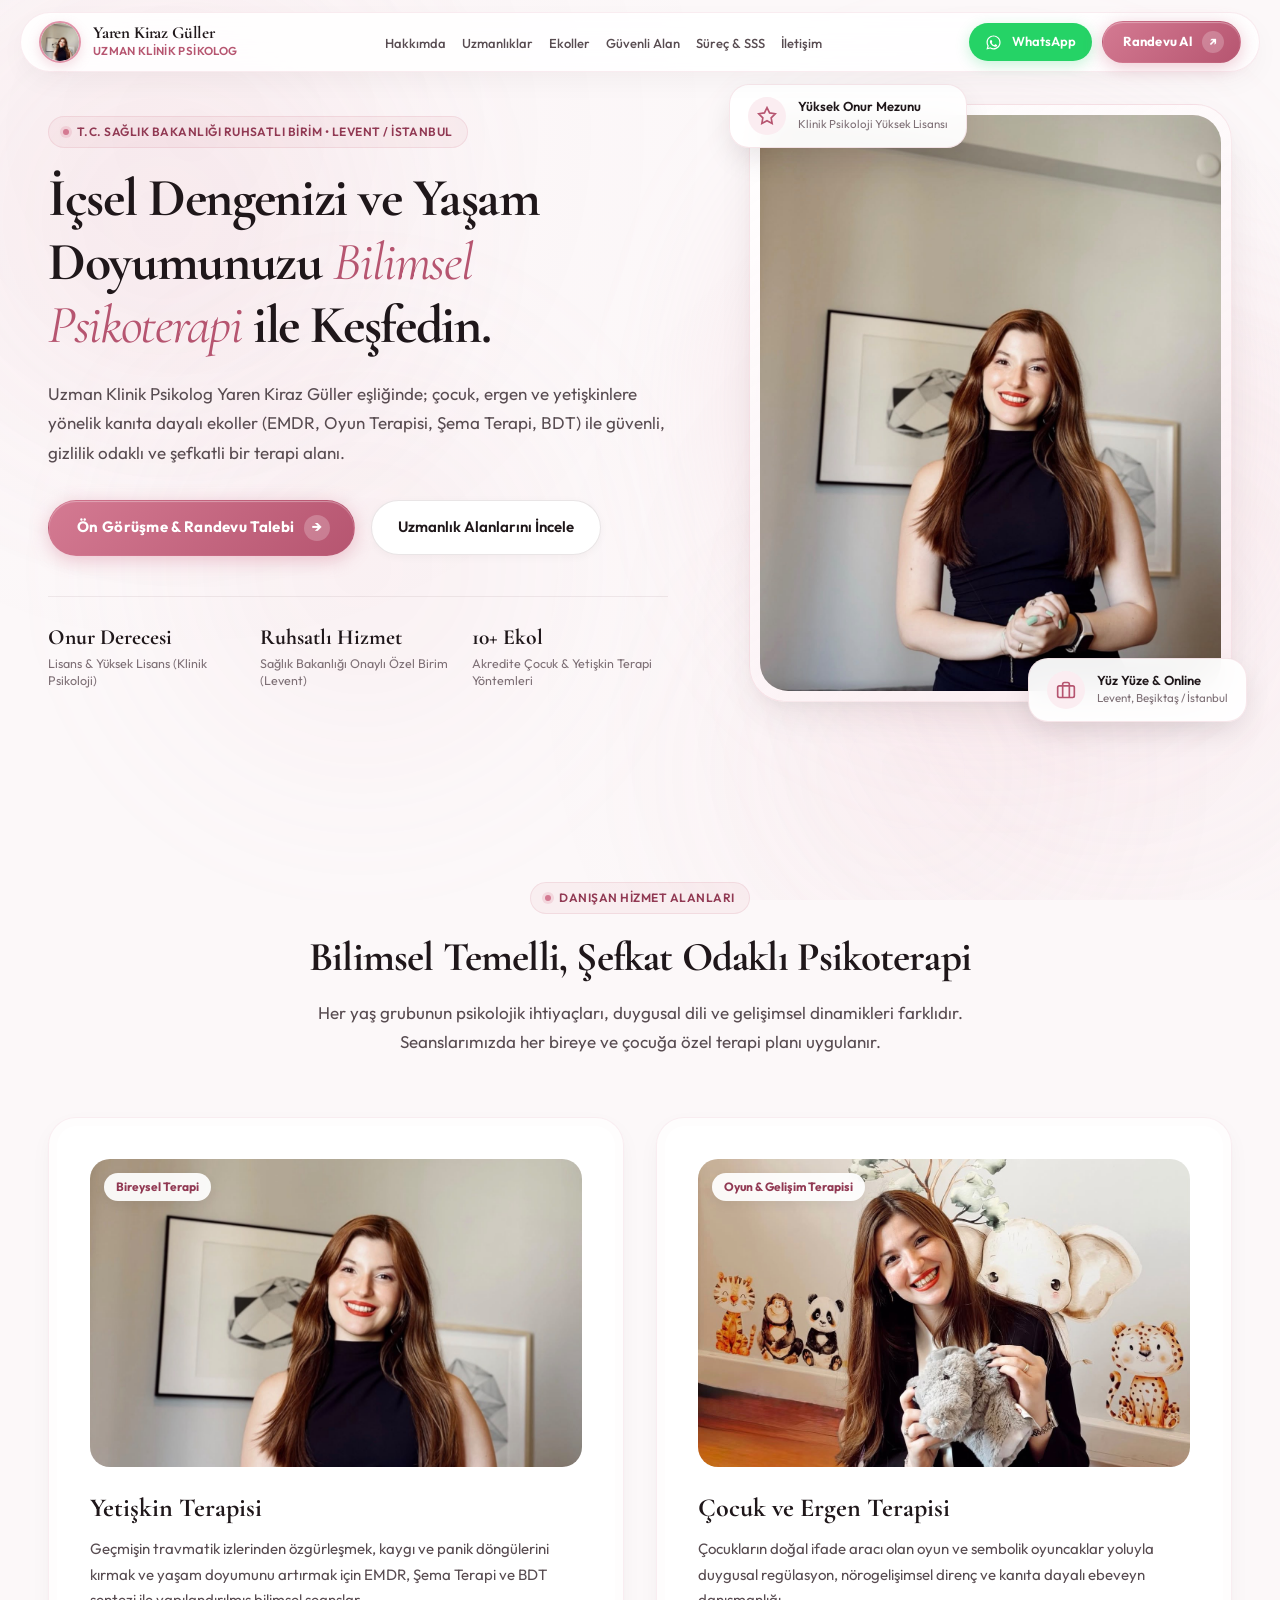
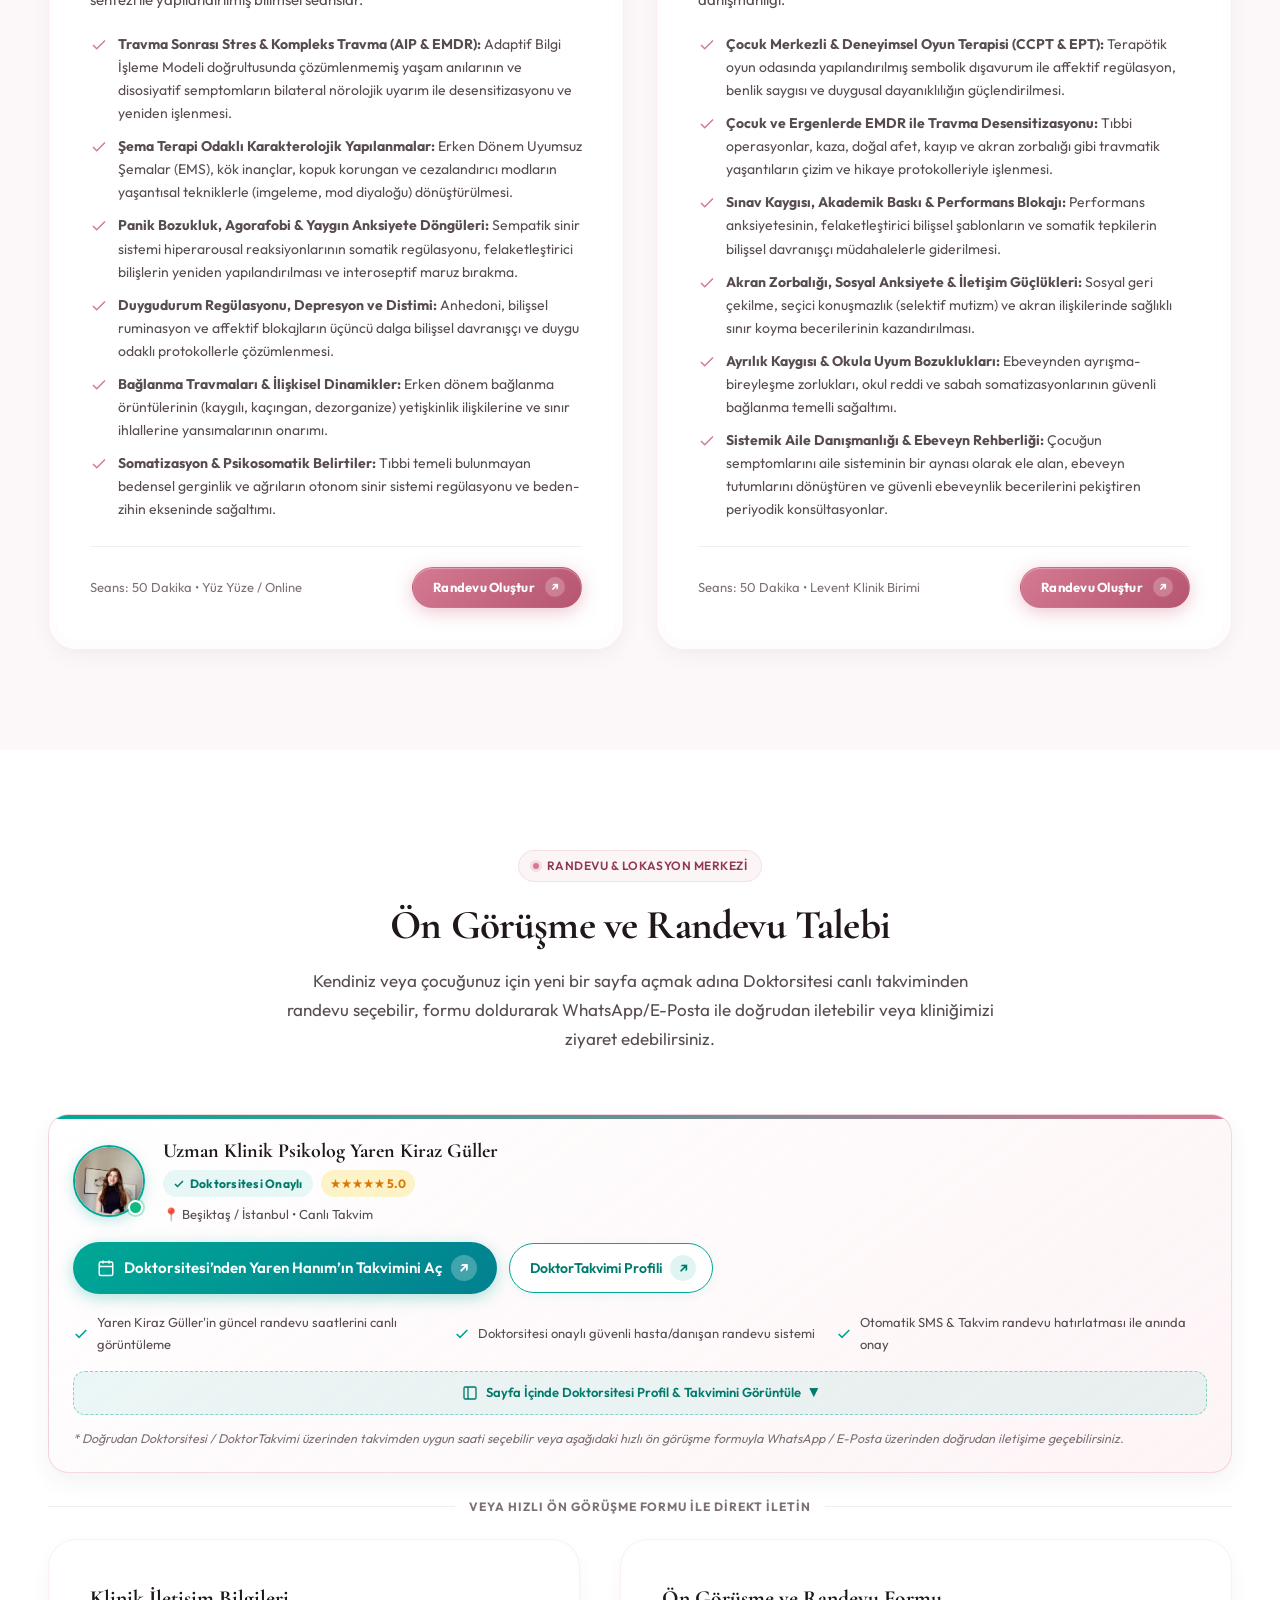
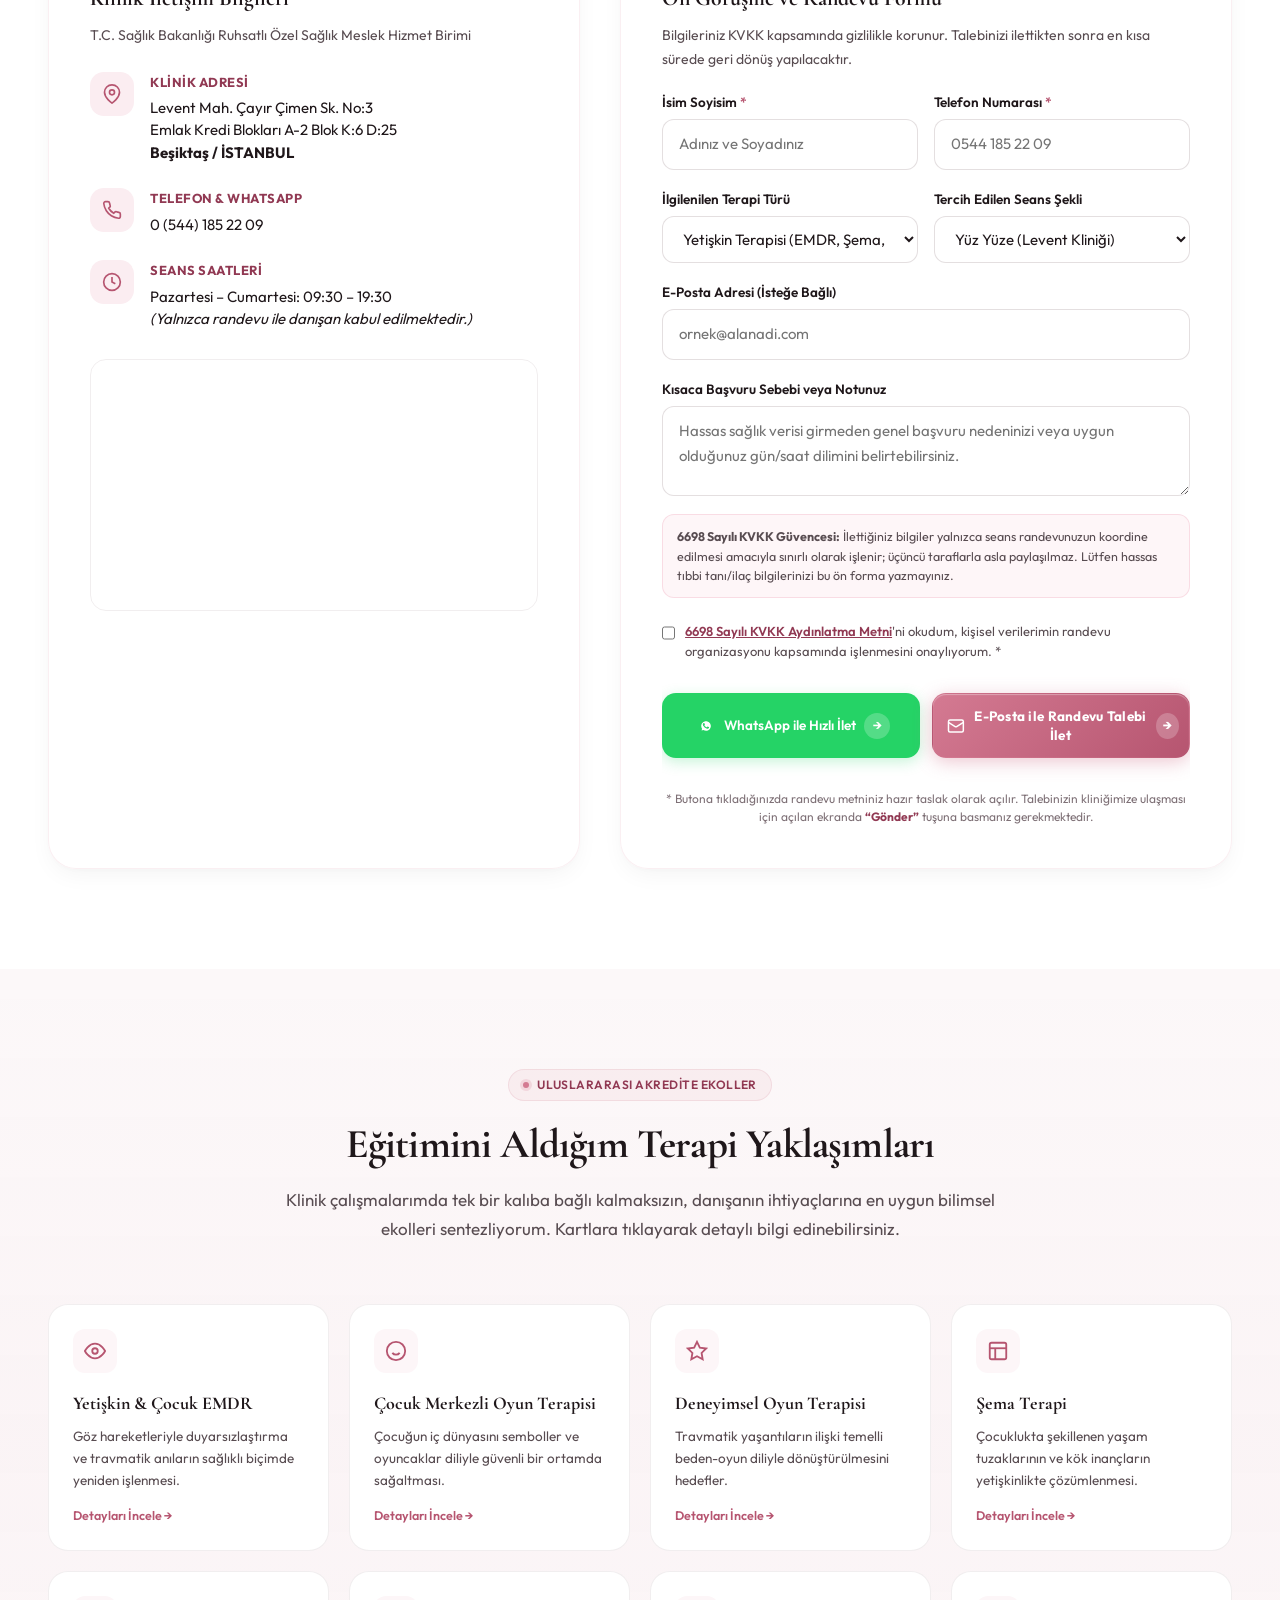
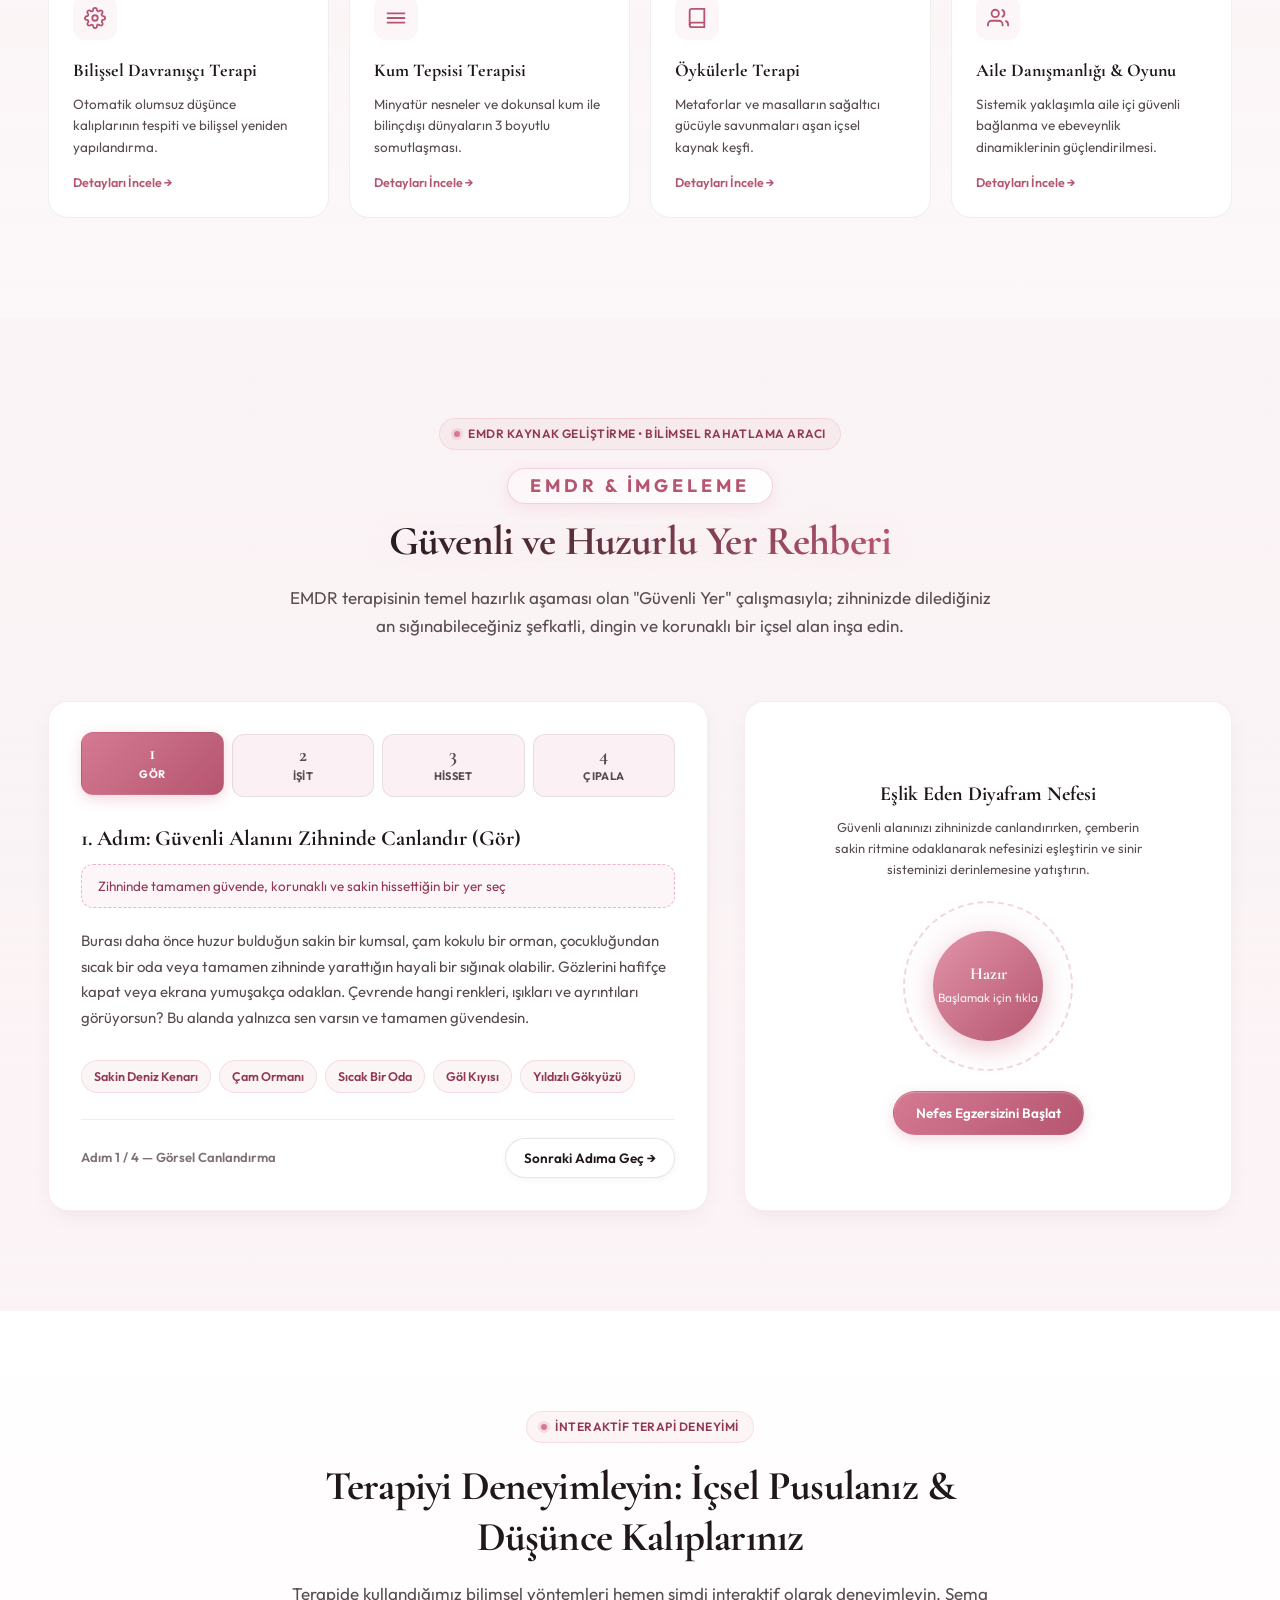
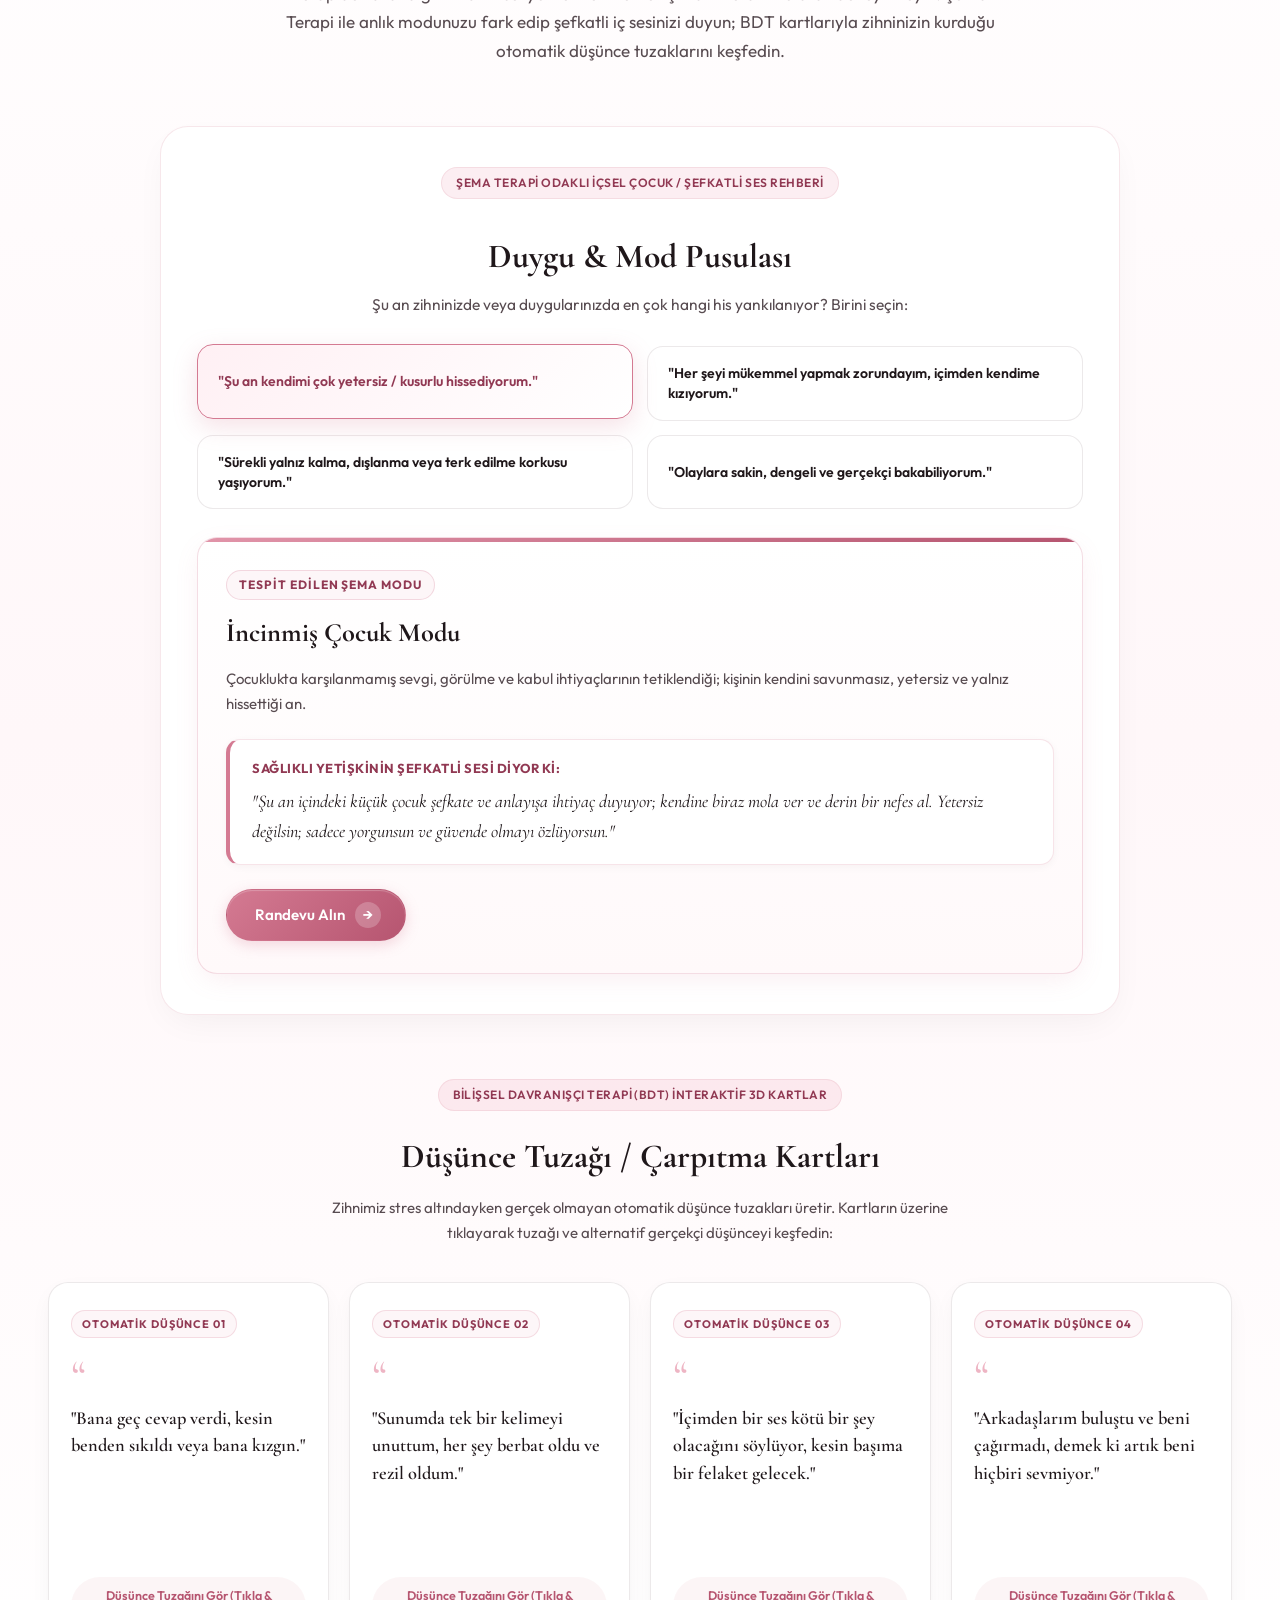
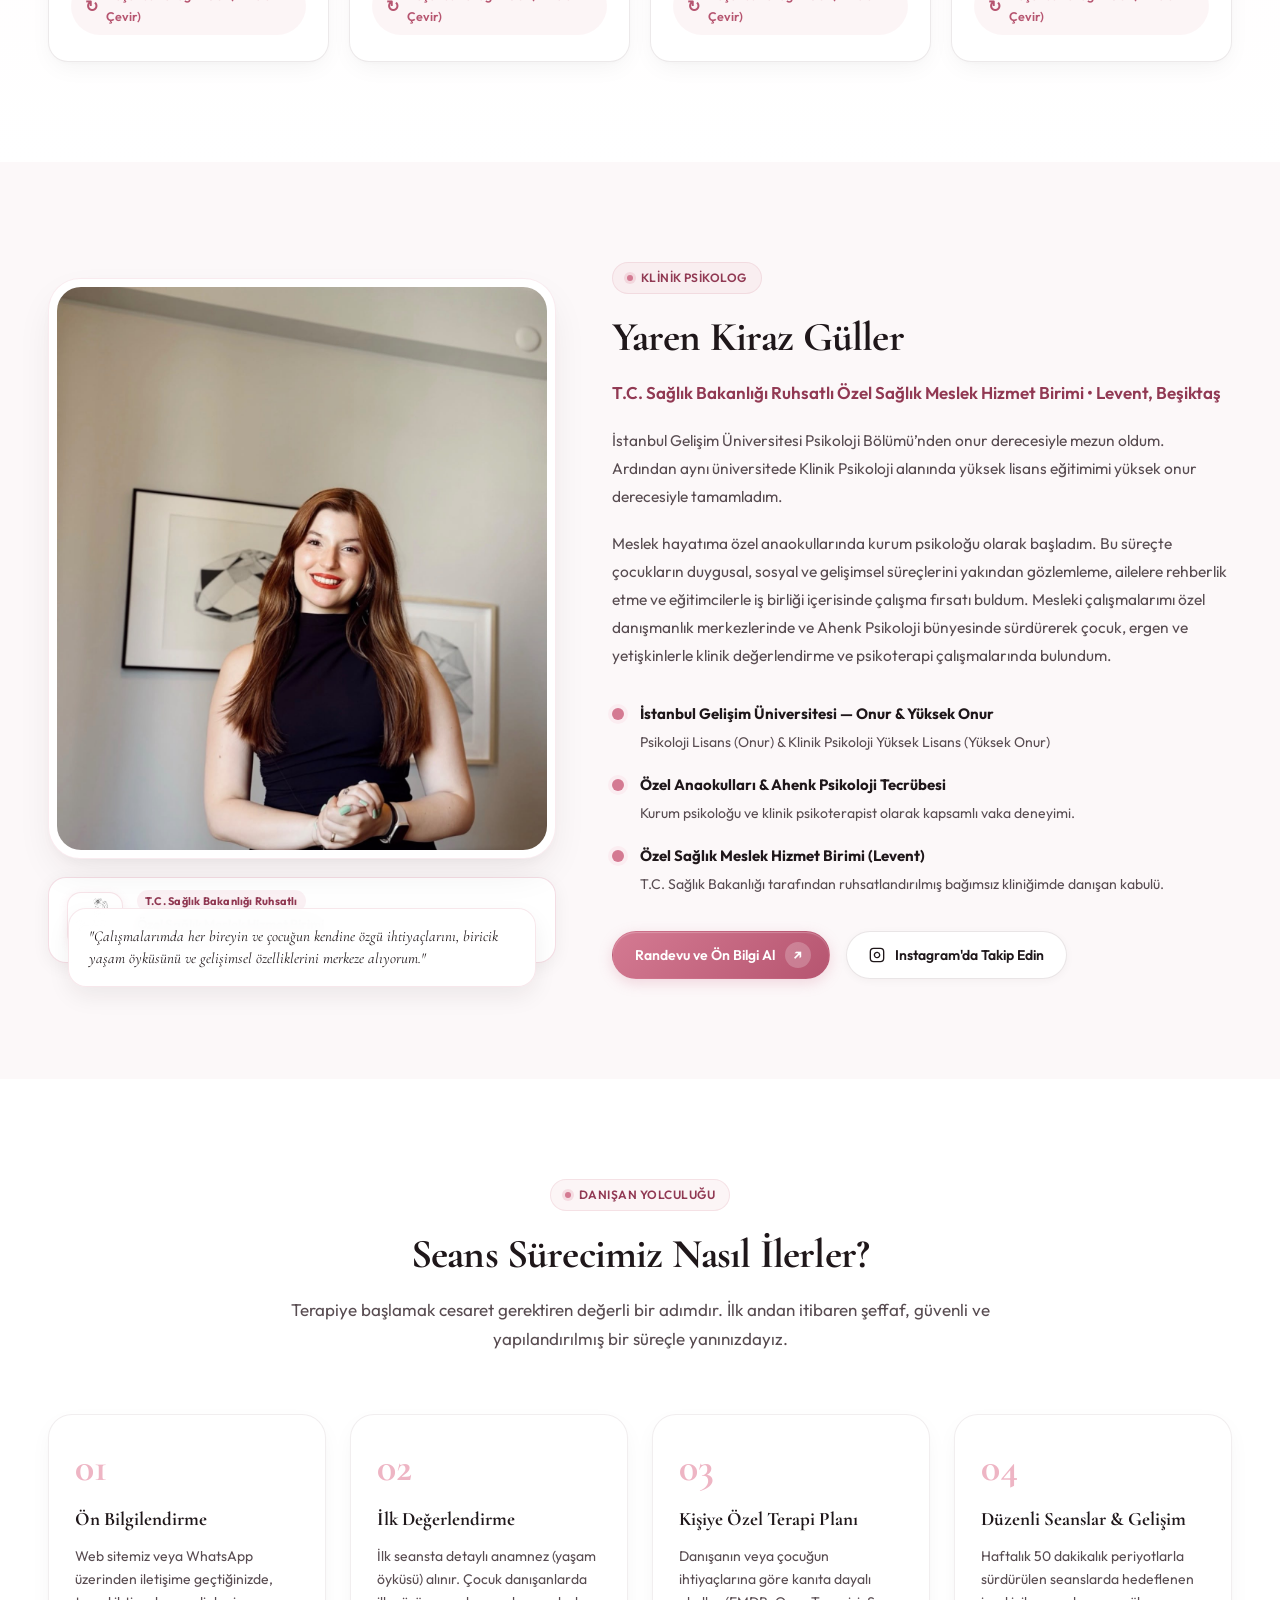
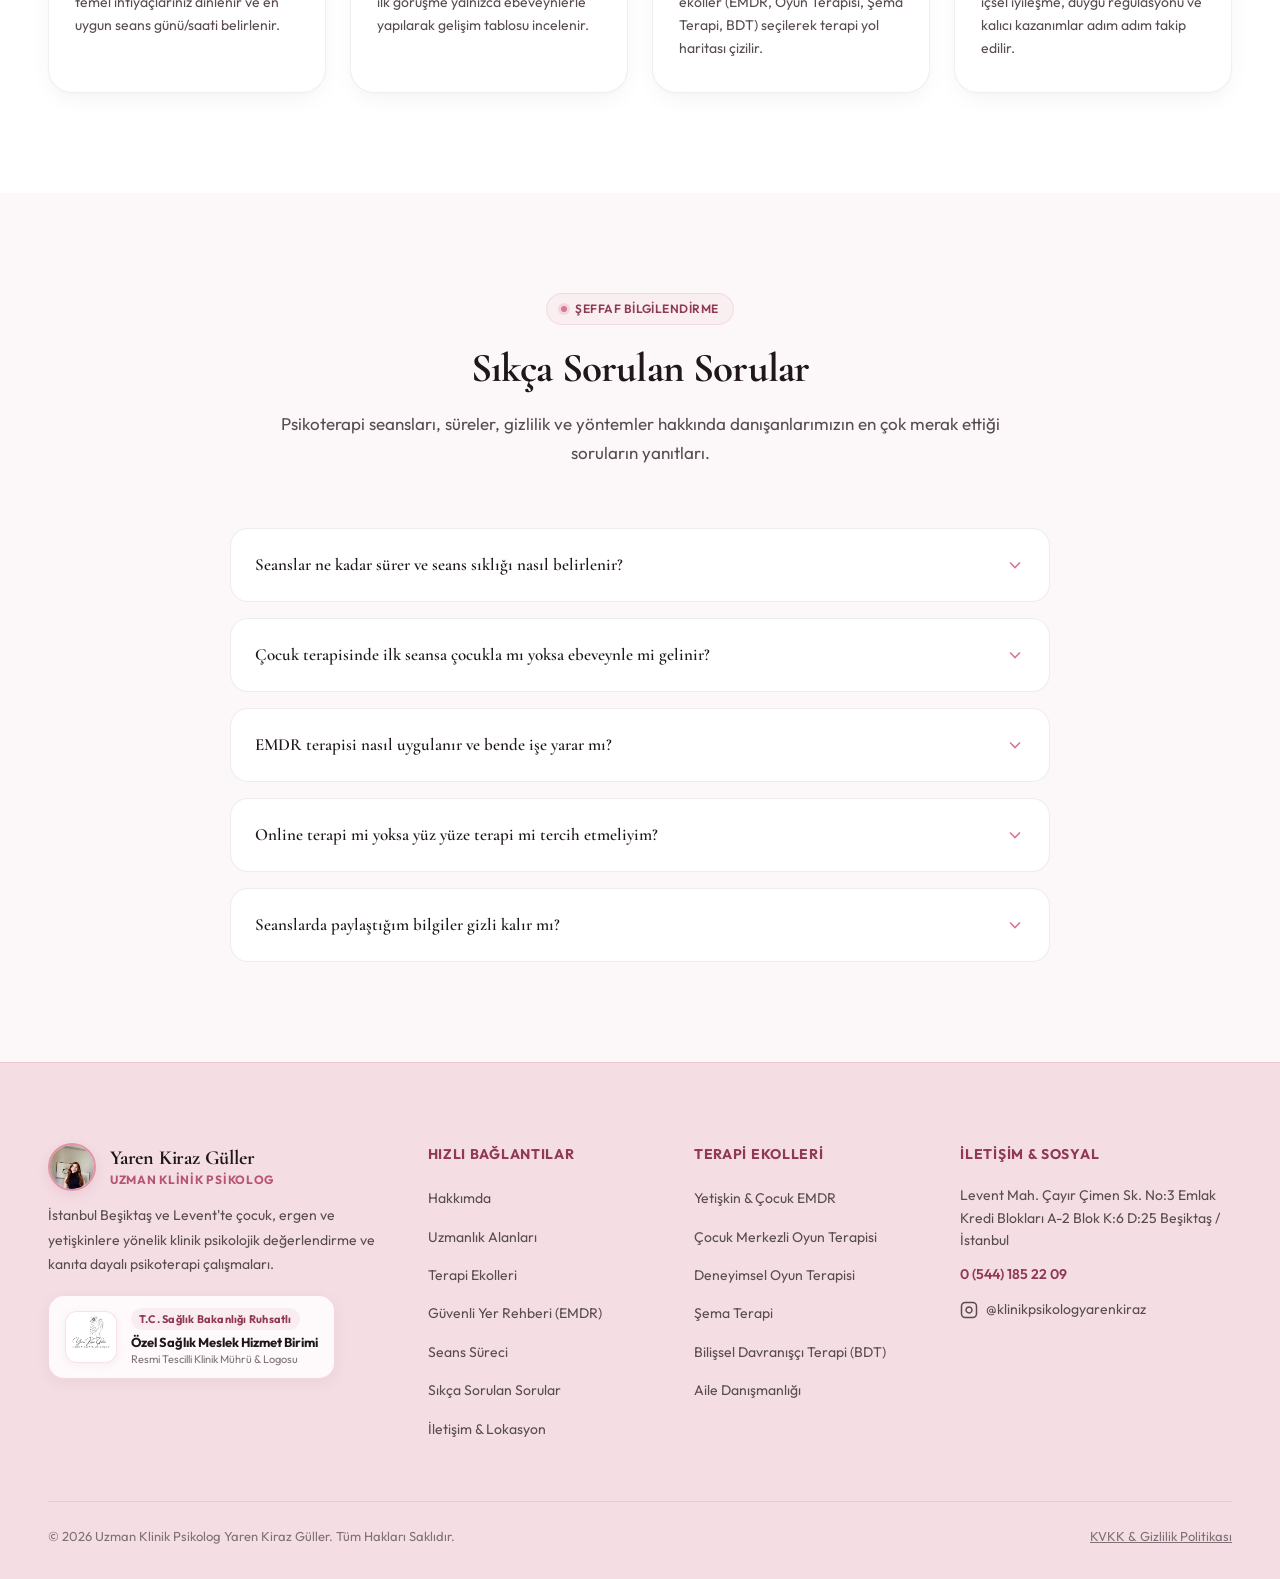
<file: index.html>
<!DOCTYPE html>
<html lang="tr">
<head>
  <meta charset="UTF-8">
  <meta name="viewport" content="width=device-width, initial-scale=1.0">
  
  <title>Klinik Psikolog Yaren Kiraz Güller | Levent Beşiktaş Çocuk, Ergen ve Yetişkin Terapisi</title>
  <meta name="description" content="İstanbul Levent'te T.C. Sağlık Bakanlığı ruhsatlı biriminde Klinik Psikolog Yaren Kiraz Güller ile Çocuk, Ergen ve Yetişkin Terapisi, EMDR ve Oyun Terapisi seansları.">
  <meta name="keywords" content="Klinik Psikolog Yaren Kiraz Güller, Levent psikolog, Beşiktaş psikolog, çocuk terapisi istanbul, oyun terapisi levent, EMDR terapisi istanbul, yetişkin terapisi levent">
  <meta name="author" content="Klinik Psikolog Yaren Kiraz Güller">
  <link rel="canonical" href="https://www.yarenkiraz.com/">

  <!-- Open Graph / Sosyal Medya -->
  <meta property="og:type" content="website">
  <meta property="og:url" content="https://www.yarenkiraz.com/">
  <meta property="og:title" content="Klinik Psikolog Yaren Kiraz Güller | Levent Beşiktaş Psikoterapi">
  <meta property="og:description" content="İstanbul Levent'te ruhsatlı sağlık meslek biriminde çocuk, ergen ve yetişkinlere yönelik kanıta dayalı klinik psikolojik değerlendirme ve psikoterapi.">
  <meta property="og:image" content="assets/images/yaren-kiraz-portrait.jpg">
  <meta property="og:locale" content="tr_TR">

  <!-- Twitter Meta -->
  <meta name="twitter:card" content="summary_large_image">
  <meta name="twitter:title" content="Klinik Psikolog Yaren Kiraz Güller">
  <meta name="twitter:description" content="İstanbul Levent'te çocuk, ergen ve yetişkinlere yönelik kanıta dayalı klinik psikolojik değerlendirme ve psikoterapi.">
  <meta name="twitter:image" content="assets/images/yaren-kiraz-portrait.jpg">

  <!-- Favicon & Manifest -->
  <link rel="icon" type="image/svg+xml" href="data:image/svg+xml,<svg xmlns='http://www.w3.org/2000/svg' viewBox='0 0 100 100'><circle cx='50' cy='50' r='48' fill='%23E05A7E'/><text x='50' y='64' font-size='44' font-family='serif' font-weight='bold' text-anchor='middle' fill='white'>YK</text></svg>">
  <link rel="manifest" href="manifest.json">
  <meta name="theme-color" content="#FCF8F9">

  <!-- Google Fonts Preconnect & Lüks Editoryal Tipografi -->
  <link rel="preconnect" href="https://fonts.googleapis.com">
  <link rel="preconnect" href="https://fonts.gstatic.com" crossorigin>
  <link href="https://fonts.googleapis.com/css2?family=Cormorant+Garamond:ital,wght@0,400;0,500;0,600;0,700;1,400;1,600&family=Outfit:wght@300;400;500;600;700&family=Plus+Jakarta+Sans:ital,wght@0,300;0,400;0,500;0,600;0,700;1,400&display=swap" rel="stylesheet">


  <!-- Google Search Console & Analytics Altyapısı (Gerçek ID eklendiğinde devreye girer) -->
  <meta name="google-site-verification" content="GOOGLE_SEARCH_CONSOLE_DOGRULAMA_KODU">
  <!-- 
  <script async src="https://www.googletagmanager.com/gtag/js?id=G-XXXXXXXXXX"></script>
  <script>
    window.dataLayer = window.dataLayer || [];
    function gtag(){dataLayer.push(arguments);}
    gtag('js', new Date());
    gtag('config', 'G-XXXXXXXXXX');
  </script>
  -->


  <!-- CSS Bağlantısı -->
  <link rel="stylesheet" href="assets/css/styles.css">

  <!-- Yapılandırılmış Veri: LocalBusiness & MedicalBusiness (JSON-LD) -->
  <script type="application/ld+json">
  {
    "@context": "https://schema.org",
    "@type": ["MedicalBusiness", "LocalBusiness"],
    "name": "Klinik Psikolog Yaren Kiraz Güller",
    "image": "https://www.yarenkiraz.com/assets/images/yaren-kiraz-portrait.jpg",
    "telephone": "+905441852209",
    "email": "info@yarenkiraz.com",
    "url": "https://www.yarenkiraz.com/",
    "address": {
      "@type": "PostalAddress",
      "streetAddress": "Levent Mah. Çayır Çimen Sk. No:3 Emlak Kredi Blokları A-2 Blok K:6 D:25",
      "addressLocality": "Beşiktaş",
      "addressRegion": "İstanbul",
      "postalCode": "34330",
      "addressCountry": "TR"
    },
    "geo": {
      "@type": "GeoCoordinates",
      "latitude": "41.0772",
      "longitude": "29.0145"
    },
    "openingHoursSpecification": [
      {
        "@type": "OpeningHoursSpecification",
        "dayOfWeek": ["Monday", "Tuesday", "Wednesday", "Thursday", "Friday", "Saturday"],
        "opens": "09:30",
        "closes": "19:30"
      }
    ],
    "sameAs": [
      "https://www.instagram.com/klinikpsikologyarenkiraz/"
    ],
    "medicalSpecialty": [
      "https://schema.org/Psychiatric",
      "Psychology",
      "ChildAndAdolescentTherapy",
      "AdultPsychotherapy"
    ],
    "priceRange": "$$"
  }
  </script>

  <!-- SSS Yapılandırılmış Verisi (FAQ Schema) -->
  <script type="application/ld+json">
  {
    "@context": "https://schema.org",
    "@type": "FAQPage",
    "mainEntity": [
      {
        "@type": "Question",
        "name": "Seanslar ne kadar sürer ve seans sıklığı nasıl belirlenir?",
        "acceptedAnswer": {
          "@type": "Answer",
          "text": "Bireysel yetişkin seansları ve çocuk oyun terapisi seansları standart olarak 50 dakika sürmektedir. Seans sıklığı, ilk değerlendirme görüşmesinde danışanın veya çocuğun ihtiyaçlarına göre haftada 1 seans olarak planlanır; ilerleyen süreçte terapist ve danışan ortak kararıyla seyreltilebilir."
        }
      },
      {
        "@type": "Question",
        "name": "Çocuk ve ergen terapisinde ebeveyn katılımı nasıl gerçekleşir?",
        "acceptedAnswer": {
          "@type": "Answer",
          "text": "Çocuk terapisinde ilk görüşme yalnızca ebeveynlerle gerçekleştirilir. Bu seansta çocuğun gelişim öyküsü, aile dinamikleri ve başvuru sebebi detaylıca alınır. Takip eden süreçte çocukla bireysel oyun terapisi yürütülürken, belirli aralıklarla (örneğin 4-5 seansta bir) ebeveyn danışmanlığı seansları yapılır."
        }
      },
      {
        "@type": "Question",
        "name": "EMDR Terapisi nedir ve kaç seansta sonuç verir?",
        "acceptedAnswer": {
          "@type": "Answer",
          "text": "EMDR, geçmişte yaşanmış ve zihinde kilitlenmiş travmatik veya zorlayıcı anıların çift yönlü uyarım (göz hareketleri, ses vb.) yoluyla yeniden işlenmesini sağlayan bilimsel bir yöntemdir. Seans sayısı travmanın derinliğine, tekil veya karmaşık oluşuna ve danışanın içsel kaynaklarına göre kişiden kişiye farklılık gösterir."
        }
      },
      {
        "@type": "Question",
        "name": "Terapi seanslarında gizlilik nasıl korunur?",
        "acceptedAnswer": {
          "@type": "Answer",
          "text": "Seans odasında konuşulan tüm bilgiler, Türk Psikologlar Derneği Etik Yönetmeliği ve KVKK hükümleri çerçevesinde kesin bir gizlilikle korunur. Danışanın açık yazılı onayı olmaksızın hiçbir üçüncü kişi veya kurumla bilgi paylaşılmaz (yalnızca danışanın veya bir başkasının hayati tehlikesi gibi yasal zorunluluk halleri istisnadır)."
        }
      }
    ]
  }
  </script>
</head>
<body>

  <!-- ===============================================================
       LÜKS SPLASH SCREEN (Karşılama Ekranı)
       =============================================================== -->
  <div id="splash-screen" class="splash-screen-overlay" data-speed="main" aria-hidden="true">
    <div class="splash-content">
      <div class="splash-avatar-glow"></div>
      <div class="splash-avatar-ring">
        <img src="assets/images/yaren-kiraz-portrait.jpg" alt="Uzman Klinik Psikolog Yaren Kiraz Güller" class="splash-avatar-img">
      </div>
      <div class="splash-eyebrow">T.C. Sağlık Bakanlığı Ruhsatlı Özel Sağlık Birimi</div>
      <h2 class="splash-title">Uzman Klinik Psikolog Yaren Kiraz Güller</h2>
      <p class="splash-quote">"İçsel dengenizi ve şefkatli bir terapi alanını keşfedin."</p>
      <div class="splash-loader-bar">
        <div class="splash-loader-progress"></div>
      </div>
    </div>
  </div>

  <!-- DİNAMİK YAŞAYAN ARKA PLAN AURALARI (Ambient Fluid Orbs) -->
  <div class="ambient-orbs-container" aria-hidden="true">
    <div class="ambient-orb orb-1"></div>
    <div class="ambient-orb orb-2"></div>
    <div class="ambient-orb orb-3"></div>
    <div class="ambient-orb orb-4"></div>
  </div>

  <!-- SCROLL PROGRESS BAR -->
  <div id="scroll-progress-bar" aria-hidden="true"></div>

  <!-- FLOATING ISLAND HEADER -->
  <header class="site-header">
    <nav class="nav-island" aria-label="Ana Gezinti">
      <div class="brand-wrapper">
        <a href="#ana-sayfa" class="brand-link" title="Uzman Klinik Psikolog Yaren Kiraz Güller">
          <img src="assets/images/yaren-kiraz-portrait.jpg" alt="Uzman Klinik Psikolog Yaren Kiraz Güller" class="brand-avatar-img">
          <div class="brand-text">
            <span class="brand-name">Yaren Kiraz Güller</span>
            <span class="brand-title">Uzman Klinik Psikolog</span>
          </div>
        </a>
      </div>

      <ul class="nav-links">
        <li><a href="hakkimda.html" class="nav-link">Hakkımda</a></li>
        <li><a href="uzmanliklar.html" class="nav-link">Uzmanlıklar</a></li>
        <li><a href="ekoller.html" class="nav-link">Ekoller</a></li>
        <li><a href="guvenli-alan.html" class="nav-link">Güvenli Alan</a></li>
        <li><a href="surec.html" class="nav-link">Süreç &amp; SSS</a></li>
        <li><a href="iletisim.html" class="nav-link">İletişim</a></li>
      </ul>

      <div class="nav-actions">
        <a href="https://wa.me/905441852209?text=Merhaba%20Uzman%20Klinik%20Psikolog%20Yaren%20Kiraz%20G%C3%BCller%2C%20seans%20bilgisi%20ve%20randevu%20hakk%C4%B1nda%20g%C3%B6r%C3%BC%C5%9Fmek%20istiyorum." 
           target="_blank" 
           rel="noopener noreferrer" 
           class="btn btn-whatsapp" 
           style="padding: 8px 16px; font-size: 0.8125rem;">
          <svg width="17" height="17" viewBox="0 0 24 24" fill="currentColor" aria-hidden="true">
            <path d="M12.04 2c-5.46 0-9.91 4.45-9.91 9.91 0 1.75.46 3.45 1.32 4.95L2.05 22l5.25-1.38c1.45.79 3.08 1.21 4.74 1.21 5.46 0 9.91-4.45 9.91-9.91 0-2.65-1.03-5.14-2.9-7.01A9.816 9.816 0 0 0 12.04 2zm.01 1.67c4.55 0 8.24 3.7 8.24 8.24 0 2.2-.86 4.28-2.42 5.83a8.19 8.19 0 0 1-5.82 2.42c-1.46 0-2.88-.39-4.14-1.12l-.3-.18-3.12.82.83-3.04-.19-.31a8.212 8.212 0 0 1-1.25-4.42c0-4.54 3.7-8.24 8.25-8.24zm4.52 11.66c-.25-.12-1.47-.72-1.7-.81-.23-.08-.4-.12-.57.12-.17.25-.66.81-.81.98-.15.17-.3.19-.55.07-.25-.12-1.05-.39-2-1.23-.74-.66-1.24-1.47-1.39-1.72-.15-.25-.02-.38.11-.5.11-.11.25-.29.37-.43.12-.15.17-.25.25-.42.08-.17.04-.32-.02-.44-.06-.12-.57-1.37-.78-1.88-.2-.49-.41-.43-.57-.44h-.48c-.17 0-.44.06-.67.31-.23.25-.88.86-.88 2.1 0 1.24.9 2.44 1.03 2.61.12.17 1.78 2.71 4.31 3.8.6.26 1.07.41 1.44.53.61.19 1.16.17 1.6.1.49-.07 1.47-.6 1.68-1.18.21-.58.21-1.07.15-1.18-.06-.11-.23-.18-.48-.3z"/>
          </svg>
          <span>WhatsApp</span>
        </a>

        <a href="#iletisim" class="btn btn-primary btn-randevu-highlight" style="padding: 9px 20px; font-size: 0.8125rem;">
          <span>Randevu Al</span>
          <span class="btn-nested-icon" aria-hidden="true" style="width: 22px; height: 22px; font-size: 0.75rem;">↗</span>
        </a>

        <button class="mobile-menu-toggle" aria-label="Menüyü Aç/Kapat" aria-expanded="false">
          <span class="hamburger-line"></span>
          <span class="hamburger-line"></span>
          <span class="hamburger-line"></span>
        </button>
      </div>
    </nav>
  </header>

  <!-- Mobil Drawer Menü & Karartma Örtüsü -->
  <div class="mobile-drawer-overlay" aria-hidden="true"></div>
  <aside class="mobile-drawer" role="dialog" aria-modal="true" aria-label="Mobil Gezinti Menüsü">
    <div class="mobile-drawer-header">
      <div class="mobile-drawer-brand">
        <img src="assets/images/yaren-kiraz-portrait.jpg" alt="Uzman Klinik Psikolog Yaren Kiraz Güller" class="mobile-drawer-avatar">
        <div class="mobile-drawer-brand-text">
          <span class="mobile-drawer-name">Yaren Kiraz Güller</span>
          <span class="mobile-drawer-badge">Uzman Klinik Psikolog</span>
        </div>
      </div>
      <button class="mobile-drawer-close" aria-label="Menüyü Kapat">
        <svg width="18" height="18" viewBox="0 0 24 24" fill="none" stroke="currentColor" stroke-width="2.2" stroke-linecap="round" stroke-linejoin="round">
          <line x1="18" y1="6" x2="6" y2="18"></line>
          <line x1="6" y1="6" x2="18" y2="18"></line>
        </svg>
      </button>
    </div>

    <div class="mobile-drawer-body">
      <nav class="mobile-nav" aria-label="Mobil Menü Linkleri">
        <ul class="mobile-drawer-links">
          <li>
            <a href="index.html" class="mobile-drawer-link active">
              <span class="mobile-link-inner">
                <span class="mobile-link-num">01</span>
                <span class="mobile-link-text">Ana Sayfa</span>
              </span>
              <span class="mobile-link-arrow">→</span>
            </a>
          </li>
          <li>
            <a href="hakkimda.html" class="mobile-drawer-link">
              <span class="mobile-link-inner">
                <span class="mobile-link-num">02</span>
                <span class="mobile-link-text">Hakkımda</span>
              </span>
              <span class="mobile-link-arrow">→</span>
            </a>
          </li>
          <li>
            <a href="uzmanliklar.html" class="mobile-drawer-link">
              <span class="mobile-link-inner">
                <span class="mobile-link-num">03</span>
                <span class="mobile-link-text">Uzmanlık Alanları</span>
              </span>
              <span class="mobile-link-arrow">→</span>
            </a>
          </li>
          <li>
            <a href="ekoller.html" class="mobile-drawer-link">
              <span class="mobile-link-inner">
                <span class="mobile-link-num">04</span>
                <span class="mobile-link-text">Terapi Ekolleri</span>
              </span>
              <span class="mobile-link-arrow">→</span>
            </a>
          </li>
          <li>
            <a href="guvenli-alan.html" class="mobile-drawer-link">
              <span class="mobile-link-inner">
                <span class="mobile-link-num">05</span>
                <span class="mobile-link-text">Güvenli Alan (EMDR)</span>
              </span>
              <span class="mobile-link-arrow">→</span>
            </a>
          </li>
          <li>
            <a href="surec.html" class="mobile-drawer-link">
              <span class="mobile-link-inner">
                <span class="mobile-link-num">06</span>
                <span class="mobile-link-text">Seans Süreci &amp; SSS</span>
              </span>
              <span class="mobile-link-arrow">→</span>
            </a>
          </li>
          <li>
            <a href="iletisim.html" class="mobile-drawer-link">
              <span class="mobile-link-inner">
                <span class="mobile-link-num">07</span>
                <span class="mobile-link-text">İletişim &amp; Randevu</span>
              </span>
              <span class="mobile-link-arrow">→</span>
            </a>
          </li>
        </ul>
      </nav>
    </div>

    <div class="mobile-drawer-footer">
      <div class="mobile-drawer-actions">
        <a href="https://wa.me/905441852209?text=Merhaba%20Klinik%20Psikolog%20Yaren%20Kiraz%20G%C3%BCller%2C%20seans%20bilgisi%20ve%20randevu%20hakk%C4%B1nda%20g%C3%B6r%C3%BC%C5%9Fmek%20istiyorum." 
           target="_blank" 
           rel="noopener noreferrer" 
           class="btn btn-whatsapp" 
           style="width: 100%; justify-content: center; padding: 12px 16px; font-size: 0.8125rem;">
          <svg width="17" height="17" viewBox="0 0 24 24" fill="currentColor">
            <path d="M12.04 2c-5.46 0-9.91 4.45-9.91 9.91 0 1.75.46 3.45 1.32 4.95L2.05 22l5.25-1.38c1.45.79 3.08 1.21 4.74 1.21 5.46 0 9.91-4.45 9.91-9.91 0-2.65-1.03-5.14-2.9-7.01A9.816 9.816 0 0 0 12.04 2zm.01 1.67c4.55 0 8.24 3.7 8.24 8.24 0 2.2-.86 4.28-2.42 5.83a8.19 8.19 0 0 1-5.82 2.42c-1.46 0-2.88-.39-4.14-1.12l-.3-.18-3.12.82.83-3.04-.19-.31a8.212 8.212 0 0 1-1.25-4.42c0-4.54 3.7-8.24 8.25-8.24zm4.52 11.66c-.25-.12-1.47-.72-1.7-.81-.23-.08-.4-.12-.57.12-.17.25-.66.81-.81.98-.15.17-.3.19-.55.07-.25-.12-1.05-.39-2-1.23-.74-.66-1.24-1.47-1.39-1.72-.15-.25-.02-.38.11-.5.11-.11.25-.29.37-.43.12-.15.17-.25.25-.42.08-.17.04-.32-.02-.44-.06-.12-.57-1.37-.78-1.88-.2-.49-.41-.43-.57-.44h-.48c-.17 0-.44.06-.67.31-.23.25-.88.86-.88 2.1 0 1.24.9 2.44 1.03 2.61.12.17 1.78 2.71 4.31 3.8.6.26 1.07.41 1.44.53.61.19 1.16.17 1.6.1.49-.07 1.47-.6 1.68-1.18.21-.58.21-1.07.15-1.18-.06-.11-.23-.18-.48-.3z"/>
          </svg>
          <span>WhatsApp Randevu Hattı</span>
        </a>
        <a href="tel:+905441852209" class="btn btn-secondary" style="width: 100%; justify-content: center; padding: 11px 16px; font-size: 0.8125rem;">
          <svg width="15" height="15" viewBox="0 0 24 24" fill="none" stroke="currentColor" stroke-width="2">
            <path d="M22 16.92v3a2 2 0 0 1-2.18 2 19.79 19.79 0 0 1-8.63-3.07 19.5 19.5 0 0 1-6-6 19.79 19.79 0 0 1-3.07-8.67A2 2 0 0 1 4.11 2h3a2 2 0 0 1 2 1.72 12.84 12.84 0 0 0 .7 2.81 2 2 0 0 1-.45 2.11L8.09 9.91a16 16 0 0 0 6 6l1.27-1.27a2 2 0 0 1 2.11-.45 12.84 12.84 0 0 0 2.81.7A2 2 0 0 1 22 16.92z"></path>
          </svg>
          <span>0 (544) 185 22 09</span>
        </a>
      </div>
      <div class="mobile-drawer-clinic-info">
        <p>Levent Mah. Çayır Çimen Sk. No:3 Beşiktaş / İstanbul</p>
      </div>
    </div>
  </aside>

  <main id="ana-sayfa">
    <!-- ===============================================================
         HERO SECTION
         =============================================================== -->
    <section class="hero-section">
      <div class="container">
        <div class="hero-grid">
          
          <div class="hero-content">
            <div class="eyebrow-badge">
              <span class="eyebrow-dot"></span>
              <span>T.C. Sağlık Bakanlığı Ruhsatlı Birim • Levent / İstanbul</span>
            </div>

            <h1 class="hero-title">
              İçsel Dengenizi ve Yaşam Doyumunuzu <em>Bilimsel Psikoterapi</em> ile Keşfedin.
            </h1>

            <p class="hero-lead">
              Uzman Klinik Psikolog Yaren Kiraz Güller eşliğinde; çocuk, ergen ve yetişkinlere yönelik kanıta dayalı ekoller (EMDR, Oyun Terapisi, Şema Terapi, BDT) ile güvenli, gizlilik odaklı ve şefkatli bir terapi alanı.
            </p>

            <div class="hero-cta-group">
              <a href="#iletisim" class="btn btn-primary btn-randevu-highlight" style="padding: 14px 28px; font-size: 0.9375rem;">
                <span>Ön Görüşme &amp; Randevu Talebi</span>
                <span class="btn-nested-icon" aria-hidden="true">→</span>
              </a>
              <a href="#uzmanliklar" class="btn btn-secondary" style="padding: 14px 26px; font-size: 0.9375rem;">
                <span>Uzmanlık Alanlarını İncele</span>
              </a>
            </div>

            <div class="hero-trust-bar">
              <div class="trust-item">
                <span class="trust-value">Onur Derecesi</span>
                <span class="trust-label">Lisans & Yüksek Lisans (Klinik Psikoloji)</span>
              </div>
              <div class="trust-item">
                <span class="trust-value">Ruhsatlı Hizmet</span>
                <span class="trust-label">Sağlık Bakanlığı Onaylı Özel Birim (Levent)</span>
              </div>
              <div class="trust-item">
                <span class="trust-value">10+ Ekol</span>
                <span class="trust-label">Akredite Çocuk & Yetişkin Terapi Yöntemleri</span>
              </div>
            </div>
          </div>

          <!-- Hero Portrait & Haptic Visual Composition -->
          <div class="hero-visual-wrapper">
            <div class="hero-visual-glow" aria-hidden="true"></div>
            <!-- 3D Tilt Wrapper -->
            <div class="tilt-card">
              <div class="hero-portrait-frame">
                <div class="hero-portrait-inner">
                  <img src="assets/images/yaren-kiraz-portrait.jpg" 
                       alt="Klinik Psikolog Yaren Kiraz Güller Portresi" 
                       class="hero-portrait-img"
                       width="660" 
                       height="804"
                       loading="eager"
                       fetchpriority="high">
                </div>
              </div>
            </div>

            <!-- Floating Credibility Badges -->
            <div class="floating-badge floating-badge-top" aria-hidden="true">
              <div class="floating-badge-icon">
                <svg width="20" height="20" viewBox="0 0 24 24" fill="none" stroke="currentColor" stroke-width="2">
                  <path d="M12 2l3.09 6.26L22 9.27l-5 4.87 1.18 6.88L12 17.77l-6.18 3.25L7 14.14 2 9.27l6.91-1.01L12 2z"></path>
                </svg>
              </div>
              <div>
                <div class="floating-badge-text">Yüksek Onur Mezunu</div>
                <div class="floating-badge-sub">Klinik Psikoloji Yüksek Lisansı</div>
              </div>
            </div>

            <div class="floating-badge floating-badge-bottom" aria-hidden="true">
              <div class="floating-badge-icon">
                <svg width="20" height="20" viewBox="0 0 24 24" fill="none" stroke="currentColor" stroke-width="2">
                  <rect x="2" y="7" width="20" height="14" rx="2" ry="2"></rect>
                  <path d="M16 21V5a2 2 0 0 0-2-2h-4a2 2 0 0 0-2 2v16"></path>
                </svg>
              </div>
              <div>
                <div class="floating-badge-text">Yüz Yüze & Online</div>
                <div class="floating-badge-sub">Levent, Beşiktaş / İstanbul</div>
              </div>
            </div>

          </div>

        </div>
      </div>
    </section>

    <!-- ===============================================================
         UZMANLIK ALANLARI SECTION (Çocuk & Ergen ve Yetişkin)
         =============================================================== -->
    <section id="uzmanliklar" class="section">
      <div class="container">
        
        <div class="section-header reveal-on-scroll">
          <div class="eyebrow-badge">
            <span class="eyebrow-dot"></span>
            <span>Danışan Hizmet Alanları</span>
          </div>
          <h2 class="section-title">Bilimsel Temelli, Şefkat Odaklı Psikoterapi</h2>
          <p class="section-description">
            Her yaş grubunun psikolojik ihtiyaçları, duygusal dili ve gelişimsel dinamikleri farklıdır. Seanslarımızda her bireye ve çocuğa özel terapi planı uygulanır.
          </p>
        </div>

        <div class="services-grid">

          <!-- KART 1: Yetişkin Terapisi -->
          <div class="double-bezel-outer tilt-card reveal-on-scroll stagger-1">
            <div class="double-bezel-inner service-card">
              <div class="service-image-box">
                <img src="assets/images/yaren-kiraz-portrait.jpg" 
                     alt="Yetişkin Terapisi Seansı - Uzman Klinik Psikolog Yaren Kiraz Güller" 
                     class="service-image" 
                     loading="lazy">
                <span class="service-tag">Bireysel Terapi</span>
              </div>

              <h3 class="service-title">Yetişkin Terapisi</h3>
              <p class="service-desc">
                Geçmişin travmatik izlerinden özgürleşmek, kaygı ve panik döngülerini kırmak ve yaşam doyumunu artırmak için EMDR, Şema Terapi ve BDT sentezi ile yapılandırılmış bilimsel seanslar.
              </p>

              <ul class="service-features-list">
                <li class="service-feature-item">
                  <svg class="service-feature-icon" viewBox="0 0 24 24" fill="none" stroke="currentColor" stroke-width="2">
                    <polyline points="20 6 9 17 4 12"></polyline>
                  </svg>
                  <span><strong>Travma Sonrası Stres &amp; Kompleks Travma (AIP &amp; EMDR):</strong> Adaptif Bilgi İşleme Modeli doğrultusunda çözümlenmemiş yaşam anılarının ve disosiyatif semptomların bilateral nörolojik uyarım ile desensitizasyonu ve yeniden işlenmesi.</span>
                </li>
                <li class="service-feature-item">
                  <svg class="service-feature-icon" viewBox="0 0 24 24" fill="none" stroke="currentColor" stroke-width="2">
                    <polyline points="20 6 9 17 4 12"></polyline>
                  </svg>
                  <span><strong>Şema Terapi Odaklı Karakterolojik Yapılanmalar:</strong> Erken Dönem Uyumsuz Şemalar (EMS), kök inançlar, kopuk korungan ve cezalandırıcı modların yaşantısal tekniklerle (imgeleme, mod diyaloğu) dönüştürülmesi.</span>
                </li>
                <li class="service-feature-item">
                  <svg class="service-feature-icon" viewBox="0 0 24 24" fill="none" stroke="currentColor" stroke-width="2">
                    <polyline points="20 6 9 17 4 12"></polyline>
                  </svg>
                  <span><strong>Panik Bozukluk, Agorafobi &amp; Yaygın Anksiyete Döngüleri:</strong> Sempatik sinir sistemi hiperarousal reaksiyonlarının somatik regülasyonu, felaketleştirici bilişlerin yeniden yapılandırılması ve interoseptif maruz bırakma.</span>
                </li>
                <li class="service-feature-item">
                  <svg class="service-feature-icon" viewBox="0 0 24 24" fill="none" stroke="currentColor" stroke-width="2">
                    <polyline points="20 6 9 17 4 12"></polyline>
                  </svg>
                  <span><strong>Duygudurum Regülasyonu, Depresyon ve Distimi:</strong> Anhedoni, bilişsel ruminasyon ve affektif blokajların üçüncü dalga bilişsel davranışçı ve duygu odaklı protokollerle çözümlenmesi.</span>
                </li>
                <li class="service-feature-item">
                  <svg class="service-feature-icon" viewBox="0 0 24 24" fill="none" stroke="currentColor" stroke-width="2">
                    <polyline points="20 6 9 17 4 12"></polyline>
                  </svg>
                  <span><strong>Bağlanma Travmaları &amp; İlişkisel Dinamikler:</strong> Erken dönem bağlanma örüntülerinin (kaygılı, kaçıngan, dezorganize) yetişkinlik ilişkilerine ve sınır ihlallerine yansımalarının onarımı.</span>
                </li>
                <li class="service-feature-item">
                  <svg class="service-feature-icon" viewBox="0 0 24 24" fill="none" stroke="currentColor" stroke-width="2">
                    <polyline points="20 6 9 17 4 12"></polyline>
                  </svg>
                  <span><strong>Somatizasyon &amp; Psikosomatik Belirtiler:</strong> Tıbbi temeli bulunmayan bedensel gerginlik ve ağrıların otonom sinir sistemi regülasyonu ve beden-zihin ekseninde sağaltımı.</span>
                </li>
              </ul>

              <div class="service-footer">
                <span style="font-size: 0.8125rem; color: var(--text-muted);">Seans: 50 Dakika • Yüz Yüze / Online</span>
                <a href="#iletisim" class="btn btn-primary btn-randevu-highlight" style="padding: 9px 20px; font-size: 0.8125rem;">
                  <span>Randevu Oluştur</span>
                  <span class="btn-nested-icon" style="width: 20px; height: 20px; font-size: 0.75rem;">↗</span>
                </a>
              </div>
            </div>
          </div>

          <!-- KART 2: Çocuk ve Ergen Terapisi (Oyun Terapisi Görseliyle) -->
          <div class="double-bezel-outer tilt-card reveal-on-scroll stagger-2">
            <div class="double-bezel-inner service-card">
              <div class="service-image-box">
                <img src="assets/images/yaren-kiraz-cocuk-oyun-terapisi.jpg" 
                     alt="Çocuk ve Ergen Oyun Terapisi - Uzman Klinik Psikolog Yaren Kiraz Güller" 
                     class="service-image" 
                     loading="lazy">
                <span class="service-tag">Oyun & Gelişim Terapisi</span>
              </div>

              <h3 class="service-title">Çocuk ve Ergen Terapisi</h3>
              <p class="service-desc">
                Çocukların doğal ifade aracı olan oyun ve sembolik oyuncaklar yoluyla duygusal regülasyon, nörogelişimsel direnç ve kanıta dayalı ebeveyn danışmanlığı.
              </p>

              <ul class="service-features-list">
                <li class="service-feature-item">
                  <svg class="service-feature-icon" viewBox="0 0 24 24" fill="none" stroke="currentColor" stroke-width="2">
                    <polyline points="20 6 9 17 4 12"></polyline>
                  </svg>
                  <span><strong>Çocuk Merkezli &amp; Deneyimsel Oyun Terapisi (CCPT &amp; EPT):</strong> Terapötik oyun odasında yapılandırılmış sembolik dışavurum ile affektif regülasyon, benlik saygısı ve duygusal dayanıklılığın güçlendirilmesi.</span>
                </li>
                <li class="service-feature-item">
                  <svg class="service-feature-icon" viewBox="0 0 24 24" fill="none" stroke="currentColor" stroke-width="2">
                    <polyline points="20 6 9 17 4 12"></polyline>
                  </svg>
                  <span><strong>Çocuk ve Ergenlerde EMDR ile Travma Desensitizasyonu:</strong> Tıbbi operasyonlar, kaza, doğal afet, kayıp ve akran zorbalığı gibi travmatik yaşantıların çizim ve hikaye protokolleriyle işlenmesi.</span>
                </li>
                <li class="service-feature-item">
                  <svg class="service-feature-icon" viewBox="0 0 24 24" fill="none" stroke="currentColor" stroke-width="2">
                    <polyline points="20 6 9 17 4 12"></polyline>
                  </svg>
                  <span><strong>Sınav Kaygısı, Akademik Baskı &amp; Performans Blokajı:</strong> Performans anksiyetesinin, felaketleştirici bilişsel şablonların ve somatik tepkilerin bilişsel davranışçı müdahalelerle giderilmesi.</span>
                </li>
                <li class="service-feature-item">
                  <svg class="service-feature-icon" viewBox="0 0 24 24" fill="none" stroke="currentColor" stroke-width="2">
                    <polyline points="20 6 9 17 4 12"></polyline>
                  </svg>
                  <span><strong>Akran Zorbalığı, Sosyal Anksiyete &amp; İletişim Güçlükleri:</strong> Sosyal geri çekilme, seçici konuşmazlık (selektif mutizm) ve akran ilişkilerinde sağlıklı sınır koyma becerilerinin kazandırılması.</span>
                </li>
                <li class="service-feature-item">
                  <svg class="service-feature-icon" viewBox="0 0 24 24" fill="none" stroke="currentColor" stroke-width="2">
                    <polyline points="20 6 9 17 4 12"></polyline>
                  </svg>
                  <span><strong>Ayrılık Kaygısı &amp; Okula Uyum Bozuklukları:</strong> Ebeveynden ayrışma-bireyleşme zorlukları, okul reddi ve sabah somatizasyonlarının güvenli bağlanma temelli sağaltımı.</span>
                </li>
                <li class="service-feature-item">
                  <svg class="service-feature-icon" viewBox="0 0 24 24" fill="none" stroke="currentColor" stroke-width="2">
                    <polyline points="20 6 9 17 4 12"></polyline>
                  </svg>
                  <span><strong>Sistemik Aile Danışmanlığı &amp; Ebeveyn Rehberliği:</strong> Çocuğun semptomlarını aile sisteminin bir aynası olarak ele alan, ebeveyn tutumlarını dönüştüren ve güvenli ebeveynlik becerilerini pekiştiren periyodik konsültasyonlar.</span>
                </li>
              </ul>

              <div class="service-footer">
                <span style="font-size: 0.8125rem; color: var(--text-muted);">Seans: 50 Dakika • Levent Klinik Birimi</span>
                <a href="#iletisim" class="btn btn-primary btn-randevu-highlight" style="padding: 9px 20px; font-size: 0.8125rem;">
                  <span>Randevu Oluştur</span>
                  <span class="btn-nested-icon" style="width: 20px; height: 20px; font-size: 0.75rem;">↗</span>
                </a>
              </div>
            </div>
          </div>

        </div>

      </div>
    </section>

    <!-- ===============================================================
         İLETİŞİM, RANDEVU & LOKASYON HUB (Öncelikli Konum)
         =============================================================== -->
    <section id="iletisim" class="section" style="background-color: var(--warm-surface);">
      <div class="container">
        
        <div class="section-header reveal-on-scroll">
          <div class="eyebrow-badge">
            <span class="eyebrow-dot"></span>
            <span>Randevu &amp; Lokasyon Merkezi</span>
          </div>
          <h2 class="section-title">Ön Görüşme ve Randevu Talebi</h2>
          <p class="section-description">
            Kendiniz veya çocuğunuz için yeni bir sayfa açmak adına Doktorsitesi canlı takviminden randevu seçebilir, formu doldurarak WhatsApp/E-Posta ile doğrudan iletebilir veya kliniğimizi ziyaret edebilirsiniz.
          </p>
        </div>

        <!-- Doktorsitesi / Uzman Klinik Psikolog Yaren Kiraz Güller Doğrudan Randevu Takvimi -->
        <div class="doktorsitesi-booking-card reveal-on-scroll">
          <div class="doktorsitesi-profile-row">
            <div class="doktorsitesi-expert-avatar-wrap">
              <img src="assets/images/yaren-kiraz-portrait.jpg" 
                   alt="Uzman Klinik Psikolog Yaren Kiraz Güller" 
                   class="doktorsitesi-expert-img" 
                   width="72" 
                   height="72" 
                   loading="lazy">
              <span class="doktorsitesi-online-status" title="Canlı Seans Ajandası Açık ve Aktif"></span>
            </div>
            
            <div class="doktorsitesi-expert-info">
              <h3 class="doktorsitesi-expert-name">Uzman Klinik Psikolog Yaren Kiraz Güller</h3>
              <div class="doktorsitesi-platform-tag">
                <span class="doktorsitesi-badge-official">
                  <svg width="12" height="12" viewBox="0 0 24 24" fill="none" stroke="currentColor" stroke-width="3"><polyline points="20 6 9 17 4 12"></polyline></svg>
                  Doktorsitesi Onaylı
                </span>
                <span class="doktorsitesi-rating-stars">★★★★★ 5.0</span>
              </div>
              <p class="doktorsitesi-expert-meta">
                <span>📍 Beşiktaş / İstanbul • Canlı Takvim</span>
              </p>
            </div>
          </div>

          <div class="doktorsitesi-action-group">
            <a href="https://www.doktorsitesi.com/klinik-psikolog-yaren-kiraz/psikoloji-klinik-psikolog/istanbul" 
               target="_blank" 
               rel="noopener noreferrer" 
               class="btn btn-doktorsitesi" 
               id="doktorsitesi-takvim-link"
               title="Uzman Klinik Psikolog Yaren Kiraz Güller'in Doktorsitesi canlı randevu takvimini açın">
              <svg width="18" height="18" viewBox="0 0 24 24" fill="none" stroke="currentColor" stroke-width="2">
                <rect x="3" y="4" width="18" height="18" rx="2" ry="2"></rect>
                <line x1="16" y1="2" x2="16" y2="6"></line>
                <line x1="8" y1="2" x2="8" y2="6"></line>
                <line x1="3" y1="10" x2="21" y2="10"></line>
              </svg>
              <span>Doktorsitesi’nden Yaren Hanım’ın Takvimini Aç</span>
              <span class="btn-nested-icon" aria-hidden="true" style="background: rgba(255,255,255,0.25);">↗</span>
            </a>

            <a href="https://www.doktortakvimi.com/profil/yaren-kiraz-2" 
               target="_blank" 
               rel="noopener noreferrer" 
               class="btn btn-doktortakvimi-secondary" 
               id="doktortakvimi-link"
               title="DoktorTakvimi üzerinden Yaren Kiraz Güller profilini görüntüleyin">
              <span>DoktorTakvimi Profili</span>
              <span class="btn-nested-icon" aria-hidden="true" style="background: rgba(0,168,150,0.12); color: #007A6C;">↗</span>
            </a>
          </div>

          <div class="doktorsitesi-features">
            <div class="doktorsitesi-feature-item">
              <svg width="16" height="16" viewBox="0 0 24 24" fill="none" stroke="currentColor" stroke-width="2.5"><polyline points="20 6 9 17 4 12"></polyline></svg>
              <span>Yaren Kiraz Güller'in güncel randevu saatlerini canlı görüntüleme</span>
            </div>
            <div class="doktorsitesi-feature-item">
              <svg width="16" height="16" viewBox="0 0 24 24" fill="none" stroke="currentColor" stroke-width="2.5"><polyline points="20 6 9 17 4 12"></polyline></svg>
              <span>Doktorsitesi onaylı güvenli hasta/danışan randevu sistemi</span>
            </div>
            <div class="doktorsitesi-feature-item">
              <svg width="16" height="16" viewBox="0 0 24 24" fill="none" stroke="currentColor" stroke-width="2.5"><polyline points="20 6 9 17 4 12"></polyline></svg>
              <span>Otomatik SMS &amp; Takvim randevu hatırlatması ile anında onay</span>
            </div>
          </div>

          <!-- Sayfa İçi Canlı Takvim Görüntüleme Opsiyonu -->
          <div class="doktorsitesi-embed-toggle-wrap">
            <button type="button" class="btn-toggle-doktorsitesi-frame" aria-expanded="false">
              <svg width="16" height="16" viewBox="0 0 24 24" fill="none" stroke="currentColor" stroke-width="2">
                <rect x="3" y="3" width="18" height="18" rx="2" ry="2"></rect>
                <line x1="9" y1="3" x2="9" y2="21"></line>
              </svg>
              <span class="toggle-label">Sayfa İçinde Doktorsitesi Profil &amp; Takvimini Görüntüle</span>
              <span class="embed-caret" aria-hidden="true">▼</span>
            </button>
            <div class="doktorsitesi-frame-container" style="display: none;">
              <div class="doktorsitesi-frame-bar">
                <div class="doktorsitesi-frame-dots">
                  <span class="doktorsitesi-frame-dot red"></span>
                  <span class="doktorsitesi-frame-dot yellow"></span>
                  <span class="doktorsitesi-frame-dot green"></span>
                  <span class="doktorsitesi-frame-url">doktorsitesi.com/klinik-psikolog-yaren-kiraz</span>
                </div>
                <a href="https://www.doktorsitesi.com/klinik-psikolog-yaren-kiraz/psikoloji-klinik-psikolog/istanbul" 
                   target="_blank" 
                   rel="noopener noreferrer" 
                   class="doktorsitesi-frame-external">Tam Ekran Aç ↗</a>
              </div>
              <iframe class="doktorsitesi-iframe" 
                      data-src="https://www.doktorsitesi.com/klinik-psikolog-yaren-kiraz/psikoloji-klinik-psikolog/istanbul" 
                      title="Uzman Klinik Psikolog Yaren Kiraz Güller Doktorsitesi Canlı Takvim ve Randevu Profili" 
                      loading="lazy">
              </iframe>
            </div>
          </div>

          <p class="doktorsitesi-footer-note">
            <em>* Doğrudan Doktorsitesi / DoktorTakvimi üzerinden takvimden uygun saati seçebilir veya aşağıdaki hızlı ön görüşme formuyla WhatsApp / E-Posta üzerinden doğrudan iletişime geçebilirsiniz.</em>
          </p>
        </div>

        <div class="appointment-channels-divider">
          <span>VEYA HIZLI ÖN GÖRÜŞME FORMU İLE DİREKT İLETİN</span>
        </div>

        <div class="contact-grid">

          <!-- Sol: İletişim Detayları ve Lokasyon Kartı -->
          <div class="double-bezel-outer">
            <div class="double-bezel-inner contact-info-card">
              <h3 style="font-family: var(--font-serif); font-size: 1.35rem; color: var(--text-primary); margin-bottom: 8px;">
                Klinik İletişim Bilgileri
              </h3>
              <p style="font-size: 0.875rem; color: var(--text-secondary);">
                T.C. Sağlık Bakanlığı Ruhsatlı Özel Sağlık Meslek Hizmet Birimi
              </p>

              <div class="contact-detail-group">
                
                <div class="contact-detail-item">
                  <div class="contact-icon-bubble">
                    <svg width="20" height="20" viewBox="0 0 24 24" fill="none" stroke="currentColor" stroke-width="2">
                      <path d="M21 10c0 7-9 13-9 13s-9-6-9-13a9 9 0 0 1 18 0z"></path>
                      <circle cx="12" cy="10" r="3"></circle>
                    </svg>
                  </div>
                  <div>
                    <div class="contact-detail-title">Klinik Adresi</div>
                    <div class="contact-detail-text">
                      Levent Mah. Çayır Çimen Sk. No:3<br>
                      Emlak Kredi Blokları A-2 Blok K:6 D:25<br>
                      <strong>Beşiktaş / İSTANBUL</strong>
                    </div>
                  </div>
                </div>

                <div class="contact-detail-item">
                  <div class="contact-icon-bubble">
                    <svg width="20" height="20" viewBox="0 0 24 24" fill="none" stroke="currentColor" stroke-width="2">
                      <path d="M22 16.92v3a2 2 0 0 1-2.18 2 19.79 19.79 0 0 1-8.63-3.07 19.5 19.5 0 0 1-6-6 19.79 19.79 0 0 1-3.07-8.67A2 2 0 0 1 4.11 2h3a2 2 0 0 1 2 1.72 12.84 12.84 0 0 0 .7 2.81 2 2 0 0 1-.45 2.11L8.09 9.91a16 16 0 0 0 6 6l1.27-1.27a2 2 0 0 1 2.11-.45 12.84 12.84 0 0 0 2.81.7A2 2 0 0 1 22 16.92z"></path>
                    </svg>
                  </div>
                  <div>
                    <div class="contact-detail-title">Telefon &amp; WhatsApp</div>
                    <div class="contact-detail-text">
                      <a href="tel:+905441852209">0 (544) 185 22 09</a>
                    </div>
                  </div>
                </div>

                <div class="contact-detail-item">
                  <div class="contact-icon-bubble">
                    <svg width="20" height="20" viewBox="0 0 24 24" fill="none" stroke="currentColor" stroke-width="2">
                      <circle cx="12" cy="12" r="10"></circle>
                      <polyline points="12 6 12 12 16 14"></polyline>
                    </svg>
                  </div>
                  <div>
                    <div class="contact-detail-title">Seans Saatleri</div>
                    <div class="contact-detail-text">
                      Pazartesi – Cumartesi: 09:30 – 19:30<br>
                      <em>(Yalnızca randevu ile danışan kabul edilmektedir.)</em>
                    </div>
                  </div>
                </div>

              </div>

              <!-- Harita Embed -->
              <div class="map-frame-wrapper">
                <iframe 
                  src="https://www.google.com/maps/embed?pb=!1m18!1m12!1m3!1d3007.828236746401!2d29.01235127653738!3d41.07722131545624!2m3!1f0!2f0!3f0!3m2!1i1024!2i768!4f13.1!3m3!1m2!1s0x14cab65d64811bc3%3A0xc39f60e9d6d5257a!2sLevent%20Emlak%20Kredi%20Bankas%C4%B1%20Bloklar%C4%B1!5e0!3m2!1str!2str!4v1729548000000!5m2!1str!2str" 
                  title="Uzman Klinik Psikolog Yaren Kiraz Güller Klinik Konumu" 
                  loading="lazy" 
                  referrerpolicy="no-referrer-when-downgrade">
                </iframe>
              </div>

            </div>
          </div>

          <!-- Sağ: İnteraktif Randevu & Ön Görüşme Formu -->
          <div class="double-bezel-outer">
            <div class="double-bezel-inner">
              <h3 style="font-family: var(--font-serif); font-size: 1.35rem; color: var(--text-primary); margin-bottom: 8px;">
                Ön Görüşme ve Randevu Formu
              </h3>
              <p style="font-size: 0.875rem; color: var(--text-secondary); margin-bottom: 20px;">
                Bilgileriniz KVKK kapsamında gizlilikle korunur. Talebinizi ilettikten sonra en kısa sürede geri dönüş yapılacaktır.
              </p>

              <div id="form-feedback" class="form-feedback-box" role="alert"></div>

              <div id="booking-steps-wrapper">
                <!-- 1. FORM VIEW -->
                <div id="booking-form-view">
                  <form id="appointment-form" class="appointment-form" novalidate>
                    <div class="form-group-row">
                      <div class="form-field">
                        <label for="full-name" class="form-label">İsim Soyisim <span class="required-mark">*</span></label>
                        <input type="text" id="full-name" class="form-input" placeholder="Adınız ve Soyadınız" required autocomplete="name">
                      </div>
                      <div class="form-field">
                        <label for="phone" class="form-label">Telefon Numarası <span class="required-mark">*</span></label>
                        <input type="tel" id="phone" class="form-input" placeholder="0544 185 22 09" required autocomplete="tel">
                      </div>
                    </div>

                    <div class="form-group-row">
                      <div class="form-field">
                        <label for="service-type" class="form-label">İlgilenilen Terapi Türü</label>
                        <select id="service-type" class="form-select">
                          <option value="Yetişkin Terapisi (EMDR, Şema, BDT)">Yetişkin Terapisi (EMDR, Şema, BDT)</option>
                          <option value="Çocuk ve Ergen Oyun Terapisi">Çocuk ve Ergen Oyun Terapisi</option>
                          <option value="Çocuk & Ergen EMDR">Çocuk &amp; Ergen EMDR</option>
                          <option value="Aile Danışmanlığı & Ebeveyn Rehberliği">Aile Danışmanlığı &amp; Ebeveyn Rehberliği</option>
                          <option value="Kararsızım / Uzman Önerisi İstiyorum">Kararsızım / Uzman Önerisi İstiyorum</option>
                        </select>
                      </div>
                      <div class="form-field">
                        <label for="session-format" class="form-label">Tercih Edilen Seans Şekli</label>
                        <select id="session-format" class="form-select">
                          <option value="Yüz Yüze (Levent Kliniği)">Yüz Yüze (Levent Kliniği)</option>
                          <option value="Online Seans (Görüntülü Görüşme)">Online Seans (Görüntülü Görüşme)</option>
                        </select>
                      </div>
                    </div>

                    <div class="form-field">
                      <label for="email" class="form-label">E-Posta Adresi (İsteğe Bağlı)</label>
                      <input type="email" id="email" class="form-input" placeholder="ornek@alanadi.com" autocomplete="email">
                    </div>

                    <div class="form-field">
                      <label for="notes" class="form-label">Kısaca Başvuru Sebebi veya Notunuz</label>
                      <textarea id="notes" class="form-textarea" placeholder="Hassas sağlık verisi girmeden genel başvuru nedeninizi veya uygun olduğunuz gün/saat dilimini belirtebilirsiniz."></textarea>
                    </div>

                    <div style="background: rgba(224, 90, 126, 0.05); border: 1px solid rgba(224, 90, 126, 0.16); border-radius: 12px; padding: 12px 14px; margin-bottom: 6px;">
                      <p style="font-size: 0.78125rem; color: var(--text-secondary); line-height: 1.55;">
                        <strong>6698 Sayılı KVKK Güvencesi:</strong> İlettiğiniz bilgiler yalnızca seans randevunuzun koordine edilmesi amacıyla sınırlı olarak işlenir; üçüncü taraflarla asla paylaşılmaz. Lütfen hassas tıbbi tanı/ilaç bilgilerinizi bu ön forma yazmayınız.
                      </p>
                    </div>

                    <label class="form-checkbox-label">
                      <input type="checkbox" id="kvkk-consent" required>
                      <span>
                        <a href="#" class="open-kvkk-modal" style="text-decoration: underline; color: var(--rose-700); font-weight: 600;">6698 Sayılı KVKK Aydınlatma Metni</a>'ni okudum, kişisel verilerimin randevu organizasyonu kapsamında işlenmesini onaylıyorum. <span class="required-mark">*</span>
                      </span>
                    </label>

                    <!-- Gönderim Kanalları (bursapsikologum.com Modeli) -->
                    <div class="appointment-submit-grid">
                      <button type="button" class="btn btn-whatsapp appointment-action-btn" onclick="submitAppointment('whatsapp')">
                        <svg class="btn-icon" width="20" height="20" viewBox="0 0 24 24" fill="currentColor">
                          <path d="M12.031 6.172c-3.181 0-5.767 2.586-5.768 5.766-.001 1.298.38 2.27 1.019 3.287l-.582 2.128 2.182-.573c.978.58 1.911.928 3.145.929 3.178 0 5.767-2.587 5.768-5.766.001-3.187-2.575-5.77-5.764-5.771zm3.392 8.244c-.144.405-.837.774-1.17.824-.312.045-.694.077-1.127-.062-.265-.085-.595-.207-1.03-.397-1.848-.806-3.055-2.677-3.147-2.8-.093-.123-.746-.992-.746-1.893 0-.901.472-1.344.641-1.528.169-.184.368-.23.491-.23.123 0 .245.002.353.007.113.005.263-.043.412.316.153.37.521 1.272.568 1.365.046.092.077.2.015.323s-.092.2-.184.308c-.092.107-.193.24-.276.323-.092.093-.189.194-.082.378.107.184.478.788 1.026 1.274.706.628 1.3.822 1.485.914.184.092.292.077.4-.046.108-.123.461-.538.584-.723.123-.184.246-.153.415-.092.169.061 1.077.508 1.261.6.184.092.307.138.353.215.046.077.046.446-.098.851z"/>
                        </svg>
                        <span>WhatsApp ile Hızlı İlet</span>
                        <span class="btn-nested-icon" aria-hidden="true">→</span>
                      </button>

                      <button type="button" class="btn btn-primary appointment-action-btn btn-randevu-highlight" onclick="submitAppointment('email')">
                        <svg class="btn-icon" width="20" height="20" viewBox="0 0 24 24" fill="none" stroke="currentColor" stroke-width="2">
                          <rect x="2" y="4" width="20" height="16" rx="2"></rect>
                          <path d="m22 7-8.97 5.7a1.94 1.94 0 0 1-2.06 0L2 7"></path>
                        </svg>
                        <span>E-Posta ile Randevu Talebi İlet</span>
                        <span class="btn-nested-icon" aria-hidden="true">→</span>
                      </button>
                    </div>

                    <p class="appointment-dispatch-note">
                      * Butona tıkladığınızda randevu metniniz hazır taslak olarak açılır. Talebinizin kliniğimize ulaşması için açılan ekranda <strong>&ldquo;Gönder&rdquo;</strong> tuşuna basmanız gerekmektedir.
                    </p>
                  </form>
                </div>

                <!-- 2. PENDING DISPATCH CONFIRMATION (Truthful & User-Controlled) -->
                <div id="booking-step-success" class="booking-success-view hidden" aria-live="polite">
                  <div class="booking-success-icon-wrap">
                    <svg width="30" height="30" viewBox="0 0 24 24" fill="none" stroke="currentColor" stroke-width="2" stroke-linecap="round" stroke-linejoin="round">
                      <path d="M12 19l9 2-9-18-9 18 9-2zm0 0v-8"></path>
                    </svg>
                    <span class="booking-pulse-badge"></span>
                  </div>

                  <div class="booking-success-header">
                    <span class="booking-success-tag">Son Adım: Gönderme Onayı Bekleniyor</span>
                    <h4 class="booking-success-title">Randevu Taslağınız Hazırlandı</h4>
                    <p class="booking-success-desc" id="pending-desc">
                      Randevu talebi metniniz uygulamanıza aktarıldı.
                    </p>
                  </div>

                  <div class="booking-warning-box">
                    <div class="booking-warning-head">
                      <svg width="18" height="18" viewBox="0 0 24 24" fill="none" stroke="currentColor" stroke-width="2.2">
                        <path d="M12 9v2m0 4h.01m-6.938 4h13.856c1.54 0 2.502-1.667 1.732-3L13.732 4c-.77-1.333-2.694-1.333-3.464 0L3.34 16c-.77 1.333.192 3 1.732 3z"/>
                      </svg>
                      <span>Talebinizin Kliniğe Ulaşması İçin:</span>
                    </div>
                    <p class="booking-warning-text">
                      Lütfen açılan uygulamada <strong>&ldquo;GÖNDER&rdquo;</strong> butonuna basarak randevu talebinizi iletiniz. <strong>Göndermediğiniz veya taslakta beklettiğiniz sürece talebiniz kliniğimize ulaşmaz.</strong>
                    </p>
                  </div>

                  <div class="booking-success-actions">
                    <button type="button" onclick="reopenAppointmentDispatch()" class="btn btn-primary btn-randevu-highlight">
                      <svg width="16" height="16" fill="none" viewBox="0 0 24 24" stroke="currentColor" stroke-width="2">
                        <path stroke-linecap="round" stroke-linejoin="round" d="M10 6H6a2 2 0 00-2 2v10a2 2 0 002 2h10a2 2 0 002-2v-4M14 4h6m0 0v6m0-6L10 14"/>
                      </svg>
                      <span>Uygulamayı Tekrar Aç</span>
                    </button>

                    <button type="button" onclick="copyAppointmentText()" class="btn btn-secondary">
                      <svg width="16" height="16" fill="none" viewBox="0 0 24 24" stroke="currentColor" stroke-width="2">
                        <rect x="9" y="9" width="13" height="13" rx="2" ry="2"/>
                        <path d="M5 15H4a2 2 0 0 1-2-2V4a2 2 0 0 1 2-2h9a2 2 0 0 1 2 2v1"/>
                      </svg>
                      <span id="copy-btn-label">Metni Kopyala</span>
                    </button>

                    <button type="button" onclick="returnToBookingForm()" class="btn btn-secondary" style="border-color: var(--border-medium); color: var(--text-secondary);">
                      <span>← Bilgileri Düzenle / Forma Dön</span>
                    </button>
                  </div>
                </div>
              </div>

            </div>
          </div>

        </div>

      </div>
    </section>

    <!-- ===============================================================
         EKOLLER & YAKLAŞIMLAR (Interactive Ekol Explorer)
         =============================================================== -->
    <section id="ekoller" class="section ekoller-section">
      <div class="container">
        
        <div class="section-header reveal-on-scroll">
          <div class="eyebrow-badge">
            <span class="eyebrow-dot"></span>
            <span>Uluslararası Akredite Ekoller</span>
          </div>
          <h2 class="section-title">Eğitimini Aldığım Terapi Yaklaşımları</h2>
          <p class="section-description">
            Klinik çalışmalarımda tek bir kalıba bağlı kalmaksızın, danışanın ihtiyaçlarına en uygun bilimsel ekolleri sentezliyorum. Kartlara tıklayarak detaylı bilgi edinebilirsiniz.
          </p>
        </div>

        <div class="ekoller-grid">

          <!-- 1: EMDR -->
          <div class="ekol-card" data-ekol="emdr" role="button" tabindex="0" aria-label="EMDR Terapisi Detayları">
            <div class="ekol-icon-wrap">
              <svg width="22" height="22" viewBox="0 0 24 24" fill="none" stroke="currentColor" stroke-width="2">
                <path d="M1 12s4-8 11-8 11 8 11 8-4 8-11 8-11-8-11-8z"></path>
                <circle cx="12" cy="12" r="3"></circle>
              </svg>
            </div>
            <h3 class="ekol-title">Yetişkin & Çocuk EMDR</h3>
            <p class="ekol-brief">Göz hareketleriyle duyarsızlaştırma ve travmatik anıların sağlıklı biçimde yeniden işlenmesi.</p>
            <span class="ekol-action-link">Detayları İncele →</span>
          </div>

          <!-- 2: Çocuk Merkezli Oyun Terapisi -->
          <div class="ekol-card" data-ekol="oyun_cocuk_merkezli" role="button" tabindex="0" aria-label="Çocuk Merkezli Oyun Terapisi Detayları">
            <div class="ekol-icon-wrap">
              <svg width="22" height="22" viewBox="0 0 24 24" fill="none" stroke="currentColor" stroke-width="2">
                <circle cx="12" cy="12" r="10"></circle>
                <path d="M8 14s1.5 2 4 2 4-2 4-2"></path>
                <line x1="9" y1="9" x2="9.01" y2="9"></line>
                <line x1="15" y1="9" x2="15.01" y2="9"></line>
              </svg>
            </div>
            <h3 class="ekol-title">Çocuk Merkezli Oyun Terapisi</h3>
            <p class="ekol-brief">Çocuğun iç dünyasını semboller ve oyuncaklar diliyle güvenli bir ortamda sağaltması.</p>
            <span class="ekol-action-link">Detayları İncele →</span>
          </div>

          <!-- 3: Deneyimsel Oyun Terapisi -->
          <div class="ekol-card" data-ekol="deneyimsel_oyun" role="button" tabindex="0" aria-label="Deneyimsel Oyun Terapisi Detayları">
            <div class="ekol-icon-wrap">
              <svg width="22" height="22" viewBox="0 0 24 24" fill="none" stroke="currentColor" stroke-width="2">
                <polygon points="12 2 15.09 8.26 22 9.27 17 14.14 18.18 21.02 12 17.77 5.82 21.02 7 14.14 2 9.27 8.91 8.26 12 2"></polygon>
              </svg>
            </div>
            <h3 class="ekol-title">Deneyimsel Oyun Terapisi</h3>
            <p class="ekol-brief">Travmatik yaşantıların ilişki temelli beden-oyun diliyle dönüştürülmesini hedefler.</p>
            <span class="ekol-action-link">Detayları İncele →</span>
          </div>

          <!-- 4: Şema Terapi -->
          <div class="ekol-card" data-ekol="sema" role="button" tabindex="0" aria-label="Şema Terapi Detayları">
            <div class="ekol-icon-wrap">
              <svg width="22" height="22" viewBox="0 0 24 24" fill="none" stroke="currentColor" stroke-width="2">
                <rect x="3" y="3" width="18" height="18" rx="2" ry="2"></rect>
                <line x1="3" y1="9" x2="21" y2="9"></line>
                <line x1="9" y1="21" x2="9" y2="9"></line>
              </svg>
            </div>
            <h3 class="ekol-title">Şema Terapi</h3>
            <p class="ekol-brief">Çocuklukta şekillenen yaşam tuzaklarının ve kök inançların yetişkinlikte çözümlenmesi.</p>
            <span class="ekol-action-link">Detayları İncele →</span>
          </div>

          <!-- 5: Bilişsel Davranışçı Terapi (BDT) -->
          <div class="ekol-card" data-ekol="bdt" role="button" tabindex="0" aria-label="Bilişsel Davranışçı Terapi Detayları">
            <div class="ekol-icon-wrap">
              <svg width="22" height="22" viewBox="0 0 24 24" fill="none" stroke="currentColor" stroke-width="2">
                <circle cx="12" cy="12" r="3"></circle>
                <path d="M19.4 15a1.65 1.65 0 0 0 .33 1.82l.06.06a2 2 0 0 1 0 2.83 2 2 0 0 1-2.83 0l-.06-.06a1.65 1.65 0 0 0-1.82-.33 1.65 1.65 0 0 0-1 1.51V21a2 2 0 0 1-2 2 2 2 0 0 1-2-2v-.09A1.65 1.65 0 0 0 9 19.4a1.65 1.65 0 0 0-1.82.33l-.06.06a2 2 0 0 1-2.83 0 2 2 0 0 1 0-2.83l.06-.06a1.65 1.65 0 0 0 .33-1.82 1.65 1.65 0 0 0-1.51-1H3a2 2 0 0 1-2-2 2 2 0 0 1 2-2h.09A1.65 1.65 0 0 0 4.6 9a1.65 1.65 0 0 0-.33-1.82l-.06-.06a2 2 0 0 1 0-2.83 2 2 0 0 1 2.83 0l.06.06a1.65 1.65 0 0 0 1.82.33H9a1.65 1.65 0 0 0 1-1.51V3a2 2 0 0 1 2-2 2 2 0 0 1 2 2v.09a1.65 1.65 0 0 0 1 1.51 1.65 1.65 0 0 0 1.82-.33l.06-.06a2 2 0 0 1 2.83 0 2 2 0 0 1 0 2.83l-.06.06a1.65 1.65 0 0 0-.33 1.82V9a1.65 1.65 0 0 0 1.51 1H21a2 2 0 0 1 2 2 2 2 0 0 1-2 2h-.09a1.65 1.65 0 0 0-1.51 1z"></path>
              </svg>
            </div>
            <h3 class="ekol-title">Bilişsel Davranışçı Terapi</h3>
            <p class="ekol-brief">Otomatik olumsuz düşünce kalıplarının tespiti ve bilişsel yeniden yapılandırma.</p>
            <span class="ekol-action-link">Detayları İncele →</span>
          </div>

          <!-- 6: Kum Tepsisi Terapisi -->
          <div class="ekol-card" data-ekol="kum_tepsisi" role="button" tabindex="0" aria-label="Kum Tepsisi Terapisi Detayları">
            <div class="ekol-icon-wrap">
              <svg width="22" height="22" viewBox="0 0 24 24" fill="none" stroke="currentColor" stroke-width="2">
                <path d="M2 12h20M2 17h20M2 7h20"></path>
              </svg>
            </div>
            <h3 class="ekol-title">Kum Tepsisi Terapisi</h3>
            <p class="ekol-brief">Minyatür nesneler ve dokunsal kum ile bilinçdışı dünyaların 3 boyutlu somutlaşması.</p>
            <span class="ekol-action-link">Detayları İncele →</span>
          </div>

          <!-- 7: Öykülerle Terapi -->
          <div class="ekol-card" data-ekol="oykulerle_terapi" role="button" tabindex="0" aria-label="Öykülerle Terapi Detayları">
            <div class="ekol-icon-wrap">
              <svg width="22" height="22" viewBox="0 0 24 24" fill="none" stroke="currentColor" stroke-width="2">
                <path d="M4 19.5A2.5 2.5 0 0 1 6.5 17H20"></path>
                <path d="M6.5 2H20v20H6.5A2.5 2.5 0 0 1 4 19.5v-15A2.5 2.5 0 0 1 6.5 2z"></path>
              </svg>
            </div>
            <h3 class="ekol-title">Öykülerle Terapi</h3>
            <p class="ekol-brief">Metaforlar ve masalların sağaltıcı gücüyle savunmaları aşan içsel kaynak keşfi.</p>
            <span class="ekol-action-link">Detayları İncele →</span>
          </div>

          <!-- 8: Aile Danışmanlığı & Oyunu -->
          <div class="ekol-card" data-ekol="aile_danismanligi" role="button" tabindex="0" aria-label="Aile Danışmanlığı Detayları">
            <div class="ekol-icon-wrap">
              <svg width="22" height="22" viewBox="0 0 24 24" fill="none" stroke="currentColor" stroke-width="2">
                <path d="M17 21v-2a4 4 0 0 0-4-4H5a4 4 0 0 0-4 4v2"></path>
                <circle cx="9" cy="7" r="4"></circle>
                <path d="M23 21v-2a4 4 0 0 0-3-3.87"></path>
                <path d="M16 3.13a4 4 0 0 1 0 7.75"></path>
              </svg>
            </div>
            <h3 class="ekol-title">Aile Danışmanlığı & Oyunu</h3>
            <p class="ekol-brief">Sistemik yaklaşımla aile içi güvenli bağlanma ve ebeveynlik dinamiklerinin güçlendirilmesi.</p>
            <span class="ekol-action-link">Detayları İncele →</span>
          </div>

        </div>

      </div>
    </section>

    <!-- ===============================================================
         EMDR & İMGELEME: GÜVENLİ VE HUZURLU YER REHBERİ
         =============================================================== -->
    <section id="guvenli-alan" class="section grounding-section" style="position: relative;">
      <span id="topraklama" style="position: absolute; top: -100px; left: 0;" aria-hidden="true"></span>
      <div class="container">
        
        <div class="section-header reveal-on-scroll">
          <div class="eyebrow-badge">
            <span class="eyebrow-dot"></span>
            <span>EMDR Kaynak Geliştirme • Bilimsel Rahatlama Aracı</span>
          </div>
          <h2 class="section-title grounding-headline-glow">
            <span class="grounding-numbers-pill">EMDR &amp; İMGELEME</span>
            <span class="grounding-headline-text">Güvenli ve Huzurlu Yer Rehberi</span>
          </h2>
          <p class="section-description">
            EMDR terapisinin temel hazırlık aşaması olan "Güvenli Yer" çalışmasıyla; zihninizde dilediğiniz an sığınabileceğiniz şefkatli, dingin ve korunaklı bir içsel alan inşa edin.
          </p>
        </div>

        <div class="grounding-grid">
          
          <!-- Sol: 4 Adımlı EMDR Güvenli Yer İmgeleme Kartı -->
          <div class="grounding-card reveal-on-scroll stagger-1">
            <div>
              <div class="grounding-steps-bar" role="tablist" aria-label="Güvenli Yer Adımları">
                <button class="grounding-step-btn active" data-step="1" role="tab" aria-selected="true">
                  <span class="grounding-step-num">1</span>
                  <span class="grounding-step-label">Gör</span>
                </button>
                <button class="grounding-step-btn" data-step="2" role="tab" aria-selected="false">
                  <span class="grounding-step-num">2</span>
                  <span class="grounding-step-label">İşit</span>
                </button>
                <button class="grounding-step-btn" data-step="3" role="tab" aria-selected="false">
                  <span class="grounding-step-num">3</span>
                  <span class="grounding-step-label">Hisset</span>
                </button>
                <button class="grounding-step-btn" data-step="4" role="tab" aria-selected="false">
                  <span class="grounding-step-num">4</span>
                  <span class="grounding-step-label">Çıpala</span>
                </button>
              </div>

              <div id="grounding-content-target" class="grounding-content-box">
                <h3 class="grounding-title">1. Adım: Güvenli Alanını Zihninde Canlandır (Gör)</h3>
                <div class="grounding-prompt-badge">
                  <span>Zihninde tamamen güvende, korunaklı ve sakin hissettiğin bir yer seç</span>
                </div>
                <p class="grounding-desc">
                  Burası daha önce huzur bulduğun sakin bir kumsal, çam kokulu bir orman, çocukluğundan sıcak bir oda veya tamamen zihninde yarattığın hayali bir sığınak olabilir. Gözlerini hafifçe kapat veya ekrana yumuşakça odaklan. Çevrende hangi renkleri, ışıkları ve ayrıntıları görüyorsun? Bu alanda yalnızca sen varsın ve tamamen güvendesin.
                </p>
                <div class="safe-place-tags" aria-label="İlham Önerileri">
                  <span class="safe-place-tag">Sakin Deniz Kenarı</span>
                  <span class="safe-place-tag">Çam Ormanı</span>
                  <span class="safe-place-tag">Sıcak Bir Oda</span>
                  <span class="safe-place-tag">Göl Kıyısı</span>
                  <span class="safe-place-tag">Yıldızlı Gökyüzü</span>
                </div>
              </div>
            </div>

            <div style="display: flex; align-items: center; justify-content: space-between; border-top: 1px solid var(--border-hairline); margin-top: 20px; padding-top: 18px;">
              <span id="grounding-progress-indicator" style="font-size: 0.8125rem; color: var(--text-muted); font-weight: 600;">
                Adım 1 / 4 — Görsel Canlandırma
              </span>
              <button id="grounding-next-btn" class="btn btn-secondary" style="padding: 8px 18px; font-size: 0.84375rem;">
                <span>Sonraki Adıma Geç →</span>
              </button>
            </div>
          </div>

          <!-- Sağ: Eşlik Eden Diyafram Nefesi Çemberi (Breathing Widget) -->
          <div class="breathing-box reveal-on-scroll stagger-2">
            <h3 style="font-family: var(--font-serif); font-size: 1.25rem; color: var(--text-primary); margin-bottom: 6px;">
              Eşlik Eden Diyafram Nefesi
            </h3>
            <p style="font-size: 0.8125rem; color: var(--text-secondary); margin-bottom: 20px; max-width: 320px;">
              Güvenli alanınızı zihninizde canlandırırken, çemberin sakin ritmine odaklanarak nefesinizi eşleştirin ve sinir sisteminizi derinlemesine yatıştırın.
            </p>

            <div class="breathing-circle-outer">
              <div id="breathing-circle-inner" class="breathing-circle-inner">
                <span id="breathing-state-label" class="breathing-state-text">Hazır</span>
                <span id="breathing-timer-label" class="breathing-timer-text">Başlamak için tıkla</span>
              </div>
            </div>

            <button id="breathing-toggle-btn" class="btn btn-primary" style="padding: 10px 22px; font-size: 0.84375rem;">
              <span>Nefes Egzersizini Başlat</span>
            </button>
          </div>

        </div>

      </div>
    </section>

    <!-- ===============================================================
         TERAPİYİ DENEYİMLEYİN: ŞEMA PUSULASI & BDT 3D DÜŞÜNCE KARTLARI
         =============================================================== -->
    <section id="terapiyi-deneyimleyin" class="section" style="background: linear-gradient(180deg, #FFFFFF 0%, #FFF7F9 50%, #FFFFFF 100%);">
      <div class="container">
        
        <div class="section-header reveal-on-scroll">
          <div class="eyebrow-badge">
            <span class="eyebrow-dot"></span>
            <span>İnteraktif Terapi Deneyimi</span>
          </div>
          <h2 class="section-title">Terapiyi Deneyimleyin: İçsel Pusulanız &amp; Düşünce Kalıplarınız</h2>
          <p class="section-description">
            Terapide kullandığımız bilimsel yöntemleri hemen şimdi interaktif olarak deneyimleyin. Şema Terapi ile anlık modunuzu fark edip şefkatli iç sesinizi duyun; BDT kartlarıyla zihninizin kurduğu otomatik düşünce tuzaklarını keşfedin.
          </p>
        </div>

        <!-- 1. ŞEMA TERAPİ ODALIKLI DUYGU & MOD PUSULASI -->
        <div class="schema-compass-wrapper reveal-on-scroll">
          <div class="schema-compass-header">
            <div class="eyebrow-badge" style="background: rgba(224, 90, 126, 0.1); color: var(--rose-700);">
              <span>Şema Terapi Odaklı İçsel Çocuk / Şefkatli Ses Rehberi</span>
            </div>
            <h3 class="schema-compass-title">Duygu &amp; Mod Pusulası</h3>
            <p class="schema-compass-subtitle">
              Şu an zihninizde veya duygularınızda en çok hangi his yankılanıyor? Birini seçin:
            </p>
          </div>

          <div class="schema-mood-options" role="radiogroup" aria-label="Şema Mod Seçenekleri">
            <button type="button" class="schema-mood-btn active" data-mode="incinmis_cocuk" role="radio" aria-checked="true">
              <span class="schema-mood-quote">"Şu an kendimi çok yetersiz / kusurlu hissediyorum."</span>
            </button>

            <button type="button" class="schema-mood-btn" data-mode="cezalandirici_ebeveyn" role="radio" aria-checked="false">
              <span class="schema-mood-quote">"Her şeyi mükemmel yapmak zorundayım, içimden kendime kızıyorum."</span>
            </button>

            <button type="button" class="schema-mood-btn" data-mode="terk_edilme" role="radio" aria-checked="false">
              <span class="schema-mood-quote">"Sürekli yalnız kalma, dışlanma veya terk edilme korkusu yaşıyorum."</span>
            </button>

            <button type="button" class="schema-mood-btn" data-mode="saglikli_yetiskin" role="radio" aria-checked="false">
              <span class="schema-mood-quote">"Olaylara sakin, dengeli ve gerçekçi bakabiliyorum."</span>
            </button>
          </div>

          <div id="schema-result-card" class="schema-result-card" aria-live="polite">
            <!-- JavaScript tarafından otomatik dinamik render edilir -->
          </div>
        </div>

        <!-- 2. BDT 3D ÇEVRİLEBİLİR DÜŞÜNCE TUZAĞI KARTLARI -->
        <div class="bdt-cards-wrapper reveal-on-scroll" style="margin-top: 64px;">
          <div class="section-header" style="margin-bottom: 36px;">
            <div class="eyebrow-badge" style="background: rgba(224, 90, 126, 0.1); color: var(--rose-700);">
              <span>Bilişsel Davranışçı Terapi (BDT) İnteraktif 3D Kartlar</span>
            </div>
            <h3 style="font-family: var(--font-serif); font-size: 2.1rem; color: var(--text-primary); margin-bottom: 10px;">
              Düşünce Tuzağı / Çarpıtma Kartları
            </h3>
            <p style="font-size: 0.9375rem; color: var(--text-secondary); max-width: 640px; margin: 0 auto; line-height: 1.7;">
              Zihnimiz stres altındayken gerçek olmayan otomatik düşünce tuzakları üretir. Kartların üzerine tıklayarak tuzağı ve alternatif gerçekçi düşünceyi keşfedin:
            </p>
          </div>

          <div class="bdt-flip-grid">
            
            <!-- KART 1: Zihin Okuma & Kişiselleştirme -->
            <div class="bdt-flip-card" tabindex="0" role="button" aria-label="Otomatik Düşünce 1 Kartı, çevirmek için tıklayın">
              <div class="bdt-card-inner">
                <div class="bdt-card-front">
                  <div>
                    <div class="bdt-badge">Otomatik Düşünce 01</div>
                    <div class="bdt-quote-symbol">“</div>
                    <p class="bdt-thought-text">
                      "Bana geç cevap verdi, kesin benden sıkıldı veya bana kızgın."
                    </p>
                  </div>
                  <div class="bdt-flip-hint">
                    <span class="bdt-flip-icon">↻</span>
                    <span>Düşünce Tuzağını Gör (Tıkla &amp; Çevir)</span>
                  </div>
                </div>

                <div class="bdt-card-back">
                  <div>
                    <div class="bdt-trap-header">
                      <span class="bdt-trap-tag">Düşünce Tuzağı</span>
                      <h4 class="bdt-trap-name">Zihin Okuma &amp; Kişiselleştirme</h4>
                    </div>
                    <p class="bdt-trap-desc">
                      Karşı tarafın zihnini okuduğumuzu ve durumun kesinlikle bizimle ilgili olduğunu varsayma yanılgısı.
                    </p>
                    <div class="bdt-alt-thought-box">
                      <div class="bdt-alt-label">Alternatif Gerçekçi Düşünce:</div>
                      <p class="bdt-alt-text">
                        "Yoğun bir toplantıda veya meşgul olabilir mi? Benden bağımsız bir durum olma olasılığı nedir?"
                      </p>
                    </div>
                  </div>
                  <div class="bdt-flip-hint bdt-flip-back-hint">
                    <span class="bdt-flip-icon">↺</span>
                    <span>Kartı Tekrar Çevir</span>
                  </div>
                </div>
              </div>
            </div>

            <!-- KART 2: Ya Hep Ya Hiç & Felaketleştirme -->
            <div class="bdt-flip-card" tabindex="0" role="button" aria-label="Otomatik Düşünce 2 Kartı, çevirmek için tıklayın">
              <div class="bdt-card-inner">
                <div class="bdt-card-front">
                  <div>
                    <div class="bdt-badge">Otomatik Düşünce 02</div>
                    <div class="bdt-quote-symbol">“</div>
                    <p class="bdt-thought-text">
                      "Sunumda tek bir kelimeyi unuttum, her şey berbat oldu ve rezil oldum."
                    </p>
                  </div>
                  <div class="bdt-flip-hint">
                    <span class="bdt-flip-icon">↻</span>
                    <span>Düşünce Tuzağını Gör (Tıkla &amp; Çevir)</span>
                  </div>
                </div>

                <div class="bdt-card-back">
                  <div>
                    <div class="bdt-trap-header">
                      <span class="bdt-trap-tag">Düşünce Tuzağı</span>
                      <h4 class="bdt-trap-name">Ya Hep Ya Hiç &amp; Felaketleştirme</h4>
                    </div>
                    <p class="bdt-trap-desc">
                      Başarıyı siyah-beyaz olarak kodlayıp, en ufak bir pürüzde sürecin tamamını başarısız sayma tuzağı.
                    </p>
                    <div class="bdt-alt-thought-box">
                      <div class="bdt-alt-label">Alternatif Gerçekçi Düşünce:</div>
                      <p class="bdt-alt-text">
                        "Sunumun geri kalanı gayet iyi geçti. Küçük bir aksaklık tüm çalışmayı geçersiz kılmaz; insanım ve hata yapabilirim."
                      </p>
                    </div>
                  </div>
                  <div class="bdt-flip-hint bdt-flip-back-hint">
                    <span class="bdt-flip-icon">↺</span>
                    <span>Kartı Tekrar Çevir</span>
                  </div>
                </div>
              </div>
            </div>

            <!-- KART 3: Duygusal Mantık Yürütme -->
            <div class="bdt-flip-card" tabindex="0" role="button" aria-label="Otomatik Düşünce 3 Kartı, çevirmek için tıklayın">
              <div class="bdt-card-inner">
                <div class="bdt-card-front">
                  <div>
                    <div class="bdt-badge">Otomatik Düşünce 03</div>
                    <div class="bdt-quote-symbol">“</div>
                    <p class="bdt-thought-text">
                      "İçimden bir ses kötü bir şey olacağını söylüyor, kesin başıma bir felaket gelecek."
                    </p>
                  </div>
                  <div class="bdt-flip-hint">
                    <span class="bdt-flip-icon">↻</span>
                    <span>Düşünce Tuzağını Gör (Tıkla &amp; Çevir)</span>
                  </div>
                </div>

                <div class="bdt-card-back">
                  <div>
                    <div class="bdt-trap-header">
                      <span class="bdt-trap-tag">Düşünce Tuzağı</span>
                      <h4 class="bdt-trap-name">Duygusal Mantık Yürütme</h4>
                    </div>
                    <p class="bdt-trap-desc">
                      Hissedilen yoğun korku ve kaygıyı, somut ve kaçınılmaz bir tehlikenin mutlak kanıtı sanmak.
                    </p>
                    <div class="bdt-alt-thought-box">
                      <div class="bdt-alt-label">Alternatif Gerçekçi Düşünce:</div>
                      <p class="bdt-alt-text">
                        "Bir şeyi yoğun şekilde hissetmem, onun gerçekleşeceği anlamına gelmez. Duygular anlık hislerdir, kesin gerçekler değildir."
                      </p>
                    </div>
                  </div>
                  <div class="bdt-flip-hint bdt-flip-back-hint">
                    <span class="bdt-flip-icon">↺</span>
                    <span>Kartı Tekrar Çevir</span>
                  </div>
                </div>
              </div>
            </div>

            <!-- KART 4: Aşırı Genelleme & Sonuçlara Atlama -->
            <div class="bdt-flip-card" tabindex="0" role="button" aria-label="Otomatik Düşünce 4 Kartı, çevirmek için tıklayın">
              <div class="bdt-card-inner">
                <div class="bdt-card-front">
                  <div>
                    <div class="bdt-badge">Otomatik Düşünce 04</div>
                    <div class="bdt-quote-symbol">“</div>
                    <p class="bdt-thought-text">
                      "Arkadaşlarım buluştu ve beni çağırmadı, demek ki artık beni hiçbiri sevmiyor."
                    </p>
                  </div>
                  <div class="bdt-flip-hint">
                    <span class="bdt-flip-icon">↻</span>
                    <span>Düşünce Tuzağını Gör (Tıkla &amp; Çevir)</span>
                  </div>
                </div>

                <div class="bdt-card-back">
                  <div>
                    <div class="bdt-trap-header">
                      <span class="bdt-trap-tag">Düşünce Tuzağı</span>
                      <h4 class="bdt-trap-name">Aşırı Genelleme &amp; Sonuçlara Atlama</h4>
                    </div>
                    <p class="bdt-trap-desc">
                      Tek bir spesifik olaydan yola çıkıp tüm ilişkileri ve sevilmeye layık oluşumuzu olumsuz yargılamak.
                    </p>
                    <div class="bdt-alt-thought-box">
                      <div class="bdt-alt-label">Alternatif Gerçekçi Düşünce:</div>
                      <p class="bdt-alt-text">
                        "Tek bir buluşmada olmamam sevilmediğim anlamına gelmez. Spontane veya iki kişilik bir plan olabilir. Bir sonrakini ben organize edebilirim."
                      </p>
                    </div>
                  </div>
                  <div class="bdt-flip-hint bdt-flip-back-hint">
                    <span class="bdt-flip-icon">↺</span>
                    <span>Kartı Tekrar Çevir</span>
                  </div>
                </div>
              </div>
            </div>

          </div>
        </div>

      </div>
    </section>

    <!-- ===============================================================
         HAKKIMDA & KLİNİK ETİK
         =============================================================== -->
    <section id="hakkimda" class="section">
      <div class="container">
        <div class="about-grid">
          
          <div class="about-photo-wrapper">
            <div class="about-photo-bezel tilt-card">
              <div class="about-photo-inner">
                <img src="assets/images/yaren-kiraz-portrait.jpg" 
                     alt="Uzman Klinik Psikolog Yaren Kiraz Güller" 
                     class="about-photo-img"
                     loading="lazy">
              </div>
            </div>

            <!-- Resmi Klinik Mührü & Tescil Rozeti -->
            <div class="about-clinic-seal-badge">
              <div class="about-seal-logo-wrap">
                <img src="assets/images/logo.png" alt="Uzman Klinik Psikolog Yaren Kiraz Güller Resmi Mührü" class="about-seal-img" width="52" height="52" loading="lazy">
              </div>
              <div class="about-seal-info">
                <span class="about-seal-badge-tag">T.C. Sağlık Bakanlığı Ruhsatlı</span>
                <span class="about-seal-title">Özel Sağlık Meslek Hizmet Birimi</span>
                <span class="about-seal-sub">Resmi Tescilli Klinik Mührü &amp; Logosu</span>
              </div>
            </div>

            <div class="about-quote-card" aria-hidden="true">
              <p class="about-quote-text">
                "Çalışmalarımda her bireyin ve çocuğun kendine özgü ihtiyaçlarını, biricik yaşam öyküsünü ve gelişimsel özelliklerini merkeze alıyorum."
              </p>
            </div>
          </div>

          <div class="about-content">
            <div class="eyebrow-badge">
              <span class="eyebrow-dot"></span>
              <span>Klinik Psikolog</span>
            </div>

            <h2 class="section-title">Yaren Kiraz Güller</h2>
            <p style="font-size: 1.0625rem; color: var(--rose-700); font-weight: 600; margin-bottom: 20px;">
              T.C. Sağlık Bakanlığı Ruhsatlı Özel Sağlık Meslek Hizmet Birimi • Levent, Beşiktaş
            </p>

            <p style="font-size: 0.96875rem; color: var(--text-secondary); line-height: 1.8; margin-bottom: 20px;">
              İstanbul Gelişim Üniversitesi Psikoloji Bölümü’nden onur derecesiyle mezun oldum. Ardından aynı üniversitede Klinik Psikoloji alanında yüksek lisans eğitimimi yüksek onur derecesiyle tamamladım.
            </p>

            <p style="font-size: 0.96875rem; color: var(--text-secondary); line-height: 1.8; margin-bottom: 24px;">
              Meslek hayatıma özel anaokullarında kurum psikoloğu olarak başladım. Bu süreçte çocukların duygusal, sosyal ve gelişimsel süreçlerini yakından gözlemleme, ailelere rehberlik etme ve eğitimcilerle iş birliği içerisinde çalışma fırsatı buldum. Mesleki çalışmalarımı özel danışmanlık merkezlerinde ve Ahenk Psikoloji bünyesinde sürdürerek çocuk, ergen ve yetişkinlerle klinik değerlendirme ve psikoterapi çalışmalarında bulundum.
            </p>

            <div class="about-timeline">
              <div class="timeline-step">
                <div class="timeline-bullet"></div>
                <div>
                  <div class="timeline-content-title">İstanbul Gelişim Üniversitesi — Onur & Yüksek Onur</div>
                  <div class="timeline-content-desc">Psikoloji Lisans (Onur) & Klinik Psikoloji Yüksek Lisans (Yüksek Onur)</div>
                </div>
              </div>
              <div class="timeline-step">
                <div class="timeline-bullet"></div>
                <div>
                  <div class="timeline-content-title">Özel Anaokulları & Ahenk Psikoloji Tecrübesi</div>
                  <div class="timeline-content-desc">Kurum psikoloğu ve klinik psikoterapist olarak kapsamlı vaka deneyimi.</div>
                </div>
              </div>
              <div class="timeline-step">
                <div class="timeline-bullet"></div>
                <div>
                  <div class="timeline-content-title">Özel Sağlık Meslek Hizmet Birimi (Levent)</div>
                  <div class="timeline-content-desc">T.C. Sağlık Bakanlığı tarafından ruhsatlandırılmış bağımsız kliniğimde danışan kabulü.</div>
                </div>
              </div>
            </div>

            <div style="margin-top: 36px; display: flex; gap: 16px; flex-wrap: wrap;">
              <a href="#iletisim" class="btn btn-primary">
                <span>Randevu ve Ön Bilgi Al</span>
                <span class="btn-nested-icon" aria-hidden="true">↗</span>
              </a>
              <a href="https://www.instagram.com/klinikpsikologyarenkiraz/" target="_blank" rel="noopener noreferrer" class="btn btn-secondary">
                <svg width="16" height="16" viewBox="0 0 24 24" fill="none" stroke="currentColor" stroke-width="2">
                  <rect x="2" y="2" width="20" height="20" rx="5" ry="5"></rect>
                  <path d="M16 11.37A4 4 0 1 1 12.63 8 4 4 0 0 1 16 11.37z"></path>
                  <line x1="17.5" y1="6.5" x2="17.51" y2="6.5"></line>
                </svg>
                <span>Instagram'da Takip Edin</span>
              </a>
            </div>

          </div>

        </div>
      </div>
    </section>

    <!-- ===============================================================
         SEANS SÜRECİ (Şeffaf & Güven Veren 4 Adım)
         =============================================================== -->
    <section id="surec" class="section" style="background-color: #FFFFFF;">
      <div class="container">
        
        <div class="section-header">
          <div class="eyebrow-badge">
            <span class="eyebrow-dot"></span>
            <span>Danışan Yolculuğu</span>
          </div>
          <h2 class="section-title">Seans Sürecimiz Nasıl İlerler?</h2>
          <p class="section-description">
            Terapiye başlamak cesaret gerektiren değerli bir adımdır. İlk andan itibaren şeffaf, güvenli ve yapılandırılmış bir süreçle yanınızdayız.
          </p>
        </div>

        <div class="process-steps-grid">
          
          <div class="process-step-card">
            <div class="process-number">01</div>
            <h3 class="process-title">Ön Bilgilendirme</h3>
            <p class="process-desc">
              Web sitemiz veya WhatsApp üzerinden iletişime geçtiğinizde, temel ihtiyaçlarınız dinlenir ve en uygun seans günü/saati belirlenir.
            </p>
          </div>

          <div class="process-step-card">
            <div class="process-number">02</div>
            <h3 class="process-title">İlk Değerlendirme</h3>
            <p class="process-desc">
              İlk seansta detaylı anamnez (yaşam öyküsü) alınır. Çocuk danışanlarda ilk görüşme yalnızca ebeveynlerle yapılarak gelişim tablosu incelenir.
            </p>
          </div>

          <div class="process-step-card">
            <div class="process-number">03</div>
            <h3 class="process-title">Kişiye Özel Terapi Planı</h3>
            <p class="process-desc">
              Danışanın veya çocuğun ihtiyaçlarına göre kanıta dayalı ekoller (EMDR, Oyun Terapisi, Şema Terapi, BDT) seçilerek terapi yol haritası çizilir.
            </p>
          </div>

          <div class="process-step-card">
            <div class="process-number">04</div>
            <h3 class="process-title">Düzenli Seanslar & Gelişim</h3>
            <p class="process-desc">
              Haftalık 50 dakikalık periyotlarla sürdürülen seanslarda hedeflenen içsel iyileşme, duygu regülasyonu ve kalıcı kazanımlar adım adım takip edilir.
            </p>
          </div>

        </div>

      </div>
    </section>

    <!-- ===============================================================
         SIKÇA SORULAN SORULAR (FAQ)
         =============================================================== -->
    <section id="sss" class="section">
      <div class="container">
        
        <div class="section-header">
          <div class="eyebrow-badge">
            <span class="eyebrow-dot"></span>
            <span>Şeffaf Bilgilendirme</span>
          </div>
          <h2 class="section-title">Sıkça Sorulan Sorular</h2>
          <p class="section-description">
            Psikoterapi seansları, süreler, gizlilik ve yöntemler hakkında danışanlarımızın en çok merak ettiği soruların yanıtları.
          </p>
        </div>

        <div class="faq-container">

          <div class="faq-item">
            <button class="faq-question-btn" aria-expanded="false">
              <span>Seanslar ne kadar sürer ve seans sıklığı nasıl belirlenir?</span>
              <svg class="faq-chevron" viewBox="0 0 24 24" fill="none" stroke="currentColor" stroke-width="2">
                <polyline points="6 9 12 15 18 9"></polyline>
              </svg>
            </button>
            <div class="faq-answer-content">
              <div class="faq-answer-inner">
                Bireysel yetişkin seansları ve çocuk oyun terapisi seansları standart olarak 50 dakika sürmektedir. Seans sıklığı, ilk değerlendirme görüşmesinde danışanın veya çocuğun ihtiyaçlarına göre haftada 1 seans olarak planlanır. Süreç olgunlaştıkça terapist ve danışan ortak kararıyla iki haftada bir şeklinde seyreltilebilir.
              </div>
            </div>
          </div>

          <div class="faq-item">
            <button class="faq-question-btn" aria-expanded="false">
              <span>Çocuk terapisinde ilk seansa çocukla mı yoksa ebeveynle mi gelinir?</span>
              <svg class="faq-chevron" viewBox="0 0 24 24" fill="none" stroke="currentColor" stroke-width="2">
                <polyline points="6 9 12 15 18 9"></polyline>
              </svg>
            </button>
            <div class="faq-answer-content">
              <div class="faq-answer-inner">
                Çocuk ve ergen terapilerinde ilk seans yalnızca ebeveynlerle gerçekleştirilir. Bu görüşmede çocuğun erken gelişim basamakları, gebelik/doğum öyküsü, aile dinamikleri ve başvuru sebebi çocuk odada olmadan açıkça konuşulur. İkinci seanstan itibaren çocukla bireysel oyun terapisi süreci başlar.
              </div>
            </div>
          </div>

          <div class="faq-item">
            <button class="faq-question-btn" aria-expanded="false">
              <span>EMDR terapisi nasıl uygulanır ve bende işe yarar mı?</span>
              <svg class="faq-chevron" viewBox="0 0 24 24" fill="none" stroke="currentColor" stroke-width="2">
                <polyline points="6 9 12 15 18 9"></polyline>
              </svg>
            </button>
            <div class="faq-answer-content">
              <div class="faq-answer-inner">
                EMDR, Dünya Sağlık Örgütü (WHO) tarafından travma tedavisinde en etkili yöntemlerden biri olarak onaylanmıştır. Seanslarda göz hareketleri veya dokunsal uyarımlarla sağ-sol beyin uyarımı sağlanarak, geçmişte zihinde takılı kalmış kilitli travma anıları işlenir. Danışan anıyı unutmaz; ancak anının bugünkü hayatında oluşturduğu kaygı, suçluluk ve bedensel gerilim ortadan kalkar.
              </div>
            </div>
          </div>

          <div class="faq-item">
            <button class="faq-question-btn" aria-expanded="false">
              <span>Online terapi mi yoksa yüz yüze terapi mi tercih etmeliyim?</span>
              <svg class="faq-chevron" viewBox="0 0 24 24" fill="none" stroke="currentColor" stroke-width="2">
                <polyline points="6 9 12 15 18 9"></polyline>
              </svg>
            </button>
            <div class="faq-answer-content">
              <div class="faq-answer-inner">
                Yetişkin danışanlarda bilimsel araştırmalar, uygun koşullarda (sessiz, kesintisiz ve güvenli bir oda) yürütülen online terapinin yüz yüze terapi ile eşdeğer klinik başarı sağladığını göstermektedir. İstanbul dışı veya yurt dışındaki danışanlarımızla güvenli online seanslar yürütmekteyiz. Küçük çocuklarda ise oyun odasının sunduğu dokunsal materyaller sebebiyle Levent kliniğimizde yüz yüze seanslar önceliklidir.
              </div>
            </div>
          </div>

          <div class="faq-item">
            <button class="faq-question-btn" aria-expanded="false">
              <span>Seanslarda paylaştığım bilgiler gizli kalır mı?</span>
              <svg class="faq-chevron" viewBox="0 0 24 24" fill="none" stroke="currentColor" stroke-width="2">
                <polyline points="6 9 12 15 18 9"></polyline>
              </svg>
            </button>
            <div class="faq-answer-content">
              <div class="faq-answer-inner">
                Kesinlikle evet. Psikoterapi odasındaki tüm paylaşımlar, meslek etik ilkeleri ve 6698 sayılı KVKK mevzuatı kapsamında mutlak gizlilik altındadır. Danışanın açık yazılı izni olmaksızın ailesi, eşi veya kurumlarla hiçbir bilgi paylaşılmaz. Yalnızca danışanın ya da bir başkasının can güvenliğini tehdit eden adli zorunluluk durumları yasal istisnadır.
              </div>
            </div>
          </div>

        </div>

      </div>
    </section>
  </main>

  <!-- ===============================================================
       GÖNDERİM KANALI SEÇİM MODAL (Enter veya Hızlı Seçim İçin)
       =============================================================== -->
  <div id="dispatch-choice-modal" class="modal-overlay" role="dialog" aria-modal="true" aria-labelledby="dispatch-choice-title">
    <div class="modal-container" style="max-width: 440px; text-align: center;">
      <button id="dispatch-choice-close-btn" class="modal-close-btn" aria-label="Kapat">✕</button>
      <div class="eyebrow-badge" style="margin-bottom: 12px;">Gönderim Kanalı Seçimi</div>
      <h3 id="dispatch-choice-title" class="modal-title" style="font-size: 1.35rem; margin-bottom: 8px;">Talebinizi Nasıl İletmek İstersiniz?</h3>
      <p style="font-size: 0.875rem; color: var(--text-secondary); margin-bottom: 22px; line-height: 1.6;">
        Randevu talebiniz hazırlandı. Kliniğimize en hızlı şekilde ulaştırabilmek için tercih ettiğiniz yöntemi seçiniz:
      </p>
      
      <div style="display: flex; flex-direction: column; gap: 10px; width: 100%;">
        <button type="button" class="btn btn-whatsapp appointment-action-btn" onclick="submitAppointment('whatsapp')" style="padding: 13px;">
          <svg class="btn-icon" width="20" height="20" viewBox="0 0 24 24" fill="currentColor">
            <path d="M12.031 6.172c-3.181 0-5.767 2.586-5.768 5.766-.001 1.298.38 2.27 1.019 3.287l-.582 2.128 2.182-.573c.978.58 1.911.928 3.145.929 3.178 0 5.767-2.587 5.768-5.766.001-3.187-2.575-5.77-5.764-5.771zm3.392 8.244c-.144.405-.837.774-1.17.824-.312.045-.694.077-1.127-.062-.265-.085-.595-.207-1.03-.397-1.848-.806-3.055-2.677-3.147-2.8-.093-.123-.746-.992-.746-1.893 0-.901.472-1.344.641-1.528.169-.184.368-.23.491-.23.123 0 .245.002.353.007.113.005.263-.043.412.316.153.37.521 1.272.568 1.365.046.092.077.2.015.323s-.092.2-.184.308c-.092.107-.193.24-.276.323-.092.093-.189.194-.082.378.107.184.478.788 1.026 1.274.706.628 1.3.822 1.485.914.184.092.292.077.4-.046.108-.123.461-.538.584-.723.123-.184.246-.153.415-.092.169.061 1.077.508 1.261.6.184.092.307.138.353.215.046.077.046.446-.098.851z"/>
          </svg>
          <span>WhatsApp ile Gönder (Hızlı &amp; Doğrudan)</span>
          <span class="btn-nested-icon" aria-hidden="true">→</span>
        </button>
        
        <button type="button" class="btn btn-primary appointment-action-btn" onclick="submitAppointment('email')" style="padding: 13px;">
          <svg class="btn-icon" width="20" height="20" viewBox="0 0 24 24" fill="none" stroke="currentColor" stroke-width="2">
            <rect x="2" y="4" width="20" height="16" rx="2"></rect>
            <path d="m22 7-8.97 5.7a1.94 1.94 0 0 1-2.06 0L2 7"></path>
          </svg>
          <span>E-Posta ile Gönder</span>
          <span class="btn-nested-icon" aria-hidden="true">→</span>
        </button>
      </div>
      
      <p class="appointment-dispatch-note" style="margin-top: 14px;">
        * Seçtiğiniz uygulama hazır taslakla açılacaktır. İletilmesini tamamlamak için &ldquo;Gönder&rdquo; tuşuna basınız.
      </p>
    </div>
  </div>

  <!-- ===============================================================
       EKOLLER DETAY MODAL
       =============================================================== -->
  <div id="ekol-modal-overlay" class="modal-overlay" role="dialog" aria-modal="true" aria-labelledby="modal-title-target">
    <div class="modal-container">
      <button id="modal-close-btn" class="modal-close-btn" aria-label="Kapat">✕</button>
      <div class="eyebrow-badge" style="margin-bottom: 12px;">Klinik Terapi Ekolü</div>
      <h3 id="modal-title-target" class="modal-title">Ekol Başlığı</h3>
      <p id="modal-subtitle-target" style="font-size: 0.875rem; color: var(--rose-700); font-weight: 600; margin-bottom: 20px;"></p>
      <div id="modal-body-target" class="modal-body"></div>
      
      <div style="margin-top: 28px; padding-top: 20px; border-top: 1px solid var(--border-hairline); display: flex; justify-content: flex-end;">
        <a href="#iletisim" class="btn btn-primary" onclick="document.getElementById('ekol-modal-overlay').classList.remove('open');">
          <span>Bu Ekolle İlgili Randevu Al</span>
        </a>
      </div>
    </div>
  </div>

  <!-- ===============================================================
       KVKK AYDINLATMA METNİ MODAL (6698 Sayılı Kanun Uyumlu)
       =============================================================== -->
  <div id="kvkk-modal-overlay" class="modal-overlay" role="dialog" aria-modal="true" aria-labelledby="kvkk-modal-title">
    <div class="modal-container">
      <button id="kvkk-close-btn" class="modal-close-btn" aria-label="Kapat">✕</button>
      <div class="eyebrow-badge" style="margin-bottom: 12px;">6698 Sayılı Kanun Uyarınca</div>
      <h3 id="kvkk-modal-title" class="modal-title">Kişisel Verilerin Korunması Aydınlatma Metni</h3>
      <div class="modal-body" style="font-size: 0.875rem; line-height: 1.75; display: flex; flex-direction: column; gap: 14px;">
        <p>
          <strong>1. Veri Sorumlusunun Kimliği:</strong><br>
          6698 sayılı Kişisel Verilerin Korunması Kanunu ("KVKK") uyarınca veri sorumlusu; Levent Mah. Çayır Çimen Sk. No:3 Emlak Kredi Blokları A-2 Blok K:6 D:25 Beşiktaş / İstanbul adresinde T.C. Sağlık Bakanlığı ruhsatlı Özel Sağlık Meslek Hizmet Birimi kapsamında faaliyet gösteren <strong>Klinik Psikolog Yaren Kiraz Güller</strong>'dir.
        </p>
        <p>
          <strong>2. İşlenen Kişisel Veriler ve Toplama Şekli:</strong><br>
          Bu web sitesindeki iletişim ve ön görüşme formunu doldurmanız halinde; kimlik veriniz (Ad, Soyad), iletişim veriniz (Telefon numarası, E-posta adresi) ve talep içeriğiniz (hizmet türü, seans şekli, notlar) tamamen danışanın kendi iradesiyle elektronik ortamda toplanmaktadır.
        </p>
        <p>
          <strong>3. Kişisel Veri İşleme Amaçları ve Hukuki Sebepleri:</strong><br>
          Kişisel verileriniz;
          <br>• KVKK Madde 5/2-c bendi gereğince "bir sözleşmenin kurulması veya ifasıyla doğrudan doğruya ilgili olması" hukuki sebebine dayanarak randevu taleplerinin yanıtlanması, seans gün/saat koordinasyonunun sağlanması,
          <br>• KVKK Madde 5/1 uyarınca açık rızanız dahilinde randevu bilgilendirmelerinin yapılması amacıyla sınırlı ve ölçülü olarak işlenmektedir.
        </p>
        <p>
          <strong>4. Özel Nitelikli Sağlık Verisi Uyarısı (KVKK Madde 6):</strong><br>
          Bu web sitesindeki formlar üzerinden herhangi bir tıbbi teşhis, tanı, psikiyatrik ilaç veya özel nitelikli hassas sağlık verisi toplanmamaktadır. Klinik değerlendirmeler yalnızca seans odasında mesleki gizlilik ve yasal sınırlar içinde yürütülür.
        </p>
        <p>
          <strong>5. Kişisel Verilerin Aktarılması:</strong><br>
          Kişisel verileriniz hiçbir şart altında ticari, reklam, pazarlama vb. amaçlarla üçüncü kişilere, kurumlara veya yurt dışı sunucularına aktarılmaz, devredilmez ve satılmaz.
        </p>
        <p>
          <strong>6. İlgili Kişinin Hakları (KVKK Madde 11):</strong><br>
          Danışanlarımız, KVKK'nın 11. maddesi uyarınca; kişisel verilerinin işlenip işlenmediğini öğrenme, işlenmişse bilgi talep etme, eksik/yanlış işlenmişse düzeltilmesini isteme, verilerin silinmesini veya yok edilmesini talep etme haklarına sahiptir. Bu haklarınızı kullanmak için kliniğimizin Levent adresine yazılı olarak başvurabilir veya 0 (544) 185 22 09 numaralı klinik hattımızla iletişime geçebilirsiniz.
        </p>
      </div>
    </div>
  </div>

  <!-- ===============================================================
       FOOTER SECTION
       =============================================================== -->
  <footer class="site-footer">
    <div class="container">
      
      <div class="footer-top-grid">
        
        <div class="footer-brand-col">
          <a href="#ana-sayfa" class="footer-brand-link" title="Uzman Klinik Psikolog Yaren Kiraz Güller">
            <img src="assets/images/yaren-kiraz-portrait.jpg" alt="Uzman Klinik Psikolog Yaren Kiraz Güller" class="footer-brand-avatar">
            <div class="footer-brand-text">
              <span class="footer-brand-name">Yaren Kiraz Güller</span>
              <span class="footer-brand-title">Uzman Klinik Psikolog</span>
            </div>
          </a>

          <p class="footer-brand-desc">
            İstanbul Beşiktaş ve Levent'te çocuk, ergen ve yetişkinlere yönelik klinik psikolojik değerlendirme ve kanıta dayalı psikoterapi çalışmaları.
          </p>

          <!-- Resmi Kurumsal Klinik Mührü & Tescil Kartı -->
          <div class="footer-seal-card">
            <div class="footer-seal-logo-wrap">
              <img src="assets/images/logo.png" 
                   alt="Uzman Klinik Psikolog Yaren Kiraz Güller Resmi Klinik Mührü" 
                   class="footer-seal-logo-img" 
                   width="52" 
                   height="52" 
                   loading="lazy">
            </div>
            <div class="footer-seal-text">
              <span class="footer-seal-badge-tag">T.C. Sağlık Bakanlığı Ruhsatlı</span>
              <span class="footer-seal-title">Özel Sağlık Meslek Hizmet Birimi</span>
              <span class="footer-seal-sub">Resmi Tescilli Klinik Mührü &amp; Logosu</span>
            </div>
          </div>
        </div>

        <div>
          <div class="footer-heading">Hızlı Bağlantılar</div>
          <ul class="footer-links-list">
            <li><a href="hakkimda.html" class="footer-link">Hakkımda</a></li>
            <li><a href="uzmanliklar.html" class="footer-link">Uzmanlık Alanları</a></li>
            <li><a href="ekoller.html" class="footer-link">Terapi Ekolleri</a></li>
            <li><a href="guvenli-alan.html" class="footer-link">Güvenli Yer Rehberi (EMDR)</a></li>
            <li><a href="surec.html" class="footer-link">Seans Süreci</a></li>
            <li><a href="surec.html#sss" class="footer-link">Sıkça Sorulan Sorular</a></li>
            <li><a href="iletisim.html" class="footer-link">İletişim &amp; Lokasyon</a></li>
          </ul>
        </div>

        <div>
          <div class="footer-heading">Terapi Ekolleri</div>
          <ul class="footer-links-list">
            <li><a href="ekoller.html" class="footer-link">Yetişkin &amp; Çocuk EMDR</a></li>
            <li><a href="ekoller.html" class="footer-link">Çocuk Merkezli Oyun Terapisi</a></li>
            <li><a href="ekoller.html" class="footer-link">Deneyimsel Oyun Terapisi</a></li>
            <li><a href="ekoller.html" class="footer-link">Şema Terapi</a></li>
            <li><a href="ekoller.html" class="footer-link">Bilişsel Davranışçı Terapi (BDT)</a></li>
            <li><a href="ekoller.html" class="footer-link">Aile Danışmanlığı</a></li>
          </ul>
        </div>

        <div>
          <div class="footer-heading">İletişim & Sosyal</div>
          <p style="font-size: 0.875rem; color: var(--text-secondary); line-height: 1.6; margin-bottom: 12px;">
            Levent Mah. Çayır Çimen Sk. No:3 Emlak Kredi Blokları A-2 Blok K:6 D:25 Beşiktaş / İstanbul
          </p>
          <p style="font-size: 0.875rem; font-weight: 600; color: var(--rose-700); margin-bottom: 12px;">
            <a href="tel:+905441852209">0 (544) 185 22 09</a>
          </p>
          <a href="https://www.instagram.com/klinikpsikologyarenkiraz/" target="_blank" rel="noopener noreferrer" class="footer-link" style="display: inline-flex; align-items: center; gap: 8px;">
            <svg width="18" height="18" viewBox="0 0 24 24" fill="none" stroke="currentColor" stroke-width="2">
              <rect x="2" y="2" width="20" height="20" rx="5" ry="5"></rect>
              <path d="M16 11.37A4 4 0 1 1 12.63 8 4 4 0 0 1 16 11.37z"></path>
              <line x1="17.5" y1="6.5" x2="17.51" y2="6.5"></line>
            </svg>
            <span>@klinikpsikologyarenkiraz</span>
          </a>
        </div>

      </div>

      <div class="footer-bottom">
        <div>
          © 2026 Uzman Klinik Psikolog Yaren Kiraz Güller. Tüm Hakları Saklıdır.
        </div>
        <div>
          <a href="#" class="open-kvkk-modal" style="color: var(--text-muted); text-decoration: underline;">KVKK &amp; Gizlilik Politikası</a>
        </div>
      </div>

    </div>
  </footer>

  <!-- Mobil Cihazlar İçin Sabit Hızlı İletişim Çubuğu (CRO Sticky Bar) -->
  <div class="mobile-sticky-bar" aria-label="Hızlı İletişim">
    <a href="tel:+905441852209" class="mobile-sticky-btn mobile-sticky-call">
      <svg width="18" height="18" viewBox="0 0 24 24" fill="none" stroke="currentColor" stroke-width="2">
        <path d="M22 16.92v3a2 2 0 0 1-2.18 2 19.79 19.79 0 0 1-8.63-3.07 19.5 19.5 0 0 1-6-6 19.79 19.79 0 0 1-3.07-8.67A2 2 0 0 1 4.11 2h3a2 2 0 0 1 2 1.72 12.84 12.84 0 0 0 .7 2.81 2 2 0 0 1-.45 2.11L8.09 9.91a16 16 0 0 0 6 6l1.27-1.27a2 2 0 0 1 2.11-.45 12.84 12.84 0 0 0 2.81.7A2 2 0 0 1 22 16.92z"></path>
      </svg>
      <span>Kliniği Ara</span>
    </a>
    <a href="https://wa.me/905441852209?text=Merhaba%20Uzman%20Klinik%20Psikolog%20Yaren%20Kiraz%20G%C3%BCller%2C%20seans%20bilgisi%20ve%20randevu%20hakk%C4%B1nda%20bilgi%20almak%20istiyorum." 
       target="_blank" 
       rel="noopener noreferrer" 
       class="mobile-sticky-btn mobile-sticky-wa">
      <svg width="18" height="18" viewBox="0 0 24 24" fill="currentColor">
        <path d="M12.04 2c-5.46 0-9.91 4.45-9.91 9.91 0 1.75.46 3.45 1.32 4.95L2.05 22l5.25-1.38c1.45.79 3.08 1.21 4.74 1.21 5.46 0 9.91-4.45 9.91-9.91 0-2.65-1.03-5.14-2.9-7.01A9.816 9.816 0 0 0 12.04 2zm.01 1.67c4.55 0 8.24 3.7 8.24 8.24 0 2.2-.86 4.28-2.42 5.83a8.19 8.19 0 0 1-5.82 2.42c-1.46 0-2.88-.39-4.14-1.12l-.3-.18-3.12.82.83-3.04-.19-.31a8.212 8.212 0 0 1-1.25-4.42c0-4.54 3.7-8.24 8.25-8.24zm4.52 11.66c-.25-.12-1.47-.72-1.7-.81-.23-.08-.4-.12-.57.12-.17.25-.66.81-.81.98-.15.17-.3.19-.55.07-.25-.12-1.05-.39-2-1.23-.74-.66-1.24-1.47-1.39-1.72-.15-.25-.02-.38.11-.5.11-.11.25-.29.37-.43.12-.15.17-.25.25-.42.08-.17.04-.32-.02-.44-.06-.12-.57-1.37-.78-1.88-.2-.49-.41-.43-.57-.44h-.48c-.17 0-.44.06-.67.31-.23.25-.88.86-.88 2.1 0 1.24.9 2.44 1.03 2.61.12.17 1.78 2.71 4.31 3.8.6.26 1.07.41 1.44.53.61.19 1.16.17 1.6.1.49-.07 1.47-.6 1.68-1.18.21-.58.21-1.07.15-1.18-.06-.11-.23-.18-.48-.3z"/>
      </svg>
      <span>WhatsApp</span>
    </a>
  </div>

  <!-- JS Bağlantısı -->
  <script src="assets/js/app.js"></script>
</body>
</html>
</file>
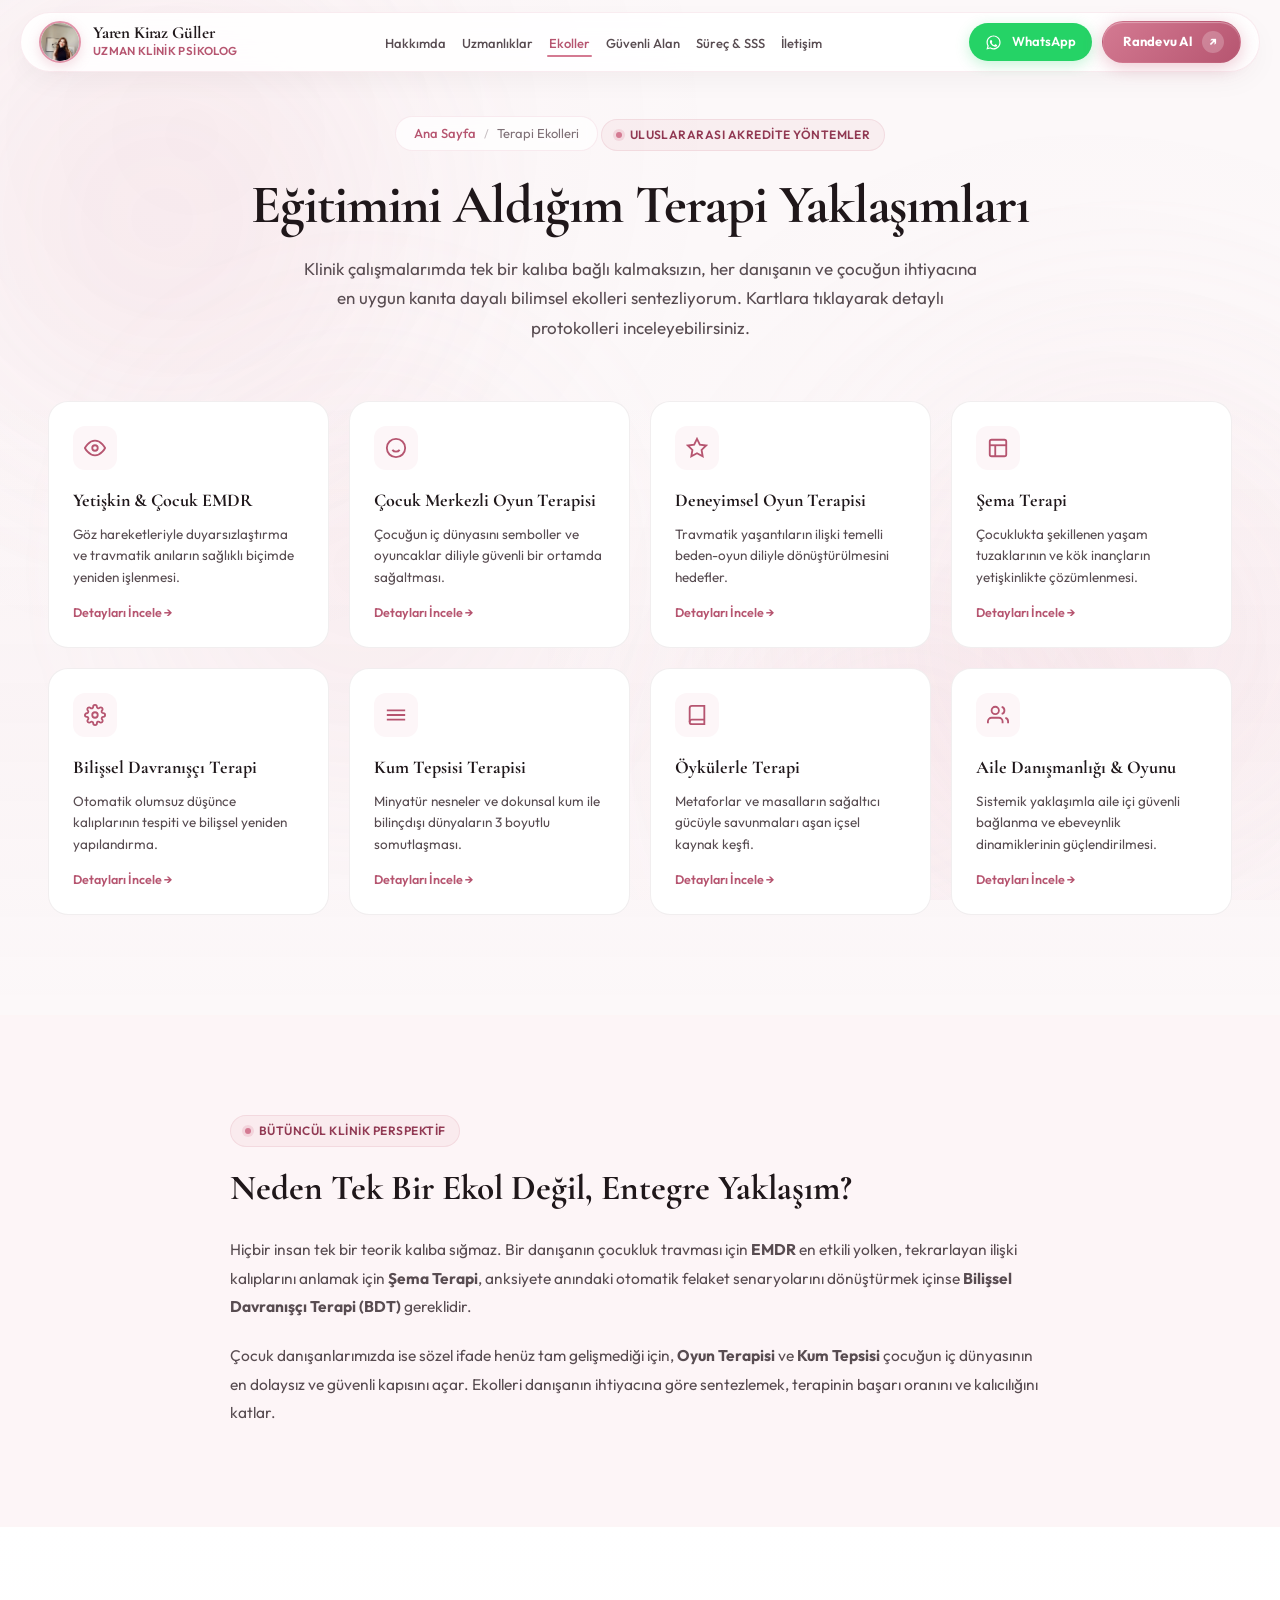
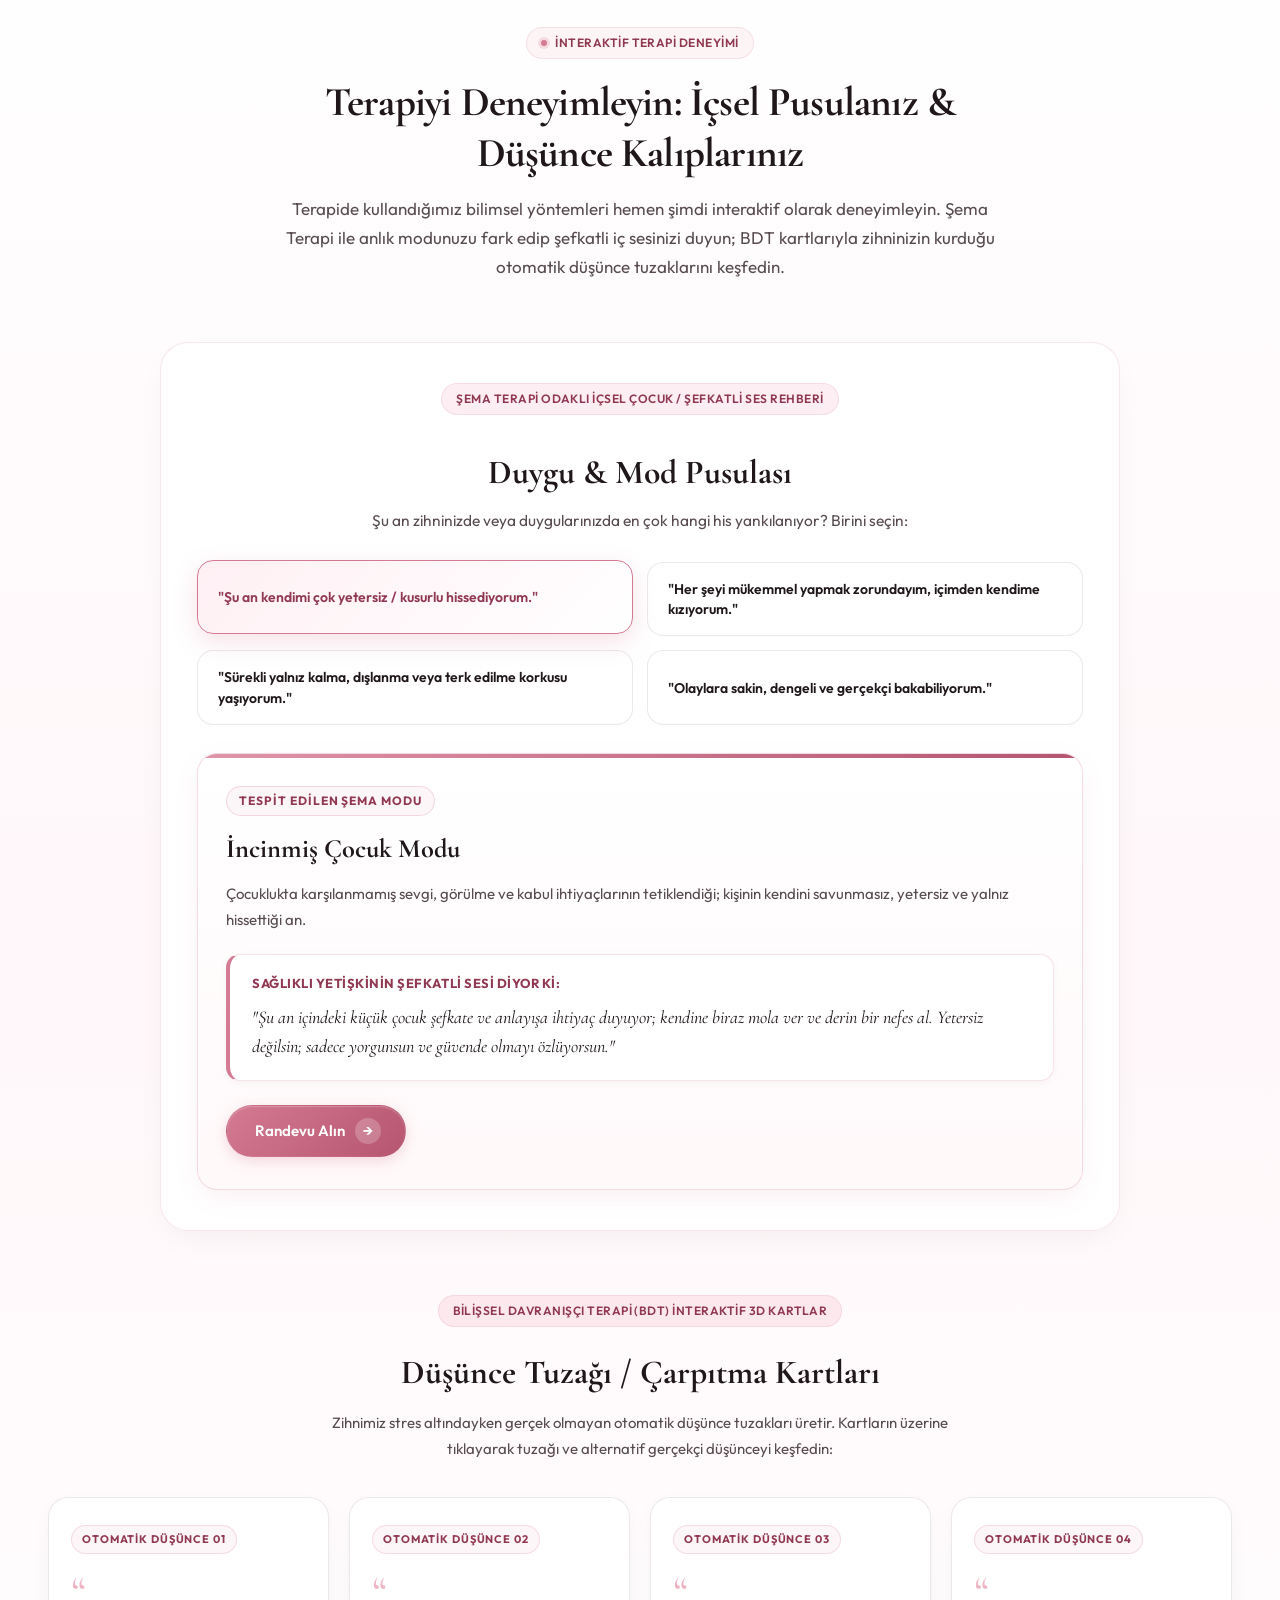
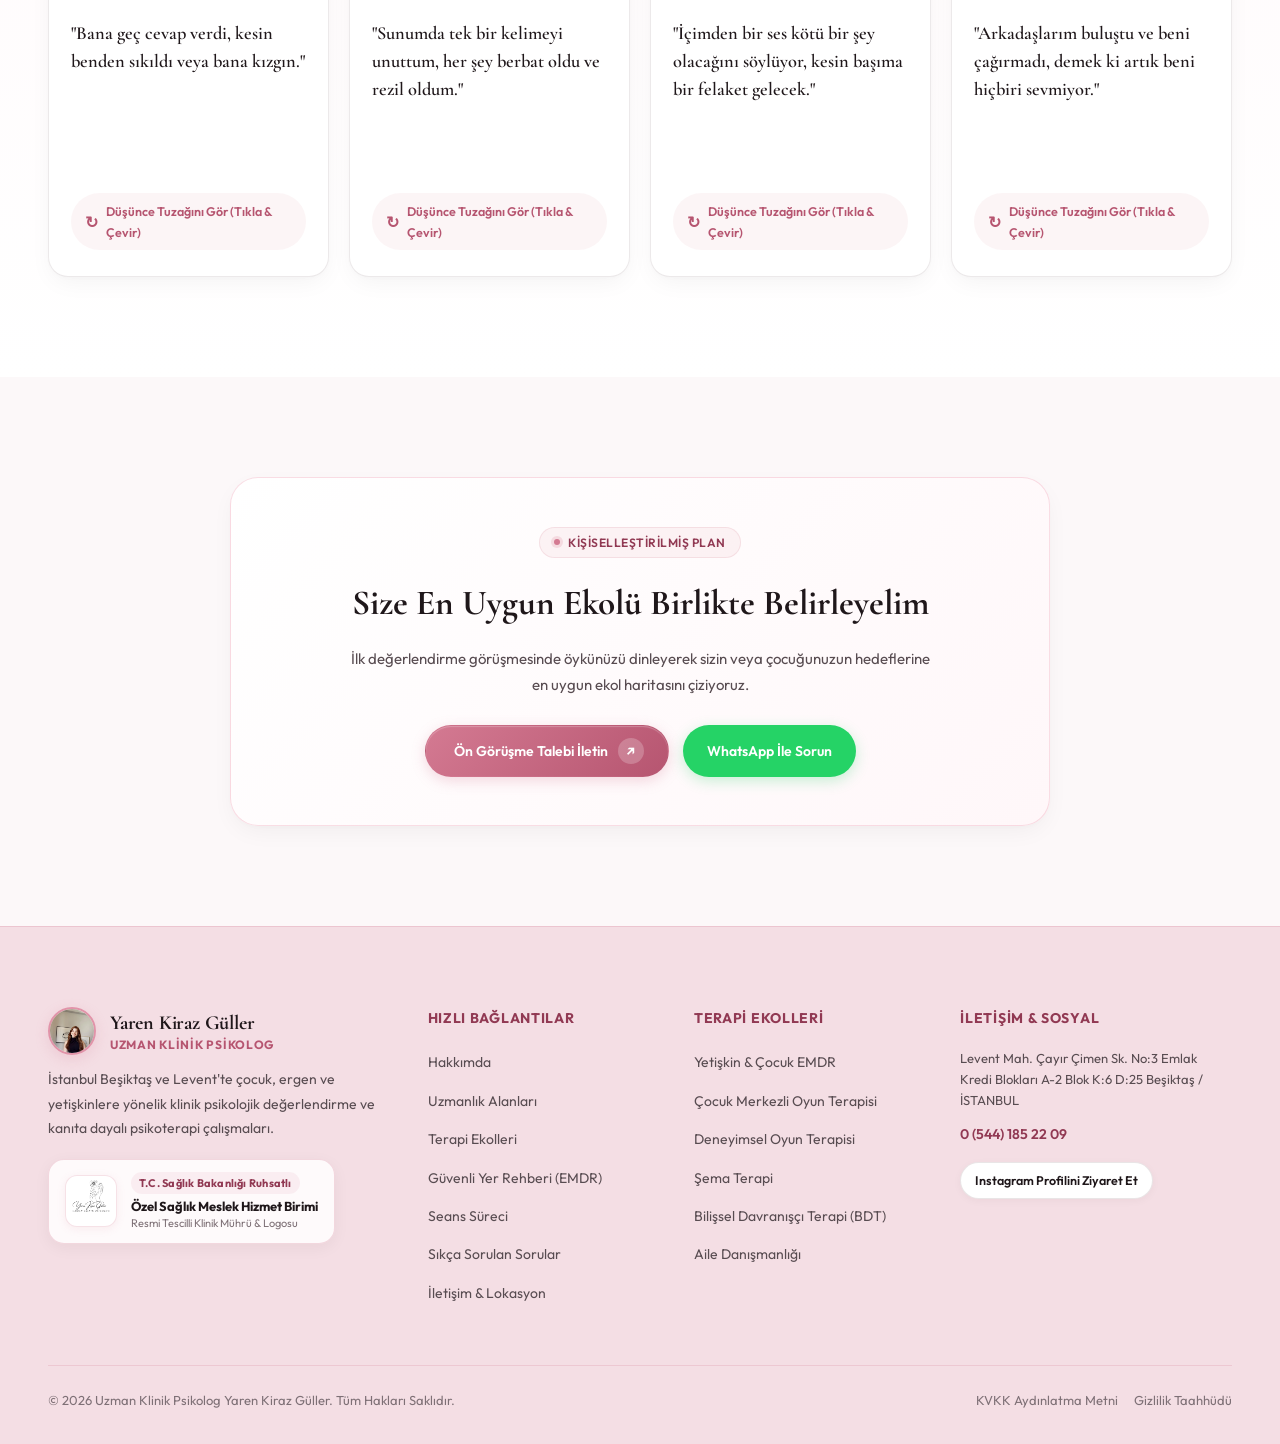
<file: ekoller.html>
<!DOCTYPE html>
<html lang="tr">
<head>
  <meta charset="UTF-8">
  <meta name="viewport" content="width=device-width, initial-scale=1.0">
  
  <title>Terapi Ekolleri (EMDR, Oyun Terapisi, Şema, BDT) | Klinik Psikolog Yaren Kiraz Güller</title>
  <meta name="description" content="Klinik Psikolog Yaren Kiraz Güller'in akredite olduğu kanıta dayalı terapi ekolleri: EMDR, Çocuk Merkezli & Deneyimsel Oyun Terapisi, Şema Terapi, BDT ve Aile Danışmanlığı.">
  <meta name="author" content="Klinik Psikolog Yaren Kiraz Güller">
  <link rel="canonical" href="https://www.yarenkiraz.com/ekoller.html">

  <!-- Open Graph -->
  <meta property="og:type" content="website">
  <meta property="og:url" content="https://www.yarenkiraz.com/ekoller.html">
  <meta property="og:title" content="Terapi Ekolleri | Klinik Psikolog Yaren Kiraz Güller">
  <meta property="og:description" content="Uluslararası akredite kanıta dayalı terapi ekolleri ve klinik uygulama detayları.">
  <meta property="og:image" content="assets/images/yaren-kiraz-portrait.jpg">

  <!-- Favicon & Fonts -->
  <link rel="icon" type="image/svg+xml" href="data:image/svg+xml,<svg xmlns='http://www.w3.org/2000/svg' viewBox='0 0 100 100'><circle cx='50' cy='50' r='48' fill='%23E05A7E'/><text x='50' y='64' font-size='44' font-family='serif' font-weight='bold' text-anchor='middle' fill='white'>YK</text></svg>">
  <link rel="manifest" href="manifest.json">
  <meta name="theme-color" content="#FCF8F9">

  <link rel="preconnect" href="https://fonts.googleapis.com">
  <link rel="preconnect" href="https://fonts.gstatic.com" crossorigin>
  <link href="https://fonts.googleapis.com/css2?family=Cormorant+Garamond:ital,wght@0,400;0,500;0,600;0,700;1,400;1,600&family=Outfit:wght@300;400;500;600;700&family=Plus+Jakarta+Sans:ital,wght@0,300;0,400;0,500;0,600;0,700;1,400&display=swap" rel="stylesheet">
  <link rel="stylesheet" href="assets/css/styles.css">
</head>
<body>

  <!-- LÜKS SPLASH SCREEN (Karşılama Ekranı) -->
  <div id="splash-screen" class="splash-screen-overlay splash-fast" data-speed="fast" aria-hidden="true">
    <div class="splash-content">
      <div class="splash-avatar-glow"></div>
      <div class="splash-avatar-ring">
        <img src="assets/images/yaren-kiraz-portrait.jpg" alt="Uzman Klinik Psikolog Yaren Kiraz Güller" class="splash-avatar-img">
      </div>
      <div class="splash-eyebrow">T.C. Sağlık Bakanlığı Ruhsatlı Özel Sağlık Birimi</div>
      <h2 class="splash-title">Uzman Klinik Psikolog Yaren Kiraz Güller</h2>
      <p class="splash-quote">"İçsel dengenizi ve şefkatli bir terapi alanını keşfedin."</p>
      <div class="splash-loader-bar">
        <div class="splash-loader-progress"></div>
      </div>
    </div>
  </div>

  <!-- YAŞAYAN ARKA PLAN AURALARI -->
  <div class="ambient-orbs-container" aria-hidden="true">
    <div class="ambient-orb orb-1"></div>
    <div class="ambient-orb orb-2"></div>
    <div class="ambient-orb orb-3"></div>
    <div class="ambient-orb orb-4"></div>
  </div>

  <div id="scroll-progress-bar" aria-hidden="true"></div>

  <!-- FLOATING ISLAND HEADER -->
  <header class="site-header">
    <nav class="nav-island" aria-label="Ana Gezinti">
      <div class="brand-wrapper">
        <a href="index.html" class="brand-link" title="Uzman Klinik Psikolog Yaren Kiraz Güller">
          <img src="assets/images/yaren-kiraz-portrait.jpg" alt="Uzman Klinik Psikolog Yaren Kiraz Güller" class="brand-avatar-img">
          <div class="brand-text">
            <span class="brand-name">Yaren Kiraz Güller</span>
            <span class="brand-title">Uzman Klinik Psikolog</span>
          </div>
        </a>
      </div>

      <ul class="nav-links">
        <li><a href="hakkimda.html" class="nav-link">Hakkımda</a></li>
        <li><a href="uzmanliklar.html" class="nav-link">Uzmanlıklar</a></li>
        <li><a href="ekoller.html" class="nav-link active">Ekoller</a></li>
        <li><a href="guvenli-alan.html" class="nav-link">Güvenli Alan</a></li>
        <li><a href="surec.html" class="nav-link">Süreç &amp; SSS</a></li>
        <li><a href="iletisim.html" class="nav-link">İletişim</a></li>
      </ul>

      <div class="nav-actions">
        <a href="https://wa.me/905441852209?text=Merhaba%20Uzman%20Klinik%20Psikolog%20Yaren%20Kiraz%20G%C3%BCller%2C%20seans%20bilgisi%20ve%20randevu%20hakk%C4%B1nda%20g%C3%B6r%C3%BC%C5%9Fmek%20istiyorum." 
           target="_blank" 
           rel="noopener noreferrer" 
           class="btn btn-whatsapp" 
           style="padding: 8px 16px; font-size: 0.8125rem;">
          <svg width="17" height="17" viewBox="0 0 24 24" fill="currentColor" aria-hidden="true">
            <path d="M12.04 2c-5.46 0-9.91 4.45-9.91 9.91 0 1.75.46 3.45 1.32 4.95L2.05 22l5.25-1.38c1.45.79 3.08 1.21 4.74 1.21 5.46 0 9.91-4.45 9.91-9.91 0-2.65-1.03-5.14-2.9-7.01A9.816 9.816 0 0 0 12.04 2zm.01 1.67c4.55 0 8.24 3.7 8.24 8.24 0 2.2-.86 4.28-2.42 5.83a8.19 8.19 0 0 1-5.82 2.42c-1.46 0-2.88-.39-4.14-1.12l-.3-.18-3.12.82.83-3.04-.19-.31a8.212 8.212 0 0 1-1.25-4.42c0-4.54 3.7-8.24 8.25-8.24zm4.52 11.66c-.25-.12-1.47-.72-1.7-.81-.23-.08-.4-.12-.57.12-.17.25-.66.81-.81.98-.15.17-.3.19-.55.07-.25-.12-1.05-.39-2-1.23-.74-.66-1.24-1.47-1.39-1.72-.15-.25-.02-.38.11-.5.11-.11.25-.29.37-.43.12-.15.17-.25.25-.42.08-.17.04-.32-.02-.44-.06-.12-.57-1.37-.78-1.88-.2-.49-.41-.43-.57-.44h-.48c-.17 0-.44.06-.67.31-.23.25-.88.86-.88 2.1 0 1.24.9 2.44 1.03 2.61.12.17 1.78 2.71 4.31 3.8.6.26 1.07.41 1.44.53.61.19 1.16.17 1.6.1.49-.07 1.47-.6 1.68-1.18.21-.58.21-1.07.15-1.18-.06-.11-.23-.18-.48-.3z"/>
          </svg>
          <span>WhatsApp</span>
        </a>

        <a href="iletisim.html" class="btn btn-primary btn-randevu-highlight" style="padding: 9px 20px; font-size: 0.8125rem;">
          <span>Randevu Al</span>
          <span class="btn-nested-icon" aria-hidden="true" style="width: 22px; height: 22px; font-size: 0.75rem;">↗</span>
        </a>

        <button class="mobile-menu-toggle" aria-label="Menüyü Aç/Kapat" aria-expanded="false">
          <span class="hamburger-line"></span>
          <span class="hamburger-line"></span>
          <span class="hamburger-line"></span>
        </button>
      </div>
    </nav>
  </header>

  <!-- Mobil Drawer Menü & Karartma Örtüsü -->
  <div class="mobile-drawer-overlay" aria-hidden="true"></div>
  <aside class="mobile-drawer" role="dialog" aria-modal="true" aria-label="Mobil Gezinti Menüsü">
    <div class="mobile-drawer-header">
      <div class="mobile-drawer-brand">
        <img src="assets/images/yaren-kiraz-portrait.jpg" alt="Uzman Klinik Psikolog Yaren Kiraz Güller" class="mobile-drawer-avatar">
        <div class="mobile-drawer-brand-text">
          <span class="mobile-drawer-name">Yaren Kiraz Güller</span>
          <span class="mobile-drawer-badge">Uzman Klinik Psikolog</span>
        </div>
      </div>
      <button class="mobile-drawer-close" aria-label="Menüyü Kapat">
        <svg width="18" height="18" viewBox="0 0 24 24" fill="none" stroke="currentColor" stroke-width="2.2" stroke-linecap="round" stroke-linejoin="round">
          <line x1="18" y1="6" x2="6" y2="18"></line>
          <line x1="6" y1="6" x2="18" y2="18"></line>
        </svg>
      </button>
    </div>

    <div class="mobile-drawer-body">
      <nav class="mobile-nav" aria-label="Mobil Menü Linkleri">
        <ul class="mobile-drawer-links">
          <li>
            <a href="index.html" class="mobile-drawer-link">
              <span class="mobile-link-inner">
                <span class="mobile-link-num">01</span>
                <span class="mobile-link-text">Ana Sayfa</span>
              </span>
              <span class="mobile-link-arrow">→</span>
            </a>
          </li>
          <li>
            <a href="hakkimda.html" class="mobile-drawer-link">
              <span class="mobile-link-inner">
                <span class="mobile-link-num">02</span>
                <span class="mobile-link-text">Hakkımda</span>
              </span>
              <span class="mobile-link-arrow">→</span>
            </a>
          </li>
          <li>
            <a href="uzmanliklar.html" class="mobile-drawer-link">
              <span class="mobile-link-inner">
                <span class="mobile-link-num">03</span>
                <span class="mobile-link-text">Uzmanlık Alanları</span>
              </span>
              <span class="mobile-link-arrow">→</span>
            </a>
          </li>
          <li>
            <a href="ekoller.html" class="mobile-drawer-link active">
              <span class="mobile-link-inner">
                <span class="mobile-link-num">04</span>
                <span class="mobile-link-text">Terapi Ekolleri</span>
              </span>
              <span class="mobile-link-arrow">→</span>
            </a>
          </li>
          <li>
            <a href="guvenli-alan.html" class="mobile-drawer-link">
              <span class="mobile-link-inner">
                <span class="mobile-link-num">05</span>
                <span class="mobile-link-text">Güvenli Alan (EMDR)</span>
              </span>
              <span class="mobile-link-arrow">→</span>
            </a>
          </li>
          <li>
            <a href="surec.html" class="mobile-drawer-link">
              <span class="mobile-link-inner">
                <span class="mobile-link-num">06</span>
                <span class="mobile-link-text">Seans Süreci &amp; SSS</span>
              </span>
              <span class="mobile-link-arrow">→</span>
            </a>
          </li>
          <li>
            <a href="iletisim.html" class="mobile-drawer-link">
              <span class="mobile-link-inner">
                <span class="mobile-link-num">07</span>
                <span class="mobile-link-text">İletişim &amp; Randevu</span>
              </span>
              <span class="mobile-link-arrow">→</span>
            </a>
          </li>
        </ul>
      </nav>
    </div>

    <div class="mobile-drawer-footer">
      <div class="mobile-drawer-actions">
        <a href="https://wa.me/905441852209?text=Merhaba%20Klinik%20Psikolog%20Yaren%20Kiraz%20G%C3%BCller%2C%20seans%20bilgisi%20ve%20randevu%20hakk%C4%B1nda%20g%C3%B6r%C3%BC%C5%9Fmek%20istiyorum." 
           target="_blank" 
           rel="noopener noreferrer" 
           class="btn btn-whatsapp" 
           style="width: 100%; justify-content: center; padding: 12px 16px; font-size: 0.8125rem;">
          <svg width="17" height="17" viewBox="0 0 24 24" fill="currentColor">
            <path d="M12.04 2c-5.46 0-9.91 4.45-9.91 9.91 0 1.75.46 3.45 1.32 4.95L2.05 22l5.25-1.38c1.45.79 3.08 1.21 4.74 1.21 5.46 0 9.91-4.45 9.91-9.91 0-2.65-1.03-5.14-2.9-7.01A9.816 9.816 0 0 0 12.04 2zm.01 1.67c4.55 0 8.24 3.7 8.24 8.24 0 2.2-.86 4.28-2.42 5.83a8.19 8.19 0 0 1-5.82 2.42c-1.46 0-2.88-.39-4.14-1.12l-.3-.18-3.12.82.83-3.04-.19-.31a8.212 8.212 0 0 1-1.25-4.42c0-4.54 3.7-8.24 8.25-8.24zm4.52 11.66c-.25-.12-1.47-.72-1.7-.81-.23-.08-.4-.12-.57.12-.17.25-.66.81-.81.98-.15.17-.3.19-.55.07-.25-.12-1.05-.39-2-1.23-.74-.66-1.24-1.47-1.39-1.72-.15-.25-.02-.38.11-.5.11-.11.25-.29.37-.43.12-.15.17-.25.25-.42.08-.17.04-.32-.02-.44-.06-.12-.57-1.37-.78-1.88-.2-.49-.41-.43-.57-.44h-.48c-.17 0-.44.06-.67.31-.23.25-.88.86-.88 2.1 0 1.24.9 2.44 1.03 2.61.12.17 1.78 2.71 4.31 3.8.6.26 1.07.41 1.44.53.61.19 1.16.17 1.6.1.49-.07 1.47-.6 1.68-1.18.21-.58.21-1.07.15-1.18-.06-.11-.23-.18-.48-.3z"/>
          </svg>
          <span>WhatsApp Randevu Hattı</span>
        </a>
        <a href="tel:+905441852209" class="btn btn-secondary" style="width: 100%; justify-content: center; padding: 11px 16px; font-size: 0.8125rem;">
          <svg width="15" height="15" viewBox="0 0 24 24" fill="none" stroke="currentColor" stroke-width="2">
            <path d="M22 16.92v3a2 2 0 0 1-2.18 2 19.79 19.79 0 0 1-8.63-3.07 19.5 19.5 0 0 1-6-6 19.79 19.79 0 0 1-3.07-8.67A2 2 0 0 1 4.11 2h3a2 2 0 0 1 2 1.72 12.84 12.84 0 0 0 .7 2.81 2 2 0 0 1-.45 2.11L8.09 9.91a16 16 0 0 0 6 6l1.27-1.27a2 2 0 0 1 2.11-.45 12.84 12.84 0 0 0 2.81.7A2 2 0 0 1 22 16.92z"></path>
          </svg>
          <span>0 (544) 185 22 09</span>
        </a>
      </div>
      <div class="mobile-drawer-clinic-info">
        <p>Levent Mah. Çayır Çimen Sk. No:3 Beşiktaş / İstanbul</p>
      </div>
    </div>
  </aside>

  <main>
    <!-- EDITORIAL SUBPAGE HERO -->
    <section class="subpage-hero">
      <div class="container">
        <div class="subpage-hero-inner">
          <div class="breadcrumb-nav">
            <a href="index.html">Ana Sayfa</a>
            <span class="breadcrumb-sep">/</span>
            <span>Terapi Ekolleri</span>
          </div>

          <div class="eyebrow-badge" style="margin-bottom: 12px;">
            <span class="eyebrow-dot"></span>
            <span>Uluslararası Akredite Yöntemler</span>
          </div>

          <h1 class="subpage-title">Eğitimini Aldığım Terapi Yaklaşımları</h1>
          <p class="subpage-lead">
            Klinik çalışmalarımda tek bir kalıba bağlı kalmaksızın, her danışanın ve çocuğun ihtiyacına en uygun kanıta dayalı bilimsel ekolleri sentezliyorum. Kartlara tıklayarak detaylı protokolleri inceleyebilirsiniz.
          </p>
        </div>
      </div>
    </section>

    <!-- 10 EKOLLER GRİDİ -->
    <section class="section ekoller-section" style="padding-top: 10px;">
      <div class="container">
        
        <div class="ekoller-grid">

          <!-- 1: EMDR -->
          <div class="ekol-card" data-ekol="emdr" role="button" tabindex="0" aria-label="EMDR Terapisi Detayları">
            <div class="ekol-icon-wrap">
              <svg width="22" height="22" viewBox="0 0 24 24" fill="none" stroke="currentColor" stroke-width="2">
                <path d="M1 12s4-8 11-8 11 8 11 8-4 8-11 8-11-8-11-8z"></path>
                <circle cx="12" cy="12" r="3"></circle>
              </svg>
            </div>
            <h2 class="ekol-title">Yetişkin &amp; Çocuk EMDR</h2>
            <p class="ekol-brief">Göz hareketleriyle duyarsızlaştırma ve travmatik anıların sağlıklı biçimde yeniden işlenmesi.</p>
            <span class="ekol-action-link">Detayları İncele →</span>
          </div>

          <!-- 2: Çocuk Merkezli Oyun Terapisi -->
          <div class="ekol-card" data-ekol="oyun_cocuk_merkezli" role="button" tabindex="0" aria-label="Çocuk Merkezli Oyun Terapisi Detayları">
            <div class="ekol-icon-wrap">
              <svg width="22" height="22" viewBox="0 0 24 24" fill="none" stroke="currentColor" stroke-width="2">
                <circle cx="12" cy="12" r="10"></circle>
                <path d="M8 14s1.5 2 4 2 4-2 4-2"></path>
                <line x1="9" y1="9" x2="9.01" y2="9"></line>
                <line x1="15" y1="9" x2="15.01" y2="9"></line>
              </svg>
            </div>
            <h2 class="ekol-title">Çocuk Merkezli Oyun Terapisi</h2>
            <p class="ekol-brief">Çocuğun iç dünyasını semboller ve oyuncaklar diliyle güvenli bir ortamda sağaltması.</p>
            <span class="ekol-action-link">Detayları İncele →</span>
          </div>

          <!-- 3: Deneyimsel Oyun Terapisi -->
          <div class="ekol-card" data-ekol="deneyimsel_oyun" role="button" tabindex="0" aria-label="Deneyimsel Oyun Terapisi Detayları">
            <div class="ekol-icon-wrap">
              <svg width="22" height="22" viewBox="0 0 24 24" fill="none" stroke="currentColor" stroke-width="2">
                <polygon points="12 2 15.09 8.26 22 9.27 17 14.14 18.18 21.02 12 17.77 5.82 21.02 7 14.14 2 9.27 8.91 8.26 12 2"></polygon>
              </svg>
            </div>
            <h2 class="ekol-title">Deneyimsel Oyun Terapisi</h2>
            <p class="ekol-brief">Travmatik yaşantıların ilişki temelli beden-oyun diliyle dönüştürülmesini hedefler.</p>
            <span class="ekol-action-link">Detayları İncele →</span>
          </div>

          <!-- 4: Şema Terapi -->
          <div class="ekol-card" data-ekol="sema" role="button" tabindex="0" aria-label="Şema Terapi Detayları">
            <div class="ekol-icon-wrap">
              <svg width="22" height="22" viewBox="0 0 24 24" fill="none" stroke="currentColor" stroke-width="2">
                <rect x="3" y="3" width="18" height="18" rx="2" ry="2"></rect>
                <line x1="3" y1="9" x2="21" y2="9"></line>
                <line x1="9" y1="21" x2="9" y2="9"></line>
              </svg>
            </div>
            <h2 class="ekol-title">Şema Terapi</h2>
            <p class="ekol-brief">Çocuklukta şekillenen yaşam tuzaklarının ve kök inançların yetişkinlikte çözümlenmesi.</p>
            <span class="ekol-action-link">Detayları İncele →</span>
          </div>

          <!-- 5: Bilişsel Davranışçı Terapi (BDT) -->
          <div class="ekol-card" data-ekol="bdt" role="button" tabindex="0" aria-label="Bilişsel Davranışçı Terapi Detayları">
            <div class="ekol-icon-wrap">
              <svg width="22" height="22" viewBox="0 0 24 24" fill="none" stroke="currentColor" stroke-width="2">
                <circle cx="12" cy="12" r="3"></circle>
                <path d="M19.4 15a1.65 1.65 0 0 0 .33 1.82l.06.06a2 2 0 0 1 0 2.83 2 2 0 0 1-2.83 0l-.06-.06a1.65 1.65 0 0 0-1.82-.33 1.65 1.65 0 0 0-1 1.51V21a2 2 0 0 1-2 2 2 2 0 0 1-2-2v-.09A1.65 1.65 0 0 0 9 19.4a1.65 1.65 0 0 0-1.82.33l-.06.06a2 2 0 0 1-2.83 0 2 2 0 0 1 0-2.83l.06-.06a1.65 1.65 0 0 0 .33-1.82 1.65 1.65 0 0 0-1.51-1H3a2 2 0 0 1-2-2 2 2 0 0 1 2-2h.09A1.65 1.65 0 0 0 4.6 9a1.65 1.65 0 0 0-.33-1.82l-.06-.06a2 2 0 0 1 0-2.83 2 2 0 0 1 2.83 0l.06.06a1.65 1.65 0 0 0 1.82.33H9a1.65 1.65 0 0 0 1-1.51V3a2 2 0 0 1 2-2 2 2 0 0 1 2 2v.09a1.65 1.65 0 0 0 1 1.51 1.65 1.65 0 0 0 1.82-.33l.06-.06a2 2 0 0 1 2.83 0 2 2 0 0 1 0 2.83l-.06.06a1.65 1.65 0 0 0-.33 1.82V9a1.65 1.65 0 0 0 1.51 1H21a2 2 0 0 1 2 2 2 2 0 0 1-2 2h-.09a1.65 1.65 0 0 0-1.51 1z"></path>
              </svg>
            </div>
            <h2 class="ekol-title">Bilişsel Davranışçı Terapi</h2>
            <p class="ekol-brief">Otomatik olumsuz düşünce kalıplarının tespiti ve bilişsel yeniden yapılandırma.</p>
            <span class="ekol-action-link">Detayları İncele →</span>
          </div>

          <!-- 6: Kum Tepsisi Terapisi -->
          <div class="ekol-card" data-ekol="kum_tepsisi" role="button" tabindex="0" aria-label="Kum Tepsisi Terapisi Detayları">
            <div class="ekol-icon-wrap">
              <svg width="22" height="22" viewBox="0 0 24 24" fill="none" stroke="currentColor" stroke-width="2">
                <path d="M2 12h20M2 17h20M2 7h20"></path>
              </svg>
            </div>
            <h2 class="ekol-title">Kum Tepsisi Terapisi</h2>
            <p class="ekol-brief">Minyatür nesneler ve dokunsal kum ile bilinçdışı dünyaların 3 boyutlu somutlaşması.</p>
            <span class="ekol-action-link">Detayları İncele →</span>
          </div>

          <!-- 7: Öykülerle Terapi -->
          <div class="ekol-card" data-ekol="oykulerle_terapi" role="button" tabindex="0" aria-label="Öykülerle Terapi Detayları">
            <div class="ekol-icon-wrap">
              <svg width="22" height="22" viewBox="0 0 24 24" fill="none" stroke="currentColor" stroke-width="2">
                <path d="M4 19.5A2.5 2.5 0 0 1 6.5 17H20"></path>
                <path d="M6.5 2H20v20H6.5A2.5 2.5 0 0 1 4 19.5v-15A2.5 2.5 0 0 1 6.5 2z"></path>
              </svg>
            </div>
            <h2 class="ekol-title">Öykülerle Terapi</h2>
            <p class="ekol-brief">Metaforlar ve masalların sağaltıcı gücüyle savunmaları aşan içsel kaynak keşfi.</p>
            <span class="ekol-action-link">Detayları İncele →</span>
          </div>

          <!-- 8: Aile Danışmanlığı & Oyunu -->
          <div class="ekol-card" data-ekol="aile_danismanligi" role="button" tabindex="0" aria-label="Aile Danışmanlığı Detayları">
            <div class="ekol-icon-wrap">
              <svg width="22" height="22" viewBox="0 0 24 24" fill="none" stroke="currentColor" stroke-width="2">
                <path d="M17 21v-2a4 4 0 0 0-4-4H5a4 4 0 0 0-4 4v2"></path>
                <circle cx="9" cy="7" r="4"></circle>
                <path d="M23 21v-2a4 4 0 0 0-3-3.87"></path>
                <path d="M16 3.13a4 4 0 0 1 0 7.75"></path>
              </svg>
            </div>
            <h2 class="ekol-title">Aile Danışmanlığı &amp; Oyunu</h2>
            <p class="ekol-brief">Sistemik yaklaşımla aile içi güvenli bağlanma ve ebeveynlik dinamiklerinin güçlendirilmesi.</p>
            <span class="ekol-action-link">Detayları İncele →</span>
          </div>

        </div>

      </div>
    </section>

    <!-- NEDEN ENTEGRE EKOL YAKLAŞIMI? -->
    <section class="section" style="background: rgba(253, 233, 237, 0.25);">
      <div class="container">
        <div style="max-width: 820px; margin: 0 auto;">
          <div class="eyebrow-badge" style="margin-bottom: 12px;">
            <span class="eyebrow-dot"></span>
            <span>Bütüncül Klinik Perspektif</span>
          </div>
          <h2 style="font-family: var(--font-serif); font-size: 2.2rem; color: var(--text-primary); margin-bottom: 18px;">
            Neden Tek Bir Ekol Değil, Entegre Yaklaşım?
          </h2>
          <p style="font-size: 0.96875rem; color: var(--text-secondary); line-height: 1.85; margin-bottom: 20px;">
            Hiçbir insan tek bir teorik kalıba sığmaz. Bir danışanın çocukluk travması için <strong>EMDR</strong> en etkili yolken, tekrarlayan ilişki kalıplarını anlamak için <strong>Şema Terapi</strong>, anksiyete anındaki otomatik felaket senaryolarını dönüştürmek içinse <strong>Bilişsel Davranışçı Terapi (BDT)</strong> gereklidir.
          </p>
          <p style="font-size: 0.96875rem; color: var(--text-secondary); line-height: 1.85;">
            Çocuk danışanlarımızda ise sözel ifade henüz tam gelişmediği için, <strong>Oyun Terapisi</strong> ve <strong>Kum Tepsisi</strong> çocuğun iç dünyasının en dolaysız ve güvenli kapısını açar. Ekolleri danışanın ihtiyacına göre sentezlemek, terapinin başarı oranını ve kalıcılığını katlar.
          </p>
        </div>
      </div>
    </section>

    <!-- ===============================================================
         TERAPİYİ DENEYİMLEYİN: ŞEMA PUSULASI & BDT 3D DÜŞÜNCE KARTLARI
         =============================================================== -->
    <section id="terapiyi-deneyimleyin" class="section" style="background: linear-gradient(180deg, #FFFFFF 0%, #FFF7F9 50%, #FFFFFF 100%);">
      <div class="container">
        
        <div class="section-header reveal-on-scroll">
          <div class="eyebrow-badge">
            <span class="eyebrow-dot"></span>
            <span>İnteraktif Terapi Deneyimi</span>
          </div>
          <h2 class="section-title">Terapiyi Deneyimleyin: İçsel Pusulanız &amp; Düşünce Kalıplarınız</h2>
          <p class="section-description">
            Terapide kullandığımız bilimsel yöntemleri hemen şimdi interaktif olarak deneyimleyin. Şema Terapi ile anlık modunuzu fark edip şefkatli iç sesinizi duyun; BDT kartlarıyla zihninizin kurduğu otomatik düşünce tuzaklarını keşfedin.
          </p>
        </div>

        <!-- 1. ŞEMA TERAPİ ODAKLI DUYGU & MOD PUSULASI -->
        <div class="schema-compass-wrapper reveal-on-scroll">
          <div class="schema-compass-header">
            <div class="eyebrow-badge" style="background: rgba(224, 90, 126, 0.1); color: var(--rose-700);">
              <span>Şema Terapi Odaklı İçsel Çocuk / Şefkatli Ses Rehberi</span>
            </div>
            <h3 class="schema-compass-title">Duygu &amp; Mod Pusulası</h3>
            <p class="schema-compass-subtitle">
              Şu an zihninizde veya duygularınızda en çok hangi his yankılanıyor? Birini seçin:
            </p>
          </div>

          <div class="schema-mood-options" role="radiogroup" aria-label="Şema Mod Seçenekleri">
            <button type="button" class="schema-mood-btn active" data-mode="incinmis_cocuk" role="radio" aria-checked="true">
              <span class="schema-mood-quote">"Şu an kendimi çok yetersiz / kusurlu hissediyorum."</span>
            </button>

            <button type="button" class="schema-mood-btn" data-mode="cezalandirici_ebeveyn" role="radio" aria-checked="false">
              <span class="schema-mood-quote">"Her şeyi mükemmel yapmak zorundayım, içimden kendime kızıyorum."</span>
            </button>

            <button type="button" class="schema-mood-btn" data-mode="terk_edilme" role="radio" aria-checked="false">
              <span class="schema-mood-quote">"Sürekli yalnız kalma, dışlanma veya terk edilme korkusu yaşıyorum."</span>
            </button>

            <button type="button" class="schema-mood-btn" data-mode="saglikli_yetiskin" role="radio" aria-checked="false">
              <span class="schema-mood-quote">"Olaylara sakin, dengeli ve gerçekçi bakabiliyorum."</span>
            </button>
          </div>

          <div id="schema-result-card" class="schema-result-card" aria-live="polite">
            <!-- JavaScript tarafından otomatik dinamik render edilir -->
          </div>
        </div>

        <!-- 2. BDT 3D ÇEVRİLEBİLİR DÜŞÜNCE TUZAĞI KARTLARI -->
        <div class="bdt-cards-wrapper reveal-on-scroll" style="margin-top: 64px;">
          <div class="section-header" style="margin-bottom: 36px;">
            <div class="eyebrow-badge" style="background: rgba(224, 90, 126, 0.1); color: var(--rose-700);">
              <span>Bilişsel Davranışçı Terapi (BDT) İnteraktif 3D Kartlar</span>
            </div>
            <h3 style="font-family: var(--font-serif); font-size: 2.1rem; color: var(--text-primary); margin-bottom: 10px;">
              Düşünce Tuzağı / Çarpıtma Kartları
            </h3>
            <p style="font-size: 0.9375rem; color: var(--text-secondary); max-width: 640px; margin: 0 auto; line-height: 1.7;">
              Zihnimiz stres altındayken gerçek olmayan otomatik düşünce tuzakları üretir. Kartların üzerine tıklayarak tuzağı ve alternatif gerçekçi düşünceyi keşfedin:
            </p>
          </div>

          <div class="bdt-flip-grid">
            
            <!-- KART 1: Zihin Okuma & Kişiselleştirme -->
            <div class="bdt-flip-card" tabindex="0" role="button" aria-label="Otomatik Düşünce 1 Kartı, çevirmek için tıklayın">
              <div class="bdt-card-inner">
                <div class="bdt-card-front">
                  <div>
                    <div class="bdt-badge">Otomatik Düşünce 01</div>
                    <div class="bdt-quote-symbol">“</div>
                    <p class="bdt-thought-text">
                      "Bana geç cevap verdi, kesin benden sıkıldı veya bana kızgın."
                    </p>
                  </div>
                  <div class="bdt-flip-hint">
                    <span class="bdt-flip-icon">↻</span>
                    <span>Düşünce Tuzağını Gör (Tıkla &amp; Çevir)</span>
                  </div>
                </div>

                <div class="bdt-card-back">
                  <div>
                    <div class="bdt-trap-header">
                      <span class="bdt-trap-tag">Düşünce Tuzağı</span>
                      <h4 class="bdt-trap-name">Zihin Okuma &amp; Kişiselleştirme</h4>
                    </div>
                    <p class="bdt-trap-desc">
                      Karşı tarafın zihnini okuduğumuzu ve durumun kesinlikle bizimle ilgili olduğunu varsayma yanılgısı.
                    </p>
                    <div class="bdt-alt-thought-box">
                      <div class="bdt-alt-label">Alternatif Gerçekçi Düşünce:</div>
                      <p class="bdt-alt-text">
                        "Yoğun bir toplantıda veya meşgul olabilir mi? Benden bağımsız bir durum olma olasılığı nedir?"
                      </p>
                    </div>
                  </div>
                  <div class="bdt-flip-hint bdt-flip-back-hint">
                    <span class="bdt-flip-icon">↺</span>
                    <span>Kartı Tekrar Çevir</span>
                  </div>
                </div>
              </div>
            </div>

            <!-- KART 2: Ya Hep Ya Hiç & Felaketleştirme -->
            <div class="bdt-flip-card" tabindex="0" role="button" aria-label="Otomatik Düşünce 2 Kartı, çevirmek için tıklayın">
              <div class="bdt-card-inner">
                <div class="bdt-card-front">
                  <div>
                    <div class="bdt-badge">Otomatik Düşünce 02</div>
                    <div class="bdt-quote-symbol">“</div>
                    <p class="bdt-thought-text">
                      "Sunumda tek bir kelimeyi unuttum, her şey berbat oldu ve rezil oldum."
                    </p>
                  </div>
                  <div class="bdt-flip-hint">
                    <span class="bdt-flip-icon">↻</span>
                    <span>Düşünce Tuzağını Gör (Tıkla &amp; Çevir)</span>
                  </div>
                </div>

                <div class="bdt-card-back">
                  <div>
                    <div class="bdt-trap-header">
                      <span class="bdt-trap-tag">Düşünce Tuzağı</span>
                      <h4 class="bdt-trap-name">Ya Hep Ya Hiç &amp; Felaketleştirme</h4>
                    </div>
                    <p class="bdt-trap-desc">
                      Başarıyı siyah-beyaz olarak kodlayıp, en ufak bir pürüzde sürecin tamamını başarısız sayma tuzağı.
                    </p>
                    <div class="bdt-alt-thought-box">
                      <div class="bdt-alt-label">Alternatif Gerçekçi Düşünce:</div>
                      <p class="bdt-alt-text">
                        "Sunumun geri kalanı gayet iyi geçti. Küçük bir aksaklık tüm çalışmayı geçersiz kılmaz; insanım ve hata yapabilirim."
                      </p>
                    </div>
                  </div>
                  <div class="bdt-flip-hint bdt-flip-back-hint">
                    <span class="bdt-flip-icon">↺</span>
                    <span>Kartı Tekrar Çevir</span>
                  </div>
                </div>
              </div>
            </div>

            <!-- KART 3: Duygusal Mantık Yürütme -->
            <div class="bdt-flip-card" tabindex="0" role="button" aria-label="Otomatik Düşünce 3 Kartı, çevirmek için tıklayın">
              <div class="bdt-card-inner">
                <div class="bdt-card-front">
                  <div>
                    <div class="bdt-badge">Otomatik Düşünce 03</div>
                    <div class="bdt-quote-symbol">“</div>
                    <p class="bdt-thought-text">
                      "İçimden bir ses kötü bir şey olacağını söylüyor, kesin başıma bir felaket gelecek."
                    </p>
                  </div>
                  <div class="bdt-flip-hint">
                    <span class="bdt-flip-icon">↻</span>
                    <span>Düşünce Tuzağını Gör (Tıkla &amp; Çevir)</span>
                  </div>
                </div>

                <div class="bdt-card-back">
                  <div>
                    <div class="bdt-trap-header">
                      <span class="bdt-trap-tag">Düşünce Tuzağı</span>
                      <h4 class="bdt-trap-name">Duygusal Mantık Yürütme</h4>
                    </div>
                    <p class="bdt-trap-desc">
                      Hissedilen yoğun korku ve kaygıyı, somut ve kaçınılmaz bir tehlikenin mutlak kanıtı sanmak.
                    </p>
                    <div class="bdt-alt-thought-box">
                      <div class="bdt-alt-label">Alternatif Gerçekçi Düşünce:</div>
                      <p class="bdt-alt-text">
                        "Bir şeyi yoğun şekilde hissetmem, onun gerçekleşeceği anlamına gelmez. Duygular anlık hislerdir, kesin gerçekler değildir."
                      </p>
                    </div>
                  </div>
                  <div class="bdt-flip-hint bdt-flip-back-hint">
                    <span class="bdt-flip-icon">↺</span>
                    <span>Kartı Tekrar Çevir</span>
                  </div>
                </div>
              </div>
            </div>

            <!-- KART 4: Aşırı Genelleme & Sonuçlara Atlama -->
            <div class="bdt-flip-card" tabindex="0" role="button" aria-label="Otomatik Düşünce 4 Kartı, çevirmek için tıklayın">
              <div class="bdt-card-inner">
                <div class="bdt-card-front">
                  <div>
                    <div class="bdt-badge">Otomatik Düşünce 04</div>
                    <div class="bdt-quote-symbol">“</div>
                    <p class="bdt-thought-text">
                      "Arkadaşlarım buluştu ve beni çağırmadı, demek ki artık beni hiçbiri sevmiyor."
                    </p>
                  </div>
                  <div class="bdt-flip-hint">
                    <span class="bdt-flip-icon">↻</span>
                    <span>Düşünce Tuzağını Gör (Tıkla &amp; Çevir)</span>
                  </div>
                </div>

                <div class="bdt-card-back">
                  <div>
                    <div class="bdt-trap-header">
                      <span class="bdt-trap-tag">Düşünce Tuzağı</span>
                      <h4 class="bdt-trap-name">Aşırı Genelleme &amp; Sonuçlara Atlama</h4>
                    </div>
                    <p class="bdt-trap-desc">
                      Tek bir spesifik olaydan yola çıkıp tüm ilişkileri ve sevilmeye layık oluşumuzu olumsuz yargılamak.
                    </p>
                    <div class="bdt-alt-thought-box">
                      <div class="bdt-alt-label">Alternatif Gerçekçi Düşünce:</div>
                      <p class="bdt-alt-text">
                        "Tek bir buluşmada olmamam sevilmediğim anlamına gelmez. Spontane veya iki kişilik bir plan olabilir. Bir sonrakini ben organize edebilirim."
                      </p>
                    </div>
                  </div>
                  <div class="bdt-flip-hint bdt-flip-back-hint">
                    <span class="bdt-flip-icon">↺</span>
                    <span>Kartı Tekrar Çevir</span>
                  </div>
                </div>
              </div>
            </div>

          </div>
        </div>

      </div>
    </section>

    <!-- HIZLI CTA -->
    <section class="section">
      <div class="container">
        <div style="background: linear-gradient(135deg, #FFFFFF 0%, #FFF7F9 100%); border: 1px solid rgba(224, 90, 126, 0.2); border-radius: 28px; padding: 48px 36px; text-align: center; max-width: 820px; margin: 0 auto; box-shadow: var(--shadow-subtle);">
          <div class="eyebrow-badge" style="margin-bottom: 16px;">
            <span class="eyebrow-dot"></span>
            <span>Kişiselleştirilmiş Plan</span>
          </div>
          <h2 style="font-family: var(--font-serif); font-size: 2.2rem; color: var(--text-primary); margin-bottom: 14px;">
            Size En Uygun Ekolü Birlikte Belirleyelim
          </h2>
          <p style="font-size: 0.9375rem; color: var(--text-secondary); max-width: 580px; margin: 0 auto 28px; line-height: 1.7;">
            İlk değerlendirme görüşmesinde öykünüzü dinleyerek sizin veya çocuğunuzun hedeflerine en uygun ekol haritasını çiziyoruz.
          </p>
          <div style="display: flex; justify-content: center; gap: 14px; flex-wrap: wrap;">
            <a href="iletisim.html" class="btn btn-primary" style="padding: 12px 28px;">
              <span>Ön Görüşme Talebi İletin</span>
              <span class="btn-nested-icon" aria-hidden="true">↗</span>
            </a>
            <a href="https://wa.me/905441852209" target="_blank" rel="noopener noreferrer" class="btn btn-whatsapp" style="padding: 12px 24px;">
              <span>WhatsApp İle Sorun</span>
            </a>
          </div>
        </div>
      </div>
    </section>
  </main>

  <!-- EKOLLER DETAY MODAL -->
  <div id="ekol-modal-overlay" class="modal-overlay" role="dialog" aria-modal="true" aria-labelledby="modal-title-target">
    <div class="modal-container">
      <button id="modal-close-btn" class="modal-close-btn" aria-label="Kapat">✕</button>
      <div class="eyebrow-badge" style="margin-bottom: 12px;">Klinik Terapi Ekolü</div>
      <h3 id="modal-title-target" class="modal-title">Ekol Başlığı</h3>
      <p id="modal-subtitle-target" style="font-size: 0.875rem; color: var(--rose-700); font-weight: 600; margin-bottom: 20px;"></p>
      <div id="modal-body-target" class="modal-body"></div>
      
      <div style="margin-top: 28px; padding-top: 20px; border-top: 1px solid var(--border-hairline); display: flex; justify-content: flex-end;">
        <a href="iletisim.html" class="btn btn-primary" onclick="document.getElementById('ekol-modal-overlay').classList.remove('open');">
          <span>Bu Ekolle İlgili Randevu Al</span>
        </a>
      </div>
    </div>
  </div>

  <!-- FOOTER -->
  <footer class="site-footer">
    <div class="container">
      <div class="footer-top-grid">
        <div class="footer-brand-col">
          <a href="index.html" class="footer-brand-link" title="Uzman Klinik Psikolog Yaren Kiraz Güller - Ana Sayfa">
            <img src="assets/images/yaren-kiraz-portrait.jpg" alt="Uzman Klinik Psikolog Yaren Kiraz Güller" class="footer-brand-avatar">
            <div class="footer-brand-text">
              <span class="footer-brand-name">Yaren Kiraz Güller</span>
              <span class="footer-brand-title">Uzman Klinik Psikolog</span>
            </div>
          </a>

          <p class="footer-brand-desc">
            İstanbul Beşiktaş ve Levent'te çocuk, ergen ve yetişkinlere yönelik klinik psikolojik değerlendirme ve kanıta dayalı psikoterapi çalışmaları.
          </p>

          <!-- Resmi Kurumsal Klinik Mührü & Tescil Kartı -->
          <div class="footer-seal-card">
            <div class="footer-seal-logo-wrap">
              <img src="assets/images/logo.png" 
                   alt="Uzman Klinik Psikolog Yaren Kiraz Güller Resmi Klinik Mührü" 
                   class="footer-seal-logo-img" 
                   width="52" 
                   height="52" 
                   loading="lazy">
            </div>
            <div class="footer-seal-text">
              <span class="footer-seal-badge-tag">T.C. Sağlık Bakanlığı Ruhsatlı</span>
              <span class="footer-seal-title">Özel Sağlık Meslek Hizmet Birimi</span>
              <span class="footer-seal-sub">Resmi Tescilli Klinik Mührü &amp; Logosu</span>
            </div>
          </div>
        </div>

        <div>
          <div class="footer-heading">Hızlı Bağlantılar</div>
          <ul class="footer-links-list">
            <li><a href="hakkimda.html" class="footer-link">Hakkımda</a></li>
            <li><a href="uzmanliklar.html" class="footer-link">Uzmanlık Alanları</a></li>
            <li><a href="ekoller.html" class="footer-link">Terapi Ekolleri</a></li>
            <li><a href="guvenli-alan.html" class="footer-link">Güvenli Yer Rehberi (EMDR)</a></li>
            <li><a href="surec.html" class="footer-link">Seans Süreci</a></li>
            <li><a href="surec.html#sss" class="footer-link">Sıkça Sorulan Sorular</a></li>
            <li><a href="iletisim.html" class="footer-link">İletişim &amp; Lokasyon</a></li>
          </ul>
        </div>

        <div>
          <div class="footer-heading">Terapi Ekolleri</div>
          <ul class="footer-links-list">
            <li><a href="ekoller.html" class="footer-link">Yetişkin &amp; Çocuk EMDR</a></li>
            <li><a href="ekoller.html" class="footer-link">Çocuk Merkezli Oyun Terapisi</a></li>
            <li><a href="ekoller.html" class="footer-link">Deneyimsel Oyun Terapisi</a></li>
            <li><a href="ekoller.html" class="footer-link">Şema Terapi</a></li>
            <li><a href="ekoller.html" class="footer-link">Bilişsel Davranışçı Terapi (BDT)</a></li>
            <li><a href="ekoller.html" class="footer-link">Aile Danışmanlığı</a></li>
          </ul>
        </div>

        <div>
          <div class="footer-heading">İletişim &amp; Sosyal</div>
          <p style="font-size: 0.8125rem; color: var(--text-secondary); line-height: 1.6; margin-bottom: 12px;">
            Levent Mah. Çayır Çimen Sk. No:3 Emlak Kredi Blokları A-2 Blok K:6 D:25 Beşiktaş / İSTANBUL
          </p>
          <p style="font-size: 0.875rem; font-weight: 600; color: var(--rose-700); margin-bottom: 16px;">
            0 (544) 185 22 09
          </p>
          <a href="https://www.instagram.com/klinikpsikologyarenkiraz/" target="_blank" rel="noopener noreferrer" class="btn btn-secondary" style="padding: 7px 14px; font-size: 0.78125rem;">
            <span>Instagram Profilini Ziyaret Et</span>
          </a>
        </div>
      </div>

      <div class="footer-bottom-bar">
        <div>© 2026 Uzman Klinik Psikolog Yaren Kiraz Güller. Tüm Hakları Saklıdır.</div>
        <div style="display: flex; gap: 16px;">
          <a href="iletisim.html" class="footer-legal-link">KVKK Aydınlatma Metni</a>
          <a href="iletisim.html" class="footer-legal-link">Gizlilik Taahhüdü</a>
        </div>
      </div>
    </div>
  </footer>

  <!-- MOBİL QUICK ACTION BAR -->
  <div class="mobile-sticky-bar">
    <a href="tel:+905441852209" class="mobile-sticky-btn mobile-sticky-call">
      <svg width="18" height="18" viewBox="0 0 24 24" fill="none" stroke="currentColor" stroke-width="2">
        <path d="M22 16.92v3a2 2 0 0 1-2.18 2 19.79 19.79 0 0 1-8.63-3.07 19.5 19.5 0 0 1-6-6 19.79 19.79 0 0 1-3.07-8.67A2 2 0 0 1 4.11 2h3a2 2 0 0 1 2 1.72 12.84 12.84 0 0 0 .7 2.81 2 2 0 0 1-.45 2.11L8.09 9.91a16 16 0 0 0 6 6l1.27-1.27a2 2 0 0 1 2.11-.45 12.84 12.84 0 0 0 2.81.7A2 2 0 0 1 22 16.92z"></path>
      </svg>
      <span>Hemen Ara</span>
    </a>
    <a href="https://wa.me/905441852209" target="_blank" rel="noopener noreferrer" class="mobile-sticky-btn mobile-sticky-wa">
      <svg width="18" height="18" viewBox="0 0 24 24" fill="currentColor">
        <path d="M12.04 2c-5.46 0-9.91 4.45-9.91 9.91 0 1.75.46 3.45 1.32 4.95L2.05 22l5.25-1.38c1.45.79 3.08 1.21 4.74 1.21 5.46 0 9.91-4.45 9.91-9.91 0-2.65-1.03-5.14-2.9-7.01A9.816 9.816 0 0 0 12.04 2zm.01 1.67c4.55 0 8.24 3.7 8.24 8.24 0 2.2-.86 4.28-2.42 5.83a8.19 8.19 0 0 1-5.82 2.42c-1.46 0-2.88-.39-4.14-1.12l-.3-.18-3.12.82.83-3.04-.19-.31a8.212 8.212 0 0 1-1.25-4.42c0-4.54 3.7-8.24 8.25-8.24zm4.52 11.66c-.25-.12-1.47-.72-1.7-.81-.23-.08-.4-.12-.57.12-.17.25-.66.81-.81.98-.15.17-.3.19-.55.07-.25-.12-1.05-.39-2-1.23-.74-.66-1.24-1.47-1.39-1.72-.15-.25-.02-.38.11-.5.11-.11.25-.29.37-.43.12-.15.17-.25.25-.42.08-.17.04-.32-.02-.44-.06-.12-.57-1.37-.78-1.88-.2-.49-.41-.43-.57-.44h-.48c-.17 0-.44.06-.67.31-.23.25-.88.86-.88 2.1 0 1.24.9 2.44 1.03 2.61.12.17 1.78 2.71 4.31 3.8.6.26 1.07.41 1.44.53.61.19 1.16.17 1.6.1.49-.07 1.47-.6 1.68-1.18.21-.58.21-1.07.15-1.18-.06-.11-.23-.18-.48-.3z"/>
      </svg>
      <span>WhatsApp</span>
    </a>
  </div>

  <script src="assets/js/app.js"></script>
</body>
</html>
</file>
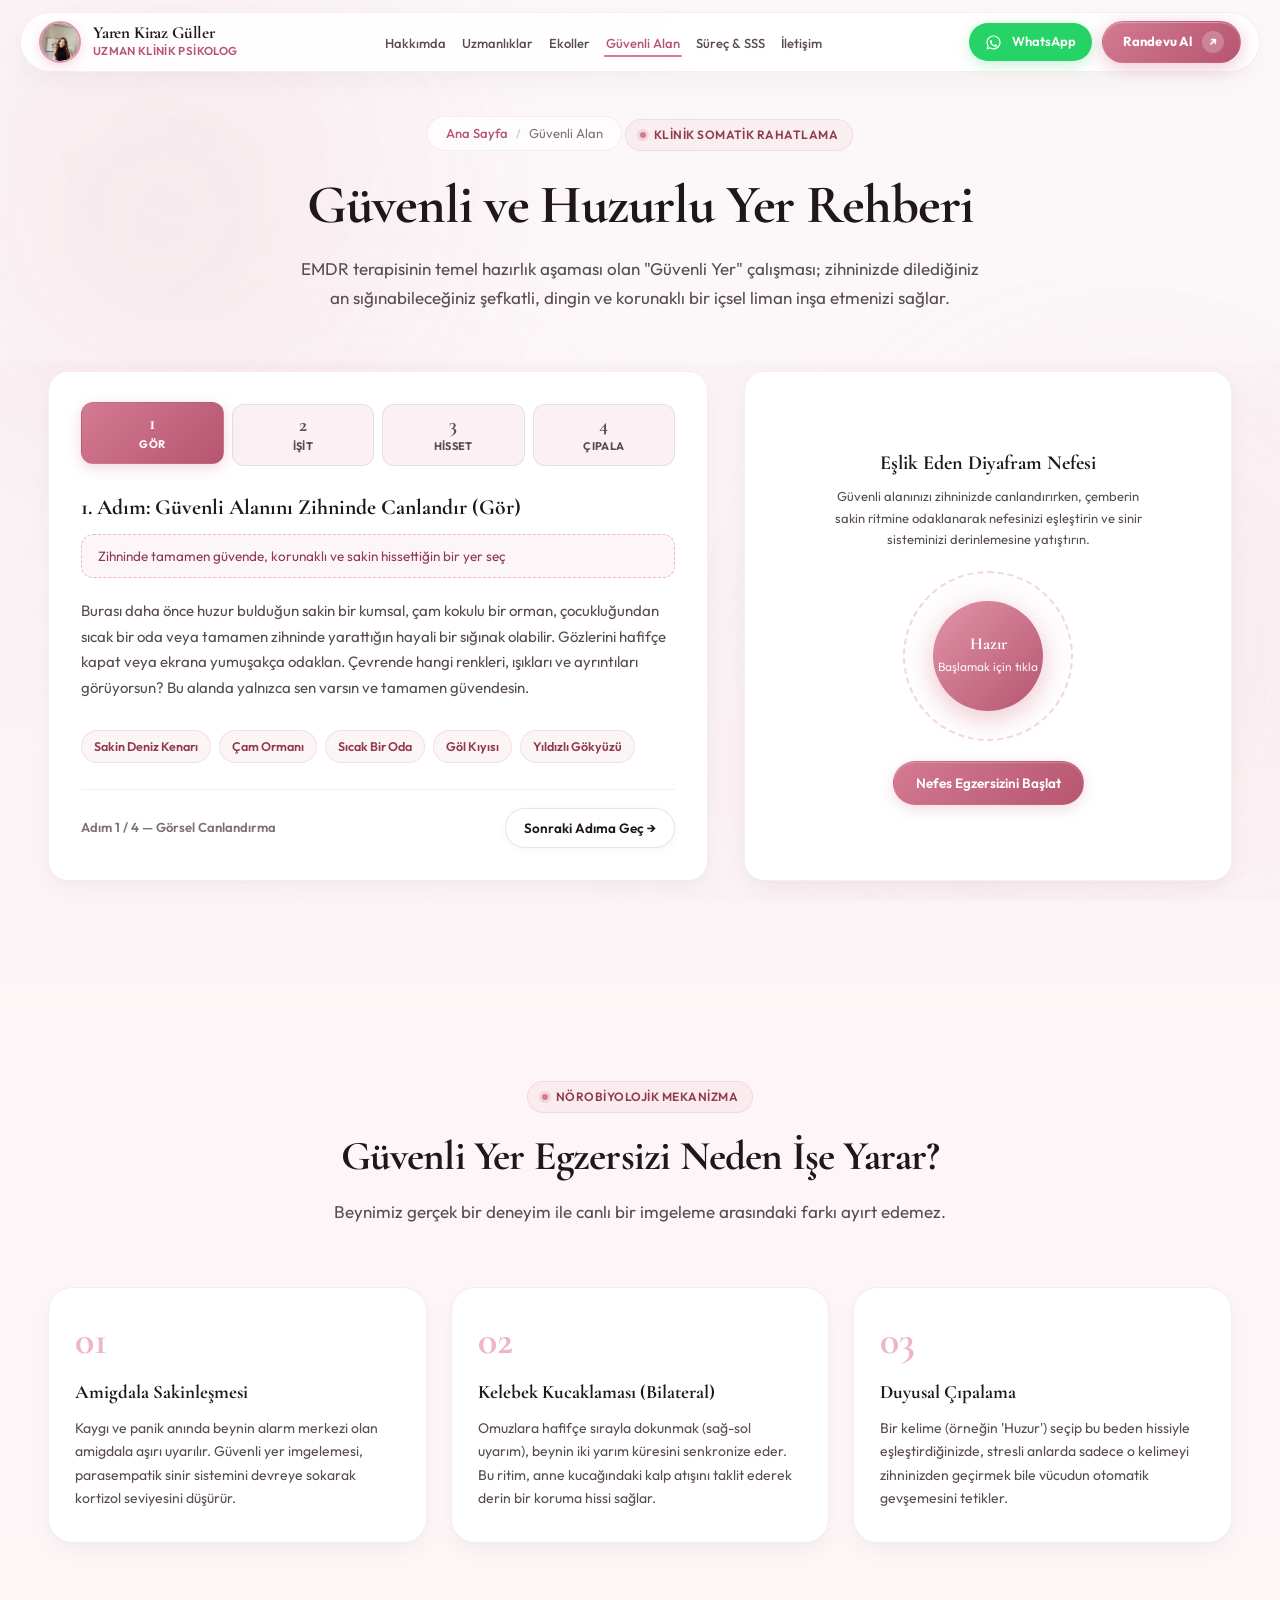
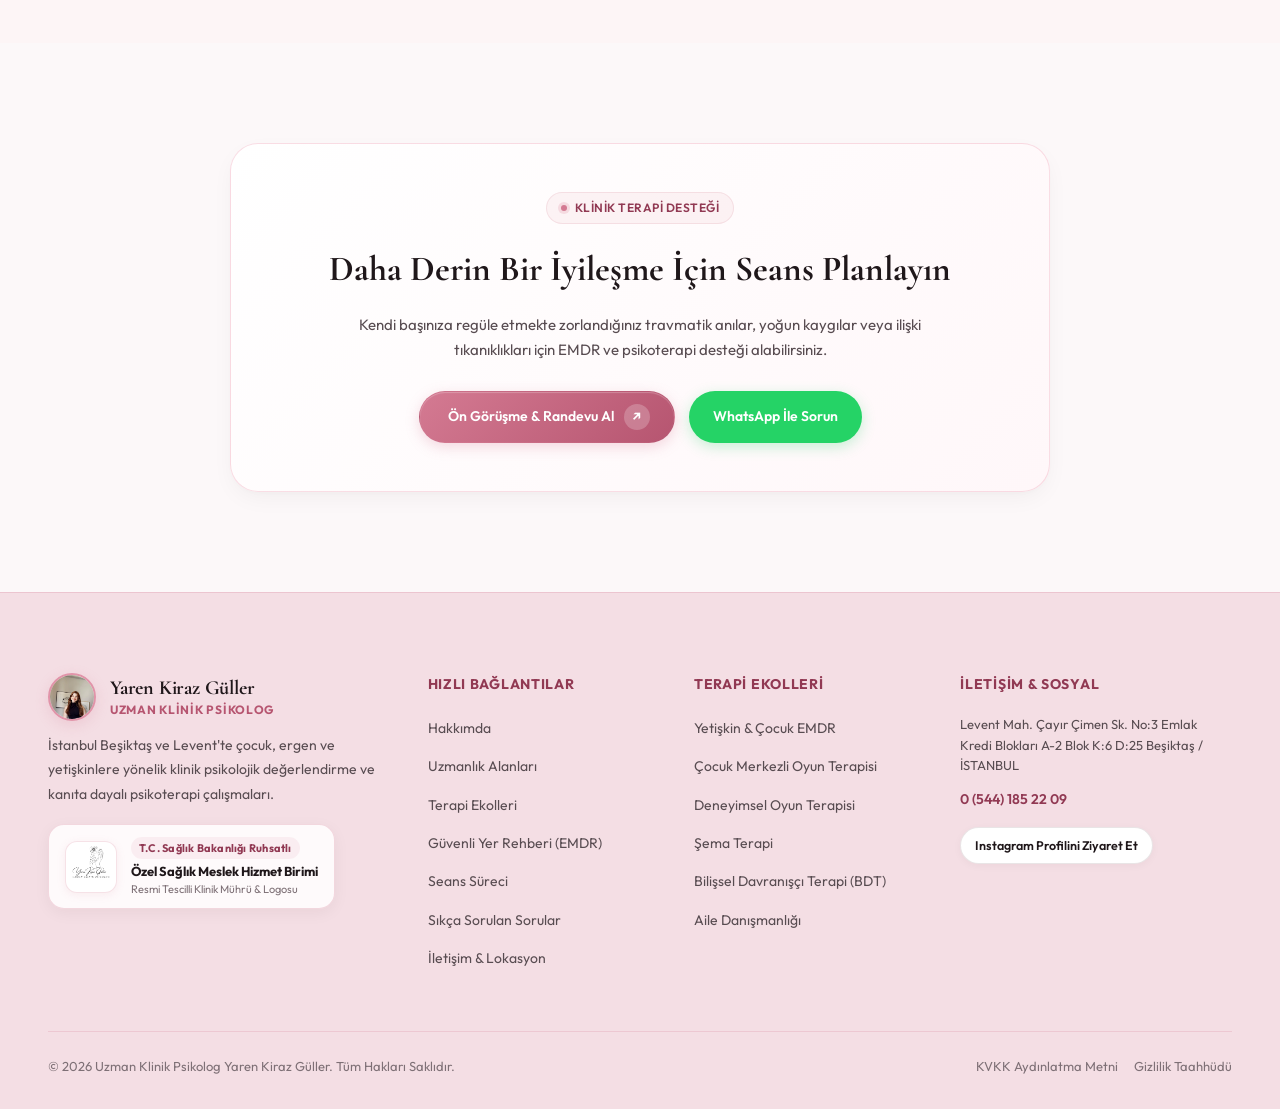
<file: guvenli-alan.html>
<!DOCTYPE html>
<html lang="tr">
<head>
  <meta charset="UTF-8">
  <meta name="viewport" content="width=device-width, initial-scale=1.0">
  
  <title>EMDR Güvenli Yer &amp; Diyafram Nefesi Rehberi | Klinik Psikolog Yaren Kiraz Güller</title>
  <meta name="description" content="EMDR terapisinin temel hazırlık aşaması olan 4 adımlı Güvenli / Huzurlu Yer imgeleme egzersizi ve rehberli kutu diyafram nefesi aracı.">
  <meta name="author" content="Klinik Psikolog Yaren Kiraz Güller">
  <link rel="canonical" href="https://www.yarenkiraz.com/guvenli-alan.html">

  <!-- Open Graph -->
  <meta property="og:type" content="website">
  <meta property="og:url" content="https://www.yarenkiraz.com/guvenli-alan.html">
  <meta property="og:title" content="Güvenli Yer &amp; Diyafram Nefesi Rehberi (EMDR)">
  <meta property="og:description" content="Zihninizde sığınabileceğiniz güvenli ve huzurlu bir içsel liman inşa edin. İnteraktif klinik rahatlama egzersizi.">
  <meta property="og:image" content="assets/images/yaren-kiraz-portrait.jpg">

  <!-- Favicon & Fonts -->
  <link rel="icon" type="image/svg+xml" href="data:image/svg+xml,<svg xmlns='http://www.w3.org/2000/svg' viewBox='0 0 100 100'><circle cx='50' cy='50' r='48' fill='%23E05A7E'/><text x='50' y='64' font-size='44' font-family='serif' font-weight='bold' text-anchor='middle' fill='white'>YK</text></svg>">
  <link rel="manifest" href="manifest.json">
  <meta name="theme-color" content="#FCF8F9">

  <link rel="preconnect" href="https://fonts.googleapis.com">
  <link rel="preconnect" href="https://fonts.gstatic.com" crossorigin>
  <link href="https://fonts.googleapis.com/css2?family=Cormorant+Garamond:ital,wght@0,400;0,500;0,600;0,700;1,400;1,600&family=Outfit:wght@300;400;500;600;700&family=Plus+Jakarta+Sans:ital,wght@0,300;0,400;0,500;0,600;0,700;1,400&display=swap" rel="stylesheet">
  <link rel="stylesheet" href="assets/css/styles.css">
</head>
<body>

  <!-- LÜKS SPLASH SCREEN (Karşılama Ekranı) -->
  <div id="splash-screen" class="splash-screen-overlay splash-fast" data-speed="fast" aria-hidden="true">
    <div class="splash-content">
      <div class="splash-avatar-glow"></div>
      <div class="splash-avatar-ring">
        <img src="assets/images/yaren-kiraz-portrait.jpg" alt="Uzman Klinik Psikolog Yaren Kiraz Güller" class="splash-avatar-img">
      </div>
      <div class="splash-eyebrow">T.C. Sağlık Bakanlığı Ruhsatlı Özel Sağlık Birimi</div>
      <h2 class="splash-title">Uzman Klinik Psikolog Yaren Kiraz Güller</h2>
      <p class="splash-quote">"İçsel dengenizi ve şefkatli bir terapi alanını keşfedin."</p>
      <div class="splash-loader-bar">
        <div class="splash-loader-progress"></div>
      </div>
    </div>
  </div>

  <!-- YAŞAYAN ARKA PLAN AURALARI -->
  <div class="ambient-orbs-container" aria-hidden="true">
    <div class="ambient-orb orb-1"></div>
    <div class="ambient-orb orb-2"></div>
    <div class="ambient-orb orb-3"></div>
    <div class="ambient-orb orb-4"></div>
  </div>

  <div id="scroll-progress-bar" aria-hidden="true"></div>

  <!-- FLOATING ISLAND HEADER -->
  <header class="site-header">
    <nav class="nav-island" aria-label="Ana Gezinti">
      <div class="brand-wrapper">
        <a href="index.html" class="brand-link" title="Uzman Klinik Psikolog Yaren Kiraz Güller">
          <img src="assets/images/yaren-kiraz-portrait.jpg" alt="Uzman Klinik Psikolog Yaren Kiraz Güller" class="brand-avatar-img">
          <div class="brand-text">
            <span class="brand-name">Yaren Kiraz Güller</span>
            <span class="brand-title">Uzman Klinik Psikolog</span>
          </div>
        </a>
      </div>

      <ul class="nav-links">
        <li><a href="hakkimda.html" class="nav-link">Hakkımda</a></li>
        <li><a href="uzmanliklar.html" class="nav-link">Uzmanlıklar</a></li>
        <li><a href="ekoller.html" class="nav-link">Ekoller</a></li>
        <li><a href="guvenli-alan.html" class="nav-link active">Güvenli Alan</a></li>
        <li><a href="surec.html" class="nav-link">Süreç &amp; SSS</a></li>
        <li><a href="iletisim.html" class="nav-link">İletişim</a></li>
      </ul>

      <div class="nav-actions">
        <a href="https://wa.me/905441852209?text=Merhaba%20Uzman%20Klinik%20Psikolog%20Yaren%20Kiraz%20G%C3%BCller%2C%20seans%20bilgisi%20ve%20randevu%20hakk%C4%B1nda%20g%C3%B6r%C3%BC%C5%9Fmek%20istiyorum." 
           target="_blank" 
           rel="noopener noreferrer" 
           class="btn btn-whatsapp" 
           style="padding: 8px 16px; font-size: 0.8125rem;">
          <svg width="17" height="17" viewBox="0 0 24 24" fill="currentColor" aria-hidden="true">
            <path d="M12.04 2c-5.46 0-9.91 4.45-9.91 9.91 0 1.75.46 3.45 1.32 4.95L2.05 22l5.25-1.38c1.45.79 3.08 1.21 4.74 1.21 5.46 0 9.91-4.45 9.91-9.91 0-2.65-1.03-5.14-2.9-7.01A9.816 9.816 0 0 0 12.04 2zm.01 1.67c4.55 0 8.24 3.7 8.24 8.24 0 2.2-.86 4.28-2.42 5.83a8.19 8.19 0 0 1-5.82 2.42c-1.46 0-2.88-.39-4.14-1.12l-.3-.18-3.12.82.83-3.04-.19-.31a8.212 8.212 0 0 1-1.25-4.42c0-4.54 3.7-8.24 8.25-8.24zm4.52 11.66c-.25-.12-1.47-.72-1.7-.81-.23-.08-.4-.12-.57.12-.17.25-.66.81-.81.98-.15.17-.3.19-.55.07-.25-.12-1.05-.39-2-1.23-.74-.66-1.24-1.47-1.39-1.72-.15-.25-.02-.38.11-.5.11-.11.25-.29.37-.43.12-.15.17-.25.25-.42.08-.17.04-.32-.02-.44-.06-.12-.57-1.37-.78-1.88-.2-.49-.41-.43-.57-.44h-.48c-.17 0-.44.06-.67.31-.23.25-.88.86-.88 2.1 0 1.24.9 2.44 1.03 2.61.12.17 1.78 2.71 4.31 3.8.6.26 1.07.41 1.44.53.61.19 1.16.17 1.6.1.49-.07 1.47-.6 1.68-1.18.21-.58.21-1.07.15-1.18-.06-.11-.23-.18-.48-.3z"/>
          </svg>
          <span>WhatsApp</span>
        </a>

        <a href="iletisim.html" class="btn btn-primary btn-randevu-highlight" style="padding: 9px 20px; font-size: 0.8125rem;">
          <span>Randevu Al</span>
          <span class="btn-nested-icon" aria-hidden="true" style="width: 22px; height: 22px; font-size: 0.75rem;">↗</span>
        </a>

        <button class="mobile-menu-toggle" aria-label="Menüyü Aç/Kapat" aria-expanded="false">
          <span class="hamburger-line"></span>
          <span class="hamburger-line"></span>
          <span class="hamburger-line"></span>
        </button>
      </div>
    </nav>
  </header>

  <!-- Mobil Drawer Menü & Karartma Örtüsü -->
  <div class="mobile-drawer-overlay" aria-hidden="true"></div>
  <aside class="mobile-drawer" role="dialog" aria-modal="true" aria-label="Mobil Gezinti Menüsü">
    <div class="mobile-drawer-header">
      <div class="mobile-drawer-brand">
        <img src="assets/images/yaren-kiraz-portrait.jpg" alt="Uzman Klinik Psikolog Yaren Kiraz Güller" class="mobile-drawer-avatar">
        <div class="mobile-drawer-brand-text">
          <span class="mobile-drawer-name">Yaren Kiraz Güller</span>
          <span class="mobile-drawer-badge">Uzman Klinik Psikolog</span>
        </div>
      </div>
      <button class="mobile-drawer-close" aria-label="Menüyü Kapat">
        <svg width="18" height="18" viewBox="0 0 24 24" fill="none" stroke="currentColor" stroke-width="2.2" stroke-linecap="round" stroke-linejoin="round">
          <line x1="18" y1="6" x2="6" y2="18"></line>
          <line x1="6" y1="6" x2="18" y2="18"></line>
        </svg>
      </button>
    </div>

    <div class="mobile-drawer-body">
      <nav class="mobile-nav" aria-label="Mobil Menü Linkleri">
        <ul class="mobile-drawer-links">
          <li>
            <a href="index.html" class="mobile-drawer-link">
              <span class="mobile-link-inner">
                <span class="mobile-link-num">01</span>
                <span class="mobile-link-text">Ana Sayfa</span>
              </span>
              <span class="mobile-link-arrow">→</span>
            </a>
          </li>
          <li>
            <a href="hakkimda.html" class="mobile-drawer-link">
              <span class="mobile-link-inner">
                <span class="mobile-link-num">02</span>
                <span class="mobile-link-text">Hakkımda</span>
              </span>
              <span class="mobile-link-arrow">→</span>
            </a>
          </li>
          <li>
            <a href="uzmanliklar.html" class="mobile-drawer-link">
              <span class="mobile-link-inner">
                <span class="mobile-link-num">03</span>
                <span class="mobile-link-text">Uzmanlık Alanları</span>
              </span>
              <span class="mobile-link-arrow">→</span>
            </a>
          </li>
          <li>
            <a href="ekoller.html" class="mobile-drawer-link">
              <span class="mobile-link-inner">
                <span class="mobile-link-num">04</span>
                <span class="mobile-link-text">Terapi Ekolleri</span>
              </span>
              <span class="mobile-link-arrow">→</span>
            </a>
          </li>
          <li>
            <a href="guvenli-alan.html" class="mobile-drawer-link active">
              <span class="mobile-link-inner">
                <span class="mobile-link-num">05</span>
                <span class="mobile-link-text">Güvenli Alan (EMDR)</span>
              </span>
              <span class="mobile-link-arrow">→</span>
            </a>
          </li>
          <li>
            <a href="surec.html" class="mobile-drawer-link">
              <span class="mobile-link-inner">
                <span class="mobile-link-num">06</span>
                <span class="mobile-link-text">Seans Süreci &amp; SSS</span>
              </span>
              <span class="mobile-link-arrow">→</span>
            </a>
          </li>
          <li>
            <a href="iletisim.html" class="mobile-drawer-link">
              <span class="mobile-link-inner">
                <span class="mobile-link-num">07</span>
                <span class="mobile-link-text">İletişim &amp; Randevu</span>
              </span>
              <span class="mobile-link-arrow">→</span>
            </a>
          </li>
        </ul>
      </nav>
    </div>

    <div class="mobile-drawer-footer">
      <div class="mobile-drawer-actions">
        <a href="https://wa.me/905441852209?text=Merhaba%20Klinik%20Psikolog%20Yaren%20Kiraz%20G%C3%BCller%2C%20seans%20bilgisi%20ve%20randevu%20hakk%C4%B1nda%20g%C3%B6r%C3%BC%C5%9Fmek%20istiyorum." 
           target="_blank" 
           rel="noopener noreferrer" 
           class="btn btn-whatsapp" 
           style="width: 100%; justify-content: center; padding: 12px 16px; font-size: 0.8125rem;">
          <svg width="17" height="17" viewBox="0 0 24 24" fill="currentColor">
            <path d="M12.04 2c-5.46 0-9.91 4.45-9.91 9.91 0 1.75.46 3.45 1.32 4.95L2.05 22l5.25-1.38c1.45.79 3.08 1.21 4.74 1.21 5.46 0 9.91-4.45 9.91-9.91 0-2.65-1.03-5.14-2.9-7.01A9.816 9.816 0 0 0 12.04 2zm.01 1.67c4.55 0 8.24 3.7 8.24 8.24 0 2.2-.86 4.28-2.42 5.83a8.19 8.19 0 0 1-5.82 2.42c-1.46 0-2.88-.39-4.14-1.12l-.3-.18-3.12.82.83-3.04-.19-.31a8.212 8.212 0 0 1-1.25-4.42c0-4.54 3.7-8.24 8.25-8.24zm4.52 11.66c-.25-.12-1.47-.72-1.7-.81-.23-.08-.4-.12-.57.12-.17.25-.66.81-.81.98-.15.17-.3.19-.55.07-.25-.12-1.05-.39-2-1.23-.74-.66-1.24-1.47-1.39-1.72-.15-.25-.02-.38.11-.5.11-.11.25-.29.37-.43.12-.15.17-.25.25-.42.08-.17.04-.32-.02-.44-.06-.12-.57-1.37-.78-1.88-.2-.49-.41-.43-.57-.44h-.48c-.17 0-.44.06-.67.31-.23.25-.88.86-.88 2.1 0 1.24.9 2.44 1.03 2.61.12.17 1.78 2.71 4.31 3.8.6.26 1.07.41 1.44.53.61.19 1.16.17 1.6.1.49-.07 1.47-.6 1.68-1.18.21-.58.21-1.07.15-1.18-.06-.11-.23-.18-.48-.3z"/>
          </svg>
          <span>WhatsApp Randevu Hattı</span>
        </a>
        <a href="tel:+905441852209" class="btn btn-secondary" style="width: 100%; justify-content: center; padding: 11px 16px; font-size: 0.8125rem;">
          <svg width="15" height="15" viewBox="0 0 24 24" fill="none" stroke="currentColor" stroke-width="2">
            <path d="M22 16.92v3a2 2 0 0 1-2.18 2 19.79 19.79 0 0 1-8.63-3.07 19.5 19.5 0 0 1-6-6 19.79 19.79 0 0 1-3.07-8.67A2 2 0 0 1 4.11 2h3a2 2 0 0 1 2 1.72 12.84 12.84 0 0 0 .7 2.81 2 2 0 0 1-.45 2.11L8.09 9.91a16 16 0 0 0 6 6l1.27-1.27a2 2 0 0 1 2.11-.45 12.84 12.84 0 0 0 2.81.7A2 2 0 0 1 22 16.92z"></path>
          </svg>
          <span>0 (544) 185 22 09</span>
        </a>
      </div>
      <div class="mobile-drawer-clinic-info">
        <p>Levent Mah. Çayır Çimen Sk. No:3 Beşiktaş / İstanbul</p>
      </div>
    </div>
  </aside>

  <main>
    <!-- EDITORIAL SUBPAGE HERO -->
    <section class="subpage-hero">
      <div class="container">
        <div class="subpage-hero-inner">
          <div class="breadcrumb-nav">
            <a href="index.html">Ana Sayfa</a>
            <span class="breadcrumb-sep">/</span>
            <span>Güvenli Alan</span>
          </div>

          <div class="eyebrow-badge" style="margin-bottom: 12px;">
            <span class="eyebrow-dot"></span>
            <span>Klinik Somatik Rahatlama</span>
          </div>

          <h1 class="subpage-title">Güvenli ve Huzurlu Yer Rehberi</h1>
          <p class="subpage-lead">
            EMDR terapisinin temel hazırlık aşaması olan "Güvenli Yer" çalışması; zihninizde dilediğiniz an sığınabileceğiniz şefkatli, dingin ve korunaklı bir içsel liman inşa etmenizi sağlar.
          </p>
        </div>
      </div>
    </section>

    <!-- İNTERAKTİF GÜVENLİ ALAN & NEFES BÖLÜMÜ -->
    <section class="section grounding-section" style="padding-top: 10px;">
      <div class="container">
        
        <div class="grounding-grid">
          
          <!-- Sol: 4 Adımlı EMDR Güvenli Yer İmgeleme Kartı -->
          <div class="grounding-card">
            <div>
              <div class="grounding-steps-bar" role="tablist" aria-label="Güvenli Yer Adımları">
                <button class="grounding-step-btn active" data-step="1" role="tab" aria-selected="true">
                  <span class="grounding-step-num">1</span>
                  <span class="grounding-step-label">Gör</span>
                </button>
                <button class="grounding-step-btn" data-step="2" role="tab" aria-selected="false">
                  <span class="grounding-step-num">2</span>
                  <span class="grounding-step-label">İşit</span>
                </button>
                <button class="grounding-step-btn" data-step="3" role="tab" aria-selected="false">
                  <span class="grounding-step-num">3</span>
                  <span class="grounding-step-label">Hisset</span>
                </button>
                <button class="grounding-step-btn" data-step="4" role="tab" aria-selected="false">
                  <span class="grounding-step-num">4</span>
                  <span class="grounding-step-label">Çıpala</span>
                </button>
              </div>

              <div id="grounding-content-target" class="grounding-content-box">
                <h2 class="grounding-title">1. Adım: Güvenli Alanını Zihninde Canlandır (Gör)</h2>
                <div class="grounding-prompt-badge">
                  <span>Zihninde tamamen güvende, korunaklı ve sakin hissettiğin bir yer seç</span>
                </div>
                <p class="grounding-desc">
                  Burası daha önce huzur bulduğun sakin bir kumsal, çam kokulu bir orman, çocukluğundan sıcak bir oda veya tamamen zihninde yarattığın hayali bir sığınak olabilir. Gözlerini hafifçe kapat veya ekrana yumuşakça odaklan. Çevrende hangi renkleri, ışıkları ve ayrıntıları görüyorsun? Bu alanda yalnızca sen varsın ve tamamen güvendesin.
                </p>
                <div class="safe-place-tags" aria-label="İlham Önerileri">
                  <span class="safe-place-tag">Sakin Deniz Kenarı</span>
                  <span class="safe-place-tag">Çam Ormanı</span>
                  <span class="safe-place-tag">Sıcak Bir Oda</span>
                  <span class="safe-place-tag">Göl Kıyısı</span>
                  <span class="safe-place-tag">Yıldızlı Gökyüzü</span>
                </div>
              </div>
            </div>

            <div style="display: flex; align-items: center; justify-content: space-between; border-top: 1px solid var(--border-hairline); margin-top: 20px; padding-top: 18px;">
              <span id="grounding-progress-indicator" style="font-size: 0.8125rem; color: var(--text-muted); font-weight: 600;">
                Adım 1 / 4 — Görsel Canlandırma
              </span>
              <button id="grounding-next-btn" class="btn btn-secondary" style="padding: 8px 18px; font-size: 0.84375rem;">
                <span>Sonraki Adıma Geç →</span>
              </button>
            </div>
          </div>

          <!-- Sağ: Eşlik Eden Diyafram Nefesi Çemberi (Breathing Widget) -->
          <div class="breathing-box">
            <h3 style="font-family: var(--font-serif); font-size: 1.25rem; color: var(--text-primary); margin-bottom: 6px;">
              Eşlik Eden Diyafram Nefesi
            </h3>
            <p style="font-size: 0.8125rem; color: var(--text-secondary); margin-bottom: 20px; max-width: 320px;">
              Güvenli alanınızı zihninizde canlandırırken, çemberin sakin ritmine odaklanarak nefesinizi eşleştirin ve sinir sisteminizi derinlemesine yatıştırın.
            </p>

            <div class="breathing-circle-outer">
              <div id="breathing-circle-inner" class="breathing-circle-inner">
                <span id="breathing-state-label" class="breathing-state-text">Hazır</span>
                <span id="breathing-timer-label" class="breathing-timer-text">Başlamak için tıkla</span>
              </div>
            </div>

            <button id="breathing-toggle-btn" class="btn btn-primary" style="padding: 10px 22px; font-size: 0.84375rem;">
              <span>Nefes Egzersizini Başlat</span>
            </button>
          </div>

        </div>

      </div>
    </section>

    <!-- KLİNİK BİLGİLENDİRME: GÜVENLİ YER NASIL ÇALIŞIR? -->
    <section class="section" style="background: rgba(253, 233, 237, 0.25);">
      <div class="container">
        
        <div class="section-header">
          <div class="eyebrow-badge">
            <span class="eyebrow-dot"></span>
            <span>Nörobiyolojik Mekanizma</span>
          </div>
          <h2 class="section-title">Güvenli Yer Egzersizi Neden İşe Yarar?</h2>
          <p class="section-description">
            Beynimiz gerçek bir deneyim ile canlı bir imgeleme arasındaki farkı ayırt edemez.
          </p>
        </div>

        <div style="display: grid; grid-template-columns: repeat(auto-fit, minmax(320px, 1fr)); gap: 24px;">
          
          <div class="process-step-card">
            <div class="process-number">01</div>
            <h3 class="process-title">Amigdala Sakinleşmesi</h3>
            <p class="process-desc">
              Kaygı ve panik anında beynin alarm merkezi olan amigdala aşırı uyarılır. Güvenli yer imgelemesi, parasempatik sinir sistemini devreye sokarak kortizol seviyesini düşürür.
            </p>
          </div>

          <div class="process-step-card">
            <div class="process-number">02</div>
            <h3 class="process-title">Kelebek Kucaklaması (Bilateral)</h3>
            <p class="process-desc">
              Omuzlara hafifçe sırayla dokunmak (sağ-sol uyarım), beynin iki yarım küresini senkronize eder. Bu ritim, anne kucağındaki kalp atışını taklit ederek derin bir koruma hissi sağlar.
            </p>
          </div>

          <div class="process-step-card">
            <div class="process-number">03</div>
            <h3 class="process-title">Duyusal Çıpalama</h3>
            <p class="process-desc">
              Bir kelime (örneğin 'Huzur') seçip bu beden hissiyle eşleştirdiğinizde, stresli anlarda sadece o kelimeyi zihninizden geçirmek bile vücudun otomatik gevşemesini tetikler.
            </p>
          </div>

        </div>

      </div>
    </section>

    <!-- HIZLI CTA -->
    <section class="section">
      <div class="container">
        <div style="background: linear-gradient(135deg, #FFFFFF 0%, #FFF7F9 100%); border: 1px solid rgba(224, 90, 126, 0.2); border-radius: 28px; padding: 48px 36px; text-align: center; max-width: 820px; margin: 0 auto; box-shadow: var(--shadow-subtle);">
          <div class="eyebrow-badge" style="margin-bottom: 16px;">
            <span class="eyebrow-dot"></span>
            <span>Klinik Terapi Desteği</span>
          </div>
          <h2 style="font-family: var(--font-serif); font-size: 2.2rem; color: var(--text-primary); margin-bottom: 14px;">
            Daha Derin Bir İyileşme İçin Seans Planlayın
          </h2>
          <p style="font-size: 0.9375rem; color: var(--text-secondary); max-width: 580px; margin: 0 auto 28px; line-height: 1.7;">
            Kendi başınıza regüle etmekte zorlandığınız travmatik anılar, yoğun kaygılar veya ilişki tıkanıklıkları için EMDR ve psikoterapi desteği alabilirsiniz.
          </p>
          <div style="display: flex; justify-content: center; gap: 14px; flex-wrap: wrap;">
            <a href="iletisim.html" class="btn btn-primary" style="padding: 12px 28px;">
              <span>Ön Görüşme &amp; Randevu Al</span>
              <span class="btn-nested-icon" aria-hidden="true">↗</span>
            </a>
            <a href="https://wa.me/905441852209" target="_blank" rel="noopener noreferrer" class="btn btn-whatsapp" style="padding: 12px 24px;">
              <span>WhatsApp İle Sorun</span>
            </a>
          </div>
        </div>
      </div>
    </section>
  </main>

  <!-- FOOTER -->
  <footer class="site-footer">
    <div class="container">
      <div class="footer-top-grid">
        <div class="footer-brand-col">
          <a href="index.html" class="footer-brand-link" title="Uzman Klinik Psikolog Yaren Kiraz Güller - Ana Sayfa">
            <img src="assets/images/yaren-kiraz-portrait.jpg" alt="Uzman Klinik Psikolog Yaren Kiraz Güller" class="footer-brand-avatar">
            <div class="footer-brand-text">
              <span class="footer-brand-name">Yaren Kiraz Güller</span>
              <span class="footer-brand-title">Uzman Klinik Psikolog</span>
            </div>
          </a>

          <p class="footer-brand-desc">
            İstanbul Beşiktaş ve Levent'te çocuk, ergen ve yetişkinlere yönelik klinik psikolojik değerlendirme ve kanıta dayalı psikoterapi çalışmaları.
          </p>

          <!-- Resmi Kurumsal Klinik Mührü & Tescil Kartı -->
          <div class="footer-seal-card">
            <div class="footer-seal-logo-wrap">
              <img src="assets/images/logo.png" 
                   alt="Uzman Klinik Psikolog Yaren Kiraz Güller Resmi Klinik Mührü" 
                   class="footer-seal-logo-img" 
                   width="52" 
                   height="52" 
                   loading="lazy">
            </div>
            <div class="footer-seal-text">
              <span class="footer-seal-badge-tag">T.C. Sağlık Bakanlığı Ruhsatlı</span>
              <span class="footer-seal-title">Özel Sağlık Meslek Hizmet Birimi</span>
              <span class="footer-seal-sub">Resmi Tescilli Klinik Mührü &amp; Logosu</span>
            </div>
          </div>
        </div>

        <div>
          <div class="footer-heading">Hızlı Bağlantılar</div>
          <ul class="footer-links-list">
            <li><a href="hakkimda.html" class="footer-link">Hakkımda</a></li>
            <li><a href="uzmanliklar.html" class="footer-link">Uzmanlık Alanları</a></li>
            <li><a href="ekoller.html" class="footer-link">Terapi Ekolleri</a></li>
            <li><a href="guvenli-alan.html" class="footer-link">Güvenli Yer Rehberi (EMDR)</a></li>
            <li><a href="surec.html" class="footer-link">Seans Süreci</a></li>
            <li><a href="surec.html#sss" class="footer-link">Sıkça Sorulan Sorular</a></li>
            <li><a href="iletisim.html" class="footer-link">İletişim &amp; Lokasyon</a></li>
          </ul>
        </div>

        <div>
          <div class="footer-heading">Terapi Ekolleri</div>
          <ul class="footer-links-list">
            <li><a href="ekoller.html" class="footer-link">Yetişkin &amp; Çocuk EMDR</a></li>
            <li><a href="ekoller.html" class="footer-link">Çocuk Merkezli Oyun Terapisi</a></li>
            <li><a href="ekoller.html" class="footer-link">Deneyimsel Oyun Terapisi</a></li>
            <li><a href="ekoller.html" class="footer-link">Şema Terapi</a></li>
            <li><a href="ekoller.html" class="footer-link">Bilişsel Davranışçı Terapi (BDT)</a></li>
            <li><a href="ekoller.html" class="footer-link">Aile Danışmanlığı</a></li>
          </ul>
        </div>

        <div>
          <div class="footer-heading">İletişim &amp; Sosyal</div>
          <p style="font-size: 0.8125rem; color: var(--text-secondary); line-height: 1.6; margin-bottom: 12px;">
            Levent Mah. Çayır Çimen Sk. No:3 Emlak Kredi Blokları A-2 Blok K:6 D:25 Beşiktaş / İSTANBUL
          </p>
          <p style="font-size: 0.875rem; font-weight: 600; color: var(--rose-700); margin-bottom: 16px;">
            0 (544) 185 22 09
          </p>
          <a href="https://www.instagram.com/klinikpsikologyarenkiraz/" target="_blank" rel="noopener noreferrer" class="btn btn-secondary" style="padding: 7px 14px; font-size: 0.78125rem;">
            <span>Instagram Profilini Ziyaret Et</span>
          </a>
        </div>
      </div>

      <div class="footer-bottom-bar">
        <div>© 2026 Uzman Klinik Psikolog Yaren Kiraz Güller. Tüm Hakları Saklıdır.</div>
        <div style="display: flex; gap: 16px;">
          <a href="iletisim.html" class="footer-legal-link">KVKK Aydınlatma Metni</a>
          <a href="iletisim.html" class="footer-legal-link">Gizlilik Taahhüdü</a>
        </div>
      </div>
    </div>
  </footer>

  <!-- MOBİL QUICK ACTION BAR -->
  <div class="mobile-sticky-bar">
    <a href="tel:+905441852209" class="mobile-sticky-btn mobile-sticky-call">
      <svg width="18" height="18" viewBox="0 0 24 24" fill="none" stroke="currentColor" stroke-width="2">
        <path d="M22 16.92v3a2 2 0 0 1-2.18 2 19.79 19.79 0 0 1-8.63-3.07 19.5 19.5 0 0 1-6-6 19.79 19.79 0 0 1-3.07-8.67A2 2 0 0 1 4.11 2h3a2 2 0 0 1 2 1.72 12.84 12.84 0 0 0 .7 2.81 2 2 0 0 1-.45 2.11L8.09 9.91a16 16 0 0 0 6 6l1.27-1.27a2 2 0 0 1 2.11-.45 12.84 12.84 0 0 0 2.81.7A2 2 0 0 1 22 16.92z"></path>
      </svg>
      <span>Hemen Ara</span>
    </a>
    <a href="https://wa.me/905441852209" target="_blank" rel="noopener noreferrer" class="mobile-sticky-btn mobile-sticky-wa">
      <svg width="18" height="18" viewBox="0 0 24 24" fill="currentColor">
        <path d="M12.04 2c-5.46 0-9.91 4.45-9.91 9.91 0 1.75.46 3.45 1.32 4.95L2.05 22l5.25-1.38c1.45.79 3.08 1.21 4.74 1.21 5.46 0 9.91-4.45 9.91-9.91 0-2.65-1.03-5.14-2.9-7.01A9.816 9.816 0 0 0 12.04 2zm.01 1.67c4.55 0 8.24 3.7 8.24 8.24 0 2.2-.86 4.28-2.42 5.83a8.19 8.19 0 0 1-5.82 2.42c-1.46 0-2.88-.39-4.14-1.12l-.3-.18-3.12.82.83-3.04-.19-.31a8.212 8.212 0 0 1-1.25-4.42c0-4.54 3.7-8.24 8.25-8.24zm4.52 11.66c-.25-.12-1.47-.72-1.7-.81-.23-.08-.4-.12-.57.12-.17.25-.66.81-.81.98-.15.17-.3.19-.55.07-.25-.12-1.05-.39-2-1.23-.74-.66-1.24-1.47-1.39-1.72-.15-.25-.02-.38.11-.5.11-.11.25-.29.37-.43.12-.15.17-.25.25-.42.08-.17.04-.32-.02-.44-.06-.12-.57-1.37-.78-1.88-.2-.49-.41-.43-.57-.44h-.48c-.17 0-.44.06-.67.31-.23.25-.88.86-.88 2.1 0 1.24.9 2.44 1.03 2.61.12.17 1.78 2.71 4.31 3.8.6.26 1.07.41 1.44.53.61.19 1.16.17 1.6.1.49-.07 1.47-.6 1.68-1.18.21-.58.21-1.07.15-1.18-.06-.11-.23-.18-.48-.3z"/>
      </svg>
      <span>WhatsApp</span>
    </a>
  </div>

  <script src="assets/js/app.js"></script>
</body>
</html>
</file>
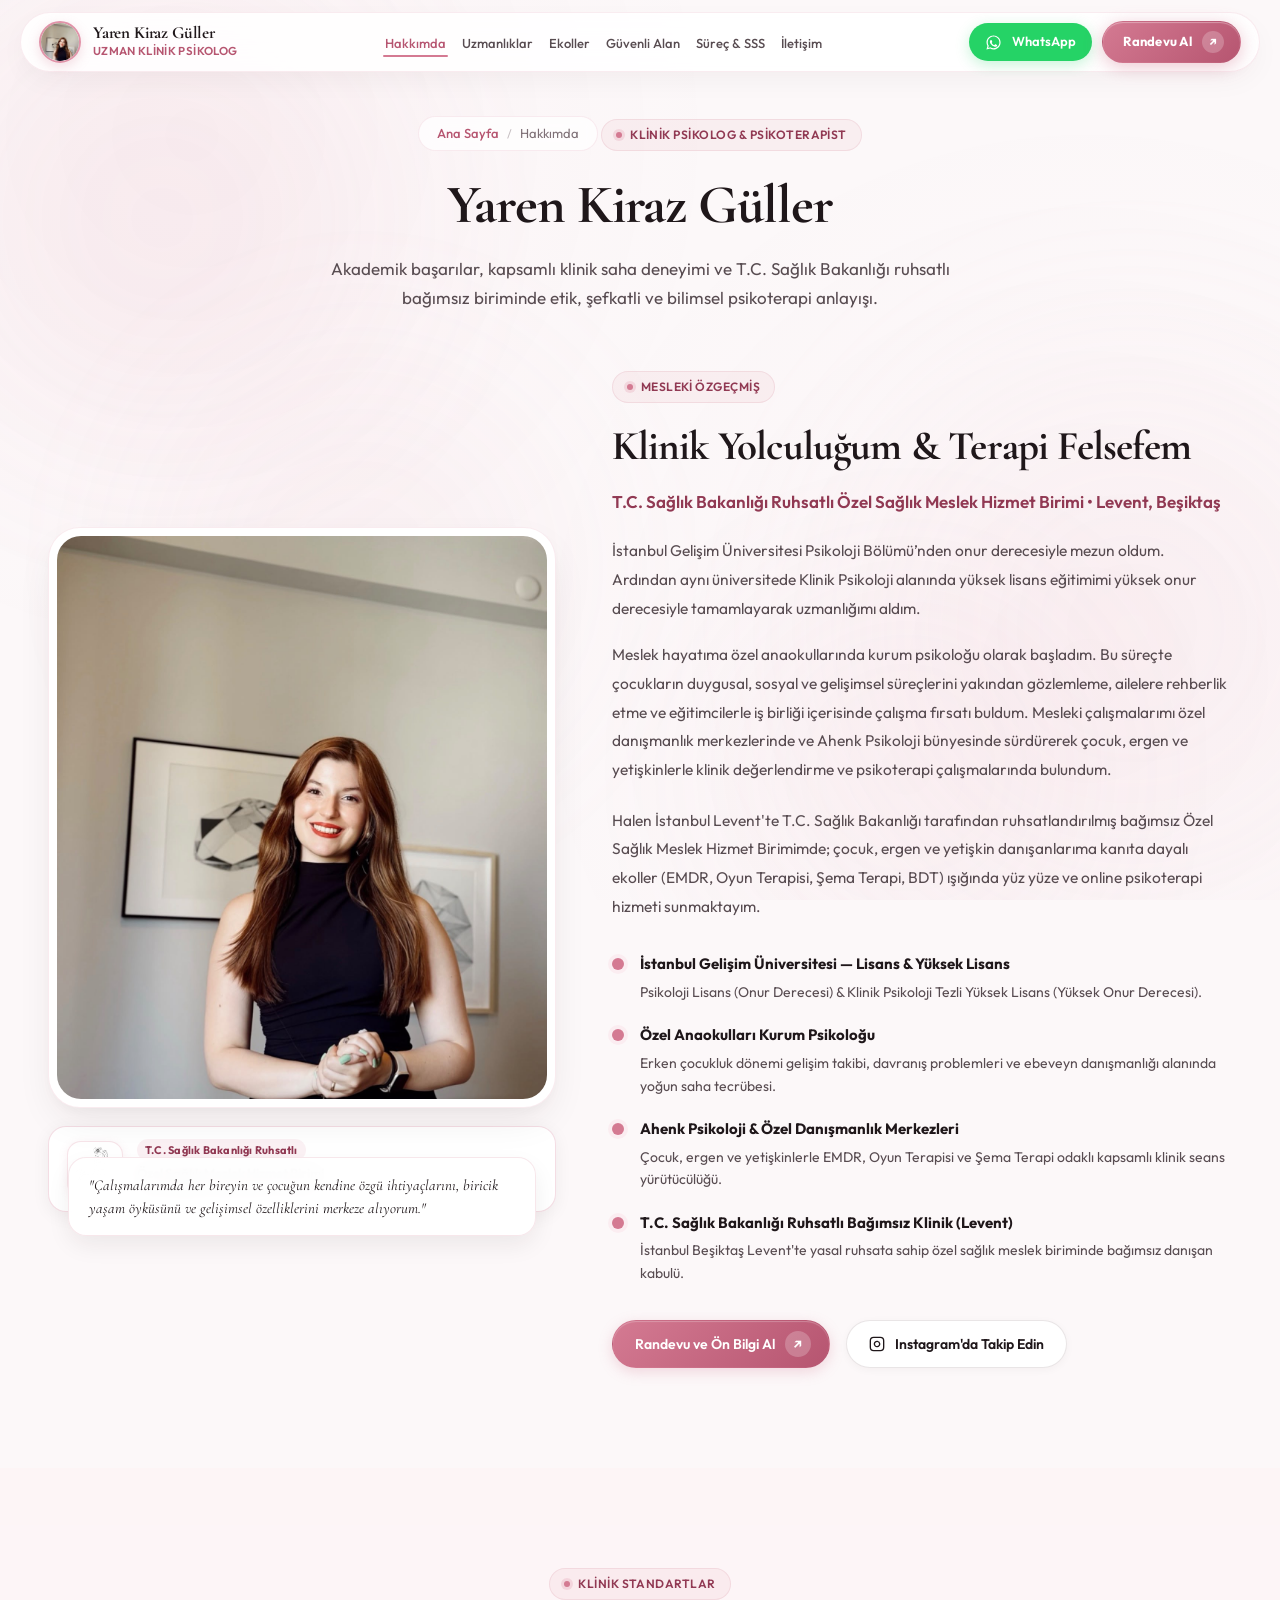
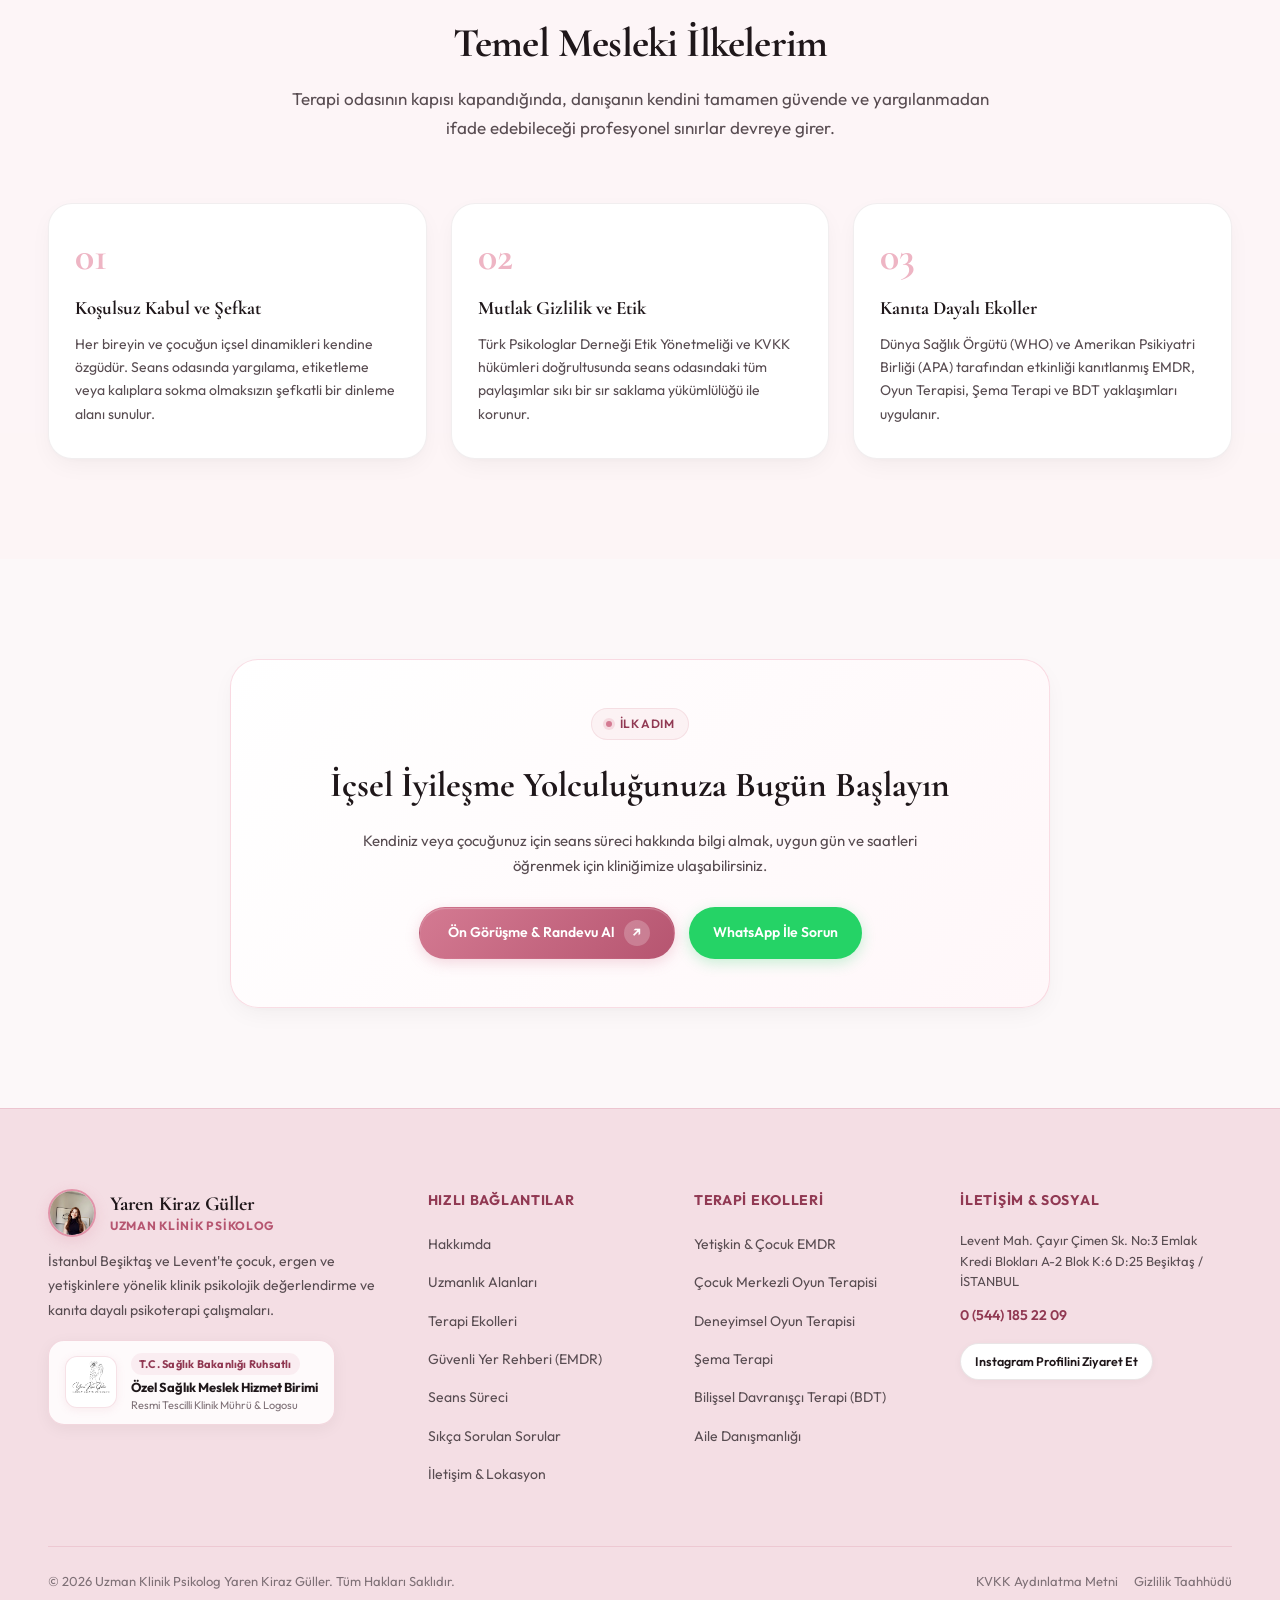
<file: hakkimda.html>
<!DOCTYPE html>
<html lang="tr">
<head>
  <meta charset="UTF-8">
  <meta name="viewport" content="width=device-width, initial-scale=1.0">
  
  <title>Hakkımda | Klinik Psikolog Yaren Kiraz Güller — Levent Beşiktaş</title>
  <meta name="description" content="Klinik Psikolog Yaren Kiraz Güller'in eğitimi, onur dereceleri, kurum psikologluğu deneyimi, T.C. Sağlık Bakanlığı ruhsatlı Levent kliniği ve terapi felsefesi.">
  <meta name="author" content="Klinik Psikolog Yaren Kiraz Güller">
  <link rel="canonical" href="https://www.yarenkiraz.com/hakkimda.html">

  <!-- Open Graph -->
  <meta property="og:type" content="profile">
  <meta property="og:url" content="https://www.yarenkiraz.com/hakkimda.html">
  <meta property="og:title" content="Hakkımda | Klinik Psikolog Yaren Kiraz Güller">
  <meta property="og:description" content="İstanbul Gelişim Üniversitesi onur dereceleri, klinik vaka tecrübesi ve Sağlık Bakanlığı ruhsatlı bağımsız biriminde danışan kabulü.">
  <meta property="og:image" content="assets/images/yaren-kiraz-portrait.jpg">

  <!-- Favicon & Fonts -->
  <link rel="icon" type="image/svg+xml" href="data:image/svg+xml,<svg xmlns='http://www.w3.org/2000/svg' viewBox='0 0 100 100'><circle cx='50' cy='50' r='48' fill='%23E05A7E'/><text x='50' y='64' font-size='44' font-family='serif' font-weight='bold' text-anchor='middle' fill='white'>YK</text></svg>">
  <link rel="manifest" href="manifest.json">
  <meta name="theme-color" content="#FCF8F9">

  <link rel="preconnect" href="https://fonts.googleapis.com">
  <link rel="preconnect" href="https://fonts.gstatic.com" crossorigin>
  <link href="https://fonts.googleapis.com/css2?family=Cormorant+Garamond:ital,wght@0,400;0,500;0,600;0,700;1,400;1,600&family=Outfit:wght@300;400;500;600;700&family=Plus+Jakarta+Sans:ital,wght@0,300;0,400;0,500;0,600;0,700;1,400&display=swap" rel="stylesheet">
  <link rel="stylesheet" href="assets/css/styles.css">
</head>
<body>

  <!-- LÜKS SPLASH SCREEN (Karşılama Ekranı) -->
  <div id="splash-screen" class="splash-screen-overlay splash-fast" data-speed="fast" aria-hidden="true">
    <div class="splash-content">
      <div class="splash-avatar-glow"></div>
      <div class="splash-avatar-ring">
        <img src="assets/images/yaren-kiraz-portrait.jpg" alt="Uzman Klinik Psikolog Yaren Kiraz Güller" class="splash-avatar-img">
      </div>
      <div class="splash-eyebrow">T.C. Sağlık Bakanlığı Ruhsatlı Özel Sağlık Birimi</div>
      <h2 class="splash-title">Uzman Klinik Psikolog Yaren Kiraz Güller</h2>
      <p class="splash-quote">"İçsel dengenizi ve şefkatli bir terapi alanını keşfedin."</p>
      <div class="splash-loader-bar">
        <div class="splash-loader-progress"></div>
      </div>
    </div>
  </div>

  <!-- YAŞAYAN ARKA PLAN AURALARI -->
  <div class="ambient-orbs-container" aria-hidden="true">
    <div class="ambient-orb orb-1"></div>
    <div class="ambient-orb orb-2"></div>
    <div class="ambient-orb orb-3"></div>
    <div class="ambient-orb orb-4"></div>
  </div>

  <div id="scroll-progress-bar" aria-hidden="true"></div>

  <!-- FLOATING ISLAND HEADER -->
  <header class="site-header">
    <nav class="nav-island" aria-label="Ana Gezinti">
      <div class="brand-wrapper">
        <a href="index.html" class="brand-link" title="Uzman Klinik Psikolog Yaren Kiraz Güller">
          <img src="assets/images/yaren-kiraz-portrait.jpg" alt="Uzman Klinik Psikolog Yaren Kiraz Güller" class="brand-avatar-img">
          <div class="brand-text">
            <span class="brand-name">Yaren Kiraz Güller</span>
            <span class="brand-title">Uzman Klinik Psikolog</span>
          </div>
        </a>
      </div>

      <ul class="nav-links">
        <li><a href="hakkimda.html" class="nav-link active">Hakkımda</a></li>
        <li><a href="uzmanliklar.html" class="nav-link">Uzmanlıklar</a></li>
        <li><a href="ekoller.html" class="nav-link">Ekoller</a></li>
        <li><a href="guvenli-alan.html" class="nav-link">Güvenli Alan</a></li>
        <li><a href="surec.html" class="nav-link">Süreç &amp; SSS</a></li>
        <li><a href="iletisim.html" class="nav-link">İletişim</a></li>
      </ul>

      <div class="nav-actions">
        <a href="https://wa.me/905441852209?text=Merhaba%20Uzman%20Klinik%20Psikolog%20Yaren%20Kiraz%20G%C3%BCller%2C%20seans%20bilgisi%20ve%20randevu%20hakk%C4%B1nda%20g%C3%B6r%C3%BC%C5%9Fmek%20istiyorum." 
           target="_blank" 
           rel="noopener noreferrer" 
           class="btn btn-whatsapp" 
           style="padding: 8px 16px; font-size: 0.8125rem;">
          <svg width="17" height="17" viewBox="0 0 24 24" fill="currentColor" aria-hidden="true">
            <path d="M12.04 2c-5.46 0-9.91 4.45-9.91 9.91 0 1.75.46 3.45 1.32 4.95L2.05 22l5.25-1.38c1.45.79 3.08 1.21 4.74 1.21 5.46 0 9.91-4.45 9.91-9.91 0-2.65-1.03-5.14-2.9-7.01A9.816 9.816 0 0 0 12.04 2zm.01 1.67c4.55 0 8.24 3.7 8.24 8.24 0 2.2-.86 4.28-2.42 5.83a8.19 8.19 0 0 1-5.82 2.42c-1.46 0-2.88-.39-4.14-1.12l-.3-.18-3.12.82.83-3.04-.19-.31a8.212 8.212 0 0 1-1.25-4.42c0-4.54 3.7-8.24 8.25-8.24zm4.52 11.66c-.25-.12-1.47-.72-1.7-.81-.23-.08-.4-.12-.57.12-.17.25-.66.81-.81.98-.15.17-.3.19-.55.07-.25-.12-1.05-.39-2-1.23-.74-.66-1.24-1.47-1.39-1.72-.15-.25-.02-.38.11-.5.11-.11.25-.29.37-.43.12-.15.17-.25.25-.42.08-.17.04-.32-.02-.44-.06-.12-.57-1.37-.78-1.88-.2-.49-.41-.43-.57-.44h-.48c-.17 0-.44.06-.67.31-.23.25-.88.86-.88 2.1 0 1.24.9 2.44 1.03 2.61.12.17 1.78 2.71 4.31 3.8.6.26 1.07.41 1.44.53.61.19 1.16.17 1.6.1.49-.07 1.47-.6 1.68-1.18.21-.58.21-1.07.15-1.18-.06-.11-.23-.18-.48-.3z"/>
          </svg>
          <span>WhatsApp</span>
        </a>

        <a href="iletisim.html" class="btn btn-primary btn-randevu-highlight" style="padding: 9px 20px; font-size: 0.8125rem;">
          <span>Randevu Al</span>
          <span class="btn-nested-icon" aria-hidden="true" style="width: 22px; height: 22px; font-size: 0.75rem;">↗</span>
        </a>

        <button class="mobile-menu-toggle" aria-label="Menüyü Aç/Kapat" aria-expanded="false">
          <span class="hamburger-line"></span>
          <span class="hamburger-line"></span>
          <span class="hamburger-line"></span>
        </button>
      </div>
    </nav>
  </header>

  <!-- Mobil Drawer Menü & Karartma Örtüsü -->
  <div class="mobile-drawer-overlay" aria-hidden="true"></div>
  <aside class="mobile-drawer" role="dialog" aria-modal="true" aria-label="Mobil Gezinti Menüsü">
    <div class="mobile-drawer-header">
      <div class="mobile-drawer-brand">
        <img src="assets/images/yaren-kiraz-portrait.jpg" alt="Uzman Klinik Psikolog Yaren Kiraz Güller" class="mobile-drawer-avatar">
        <div class="mobile-drawer-brand-text">
          <span class="mobile-drawer-name">Yaren Kiraz Güller</span>
          <span class="mobile-drawer-badge">Uzman Klinik Psikolog</span>
        </div>
      </div>
      <button class="mobile-drawer-close" aria-label="Menüyü Kapat">
        <svg width="18" height="18" viewBox="0 0 24 24" fill="none" stroke="currentColor" stroke-width="2.2" stroke-linecap="round" stroke-linejoin="round">
          <line x1="18" y1="6" x2="6" y2="18"></line>
          <line x1="6" y1="6" x2="18" y2="18"></line>
        </svg>
      </button>
    </div>

    <div class="mobile-drawer-body">
      <nav class="mobile-nav" aria-label="Mobil Menü Linkleri">
        <ul class="mobile-drawer-links">
          <li>
            <a href="index.html" class="mobile-drawer-link">
              <span class="mobile-link-inner">
                <span class="mobile-link-num">01</span>
                <span class="mobile-link-text">Ana Sayfa</span>
              </span>
              <span class="mobile-link-arrow">→</span>
            </a>
          </li>
          <li>
            <a href="hakkimda.html" class="mobile-drawer-link active">
              <span class="mobile-link-inner">
                <span class="mobile-link-num">02</span>
                <span class="mobile-link-text">Hakkımda</span>
              </span>
              <span class="mobile-link-arrow">→</span>
            </a>
          </li>
          <li>
            <a href="uzmanliklar.html" class="mobile-drawer-link">
              <span class="mobile-link-inner">
                <span class="mobile-link-num">03</span>
                <span class="mobile-link-text">Uzmanlık Alanları</span>
              </span>
              <span class="mobile-link-arrow">→</span>
            </a>
          </li>
          <li>
            <a href="ekoller.html" class="mobile-drawer-link">
              <span class="mobile-link-inner">
                <span class="mobile-link-num">04</span>
                <span class="mobile-link-text">Terapi Ekolleri</span>
              </span>
              <span class="mobile-link-arrow">→</span>
            </a>
          </li>
          <li>
            <a href="guvenli-alan.html" class="mobile-drawer-link">
              <span class="mobile-link-inner">
                <span class="mobile-link-num">05</span>
                <span class="mobile-link-text">Güvenli Alan (EMDR)</span>
              </span>
              <span class="mobile-link-arrow">→</span>
            </a>
          </li>
          <li>
            <a href="surec.html" class="mobile-drawer-link">
              <span class="mobile-link-inner">
                <span class="mobile-link-num">06</span>
                <span class="mobile-link-text">Seans Süreci &amp; SSS</span>
              </span>
              <span class="mobile-link-arrow">→</span>
            </a>
          </li>
          <li>
            <a href="iletisim.html" class="mobile-drawer-link">
              <span class="mobile-link-inner">
                <span class="mobile-link-num">07</span>
                <span class="mobile-link-text">İletişim &amp; Randevu</span>
              </span>
              <span class="mobile-link-arrow">→</span>
            </a>
          </li>
        </ul>
      </nav>
    </div>

    <div class="mobile-drawer-footer">
      <div class="mobile-drawer-actions">
        <a href="https://wa.me/905441852209?text=Merhaba%20Klinik%20Psikolog%20Yaren%20Kiraz%20G%C3%BCller%2C%20seans%20bilgisi%20ve%20randevu%20hakk%C4%B1nda%20g%C3%B6r%C3%BC%C5%9Fmek%20istiyorum." 
           target="_blank" 
           rel="noopener noreferrer" 
           class="btn btn-whatsapp" 
           style="width: 100%; justify-content: center; padding: 12px 16px; font-size: 0.8125rem;">
          <svg width="17" height="17" viewBox="0 0 24 24" fill="currentColor">
            <path d="M12.04 2c-5.46 0-9.91 4.45-9.91 9.91 0 1.75.46 3.45 1.32 4.95L2.05 22l5.25-1.38c1.45.79 3.08 1.21 4.74 1.21 5.46 0 9.91-4.45 9.91-9.91 0-2.65-1.03-5.14-2.9-7.01A9.816 9.816 0 0 0 12.04 2zm.01 1.67c4.55 0 8.24 3.7 8.24 8.24 0 2.2-.86 4.28-2.42 5.83a8.19 8.19 0 0 1-5.82 2.42c-1.46 0-2.88-.39-4.14-1.12l-.3-.18-3.12.82.83-3.04-.19-.31a8.212 8.212 0 0 1-1.25-4.42c0-4.54 3.7-8.24 8.25-8.24zm4.52 11.66c-.25-.12-1.47-.72-1.7-.81-.23-.08-.4-.12-.57.12-.17.25-.66.81-.81.98-.15.17-.3.19-.55.07-.25-.12-1.05-.39-2-1.23-.74-.66-1.24-1.47-1.39-1.72-.15-.25-.02-.38.11-.5.11-.11.25-.29.37-.43.12-.15.17-.25.25-.42.08-.17.04-.32-.02-.44-.06-.12-.57-1.37-.78-1.88-.2-.49-.41-.43-.57-.44h-.48c-.17 0-.44.06-.67.31-.23.25-.88.86-.88 2.1 0 1.24.9 2.44 1.03 2.61.12.17 1.78 2.71 4.31 3.8.6.26 1.07.41 1.44.53.61.19 1.16.17 1.6.1.49-.07 1.47-.6 1.68-1.18.21-.58.21-1.07.15-1.18-.06-.11-.23-.18-.48-.3z"/>
          </svg>
          <span>WhatsApp Randevu Hattı</span>
        </a>
        <a href="tel:+905441852209" class="btn btn-secondary" style="width: 100%; justify-content: center; padding: 11px 16px; font-size: 0.8125rem;">
          <svg width="15" height="15" viewBox="0 0 24 24" fill="none" stroke="currentColor" stroke-width="2">
            <path d="M22 16.92v3a2 2 0 0 1-2.18 2 19.79 19.79 0 0 1-8.63-3.07 19.5 19.5 0 0 1-6-6 19.79 19.79 0 0 1-3.07-8.67A2 2 0 0 1 4.11 2h3a2 2 0 0 1 2 1.72 12.84 12.84 0 0 0 .7 2.81 2 2 0 0 1-.45 2.11L8.09 9.91a16 16 0 0 0 6 6l1.27-1.27a2 2 0 0 1 2.11-.45 12.84 12.84 0 0 0 2.81.7A2 2 0 0 1 22 16.92z"></path>
          </svg>
          <span>0 (544) 185 22 09</span>
        </a>
      </div>
      <div class="mobile-drawer-clinic-info">
        <p>Levent Mah. Çayır Çimen Sk. No:3 Beşiktaş / İstanbul</p>
      </div>
    </div>
  </aside>

  <main>
    <!-- EDITORIAL SUBPAGE HERO -->
    <section class="subpage-hero">
      <div class="container">
        <div class="subpage-hero-inner">
          <div class="breadcrumb-nav">
            <a href="index.html">Ana Sayfa</a>
            <span class="breadcrumb-sep">/</span>
            <span>Hakkımda</span>
          </div>

          <div class="eyebrow-badge" style="margin-bottom: 12px;">
            <span class="eyebrow-dot"></span>
            <span>Klinik Psikolog &amp; Psikoterapist</span>
          </div>

          <h1 class="subpage-title">Yaren Kiraz Güller</h1>
          <p class="subpage-lead">
            Akademik başarılar, kapsamlı klinik saha deneyimi ve T.C. Sağlık Bakanlığı ruhsatlı bağımsız biriminde etik, şefkatli ve bilimsel psikoterapi anlayışı.
          </p>
        </div>
      </div>
    </section>

    <!-- DETAYLI BİYOGRAFİ & KLİNİK DENEYİM -->
    <section class="section" style="padding-top: 10px;">
      <div class="container">
        <div class="about-grid">
          
          <div class="about-photo-wrapper">
            <div class="about-photo-bezel tilt-card">
              <div class="about-photo-inner">
                <img src="assets/images/yaren-kiraz-portrait.jpg" 
                     alt="Uzman Klinik Psikolog Yaren Kiraz Güller" 
                     class="about-photo-img"
                     loading="eager">
              </div>
            </div>

            <!-- Resmi Klinik Mührü & Tescil Rozeti -->
            <div class="about-clinic-seal-badge">
              <div class="about-seal-logo-wrap">
                <img src="assets/images/logo.png" alt="Uzman Klinik Psikolog Yaren Kiraz Güller Resmi Mührü" class="about-seal-img" width="52" height="52" loading="lazy">
              </div>
              <div class="about-seal-info">
                <span class="about-seal-badge-tag">T.C. Sağlık Bakanlığı Ruhsatlı</span>
                <span class="about-seal-title">Özel Sağlık Meslek Hizmet Birimi</span>
                <span class="about-seal-sub">Resmi Tescilli Klinik Mührü &amp; Logosu</span>
              </div>
            </div>

            <div class="about-quote-card" aria-hidden="true" style="margin-top: 24px;">
              <p class="about-quote-text">
                "Çalışmalarımda her bireyin ve çocuğun kendine özgü ihtiyaçlarını, biricik yaşam öyküsünü ve gelişimsel özelliklerini merkeze alıyorum."
              </p>
            </div>
          </div>

          <div class="about-content">
            <div class="eyebrow-badge">
              <span class="eyebrow-dot"></span>
              <span>Mesleki Özgeçmiş</span>
            </div>

            <h2 class="section-title">Klinik Yolculuğum &amp; Terapi Felsefem</h2>
            
            <p style="font-size: 1.0625rem; color: var(--rose-700); font-weight: 600; margin-bottom: 20px;">
              T.C. Sağlık Bakanlığı Ruhsatlı Özel Sağlık Meslek Hizmet Birimi • Levent, Beşiktaş
            </p>

            <p style="font-size: 0.96875rem; color: var(--text-secondary); line-height: 1.85; margin-bottom: 18px;">
              İstanbul Gelişim Üniversitesi Psikoloji Bölümü’nden onur derecesiyle mezun oldum. Ardından aynı üniversitede Klinik Psikoloji alanında yüksek lisans eğitimimi yüksek onur derecesiyle tamamlayarak uzmanlığımı aldım.
            </p>

            <p style="font-size: 0.96875rem; color: var(--text-secondary); line-height: 1.85; margin-bottom: 22px;">
              Meslek hayatıma özel anaokullarında kurum psikoloğu olarak başladım. Bu süreçte çocukların duygusal, sosyal ve gelişimsel süreçlerini yakından gözlemleme, ailelere rehberlik etme ve eğitimcilerle iş birliği içerisinde çalışma fırsatı buldum. Mesleki çalışmalarımı özel danışmanlık merkezlerinde ve Ahenk Psikoloji bünyesinde sürdürerek çocuk, ergen ve yetişkinlerle klinik değerlendirme ve psikoterapi çalışmalarında bulundum.
            </p>

            <p style="font-size: 0.96875rem; color: var(--text-secondary); line-height: 1.85; margin-bottom: 28px;">
              Halen İstanbul Levent'te T.C. Sağlık Bakanlığı tarafından ruhsatlandırılmış bağımsız Özel Sağlık Meslek Hizmet Birimimde; çocuk, ergen ve yetişkin danışanlarıma kanıta dayalı ekoller (EMDR, Oyun Terapisi, Şema Terapi, BDT) ışığında yüz yüze ve online psikoterapi hizmeti sunmaktayım.
            </p>

            <!-- ZAMAN ÇİZELGESİ -->
            <div class="about-timeline">
              <div class="timeline-step">
                <div class="timeline-bullet"></div>
                <div>
                  <div class="timeline-content-title">İstanbul Gelişim Üniversitesi — Lisans &amp; Yüksek Lisans</div>
                  <div class="timeline-content-desc">Psikoloji Lisans (Onur Derecesi) &amp; Klinik Psikoloji Tezli Yüksek Lisans (Yüksek Onur Derecesi).</div>
                </div>
              </div>
              
              <div class="timeline-step">
                <div class="timeline-bullet"></div>
                <div>
                  <div class="timeline-content-title">Özel Anaokulları Kurum Psikoloğu</div>
                  <div class="timeline-content-desc">Erken çocukluk dönemi gelişim takibi, davranış problemleri ve ebeveyn danışmanlığı alanında yoğun saha tecrübesi.</div>
                </div>
              </div>

              <div class="timeline-step">
                <div class="timeline-bullet"></div>
                <div>
                  <div class="timeline-content-title">Ahenk Psikoloji &amp; Özel Danışmanlık Merkezleri</div>
                  <div class="timeline-content-desc">Çocuk, ergen ve yetişkinlerle EMDR, Oyun Terapisi ve Şema Terapi odaklı kapsamlı klinik seans yürütücülüğü.</div>
                </div>
              </div>

              <div class="timeline-step">
                <div class="timeline-bullet"></div>
                <div>
                  <div class="timeline-content-title">T.C. Sağlık Bakanlığı Ruhsatlı Bağımsız Klinik (Levent)</div>
                  <div class="timeline-content-desc">İstanbul Beşiktaş Levent'te yasal ruhsata sahip özel sağlık meslek biriminde bağımsız danışan kabulü.</div>
                </div>
              </div>
            </div>

            <div style="margin-top: 36px; display: flex; gap: 16px; flex-wrap: wrap;">
              <a href="iletisim.html" class="btn btn-primary">
                <span>Randevu ve Ön Bilgi Al</span>
                <span class="btn-nested-icon" aria-hidden="true">↗</span>
              </a>
              <a href="https://www.instagram.com/klinikpsikologyarenkiraz/" target="_blank" rel="noopener noreferrer" class="btn btn-secondary">
                <svg width="16" height="16" viewBox="0 0 24 24" fill="none" stroke="currentColor" stroke-width="2">
                  <rect x="2" y="2" width="20" height="20" rx="5" ry="5"></rect>
                  <path d="M16 11.37A4 4 0 1 1 12.63 8 4 4 0 0 1 16 11.37z"></path>
                  <line x1="17.5" y1="6.5" x2="17.51" y2="6.5"></line>
                </svg>
                <span>Instagram'da Takip Edin</span>
              </a>
            </div>

          </div>

        </div>
      </div>
    </section>

    <!-- ETİK DEĞERLER VE YAKLAŞIM KARTLARI -->
    <section class="section" style="background: rgba(253, 233, 237, 0.25);">
      <div class="container">
        
        <div class="section-header">
          <div class="eyebrow-badge">
            <span class="eyebrow-dot"></span>
            <span>Klinik Standartlar</span>
          </div>
          <h2 class="section-title">Temel Mesleki İlkelerim</h2>
          <p class="section-description">
            Terapi odasının kapısı kapandığında, danışanın kendini tamamen güvende ve yargılanmadan ifade edebileceği profesyonel sınırlar devreye girer.
          </p>
        </div>

        <div style="display: grid; grid-template-columns: repeat(auto-fit, minmax(320px, 1fr)); gap: 24px;">
          
          <div class="process-step-card">
            <div class="process-number">01</div>
            <h3 class="process-title">Koşulsuz Kabul ve Şefkat</h3>
            <p class="process-desc">
              Her bireyin ve çocuğun içsel dinamikleri kendine özgüdür. Seans odasında yargılama, etiketleme veya kalıplara sokma olmaksızın şefkatli bir dinleme alanı sunulur.
            </p>
          </div>

          <div class="process-step-card">
            <div class="process-number">02</div>
            <h3 class="process-title">Mutlak Gizlilik ve Etik</h3>
            <p class="process-desc">
              Türk Psikologlar Derneği Etik Yönetmeliği ve KVKK hükümleri doğrultusunda seans odasındaki tüm paylaşımlar sıkı bir sır saklama yükümlülüğü ile korunur.
            </p>
          </div>

          <div class="process-step-card">
            <div class="process-number">03</div>
            <h3 class="process-title">Kanıta Dayalı Ekoller</h3>
            <p class="process-desc">
              Dünya Sağlık Örgütü (WHO) ve Amerikan Psikiyatri Birliği (APA) tarafından etkinliği kanıtlanmış EMDR, Oyun Terapisi, Şema Terapi ve BDT yaklaşımları uygulanır.
            </p>
          </div>

        </div>

      </div>
    </section>

    <!-- HIZLI CTA -->
    <section class="section">
      <div class="container">
        <div style="background: linear-gradient(135deg, #FFFFFF 0%, #FFF7F9 100%); border: 1px solid rgba(224, 90, 126, 0.2); border-radius: 28px; padding: 48px 36px; text-align: center; max-width: 820px; margin: 0 auto; box-shadow: var(--shadow-subtle);">
          <div class="eyebrow-badge" style="margin-bottom: 16px;">
            <span class="eyebrow-dot"></span>
            <span>İlk Adım</span>
          </div>
          <h2 style="font-family: var(--font-serif); font-size: 2.2rem; color: var(--text-primary); margin-bottom: 14px;">
            İçsel İyileşme Yolculuğunuza Bugün Başlayın
          </h2>
          <p style="font-size: 0.9375rem; color: var(--text-secondary); max-width: 580px; margin: 0 auto 28px; line-height: 1.7;">
            Kendiniz veya çocuğunuz için seans süreci hakkında bilgi almak, uygun gün ve saatleri öğrenmek için kliniğimize ulaşabilirsiniz.
          </p>
          <div style="display: flex; justify-content: center; gap: 14px; flex-wrap: wrap;">
            <a href="iletisim.html" class="btn btn-primary" style="padding: 12px 28px;">
              <span>Ön Görüşme &amp; Randevu Al</span>
              <span class="btn-nested-icon" aria-hidden="true">↗</span>
            </a>
            <a href="https://wa.me/905441852209" target="_blank" rel="noopener noreferrer" class="btn btn-whatsapp" style="padding: 12px 24px;">
              <span>WhatsApp İle Sorun</span>
            </a>
          </div>
        </div>
      </div>
    </section>
  </main>

  <!-- FOOTER -->
  <footer class="site-footer">
    <div class="container">
      <div class="footer-top-grid">
        <div class="footer-brand-col">
          <a href="index.html" class="footer-brand-link" title="Uzman Klinik Psikolog Yaren Kiraz Güller - Ana Sayfa">
            <img src="assets/images/yaren-kiraz-portrait.jpg" alt="Uzman Klinik Psikolog Yaren Kiraz Güller" class="footer-brand-avatar">
            <div class="footer-brand-text">
              <span class="footer-brand-name">Yaren Kiraz Güller</span>
              <span class="footer-brand-title">Uzman Klinik Psikolog</span>
            </div>
          </a>

          <p class="footer-brand-desc">
            İstanbul Beşiktaş ve Levent'te çocuk, ergen ve yetişkinlere yönelik klinik psikolojik değerlendirme ve kanıta dayalı psikoterapi çalışmaları.
          </p>

          <!-- Resmi Kurumsal Klinik Mührü & Tescil Kartı -->
          <div class="footer-seal-card">
            <div class="footer-seal-logo-wrap">
              <img src="assets/images/logo.png" 
                   alt="Uzman Klinik Psikolog Yaren Kiraz Güller Resmi Klinik Mührü" 
                   class="footer-seal-logo-img" 
                   width="52" 
                   height="52" 
                   loading="lazy">
            </div>
            <div class="footer-seal-text">
              <span class="footer-seal-badge-tag">T.C. Sağlık Bakanlığı Ruhsatlı</span>
              <span class="footer-seal-title">Özel Sağlık Meslek Hizmet Birimi</span>
              <span class="footer-seal-sub">Resmi Tescilli Klinik Mührü &amp; Logosu</span>
            </div>
          </div>
        </div>

        <div>
          <div class="footer-heading">Hızlı Bağlantılar</div>
          <ul class="footer-links-list">
            <li><a href="hakkimda.html" class="footer-link">Hakkımda</a></li>
            <li><a href="uzmanliklar.html" class="footer-link">Uzmanlık Alanları</a></li>
            <li><a href="ekoller.html" class="footer-link">Terapi Ekolleri</a></li>
            <li><a href="guvenli-alan.html" class="footer-link">Güvenli Yer Rehberi (EMDR)</a></li>
            <li><a href="surec.html" class="footer-link">Seans Süreci</a></li>
            <li><a href="surec.html#sss" class="footer-link">Sıkça Sorulan Sorular</a></li>
            <li><a href="iletisim.html" class="footer-link">İletişim &amp; Lokasyon</a></li>
          </ul>
        </div>

        <div>
          <div class="footer-heading">Terapi Ekolleri</div>
          <ul class="footer-links-list">
            <li><a href="ekoller.html" class="footer-link">Yetişkin &amp; Çocuk EMDR</a></li>
            <li><a href="ekoller.html" class="footer-link">Çocuk Merkezli Oyun Terapisi</a></li>
            <li><a href="ekoller.html" class="footer-link">Deneyimsel Oyun Terapisi</a></li>
            <li><a href="ekoller.html" class="footer-link">Şema Terapi</a></li>
            <li><a href="ekoller.html" class="footer-link">Bilişsel Davranışçı Terapi (BDT)</a></li>
            <li><a href="ekoller.html" class="footer-link">Aile Danışmanlığı</a></li>
          </ul>
        </div>

        <div>
          <div class="footer-heading">İletişim &amp; Sosyal</div>
          <p style="font-size: 0.8125rem; color: var(--text-secondary); line-height: 1.6; margin-bottom: 12px;">
            Levent Mah. Çayır Çimen Sk. No:3 Emlak Kredi Blokları A-2 Blok K:6 D:25 Beşiktaş / İSTANBUL
          </p>
          <p style="font-size: 0.875rem; font-weight: 600; color: var(--rose-700); margin-bottom: 16px;">
            0 (544) 185 22 09
          </p>
          <a href="https://www.instagram.com/klinikpsikologyarenkiraz/" target="_blank" rel="noopener noreferrer" class="btn btn-secondary" style="padding: 7px 14px; font-size: 0.78125rem;">
            <span>Instagram Profilini Ziyaret Et</span>
          </a>
        </div>
      </div>

      <div class="footer-bottom-bar">
        <div>© 2026 Uzman Klinik Psikolog Yaren Kiraz Güller. Tüm Hakları Saklıdır.</div>
        <div style="display: flex; gap: 16px;">
          <a href="iletisim.html" class="footer-legal-link">KVKK Aydınlatma Metni</a>
          <a href="iletisim.html" class="footer-legal-link">Gizlilik Taahhüdü</a>
        </div>
      </div>
    </div>
  </footer>

  <!-- MOBİL QUICK ACTION BAR -->
  <div class="mobile-sticky-bar">
    <a href="tel:+905441852209" class="mobile-sticky-btn mobile-sticky-call">
      <svg width="18" height="18" viewBox="0 0 24 24" fill="none" stroke="currentColor" stroke-width="2">
        <path d="M22 16.92v3a2 2 0 0 1-2.18 2 19.79 19.79 0 0 1-8.63-3.07 19.5 19.5 0 0 1-6-6 19.79 19.79 0 0 1-3.07-8.67A2 2 0 0 1 4.11 2h3a2 2 0 0 1 2 1.72 12.84 12.84 0 0 0 .7 2.81 2 2 0 0 1-.45 2.11L8.09 9.91a16 16 0 0 0 6 6l1.27-1.27a2 2 0 0 1 2.11-.45 12.84 12.84 0 0 0 2.81.7A2 2 0 0 1 22 16.92z"></path>
      </svg>
      <span>Hemen Ara</span>
    </a>
    <a href="https://wa.me/905441852209" target="_blank" rel="noopener noreferrer" class="mobile-sticky-btn mobile-sticky-wa">
      <svg width="18" height="18" viewBox="0 0 24 24" fill="currentColor">
        <path d="M12.04 2c-5.46 0-9.91 4.45-9.91 9.91 0 1.75.46 3.45 1.32 4.95L2.05 22l5.25-1.38c1.45.79 3.08 1.21 4.74 1.21 5.46 0 9.91-4.45 9.91-9.91 0-2.65-1.03-5.14-2.9-7.01A9.816 9.816 0 0 0 12.04 2zm.01 1.67c4.55 0 8.24 3.7 8.24 8.24 0 2.2-.86 4.28-2.42 5.83a8.19 8.19 0 0 1-5.82 2.42c-1.46 0-2.88-.39-4.14-1.12l-.3-.18-3.12.82.83-3.04-.19-.31a8.212 8.212 0 0 1-1.25-4.42c0-4.54 3.7-8.24 8.25-8.24zm4.52 11.66c-.25-.12-1.47-.72-1.7-.81-.23-.08-.4-.12-.57.12-.17.25-.66.81-.81.98-.15.17-.3.19-.55.07-.25-.12-1.05-.39-2-1.23-.74-.66-1.24-1.47-1.39-1.72-.15-.25-.02-.38.11-.5.11-.11.25-.29.37-.43.12-.15.17-.25.25-.42.08-.17.04-.32-.02-.44-.06-.12-.57-1.37-.78-1.88-.2-.49-.41-.43-.57-.44h-.48c-.17 0-.44.06-.67.31-.23.25-.88.86-.88 2.1 0 1.24.9 2.44 1.03 2.61.12.17 1.78 2.71 4.31 3.8.6.26 1.07.41 1.44.53.61.19 1.16.17 1.6.1.49-.07 1.47-.6 1.68-1.18.21-.58.21-1.07.15-1.18-.06-.11-.23-.18-.48-.3z"/>
      </svg>
      <span>WhatsApp</span>
    </a>
  </div>

  <script src="assets/js/app.js"></script>
</body>
</html>
</file>
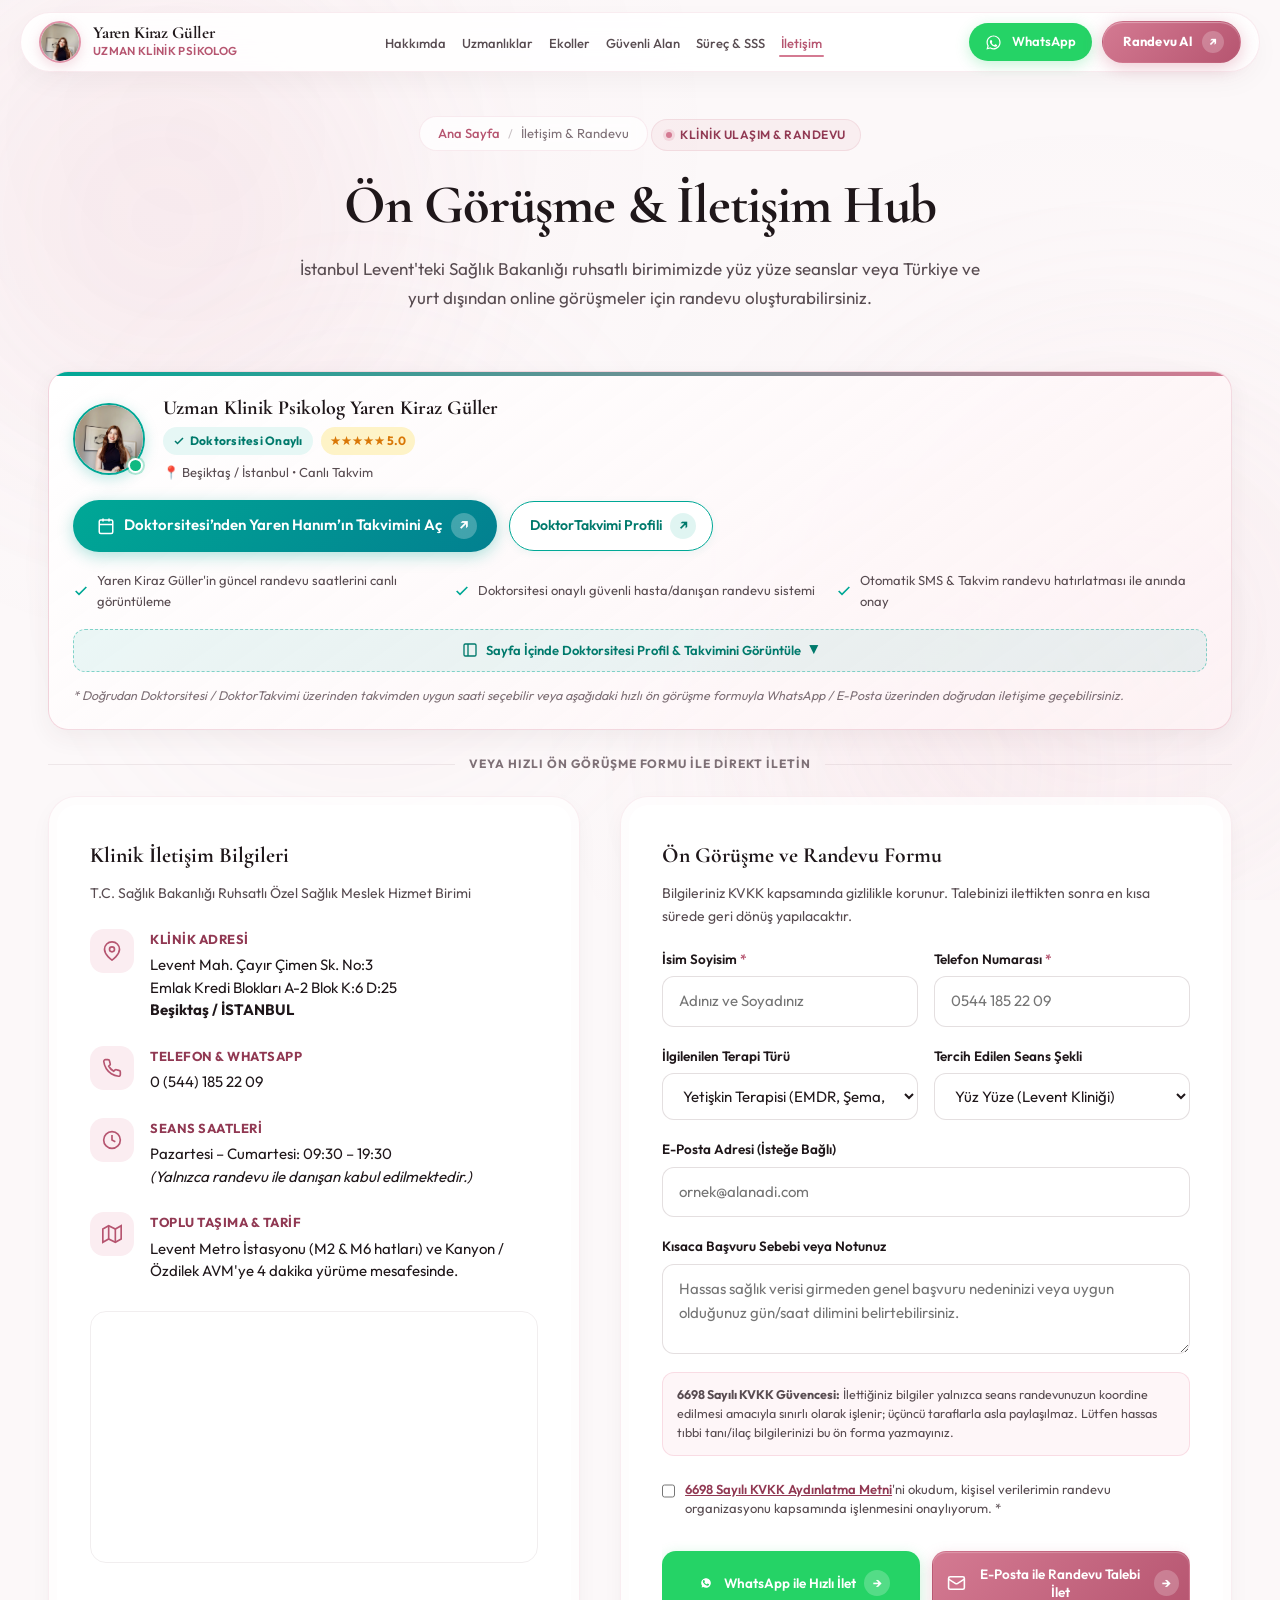
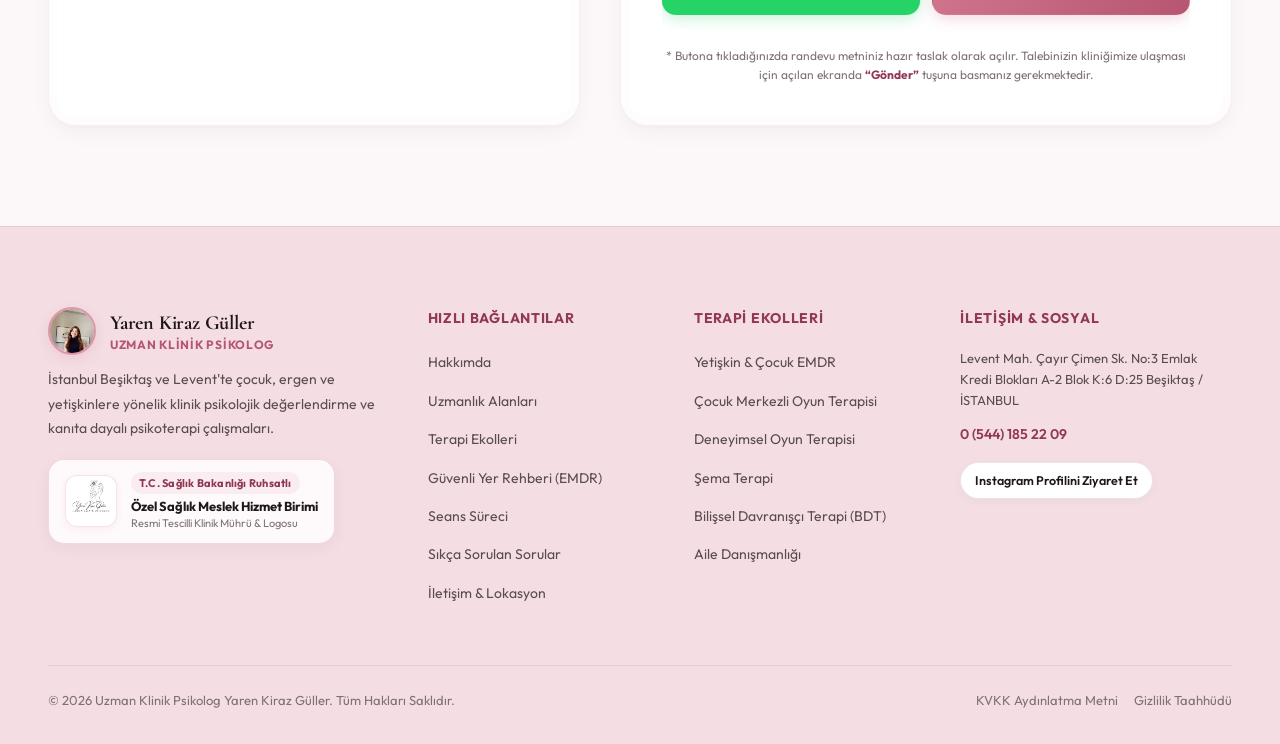
<file: iletisim.html>
<!DOCTYPE html>
<html lang="tr">
<head>
  <meta charset="UTF-8">
  <meta name="viewport" content="width=device-width, initial-scale=1.0">
  
  <title>İletişim &amp; Randevu | Levent Beşiktaş Klinik — Yaren Kiraz Güller</title>
  <meta name="description" content="Klinik Psikolog Yaren Kiraz Güller Levent kliniği adres, telefon, WhatsApp ve online seans randevu talep formu. T.C. Sağlık Bakanlığı ruhsatlı birim.">
  <meta name="author" content="Klinik Psikolog Yaren Kiraz Güller">
  <link rel="canonical" href="https://www.yarenkiraz.com/iletisim.html">

  <!-- Open Graph -->
  <meta property="og:type" content="website">
  <meta property="og:url" content="https://www.yarenkiraz.com/iletisim.html">
  <meta property="og:title" content="İletişim &amp; Randevu | Klinik Psikolog Yaren Kiraz Güller">
  <meta property="og:description" content="Levent Beşiktaş'ta ruhsatlı klinik biriminde yüz yüze ve online terapi randevusu alın.">
  <meta property="og:image" content="assets/images/yaren-kiraz-portrait.jpg">

  <!-- Favicon & Fonts -->
  <link rel="icon" type="image/svg+xml" href="data:image/svg+xml,<svg xmlns='http://www.w3.org/2000/svg' viewBox='0 0 100 100'><circle cx='50' cy='50' r='48' fill='%23E05A7E'/><text x='50' y='64' font-size='44' font-family='serif' font-weight='bold' text-anchor='middle' fill='white'>YK</text></svg>">
  <link rel="manifest" href="manifest.json">
  <meta name="theme-color" content="#FCF8F9">

  <link rel="preconnect" href="https://fonts.googleapis.com">
  <link rel="preconnect" href="https://fonts.gstatic.com" crossorigin>
  <link href="https://fonts.googleapis.com/css2?family=Cormorant+Garamond:ital,wght@0,400;0,500;0,600;0,700;1,400;1,600&family=Outfit:wght@300;400;500;600;700&family=Plus+Jakarta+Sans:ital,wght@0,300;0,400;0,500;0,600;0,700;1,400&display=swap" rel="stylesheet">
  <link rel="stylesheet" href="assets/css/styles.css">
</head>
<body>

  <!-- LÜKS SPLASH SCREEN (Karşılama Ekranı) -->
  <div id="splash-screen" class="splash-screen-overlay splash-fast" data-speed="fast" aria-hidden="true">
    <div class="splash-content">
      <div class="splash-avatar-glow"></div>
      <div class="splash-avatar-ring">
        <img src="assets/images/yaren-kiraz-portrait.jpg" alt="Uzman Klinik Psikolog Yaren Kiraz Güller" class="splash-avatar-img">
      </div>
      <div class="splash-eyebrow">T.C. Sağlık Bakanlığı Ruhsatlı Özel Sağlık Birimi</div>
      <h2 class="splash-title">Uzman Klinik Psikolog Yaren Kiraz Güller</h2>
      <p class="splash-quote">"İçsel dengenizi ve şefkatli bir terapi alanını keşfedin."</p>
      <div class="splash-loader-bar">
        <div class="splash-loader-progress"></div>
      </div>
    </div>
  </div>

  <!-- YAŞAYAN ARKA PLAN AURALARI -->
  <div class="ambient-orbs-container" aria-hidden="true">
    <div class="ambient-orb orb-1"></div>
    <div class="ambient-orb orb-2"></div>
    <div class="ambient-orb orb-3"></div>
    <div class="ambient-orb orb-4"></div>
  </div>

  <div id="scroll-progress-bar" aria-hidden="true"></div>

  <!-- FLOATING ISLAND HEADER -->
  <header class="site-header">
    <nav class="nav-island" aria-label="Ana Gezinti">
      <div class="brand-wrapper">
        <a href="index.html" class="brand-link" title="Uzman Klinik Psikolog Yaren Kiraz Güller">
          <img src="assets/images/yaren-kiraz-portrait.jpg" alt="Uzman Klinik Psikolog Yaren Kiraz Güller" class="brand-avatar-img">
          <div class="brand-text">
            <span class="brand-name">Yaren Kiraz Güller</span>
            <span class="brand-title">Uzman Klinik Psikolog</span>
          </div>
        </a>
      </div>

      <ul class="nav-links">
        <li><a href="hakkimda.html" class="nav-link">Hakkımda</a></li>
        <li><a href="uzmanliklar.html" class="nav-link">Uzmanlıklar</a></li>
        <li><a href="ekoller.html" class="nav-link">Ekoller</a></li>
        <li><a href="guvenli-alan.html" class="nav-link">Güvenli Alan</a></li>
        <li><a href="surec.html" class="nav-link">Süreç &amp; SSS</a></li>
        <li><a href="iletisim.html" class="nav-link active">İletişim</a></li>
      </ul>

      <div class="nav-actions">
        <a href="https://wa.me/905441852209?text=Merhaba%20Uzman%20Klinik%20Psikolog%20Yaren%20Kiraz%20G%C3%BCller%2C%20seans%20bilgisi%20ve%20randevu%20hakk%C4%B1nda%20g%C3%B6r%C3%BC%C5%9Fmek%20istiyorum." 
           target="_blank" 
           rel="noopener noreferrer" 
           class="btn btn-whatsapp" 
           style="padding: 8px 16px; font-size: 0.8125rem;">
          <svg width="17" height="17" viewBox="0 0 24 24" fill="currentColor" aria-hidden="true">
            <path d="M12.04 2c-5.46 0-9.91 4.45-9.91 9.91 0 1.75.46 3.45 1.32 4.95L2.05 22l5.25-1.38c1.45.79 3.08 1.21 4.74 1.21 5.46 0 9.91-4.45 9.91-9.91 0-2.65-1.03-5.14-2.9-7.01A9.816 9.816 0 0 0 12.04 2zm.01 1.67c4.55 0 8.24 3.7 8.24 8.24 0 2.2-.86 4.28-2.42 5.83a8.19 8.19 0 0 1-5.82 2.42c-1.46 0-2.88-.39-4.14-1.12l-.3-.18-3.12.82.83-3.04-.19-.31a8.212 8.212 0 0 1-1.25-4.42c0-4.54 3.7-8.24 8.25-8.24zm4.52 11.66c-.25-.12-1.47-.72-1.7-.81-.23-.08-.4-.12-.57.12-.17.25-.66.81-.81.98-.15.17-.3.19-.55.07-.25-.12-1.05-.39-2-1.23-.74-.66-1.24-1.47-1.39-1.72-.15-.25-.02-.38.11-.5.11-.11.25-.29.37-.43.12-.15.17-.25.25-.42.08-.17.04-.32-.02-.44-.06-.12-.57-1.37-.78-1.88-.2-.49-.41-.43-.57-.44h-.48c-.17 0-.44.06-.67.31-.23.25-.88.86-.88 2.1 0 1.24.9 2.44 1.03 2.61.12.17 1.78 2.71 4.31 3.8.6.26 1.07.41 1.44.53.61.19 1.16.17 1.6.1.49-.07 1.47-.6 1.68-1.18.21-.58.21-1.07.15-1.18-.06-.11-.23-.18-.48-.3z"/>
          </svg>
          <span>WhatsApp</span>
        </a>

        <a href="iletisim.html" class="btn btn-primary btn-randevu-highlight" style="padding: 9px 20px; font-size: 0.8125rem;">
          <span>Randevu Al</span>
          <span class="btn-nested-icon" aria-hidden="true" style="width: 22px; height: 22px; font-size: 0.75rem;">↗</span>
        </a>

        <button class="mobile-menu-toggle" aria-label="Menüyü Aç/Kapat" aria-expanded="false">
          <span class="hamburger-line"></span>
          <span class="hamburger-line"></span>
          <span class="hamburger-line"></span>
        </button>
      </div>
    </nav>
  </header>

  <!-- Mobil Drawer Menü & Karartma Örtüsü -->
  <div class="mobile-drawer-overlay" aria-hidden="true"></div>
  <aside class="mobile-drawer" role="dialog" aria-modal="true" aria-label="Mobil Gezinti Menüsü">
    <div class="mobile-drawer-header">
      <div class="mobile-drawer-brand">
        <img src="assets/images/yaren-kiraz-portrait.jpg" alt="Uzman Klinik Psikolog Yaren Kiraz Güller" class="mobile-drawer-avatar">
        <div class="mobile-drawer-brand-text">
          <span class="mobile-drawer-name">Yaren Kiraz Güller</span>
          <span class="mobile-drawer-badge">Uzman Klinik Psikolog</span>
        </div>
      </div>
      <button class="mobile-drawer-close" aria-label="Menüyü Kapat">
        <svg width="18" height="18" viewBox="0 0 24 24" fill="none" stroke="currentColor" stroke-width="2.2" stroke-linecap="round" stroke-linejoin="round">
          <line x1="18" y1="6" x2="6" y2="18"></line>
          <line x1="6" y1="6" x2="18" y2="18"></line>
        </svg>
      </button>
    </div>

    <div class="mobile-drawer-body">
      <nav class="mobile-nav" aria-label="Mobil Menü Linkleri">
        <ul class="mobile-drawer-links">
          <li>
            <a href="index.html" class="mobile-drawer-link">
              <span class="mobile-link-inner">
                <span class="mobile-link-num">01</span>
                <span class="mobile-link-text">Ana Sayfa</span>
              </span>
              <span class="mobile-link-arrow">→</span>
            </a>
          </li>
          <li>
            <a href="hakkimda.html" class="mobile-drawer-link">
              <span class="mobile-link-inner">
                <span class="mobile-link-num">02</span>
                <span class="mobile-link-text">Hakkımda</span>
              </span>
              <span class="mobile-link-arrow">→</span>
            </a>
          </li>
          <li>
            <a href="uzmanliklar.html" class="mobile-drawer-link">
              <span class="mobile-link-inner">
                <span class="mobile-link-num">03</span>
                <span class="mobile-link-text">Uzmanlık Alanları</span>
              </span>
              <span class="mobile-link-arrow">→</span>
            </a>
          </li>
          <li>
            <a href="ekoller.html" class="mobile-drawer-link">
              <span class="mobile-link-inner">
                <span class="mobile-link-num">04</span>
                <span class="mobile-link-text">Terapi Ekolleri</span>
              </span>
              <span class="mobile-link-arrow">→</span>
            </a>
          </li>
          <li>
            <a href="guvenli-alan.html" class="mobile-drawer-link">
              <span class="mobile-link-inner">
                <span class="mobile-link-num">05</span>
                <span class="mobile-link-text">Güvenli Alan (EMDR)</span>
              </span>
              <span class="mobile-link-arrow">→</span>
            </a>
          </li>
          <li>
            <a href="surec.html" class="mobile-drawer-link">
              <span class="mobile-link-inner">
                <span class="mobile-link-num">06</span>
                <span class="mobile-link-text">Seans Süreci &amp; SSS</span>
              </span>
              <span class="mobile-link-arrow">→</span>
            </a>
          </li>
          <li>
            <a href="iletisim.html" class="mobile-drawer-link active">
              <span class="mobile-link-inner">
                <span class="mobile-link-num">07</span>
                <span class="mobile-link-text">İletişim &amp; Randevu</span>
              </span>
              <span class="mobile-link-arrow">→</span>
            </a>
          </li>
        </ul>
      </nav>
    </div>

    <div class="mobile-drawer-footer">
      <div class="mobile-drawer-actions">
        <a href="https://wa.me/905441852209?text=Merhaba%20Klinik%20Psikolog%20Yaren%20Kiraz%20G%C3%BCller%2C%20seans%20bilgisi%20ve%20randevu%20hakk%C4%B1nda%20g%C3%B6r%C3%BC%C5%9Fmek%20istiyorum." 
           target="_blank" 
           rel="noopener noreferrer" 
           class="btn btn-whatsapp" 
           style="width: 100%; justify-content: center; padding: 12px 16px; font-size: 0.8125rem;">
          <svg width="17" height="17" viewBox="0 0 24 24" fill="currentColor">
            <path d="M12.04 2c-5.46 0-9.91 4.45-9.91 9.91 0 1.75.46 3.45 1.32 4.95L2.05 22l5.25-1.38c1.45.79 3.08 1.21 4.74 1.21 5.46 0 9.91-4.45 9.91-9.91 0-2.65-1.03-5.14-2.9-7.01A9.816 9.816 0 0 0 12.04 2zm.01 1.67c4.55 0 8.24 3.7 8.24 8.24 0 2.2-.86 4.28-2.42 5.83a8.19 8.19 0 0 1-5.82 2.42c-1.46 0-2.88-.39-4.14-1.12l-.3-.18-3.12.82.83-3.04-.19-.31a8.212 8.212 0 0 1-1.25-4.42c0-4.54 3.7-8.24 8.25-8.24zm4.52 11.66c-.25-.12-1.47-.72-1.7-.81-.23-.08-.4-.12-.57.12-.17.25-.66.81-.81.98-.15.17-.3.19-.55.07-.25-.12-1.05-.39-2-1.23-.74-.66-1.24-1.47-1.39-1.72-.15-.25-.02-.38.11-.5.11-.11.25-.29.37-.43.12-.15.17-.25.25-.42.08-.17.04-.32-.02-.44-.06-.12-.57-1.37-.78-1.88-.2-.49-.41-.43-.57-.44h-.48c-.17 0-.44.06-.67.31-.23.25-.88.86-.88 2.1 0 1.24.9 2.44 1.03 2.61.12.17 1.78 2.71 4.31 3.8.6.26 1.07.41 1.44.53.61.19 1.16.17 1.6.1.49-.07 1.47-.6 1.68-1.18.21-.58.21-1.07.15-1.18-.06-.11-.23-.18-.48-.3z"/>
          </svg>
          <span>WhatsApp Randevu Hattı</span>
        </a>
        <a href="tel:+905441852209" class="btn btn-secondary" style="width: 100%; justify-content: center; padding: 11px 16px; font-size: 0.8125rem;">
          <svg width="15" height="15" viewBox="0 0 24 24" fill="none" stroke="currentColor" stroke-width="2">
            <path d="M22 16.92v3a2 2 0 0 1-2.18 2 19.79 19.79 0 0 1-8.63-3.07 19.5 19.5 0 0 1-6-6 19.79 19.79 0 0 1-3.07-8.67A2 2 0 0 1 4.11 2h3a2 2 0 0 1 2 1.72 12.84 12.84 0 0 0 .7 2.81 2 2 0 0 1-.45 2.11L8.09 9.91a16 16 0 0 0 6 6l1.27-1.27a2 2 0 0 1 2.11-.45 12.84 12.84 0 0 0 2.81.7A2 2 0 0 1 22 16.92z"></path>
          </svg>
          <span>0 (544) 185 22 09</span>
        </a>
      </div>
      <div class="mobile-drawer-clinic-info">
        <p>Levent Mah. Çayır Çimen Sk. No:3 Beşiktaş / İstanbul</p>
      </div>
    </div>
  </aside>

  <main>
    <!-- EDITORIAL SUBPAGE HERO -->
    <section class="subpage-hero">
      <div class="container">
        <div class="subpage-hero-inner">
          <div class="breadcrumb-nav">
            <a href="index.html">Ana Sayfa</a>
            <span class="breadcrumb-sep">/</span>
            <span>İletişim &amp; Randevu</span>
          </div>

          <div class="eyebrow-badge" style="margin-bottom: 12px;">
            <span class="eyebrow-dot"></span>
            <span>Klinik Ulaşım &amp; Randevu</span>
          </div>

          <h1 class="subpage-title">Ön Görüşme &amp; İletişim Hub</h1>
          <p class="subpage-lead">
            İstanbul Levent'teki Sağlık Bakanlığı ruhsatlı birimimizde yüz yüze seanslar veya Türkiye ve yurt dışından online görüşmeler için randevu oluşturabilirsiniz.
          </p>
        </div>
      </div>
    </section>

    <!-- İLETİŞİM & FORM GRİDİ -->
    <section class="section" style="padding-top: 10px;">
      <div class="container">
        
        <!-- Doktorsitesi / Uzman Klinik Psikolog Yaren Kiraz Güller Doğrudan Randevu Takvimi -->
        <div class="doktorsitesi-booking-card">
          <div class="doktorsitesi-profile-row">
            <div class="doktorsitesi-expert-avatar-wrap">
              <img src="assets/images/yaren-kiraz-portrait.jpg" 
                   alt="Uzman Klinik Psikolog Yaren Kiraz Güller" 
                   class="doktorsitesi-expert-img" 
                   width="72" 
                   height="72" 
                   loading="lazy">
              <span class="doktorsitesi-online-status" title="Canlı Seans Ajandası Açık ve Aktif"></span>
            </div>
            
            <div class="doktorsitesi-expert-info">
              <h3 class="doktorsitesi-expert-name">Uzman Klinik Psikolog Yaren Kiraz Güller</h3>
              <div class="doktorsitesi-platform-tag">
                <span class="doktorsitesi-badge-official">
                  <svg width="12" height="12" viewBox="0 0 24 24" fill="none" stroke="currentColor" stroke-width="3"><polyline points="20 6 9 17 4 12"></polyline></svg>
                  Doktorsitesi Onaylı
                </span>
                <span class="doktorsitesi-rating-stars">★★★★★ 5.0</span>
              </div>
              <p class="doktorsitesi-expert-meta">
                <span>📍 Beşiktaş / İstanbul • Canlı Takvim</span>
              </p>
            </div>
          </div>

          <div class="doktorsitesi-action-group">
            <a href="https://www.doktorsitesi.com/klinik-psikolog-yaren-kiraz/psikoloji-klinik-psikolog/istanbul" 
               target="_blank" 
               rel="noopener noreferrer" 
               class="btn btn-doktorsitesi" 
               id="doktorsitesi-takvim-link"
               title="Uzman Klinik Psikolog Yaren Kiraz Güller'in Doktorsitesi canlı randevu takvimini açın">
              <svg width="18" height="18" viewBox="0 0 24 24" fill="none" stroke="currentColor" stroke-width="2">
                <rect x="3" y="4" width="18" height="18" rx="2" ry="2"></rect>
                <line x1="16" y1="2" x2="16" y2="6"></line>
                <line x1="8" y1="2" x2="8" y2="6"></line>
                <line x1="3" y1="10" x2="21" y2="10"></line>
              </svg>
              <span>Doktorsitesi’nden Yaren Hanım’ın Takvimini Aç</span>
              <span class="btn-nested-icon" aria-hidden="true" style="background: rgba(255,255,255,0.25);">↗</span>
            </a>

            <a href="https://www.doktortakvimi.com/profil/yaren-kiraz-2" 
               target="_blank" 
               rel="noopener noreferrer" 
               class="btn btn-doktortakvimi-secondary" 
               id="doktortakvimi-link"
               title="DoktorTakvimi üzerinden Yaren Kiraz Güller profilini görüntüleyin">
              <span>DoktorTakvimi Profili</span>
              <span class="btn-nested-icon" aria-hidden="true" style="background: rgba(0,168,150,0.12); color: #007A6C;">↗</span>
            </a>
          </div>

          <div class="doktorsitesi-features">
            <div class="doktorsitesi-feature-item">
              <svg width="16" height="16" viewBox="0 0 24 24" fill="none" stroke="currentColor" stroke-width="2.5"><polyline points="20 6 9 17 4 12"></polyline></svg>
              <span>Yaren Kiraz Güller'in güncel randevu saatlerini canlı görüntüleme</span>
            </div>
            <div class="doktorsitesi-feature-item">
              <svg width="16" height="16" viewBox="0 0 24 24" fill="none" stroke="currentColor" stroke-width="2.5"><polyline points="20 6 9 17 4 12"></polyline></svg>
              <span>Doktorsitesi onaylı güvenli hasta/danışan randevu sistemi</span>
            </div>
            <div class="doktorsitesi-feature-item">
              <svg width="16" height="16" viewBox="0 0 24 24" fill="none" stroke="currentColor" stroke-width="2.5"><polyline points="20 6 9 17 4 12"></polyline></svg>
              <span>Otomatik SMS &amp; Takvim randevu hatırlatması ile anında onay</span>
            </div>
          </div>

          <!-- Sayfa İçi Canlı Takvim Görüntüleme Opsiyonu -->
          <div class="doktorsitesi-embed-toggle-wrap">
            <button type="button" class="btn-toggle-doktorsitesi-frame" aria-expanded="false">
              <svg width="16" height="16" viewBox="0 0 24 24" fill="none" stroke="currentColor" stroke-width="2">
                <rect x="3" y="3" width="18" height="18" rx="2" ry="2"></rect>
                <line x1="9" y1="3" x2="9" y2="21"></line>
              </svg>
              <span class="toggle-label">Sayfa İçinde Doktorsitesi Profil &amp; Takvimini Görüntüle</span>
              <span class="embed-caret" aria-hidden="true">▼</span>
            </button>
            <div class="doktorsitesi-frame-container" style="display: none;">
              <div class="doktorsitesi-frame-bar">
                <div class="doktorsitesi-frame-dots">
                  <span class="doktorsitesi-frame-dot red"></span>
                  <span class="doktorsitesi-frame-dot yellow"></span>
                  <span class="doktorsitesi-frame-dot green"></span>
                  <span class="doktorsitesi-frame-url">doktorsitesi.com/klinik-psikolog-yaren-kiraz</span>
                </div>
                <a href="https://www.doktorsitesi.com/klinik-psikolog-yaren-kiraz/psikoloji-klinik-psikolog/istanbul" 
                   target="_blank" 
                   rel="noopener noreferrer" 
                   class="doktorsitesi-frame-external">Tam Ekran Aç ↗</a>
              </div>
              <iframe class="doktorsitesi-iframe" 
                      data-src="https://www.doktorsitesi.com/klinik-psikolog-yaren-kiraz/psikoloji-klinik-psikolog/istanbul" 
                      title="Uzman Klinik Psikolog Yaren Kiraz Güller Doktorsitesi Canlı Takvim ve Randevu Profili" 
                      loading="lazy">
              </iframe>
            </div>
          </div>

          <p class="doktorsitesi-footer-note">
            <em>* Doğrudan Doktorsitesi / DoktorTakvimi üzerinden takvimden uygun saati seçebilir veya aşağıdaki hızlı ön görüşme formuyla WhatsApp / E-Posta üzerinden doğrudan iletişime geçebilirsiniz.</em>
          </p>
        </div>

        <div class="appointment-channels-divider">
          <span>VEYA HIZLI ÖN GÖRÜŞME FORMU İLE DİREKT İLETİN</span>
        </div>

        <div class="contact-grid">

          <!-- Sol: İletişim Detayları ve Lokasyon Kartı -->
          <div class="double-bezel-outer">
            <div class="double-bezel-inner contact-info-card">
              <h2 style="font-family: var(--font-serif); font-size: 1.35rem; color: var(--text-primary); margin-bottom: 8px;">
                Klinik İletişim Bilgileri
              </h2>
              <p style="font-size: 0.875rem; color: var(--text-secondary);">
                T.C. Sağlık Bakanlığı Ruhsatlı Özel Sağlık Meslek Hizmet Birimi
              </p>

              <div class="contact-detail-group">
                
                <div class="contact-detail-item">
                  <div class="contact-icon-bubble">
                    <svg width="20" height="20" viewBox="0 0 24 24" fill="none" stroke="currentColor" stroke-width="2">
                      <path d="M21 10c0 7-9 13-9 13s-9-6-9-13a9 9 0 0 1 18 0z"></path>
                      <circle cx="12" cy="10" r="3"></circle>
                    </svg>
                  </div>
                  <div>
                    <div class="contact-detail-title">Klinik Adresi</div>
                    <div class="contact-detail-text">
                      Levent Mah. Çayır Çimen Sk. No:3<br>
                      Emlak Kredi Blokları A-2 Blok K:6 D:25<br>
                      <strong>Beşiktaş / İSTANBUL</strong>
                    </div>
                  </div>
                </div>

                <div class="contact-detail-item">
                  <div class="contact-icon-bubble">
                    <svg width="20" height="20" viewBox="0 0 24 24" fill="none" stroke="currentColor" stroke-width="2">
                      <path d="M22 16.92v3a2 2 0 0 1-2.18 2 19.79 19.79 0 0 1-8.63-3.07 19.5 19.5 0 0 1-6-6 19.79 19.79 0 0 1-3.07-8.67A2 2 0 0 1 4.11 2h3a2 2 0 0 1 2 1.72 12.84 12.84 0 0 0 .7 2.81 2 2 0 0 1-.45 2.11L8.09 9.91a16 16 0 0 0 6 6l1.27-1.27a2 2 0 0 1 2.11-.45 12.84 12.84 0 0 0 2.81.7A2 2 0 0 1 22 16.92z"></path>
                    </svg>
                  </div>
                  <div>
                    <div class="contact-detail-title">Telefon &amp; WhatsApp</div>
                    <div class="contact-detail-text">
                      <a href="tel:+905441852209">0 (544) 185 22 09</a>
                    </div>
                  </div>
                </div>

                <div class="contact-detail-item">
                  <div class="contact-icon-bubble">
                    <svg width="20" height="20" viewBox="0 0 24 24" fill="none" stroke="currentColor" stroke-width="2">
                      <circle cx="12" cy="12" r="10"></circle>
                      <polyline points="12 6 12 12 16 14"></polyline>
                    </svg>
                  </div>
                  <div>
                    <div class="contact-detail-title">Seans Saatleri</div>
                    <div class="contact-detail-text">
                      Pazartesi – Cumartesi: 09:30 – 19:30<br>
                      <em>(Yalnızca randevu ile danışan kabul edilmektedir.)</em>
                    </div>
                  </div>
                </div>

                <div class="contact-detail-item">
                  <div class="contact-icon-bubble">
                    <svg width="20" height="20" viewBox="0 0 24 24" fill="none" stroke="currentColor" stroke-width="2">
                      <polygon points="1 6 1 22 8 18 16 22 23 18 23 2 16 6 8 2 1 6"></polygon>
                      <line x1="8" y1="2" x2="8" y2="18"></line>
                      <line x1="16" y1="6" x2="16" y2="22"></line>
                    </svg>
                  </div>
                  <div>
                    <div class="contact-detail-title">Toplu Taşıma &amp; Tarif</div>
                    <div class="contact-detail-text">
                      Levent Metro İstasyonu (M2 &amp; M6 hatları) ve Kanyon / Özdilek AVM'ye 4 dakika yürüme mesafesinde.
                    </div>
                  </div>
                </div>

              </div>

              <!-- Harita Embed -->
              <div class="map-frame-wrapper">
                <iframe 
                  src="https://www.google.com/maps/embed?pb=!1m18!1m12!1m3!1d3007.828236746401!2d29.01235127653738!3d41.07722131545624!2m3!1f0!2f0!3f0!3m2!1i1024!2i768!4f13.1!3m3!1m2!1s0x14cab65d64811bc3%3A0xc39f60e9d6d5257a!2sLevent%20Emlak%20Kredi%20Bankas%C4%B1%20Bloklar%C4%B1!5e0!3m2!1str!2str!4v1729548000000!5m2!1str!2str" 
                  title="Klinik Psikolog Yaren Kiraz Güller Klinik Konumu" 
                  loading="lazy" 
                  referrerpolicy="no-referrer-when-downgrade">
                </iframe>
              </div>

            </div>
          </div>

          <!-- Sağ: İnteraktif Randevu & Ön Görüşme Formu -->
          <div class="double-bezel-outer">
            <div class="double-bezel-inner">
              <h2 style="font-family: var(--font-serif); font-size: 1.35rem; color: var(--text-primary); margin-bottom: 8px;">
                Ön Görüşme ve Randevu Formu
              </h2>
              <p style="font-size: 0.875rem; color: var(--text-secondary); margin-bottom: 20px;">
                Bilgileriniz KVKK kapsamında gizlilikle korunur. Talebinizi ilettikten sonra en kısa sürede geri dönüş yapılacaktır.
              </p>

              <div id="form-feedback" class="form-feedback-box" role="alert"></div>

              <div id="booking-steps-wrapper">
                <!-- 1. FORM VIEW -->
                <div id="booking-form-view">
                  <form id="appointment-form" class="appointment-form" novalidate>
                    <div class="form-group-row">
                      <div class="form-field">
                        <label for="full-name" class="form-label">İsim Soyisim <span class="required-mark">*</span></label>
                        <input type="text" id="full-name" class="form-input" placeholder="Adınız ve Soyadınız" required autocomplete="name">
                      </div>
                      <div class="form-field">
                        <label for="phone" class="form-label">Telefon Numarası <span class="required-mark">*</span></label>
                        <input type="tel" id="phone" class="form-input" placeholder="0544 185 22 09" required autocomplete="tel">
                      </div>
                    </div>

                    <div class="form-group-row">
                      <div class="form-field">
                        <label for="service-type" class="form-label">İlgilenilen Terapi Türü</label>
                        <select id="service-type" class="form-select">
                          <option value="Yetişkin Terapisi (EMDR, Şema, BDT)">Yetişkin Terapisi (EMDR, Şema, BDT)</option>
                          <option value="Çocuk ve Ergen Oyun Terapisi">Çocuk ve Ergen Oyun Terapisi</option>
                          <option value="Çocuk & Ergen EMDR">Çocuk &amp; Ergen EMDR</option>
                          <option value="Aile Danışmanlığı & Ebeveyn Rehberliği">Aile Danışmanlığı &amp; Ebeveyn Rehberliği</option>
                          <option value="Kararsızım / Uzman Önerisi İstiyorum">Kararsızım / Uzman Önerisi İstiyorum</option>
                        </select>
                      </div>
                      <div class="form-field">
                        <label for="session-format" class="form-label">Tercih Edilen Seans Şekli</label>
                        <select id="session-format" class="form-select">
                          <option value="Yüz Yüze (Levent Kliniği)">Yüz Yüze (Levent Kliniği)</option>
                          <option value="Online Seans (Görüntülü Görüşme)">Online Seans (Görüntülü Görüşme)</option>
                        </select>
                      </div>
                    </div>

                    <div class="form-field">
                      <label for="email" class="form-label">E-Posta Adresi (İsteğe Bağlı)</label>
                      <input type="email" id="email" class="form-input" placeholder="ornek@alanadi.com" autocomplete="email">
                    </div>

                    <div class="form-field">
                      <label for="notes" class="form-label">Kısaca Başvuru Sebebi veya Notunuz</label>
                      <textarea id="notes" class="form-textarea" placeholder="Hassas sağlık verisi girmeden genel başvuru nedeninizi veya uygun olduğunuz gün/saat dilimini belirtebilirsiniz."></textarea>
                    </div>

                    <div style="background: rgba(224, 90, 126, 0.05); border: 1px solid rgba(224, 90, 126, 0.16); border-radius: 12px; padding: 12px 14px; margin-bottom: 6px;">
                      <p style="font-size: 0.78125rem; color: var(--text-secondary); line-height: 1.55;">
                        <strong>6698 Sayılı KVKK Güvencesi:</strong> İlettiğiniz bilgiler yalnızca seans randevunuzun koordine edilmesi amacıyla sınırlı olarak işlenir; üçüncü taraflarla asla paylaşılmaz. Lütfen hassas tıbbi tanı/ilaç bilgilerinizi bu ön forma yazmayınız.
                      </p>
                    </div>

                    <label class="form-checkbox-label">
                      <input type="checkbox" id="kvkk-consent" required>
                      <span>
                        <a href="#" class="open-kvkk-modal" style="text-decoration: underline; color: var(--rose-700); font-weight: 600;">6698 Sayılı KVKK Aydınlatma Metni</a>'ni okudum, kişisel verilerimin randevu organizasyonu kapsamında işlenmesini onaylıyorum. <span class="required-mark">*</span>
                      </span>
                    </label>

                    <!-- Gönderim Kanalları (bursapsikologum.com Modeli) -->
                    <div class="appointment-submit-grid">
                      <button type="button" class="btn btn-whatsapp appointment-action-btn" onclick="submitAppointment('whatsapp')">
                        <svg class="btn-icon" width="20" height="20" viewBox="0 0 24 24" fill="currentColor">
                          <path d="M12.031 6.172c-3.181 0-5.767 2.586-5.768 5.766-.001 1.298.38 2.27 1.019 3.287l-.582 2.128 2.182-.573c.978.58 1.911.928 3.145.929 3.178 0 5.767-2.587 5.768-5.766.001-3.187-2.575-5.77-5.764-5.771zm3.392 8.244c-.144.405-.837.774-1.17.824-.312.045-.694.077-1.127-.062-.265-.085-.595-.207-1.03-.397-1.848-.806-3.055-2.677-3.147-2.8-.093-.123-.746-.992-.746-1.893 0-.901.472-1.344.641-1.528.169-.184.368-.23.491-.23.123 0 .245.002.353.007.113.005.263-.043.412.316.153.37.521 1.272.568 1.365.046.092.077.2.015.323s-.092.2-.184.308c-.092.107-.193.24-.276.323-.092.093-.189.194-.082.378.107.184.478.788 1.026 1.274.706.628 1.3.822 1.485.914.184.092.292.077.4-.046.108-.123.461-.538.584-.723.123-.184.246-.153.415-.092.169.061 1.077.508 1.261.6.184.092.307.138.353.215.046.077.046.446-.098.851z"/>
                        </svg>
                        <span>WhatsApp ile Hızlı İlet</span>
                        <span class="btn-nested-icon" aria-hidden="true">→</span>
                      </button>

                      <button type="button" class="btn btn-primary appointment-action-btn" onclick="submitAppointment('email')">
                        <svg class="btn-icon" width="20" height="20" viewBox="0 0 24 24" fill="none" stroke="currentColor" stroke-width="2">
                          <rect x="2" y="4" width="20" height="16" rx="2"></rect>
                          <path d="m22 7-8.97 5.7a1.94 1.94 0 0 1-2.06 0L2 7"></path>
                        </svg>
                        <span>E-Posta ile Randevu Talebi İlet</span>
                        <span class="btn-nested-icon" aria-hidden="true">→</span>
                      </button>
                    </div>

                    <p class="appointment-dispatch-note">
                      * Butona tıkladığınızda randevu metniniz hazır taslak olarak açılır. Talebinizin kliniğimize ulaşması için açılan ekranda <strong>&ldquo;Gönder&rdquo;</strong> tuşuna basmanız gerekmektedir.
                    </p>
                  </form>
                </div>

                <!-- 2. PENDING DISPATCH CONFIRMATION (Truthful & User-Controlled) -->
                <div id="booking-step-success" class="booking-success-view hidden" aria-live="polite">
                  <div class="booking-success-icon-wrap">
                    <svg width="30" height="30" viewBox="0 0 24 24" fill="none" stroke="currentColor" stroke-width="2" stroke-linecap="round" stroke-linejoin="round">
                      <path d="M12 19l9 2-9-18-9 18 9-2zm0 0v-8"></path>
                    </svg>
                    <span class="booking-pulse-badge"></span>
                  </div>

                  <div class="booking-success-header">
                    <span class="booking-success-tag">Son Adım: Gönderme Onayı Bekleniyor</span>
                    <h4 class="booking-success-title">Randevu Taslağınız Hazırlandı</h4>
                    <p class="booking-success-desc" id="pending-desc">
                      Randevu talebi metniniz uygulamanıza aktarıldı.
                    </p>
                  </div>

                  <div class="booking-warning-box">
                    <div class="booking-warning-head">
                      <svg width="18" height="18" viewBox="0 0 24 24" fill="none" stroke="currentColor" stroke-width="2.2">
                        <path d="M12 9v2m0 4h.01m-6.938 4h13.856c1.54 0 2.502-1.667 1.732-3L13.732 4c-.77-1.333-2.694-1.333-3.464 0L3.34 16c-.77 1.333.192 3 1.732 3z"/>
                      </svg>
                      <span>Talebinizin Kliniğe Ulaşması İçin:</span>
                    </div>
                    <p class="booking-warning-text">
                      Lütfen açılan uygulamada <strong>&ldquo;GÖNDER&rdquo;</strong> butonuna basarak randevu talebinizi iletiniz. <strong>Göndermediğiniz veya taslakta beklettiğiniz sürece talebiniz kliniğimize ulaşmaz.</strong>
                    </p>
                  </div>

                  <div class="booking-success-actions">
                    <button type="button" onclick="reopenAppointmentDispatch()" class="btn btn-primary">
                      <svg width="16" height="16" fill="none" viewBox="0 0 24 24" stroke="currentColor" stroke-width="2">
                        <path stroke-linecap="round" stroke-linejoin="round" d="M10 6H6a2 2 0 00-2 2v10a2 2 0 002 2h10a2 2 0 002-2v-4M14 4h6m0 0v6m0-6L10 14"/>
                      </svg>
                      <span>Uygulamayı Tekrar Aç</span>
                    </button>

                    <button type="button" onclick="copyAppointmentText()" class="btn btn-secondary">
                      <svg width="16" height="16" fill="none" viewBox="0 0 24 24" stroke="currentColor" stroke-width="2">
                        <rect x="9" y="9" width="13" height="13" rx="2" ry="2"/>
                        <path d="M5 15H4a2 2 0 0 1-2-2V4a2 2 0 0 1 2-2h9a2 2 0 0 1 2 2v1"/>
                      </svg>
                      <span id="copy-btn-label">Metni Kopyala</span>
                    </button>

                    <button type="button" onclick="returnToBookingForm()" class="btn btn-secondary" style="border-color: var(--border-medium); color: var(--text-secondary);">
                      <span>← Bilgileri Düzenle / Forma Dön</span>
                    </button>
                  </div>
                </div>
              </div>

            </div>
          </div>

        </div>

      </div>
    </section>
  </main>

  <!-- ===============================================================
       GÖNDERİM KANALI SEÇİM MODAL (Enter veya Hızlı Seçim İçin)
       =============================================================== -->
  <div id="dispatch-choice-modal" class="modal-overlay" role="dialog" aria-modal="true" aria-labelledby="dispatch-choice-title">
    <div class="modal-container" style="max-width: 440px; text-align: center;">
      <button id="dispatch-choice-close-btn" class="modal-close-btn" aria-label="Kapat">✕</button>
      <div class="eyebrow-badge" style="margin-bottom: 12px;">Gönderim Kanalı Seçimi</div>
      <h3 id="dispatch-choice-title" class="modal-title" style="font-size: 1.35rem; margin-bottom: 8px;">Talebinizi Nasıl İletmek İstersiniz?</h3>
      <p style="font-size: 0.875rem; color: var(--text-secondary); margin-bottom: 22px; line-height: 1.6;">
        Randevu talebiniz hazırlandı. Kliniğimize en hızlı şekilde ulaştırabilmek için tercih ettiğiniz yöntemi seçiniz:
      </p>
      
      <div style="display: flex; flex-direction: column; gap: 10px; width: 100%;">
        <button type="button" class="btn btn-whatsapp appointment-action-btn" onclick="submitAppointment('whatsapp')" style="padding: 13px;">
          <svg class="btn-icon" width="20" height="20" viewBox="0 0 24 24" fill="currentColor">
            <path d="M12.031 6.172c-3.181 0-5.767 2.586-5.768 5.766-.001 1.298.38 2.27 1.019 3.287l-.582 2.128 2.182-.573c.978.58 1.911.928 3.145.929 3.178 0 5.767-2.587 5.768-5.766.001-3.187-2.575-5.77-5.764-5.771zm3.392 8.244c-.144.405-.837.774-1.17.824-.312.045-.694.077-1.127-.062-.265-.085-.595-.207-1.03-.397-1.848-.806-3.055-2.677-3.147-2.8-.093-.123-.746-.992-.746-1.893 0-.901.472-1.344.641-1.528.169-.184.368-.23.491-.23.123 0 .245.002.353.007.113.005.263-.043.412.316.153.37.521 1.272.568 1.365.046.092.077.2.015.323s-.092.2-.184.308c-.092.107-.193.24-.276.323-.092.093-.189.194-.082.378.107.184.478.788 1.026 1.274.706.628 1.3.822 1.485.914.184.092.292.077.4-.046.108-.123.461-.538.584-.723.123-.184.246-.153.415-.092.169.061 1.077.508 1.261.6.184.092.307.138.353.215.046.077.046.446-.098.851z"/>
          </svg>
          <span>WhatsApp ile Gönder (Hızlı &amp; Doğrudan)</span>
          <span class="btn-nested-icon" aria-hidden="true">→</span>
        </button>
        
        <button type="button" class="btn btn-primary appointment-action-btn" onclick="submitAppointment('email')" style="padding: 13px;">
          <svg class="btn-icon" width="20" height="20" viewBox="0 0 24 24" fill="none" stroke="currentColor" stroke-width="2">
            <rect x="2" y="4" width="20" height="16" rx="2"></rect>
            <path d="m22 7-8.97 5.7a1.94 1.94 0 0 1-2.06 0L2 7"></path>
          </svg>
          <span>E-Posta ile Gönder</span>
          <span class="btn-nested-icon" aria-hidden="true">→</span>
        </button>
      </div>
      
      <p class="appointment-dispatch-note" style="margin-top: 14px;">
        * Seçtiğiniz uygulama hazır taslakla açılacaktır. İletilmesini tamamlamak için &ldquo;Gönder&rdquo; tuşuna basınız.
      </p>
    </div>
  </div>

  <!-- KVKK AYDINLATMA METNİ MODAL -->
  <div id="kvkk-modal-overlay" class="modal-overlay" role="dialog" aria-modal="true" aria-labelledby="kvkk-modal-title">
    <div class="modal-container">
      <button id="kvkk-close-btn" class="modal-close-btn" aria-label="Kapat">✕</button>
      <div class="eyebrow-badge" style="margin-bottom: 12px;">6698 Sayılı Kanun Uyarınca</div>
      <h3 id="kvkk-modal-title" class="modal-title">Kişisel Verilerin Korunması Aydınlatma Metni</h3>
      <div class="modal-body" style="font-size: 0.875rem; line-height: 1.75; display: flex; flex-direction: column; gap: 14px;">
        <p>
          <strong>1. Veri Sorumlusu:</strong> Bu aydınlatma metni, 6698 sayılı Kişisel Verilerin Korunması Kanunu (“KVKK”) uyarınca, veri sorumlusu sıfatıyla Klinik Psikolog Yaren Kiraz Güller Özel Sağlık Meslek Hizmet Birimi tarafından hazırlanmıştır.
        </p>
        <p>
          <strong>2. İşlenen Kişisel Veriler ve Amaç:</strong> Web sitemiz üzerindeki randevu ve iletişim formunu doldurmanız halinde; adınız, soyadınız, telefon numaranız, e-posta adresiniz ve başvuru notunuz toplanmaktadır. Bu veriler; randevu taleplerinin organize edilmesi, danışan iletişimi ve seans takviminin planlanması amacıyla sınırlı olarak işlenir.
        </p>
        <p>
          <strong>3. Özel Nitelikli Kişisel Sağlık Verileri:</strong> Web sitesi iletişim formu genel randevu koordinasyonu içindir. Tıbbi teşhis, tanı, psikiyatrik rapor veya ilaç kullanım detayları gibi özel nitelikli sağlık verilerinizi lütfen web formuna yazmayınız. Bu veriler yalnızca seans odasında yüz yüze veya şifreli klinik dosyalama ortamında alınır.
        </p>
        <p>
          <strong>4. Aktarım ve Saklama:</strong> Kişisel verileriniz hiçbir şekilde üçüncü şahıslara, reklam/pazarlama ajanslarına veya ticari kurumlara satılmaz ve devredilmez. Yasal yükümlülükler (mahkeme kararları veya kanunen yetkili kamu kurumları) saklıdır.
        </p>
        <p>
          <strong>5. Haklarınız:</strong> KVKK’nın 11. maddesi kapsamında; verilerinizin işlenip işlenmediğini öğrenme, düzeltilmesini veya silinmesini talep etme hakkına sahipsiniz. Başvurularınızı kliniğimizin resmi iletişim adreslerine yazılı olarak iletebilirsiniz.
        </p>
      </div>
      <div style="margin-top: 24px; display: flex; justify-content: flex-end;">
        <button type="button" class="btn btn-secondary" onclick="document.getElementById('kvkk-modal-overlay').classList.remove('open'); document.body.style.overflow = '';">
          <span>Anladım &amp; Kapat</span>
        </button>
      </div>
    </div>
  </div>

  <!-- FOOTER -->
  <footer class="site-footer">
    <div class="container">
      <div class="footer-top-grid">
        <div class="footer-brand-col">
          <a href="index.html" class="footer-brand-link" title="Uzman Klinik Psikolog Yaren Kiraz Güller - Ana Sayfa">
            <img src="assets/images/yaren-kiraz-portrait.jpg" alt="Uzman Klinik Psikolog Yaren Kiraz Güller" class="footer-brand-avatar">
            <div class="footer-brand-text">
              <span class="footer-brand-name">Yaren Kiraz Güller</span>
              <span class="footer-brand-title">Uzman Klinik Psikolog</span>
            </div>
          </a>

          <p class="footer-brand-desc">
            İstanbul Beşiktaş ve Levent'te çocuk, ergen ve yetişkinlere yönelik klinik psikolojik değerlendirme ve kanıta dayalı psikoterapi çalışmaları.
          </p>

          <!-- Resmi Kurumsal Klinik Mührü & Tescil Kartı -->
          <div class="footer-seal-card">
            <div class="footer-seal-logo-wrap">
              <img src="assets/images/logo.png" 
                   alt="Uzman Klinik Psikolog Yaren Kiraz Güller Resmi Klinik Mührü" 
                   class="footer-seal-logo-img" 
                   width="52" 
                   height="52" 
                   loading="lazy">
            </div>
            <div class="footer-seal-text">
              <span class="footer-seal-badge-tag">T.C. Sağlık Bakanlığı Ruhsatlı</span>
              <span class="footer-seal-title">Özel Sağlık Meslek Hizmet Birimi</span>
              <span class="footer-seal-sub">Resmi Tescilli Klinik Mührü &amp; Logosu</span>
            </div>
          </div>
        </div>

        <div>
          <div class="footer-heading">Hızlı Bağlantılar</div>
          <ul class="footer-links-list">
            <li><a href="hakkimda.html" class="footer-link">Hakkımda</a></li>
            <li><a href="uzmanliklar.html" class="footer-link">Uzmanlık Alanları</a></li>
            <li><a href="ekoller.html" class="footer-link">Terapi Ekolleri</a></li>
            <li><a href="guvenli-alan.html" class="footer-link">Güvenli Yer Rehberi (EMDR)</a></li>
            <li><a href="surec.html" class="footer-link">Seans Süreci</a></li>
            <li><a href="surec.html#sss" class="footer-link">Sıkça Sorulan Sorular</a></li>
            <li><a href="iletisim.html" class="footer-link">İletişim &amp; Lokasyon</a></li>
          </ul>
        </div>

        <div>
          <div class="footer-heading">Terapi Ekolleri</div>
          <ul class="footer-links-list">
            <li><a href="ekoller.html" class="footer-link">Yetişkin &amp; Çocuk EMDR</a></li>
            <li><a href="ekoller.html" class="footer-link">Çocuk Merkezli Oyun Terapisi</a></li>
            <li><a href="ekoller.html" class="footer-link">Deneyimsel Oyun Terapisi</a></li>
            <li><a href="ekoller.html" class="footer-link">Şema Terapi</a></li>
            <li><a href="ekoller.html" class="footer-link">Bilişsel Davranışçı Terapi (BDT)</a></li>
            <li><a href="ekoller.html" class="footer-link">Aile Danışmanlığı</a></li>
          </ul>
        </div>

        <div>
          <div class="footer-heading">İletişim &amp; Sosyal</div>
          <p style="font-size: 0.8125rem; color: var(--text-secondary); line-height: 1.6; margin-bottom: 12px;">
            Levent Mah. Çayır Çimen Sk. No:3 Emlak Kredi Blokları A-2 Blok K:6 D:25 Beşiktaş / İSTANBUL
          </p>
          <p style="font-size: 0.875rem; font-weight: 600; color: var(--rose-700); margin-bottom: 16px;">
            0 (544) 185 22 09
          </p>
          <a href="https://www.instagram.com/klinikpsikologyarenkiraz/" target="_blank" rel="noopener noreferrer" class="btn btn-secondary" style="padding: 7px 14px; font-size: 0.78125rem;">
            <span>Instagram Profilini Ziyaret Et</span>
          </a>
        </div>
      </div>

      <div class="footer-bottom-bar">
        <div>© 2026 Uzman Klinik Psikolog Yaren Kiraz Güller. Tüm Hakları Saklıdır.</div>
        <div style="display: flex; gap: 16px;">
          <a href="#" class="footer-legal-link open-kvkk-modal">KVKK Aydınlatma Metni</a>
          <a href="#" class="footer-legal-link open-kvkk-modal">Gizlilik Taahhüdü</a>
        </div>
      </div>
    </div>
  </footer>

  <!-- MOBİL QUICK ACTION BAR -->
  <div class="mobile-sticky-bar">
    <a href="tel:+905441852209" class="mobile-sticky-btn mobile-sticky-call">
      <svg width="18" height="18" viewBox="0 0 24 24" fill="none" stroke="currentColor" stroke-width="2">
        <path d="M22 16.92v3a2 2 0 0 1-2.18 2 19.79 19.79 0 0 1-8.63-3.07 19.5 19.5 0 0 1-6-6 19.79 19.79 0 0 1-3.07-8.67A2 2 0 0 1 4.11 2h3a2 2 0 0 1 2 1.72 12.84 12.84 0 0 0 .7 2.81 2 2 0 0 1-.45 2.11L8.09 9.91a16 16 0 0 0 6 6l1.27-1.27a2 2 0 0 1 2.11-.45 12.84 12.84 0 0 0 2.81.7A2 2 0 0 1 22 16.92z"></path>
      </svg>
      <span>Hemen Ara</span>
    </a>
    <a href="https://wa.me/905441852209" target="_blank" rel="noopener noreferrer" class="mobile-sticky-btn mobile-sticky-wa">
      <svg width="18" height="18" viewBox="0 0 24 24" fill="currentColor">
        <path d="M12.04 2c-5.46 0-9.91 4.45-9.91 9.91 0 1.75.46 3.45 1.32 4.95L2.05 22l5.25-1.38c1.45.79 3.08 1.21 4.74 1.21 5.46 0 9.91-4.45 9.91-9.91 0-2.65-1.03-5.14-2.9-7.01A9.816 9.816 0 0 0 12.04 2zm.01 1.67c4.55 0 8.24 3.7 8.24 8.24 0 2.2-.86 4.28-2.42 5.83a8.19 8.19 0 0 1-5.82 2.42c-1.46 0-2.88-.39-4.14-1.12l-.3-.18-3.12.82.83-3.04-.19-.31a8.212 8.212 0 0 1-1.25-4.42c0-4.54 3.7-8.24 8.25-8.24zm4.52 11.66c-.25-.12-1.47-.72-1.7-.81-.23-.08-.4-.12-.57.12-.17.25-.66.81-.81.98-.15.17-.3.19-.55.07-.25-.12-1.05-.39-2-1.23-.74-.66-1.24-1.47-1.39-1.72-.15-.25-.02-.38.11-.5.11-.11.25-.29.37-.43.12-.15.17-.25.25-.42.08-.17.04-.32-.02-.44-.06-.12-.57-1.37-.78-1.88-.2-.49-.41-.43-.57-.44h-.48c-.17 0-.44.06-.67.31-.23.25-.88.86-.88 2.1 0 1.24.9 2.44 1.03 2.61.12.17 1.78 2.71 4.31 3.8.6.26 1.07.41 1.44.53.61.19 1.16.17 1.6.1.49-.07 1.47-.6 1.68-1.18.21-.58.21-1.07.15-1.18-.06-.11-.23-.18-.48-.3z"/>
      </svg>
      <span>WhatsApp</span>
    </a>
  </div>

  <script src="assets/js/app.js"></script>
</body>
</html>
</file>
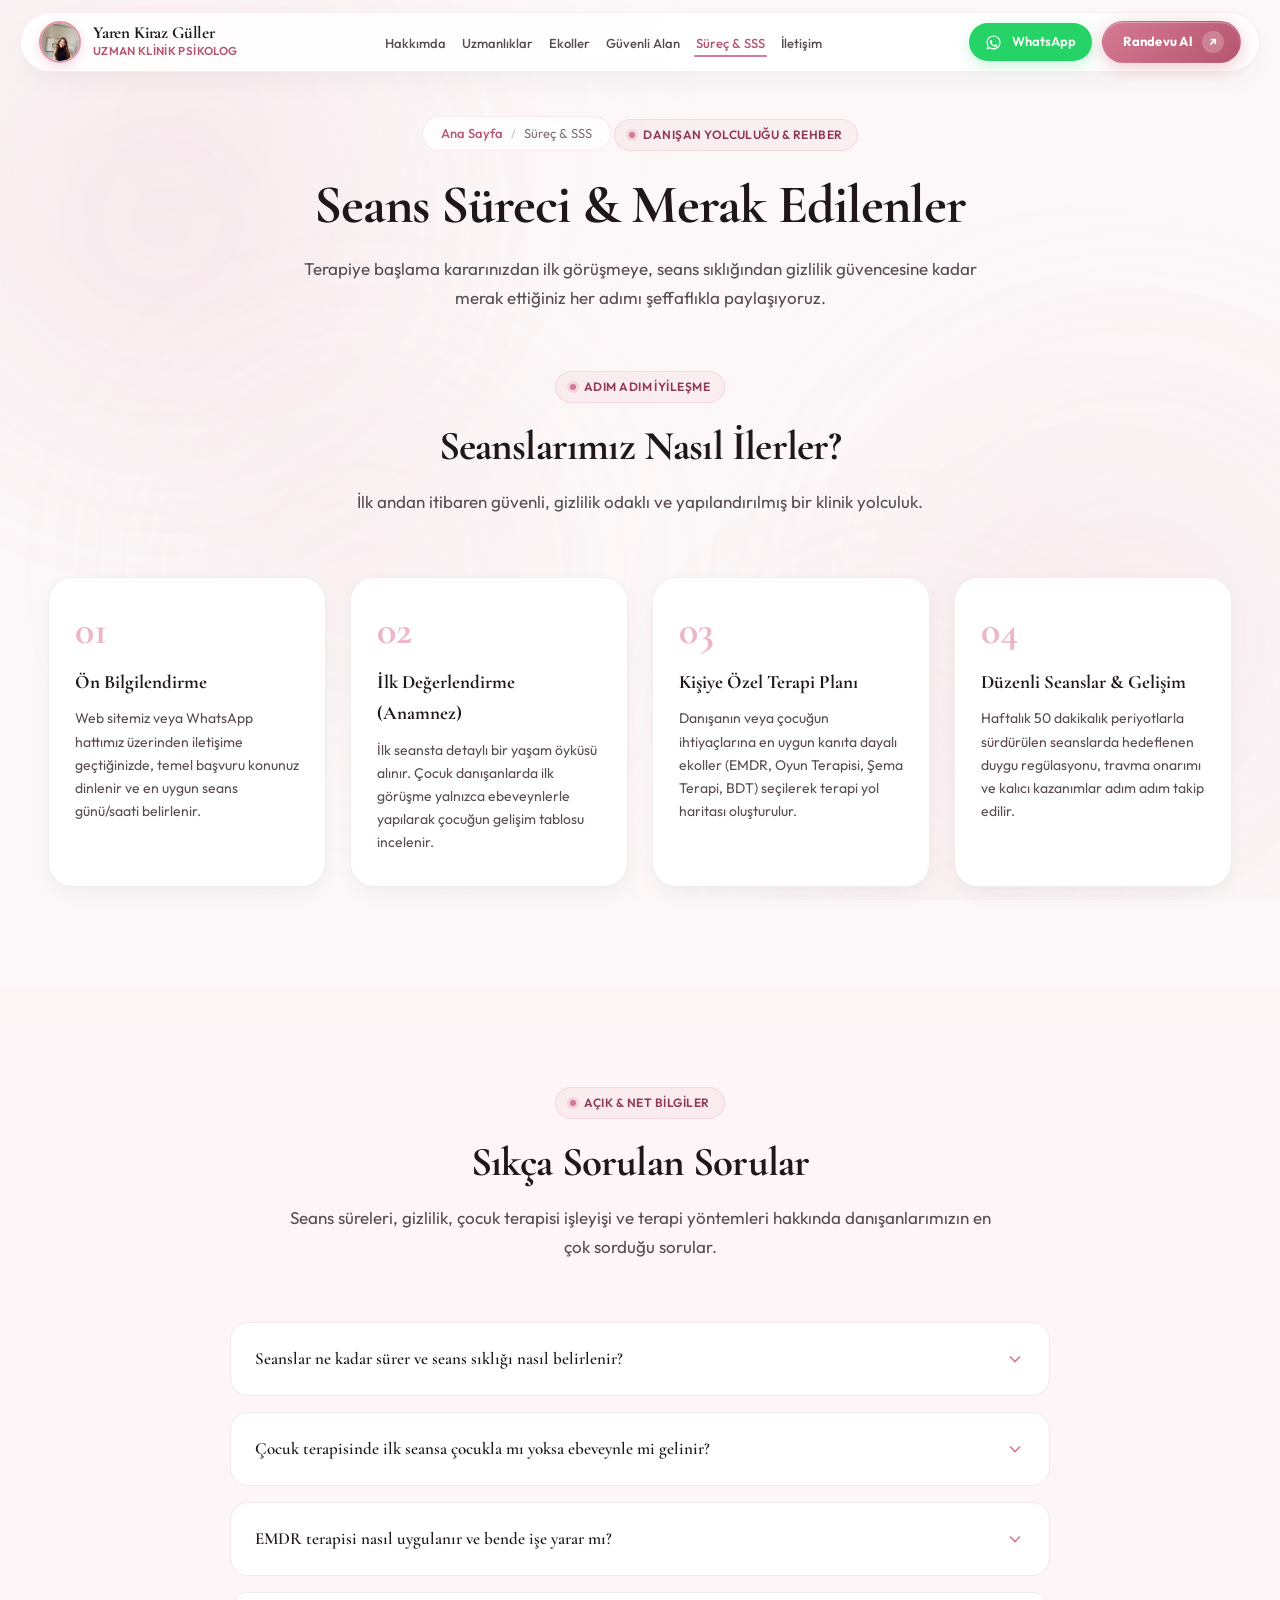
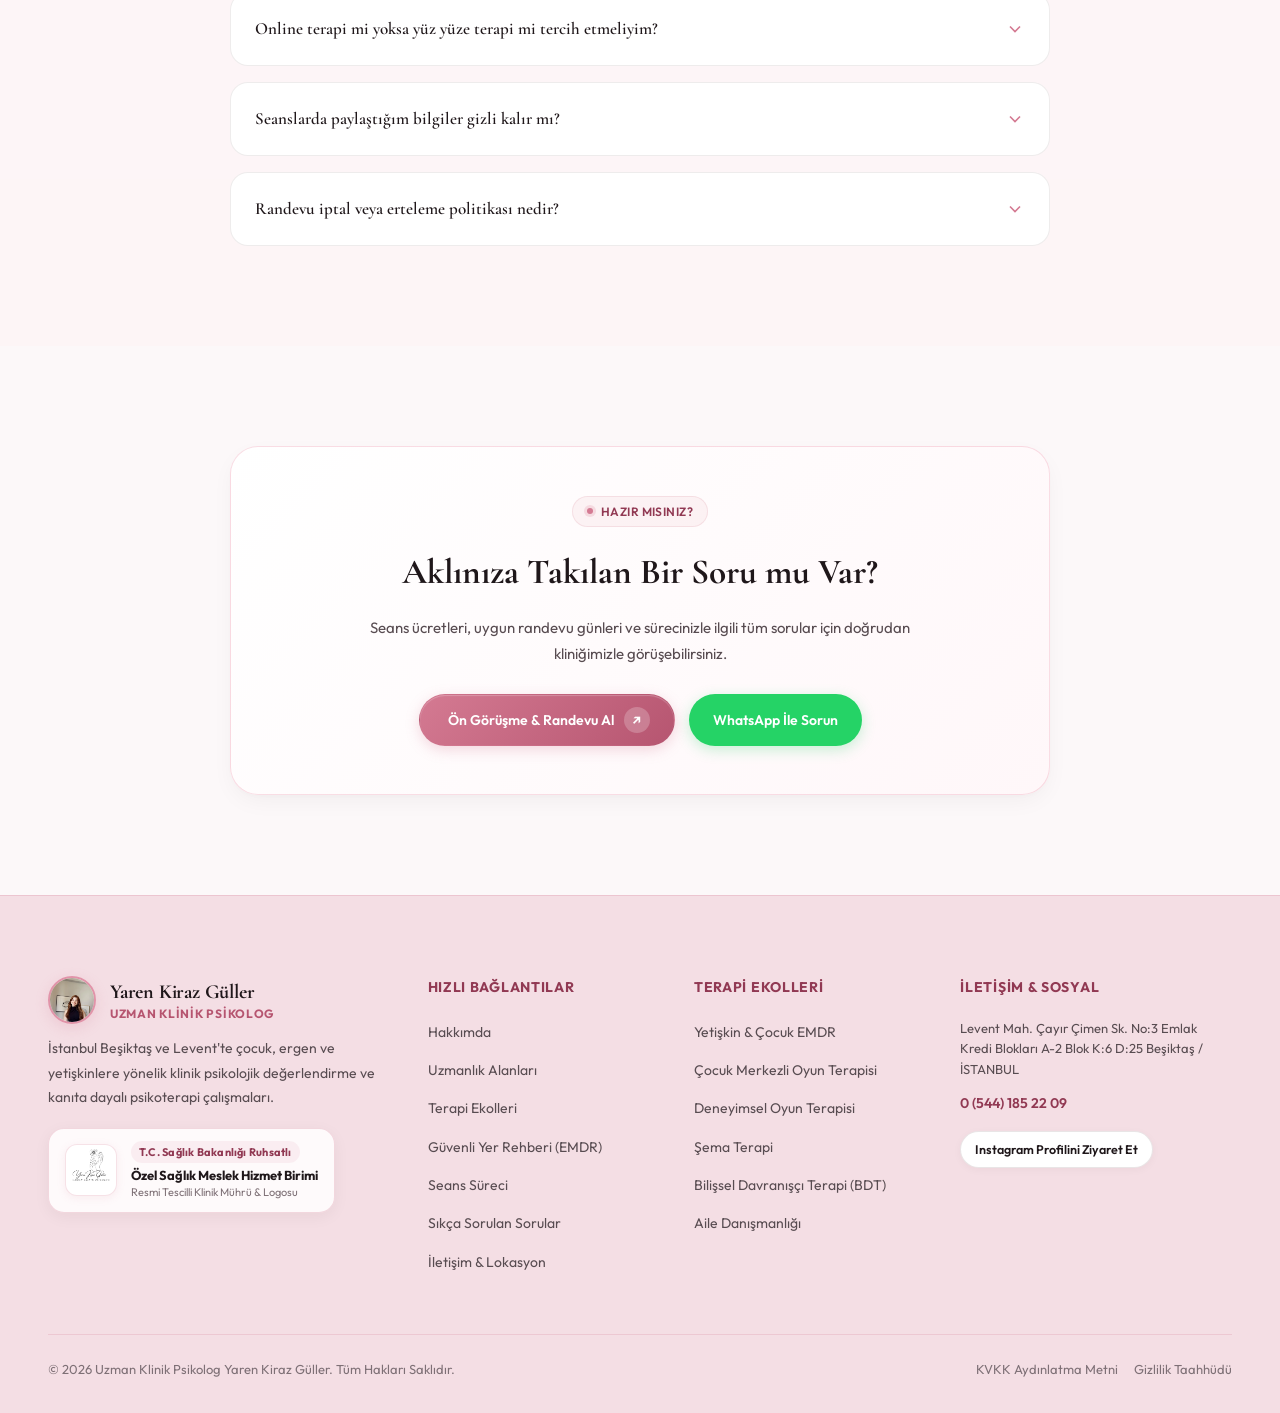
<file: surec.html>
<!DOCTYPE html>
<html lang="tr">
<head>
  <meta charset="UTF-8">
  <meta name="viewport" content="width=device-width, initial-scale=1.0">
  
  <title>Seans Süreci &amp; Sıkça Sorulan Sorular | Klinik Psikolog Yaren Kiraz Güller</title>
  <meta name="description" content="Terapi seanslarının işleyişi, ilk görüşme, seans süreleri, gizlilik esasları, online seanslar ve sıkça sorulan soruların detaylı yanıtları.">
  <meta name="author" content="Klinik Psikolog Yaren Kiraz Güller">
  <link rel="canonical" href="https://www.yarenkiraz.com/surec.html">

  <!-- Open Graph -->
  <meta property="og:type" content="website">
  <meta property="og:url" content="https://www.yarenkiraz.com/surec.html">
  <meta property="og:title" content="Seans Süreci &amp; Sıkça Sorulan Sorular">
  <meta property="og:description" content="Psikoterapiye başlama adımları, seans sıklığı, çocuk ve yetişkin süreçleri.">
  <meta property="og:image" content="assets/images/yaren-kiraz-portrait.jpg">

  <!-- Favicon & Fonts -->
  <link rel="icon" type="image/svg+xml" href="data:image/svg+xml,<svg xmlns='http://www.w3.org/2000/svg' viewBox='0 0 100 100'><circle cx='50' cy='50' r='48' fill='%23E05A7E'/><text x='50' y='64' font-size='44' font-family='serif' font-weight='bold' text-anchor='middle' fill='white'>YK</text></svg>">
  <link rel="manifest" href="manifest.json">
  <meta name="theme-color" content="#FCF8F9">

  <link rel="preconnect" href="https://fonts.googleapis.com">
  <link rel="preconnect" href="https://fonts.gstatic.com" crossorigin>
  <link href="https://fonts.googleapis.com/css2?family=Cormorant+Garamond:ital,wght@0,400;0,500;0,600;0,700;1,400;1,600&family=Outfit:wght@300;400;500;600;700&family=Plus+Jakarta+Sans:ital,wght@0,300;0,400;0,500;0,600;0,700;1,400&display=swap" rel="stylesheet">
  <link rel="stylesheet" href="assets/css/styles.css">
</head>
<body>

  <!-- LÜKS SPLASH SCREEN (Karşılama Ekranı) -->
  <div id="splash-screen" class="splash-screen-overlay splash-fast" data-speed="fast" aria-hidden="true">
    <div class="splash-content">
      <div class="splash-avatar-glow"></div>
      <div class="splash-avatar-ring">
        <img src="assets/images/yaren-kiraz-portrait.jpg" alt="Uzman Klinik Psikolog Yaren Kiraz Güller" class="splash-avatar-img">
      </div>
      <div class="splash-eyebrow">T.C. Sağlık Bakanlığı Ruhsatlı Özel Sağlık Birimi</div>
      <h2 class="splash-title">Uzman Klinik Psikolog Yaren Kiraz Güller</h2>
      <p class="splash-quote">"İçsel dengenizi ve şefkatli bir terapi alanını keşfedin."</p>
      <div class="splash-loader-bar">
        <div class="splash-loader-progress"></div>
      </div>
    </div>
  </div>

  <!-- YAŞAYAN ARKA PLAN AURALARI -->
  <div class="ambient-orbs-container" aria-hidden="true">
    <div class="ambient-orb orb-1"></div>
    <div class="ambient-orb orb-2"></div>
    <div class="ambient-orb orb-3"></div>
    <div class="ambient-orb orb-4"></div>
  </div>

  <div id="scroll-progress-bar" aria-hidden="true"></div>

  <!-- FLOATING ISLAND HEADER -->
  <header class="site-header">
    <nav class="nav-island" aria-label="Ana Gezinti">
      <div class="brand-wrapper">
        <a href="index.html" class="brand-link" title="Uzman Klinik Psikolog Yaren Kiraz Güller">
          <img src="assets/images/yaren-kiraz-portrait.jpg" alt="Uzman Klinik Psikolog Yaren Kiraz Güller" class="brand-avatar-img">
          <div class="brand-text">
            <span class="brand-name">Yaren Kiraz Güller</span>
            <span class="brand-title">Uzman Klinik Psikolog</span>
          </div>
        </a>
      </div>

      <ul class="nav-links">
        <li><a href="hakkimda.html" class="nav-link">Hakkımda</a></li>
        <li><a href="uzmanliklar.html" class="nav-link">Uzmanlıklar</a></li>
        <li><a href="ekoller.html" class="nav-link">Ekoller</a></li>
        <li><a href="guvenli-alan.html" class="nav-link">Güvenli Alan</a></li>
        <li><a href="surec.html" class="nav-link active">Süreç &amp; SSS</a></li>
        <li><a href="iletisim.html" class="nav-link">İletişim</a></li>
      </ul>

      <div class="nav-actions">
        <a href="https://wa.me/905441852209?text=Merhaba%20Uzman%20Klinik%20Psikolog%20Yaren%20Kiraz%20G%C3%BCller%2C%20seans%20bilgisi%20ve%20randevu%20hakk%C4%B1nda%20g%C3%B6r%C3%BC%C5%9Fmek%20istiyorum." 
           target="_blank" 
           rel="noopener noreferrer" 
           class="btn btn-whatsapp" 
           style="padding: 8px 16px; font-size: 0.8125rem;">
          <svg width="17" height="17" viewBox="0 0 24 24" fill="currentColor" aria-hidden="true">
            <path d="M12.04 2c-5.46 0-9.91 4.45-9.91 9.91 0 1.75.46 3.45 1.32 4.95L2.05 22l5.25-1.38c1.45.79 3.08 1.21 4.74 1.21 5.46 0 9.91-4.45 9.91-9.91 0-2.65-1.03-5.14-2.9-7.01A9.816 9.816 0 0 0 12.04 2zm.01 1.67c4.55 0 8.24 3.7 8.24 8.24 0 2.2-.86 4.28-2.42 5.83a8.19 8.19 0 0 1-5.82 2.42c-1.46 0-2.88-.39-4.14-1.12l-.3-.18-3.12.82.83-3.04-.19-.31a8.212 8.212 0 0 1-1.25-4.42c0-4.54 3.7-8.24 8.25-8.24zm4.52 11.66c-.25-.12-1.47-.72-1.7-.81-.23-.08-.4-.12-.57.12-.17.25-.66.81-.81.98-.15.17-.3.19-.55.07-.25-.12-1.05-.39-2-1.23-.74-.66-1.24-1.47-1.39-1.72-.15-.25-.02-.38.11-.5.11-.11.25-.29.37-.43.12-.15.17-.25.25-.42.08-.17.04-.32-.02-.44-.06-.12-.57-1.37-.78-1.88-.2-.49-.41-.43-.57-.44h-.48c-.17 0-.44.06-.67.31-.23.25-.88.86-.88 2.1 0 1.24.9 2.44 1.03 2.61.12.17 1.78 2.71 4.31 3.8.6.26 1.07.41 1.44.53.61.19 1.16.17 1.6.1.49-.07 1.47-.6 1.68-1.18.21-.58.21-1.07.15-1.18-.06-.11-.23-.18-.48-.3z"/>
          </svg>
          <span>WhatsApp</span>
        </a>

        <a href="iletisim.html" class="btn btn-primary btn-randevu-highlight" style="padding: 9px 20px; font-size: 0.8125rem;">
          <span>Randevu Al</span>
          <span class="btn-nested-icon" aria-hidden="true" style="width: 22px; height: 22px; font-size: 0.75rem;">↗</span>
        </a>

        <button class="mobile-menu-toggle" aria-label="Menüyü Aç/Kapat" aria-expanded="false">
          <span class="hamburger-line"></span>
          <span class="hamburger-line"></span>
          <span class="hamburger-line"></span>
        </button>
      </div>
    </nav>
  </header>

  <!-- Mobil Drawer Menü & Karartma Örtüsü -->
  <div class="mobile-drawer-overlay" aria-hidden="true"></div>
  <aside class="mobile-drawer" role="dialog" aria-modal="true" aria-label="Mobil Gezinti Menüsü">
    <div class="mobile-drawer-header">
      <div class="mobile-drawer-brand">
        <img src="assets/images/yaren-kiraz-portrait.jpg" alt="Uzman Klinik Psikolog Yaren Kiraz Güller" class="mobile-drawer-avatar">
        <div class="mobile-drawer-brand-text">
          <span class="mobile-drawer-name">Yaren Kiraz Güller</span>
          <span class="mobile-drawer-badge">Uzman Klinik Psikolog</span>
        </div>
      </div>
      <button class="mobile-drawer-close" aria-label="Menüyü Kapat">
        <svg width="18" height="18" viewBox="0 0 24 24" fill="none" stroke="currentColor" stroke-width="2.2" stroke-linecap="round" stroke-linejoin="round">
          <line x1="18" y1="6" x2="6" y2="18"></line>
          <line x1="6" y1="6" x2="18" y2="18"></line>
        </svg>
      </button>
    </div>

    <div class="mobile-drawer-body">
      <nav class="mobile-nav" aria-label="Mobil Menü Linkleri">
        <ul class="mobile-drawer-links">
          <li>
            <a href="index.html" class="mobile-drawer-link">
              <span class="mobile-link-inner">
                <span class="mobile-link-num">01</span>
                <span class="mobile-link-text">Ana Sayfa</span>
              </span>
              <span class="mobile-link-arrow">→</span>
            </a>
          </li>
          <li>
            <a href="hakkimda.html" class="mobile-drawer-link">
              <span class="mobile-link-inner">
                <span class="mobile-link-num">02</span>
                <span class="mobile-link-text">Hakkımda</span>
              </span>
              <span class="mobile-link-arrow">→</span>
            </a>
          </li>
          <li>
            <a href="uzmanliklar.html" class="mobile-drawer-link">
              <span class="mobile-link-inner">
                <span class="mobile-link-num">03</span>
                <span class="mobile-link-text">Uzmanlık Alanları</span>
              </span>
              <span class="mobile-link-arrow">→</span>
            </a>
          </li>
          <li>
            <a href="ekoller.html" class="mobile-drawer-link">
              <span class="mobile-link-inner">
                <span class="mobile-link-num">04</span>
                <span class="mobile-link-text">Terapi Ekolleri</span>
              </span>
              <span class="mobile-link-arrow">→</span>
            </a>
          </li>
          <li>
            <a href="guvenli-alan.html" class="mobile-drawer-link">
              <span class="mobile-link-inner">
                <span class="mobile-link-num">05</span>
                <span class="mobile-link-text">Güvenli Alan (EMDR)</span>
              </span>
              <span class="mobile-link-arrow">→</span>
            </a>
          </li>
          <li>
            <a href="surec.html" class="mobile-drawer-link active">
              <span class="mobile-link-inner">
                <span class="mobile-link-num">06</span>
                <span class="mobile-link-text">Seans Süreci &amp; SSS</span>
              </span>
              <span class="mobile-link-arrow">→</span>
            </a>
          </li>
          <li>
            <a href="iletisim.html" class="mobile-drawer-link">
              <span class="mobile-link-inner">
                <span class="mobile-link-num">07</span>
                <span class="mobile-link-text">İletişim &amp; Randevu</span>
              </span>
              <span class="mobile-link-arrow">→</span>
            </a>
          </li>
        </ul>
      </nav>
    </div>

    <div class="mobile-drawer-footer">
      <div class="mobile-drawer-actions">
        <a href="https://wa.me/905441852209?text=Merhaba%20Klinik%20Psikolog%20Yaren%20Kiraz%20G%C3%BCller%2C%20seans%20bilgisi%20ve%20randevu%20hakk%C4%B1nda%20g%C3%B6r%C3%BC%C5%9Fmek%20istiyorum." 
           target="_blank" 
           rel="noopener noreferrer" 
           class="btn btn-whatsapp" 
           style="width: 100%; justify-content: center; padding: 12px 16px; font-size: 0.8125rem;">
          <svg width="17" height="17" viewBox="0 0 24 24" fill="currentColor">
            <path d="M12.04 2c-5.46 0-9.91 4.45-9.91 9.91 0 1.75.46 3.45 1.32 4.95L2.05 22l5.25-1.38c1.45.79 3.08 1.21 4.74 1.21 5.46 0 9.91-4.45 9.91-9.91 0-2.65-1.03-5.14-2.9-7.01A9.816 9.816 0 0 0 12.04 2zm.01 1.67c4.55 0 8.24 3.7 8.24 8.24 0 2.2-.86 4.28-2.42 5.83a8.19 8.19 0 0 1-5.82 2.42c-1.46 0-2.88-.39-4.14-1.12l-.3-.18-3.12.82.83-3.04-.19-.31a8.212 8.212 0 0 1-1.25-4.42c0-4.54 3.7-8.24 8.25-8.24zm4.52 11.66c-.25-.12-1.47-.72-1.7-.81-.23-.08-.4-.12-.57.12-.17.25-.66.81-.81.98-.15.17-.3.19-.55.07-.25-.12-1.05-.39-2-1.23-.74-.66-1.24-1.47-1.39-1.72-.15-.25-.02-.38.11-.5.11-.11.25-.29.37-.43.12-.15.17-.25.25-.42.08-.17.04-.32-.02-.44-.06-.12-.57-1.37-.78-1.88-.2-.49-.41-.43-.57-.44h-.48c-.17 0-.44.06-.67.31-.23.25-.88.86-.88 2.1 0 1.24.9 2.44 1.03 2.61.12.17 1.78 2.71 4.31 3.8.6.26 1.07.41 1.44.53.61.19 1.16.17 1.6.1.49-.07 1.47-.6 1.68-1.18.21-.58.21-1.07.15-1.18-.06-.11-.23-.18-.48-.3z"/>
          </svg>
          <span>WhatsApp Randevu Hattı</span>
        </a>
        <a href="tel:+905441852209" class="btn btn-secondary" style="width: 100%; justify-content: center; padding: 11px 16px; font-size: 0.8125rem;">
          <svg width="15" height="15" viewBox="0 0 24 24" fill="none" stroke="currentColor" stroke-width="2">
            <path d="M22 16.92v3a2 2 0 0 1-2.18 2 19.79 19.79 0 0 1-8.63-3.07 19.5 19.5 0 0 1-6-6 19.79 19.79 0 0 1-3.07-8.67A2 2 0 0 1 4.11 2h3a2 2 0 0 1 2 1.72 12.84 12.84 0 0 0 .7 2.81 2 2 0 0 1-.45 2.11L8.09 9.91a16 16 0 0 0 6 6l1.27-1.27a2 2 0 0 1 2.11-.45 12.84 12.84 0 0 0 2.81.7A2 2 0 0 1 22 16.92z"></path>
          </svg>
          <span>0 (544) 185 22 09</span>
        </a>
      </div>
      <div class="mobile-drawer-clinic-info">
        <p>Levent Mah. Çayır Çimen Sk. No:3 Beşiktaş / İstanbul</p>
      </div>
    </div>
  </aside>

  <main>
    <!-- EDITORIAL SUBPAGE HERO -->
    <section class="subpage-hero">
      <div class="container">
        <div class="subpage-hero-inner">
          <div class="breadcrumb-nav">
            <a href="index.html">Ana Sayfa</a>
            <span class="breadcrumb-sep">/</span>
            <span>Süreç &amp; SSS</span>
          </div>

          <div class="eyebrow-badge" style="margin-bottom: 12px;">
            <span class="eyebrow-dot"></span>
            <span>Danışan Yolculuğu &amp; Rehber</span>
          </div>

          <h1 class="subpage-title">Seans Süreci &amp; Merak Edilenler</h1>
          <p class="subpage-lead">
            Terapiye başlama kararınızdan ilk görüşmeye, seans sıklığından gizlilik güvencesine kadar merak ettiğiniz her adımı şeffaflıkla paylaşıyoruz.
          </p>
        </div>
      </div>
    </section>

    <!-- 4 ADIMLI SEANS SÜRECİ -->
    <section class="section" style="padding-top: 10px;">
      <div class="container">
        
        <div class="section-header">
          <div class="eyebrow-badge">
            <span class="eyebrow-dot"></span>
            <span>Adım Adım İyileşme</span>
          </div>
          <h2 class="section-title">Seanslarımız Nasıl İlerler?</h2>
          <p class="section-description">
            İlk andan itibaren güvenli, gizlilik odaklı ve yapılandırılmış bir klinik yolculuk.
          </p>
        </div>

        <div class="process-steps-grid">
          
          <div class="process-step-card">
            <div class="process-number">01</div>
            <h3 class="process-title">Ön Bilgilendirme</h3>
            <p class="process-desc">
              Web sitemiz veya WhatsApp hattımız üzerinden iletişime geçtiğinizde, temel başvuru konunuz dinlenir ve en uygun seans günü/saati belirlenir.
            </p>
          </div>

          <div class="process-step-card">
            <div class="process-number">02</div>
            <h3 class="process-title">İlk Değerlendirme (Anamnez)</h3>
            <p class="process-desc">
              İlk seansta detaylı bir yaşam öyküsü alınır. Çocuk danışanlarda ilk görüşme yalnızca ebeveynlerle yapılarak çocuğun gelişim tablosu incelenir.
            </p>
          </div>

          <div class="process-step-card">
            <div class="process-number">03</div>
            <h3 class="process-title">Kişiye Özel Terapi Planı</h3>
            <p class="process-desc">
              Danışanın veya çocuğun ihtiyaçlarına en uygun kanıta dayalı ekoller (EMDR, Oyun Terapisi, Şema Terapi, BDT) seçilerek terapi yol haritası oluşturulur.
            </p>
          </div>

          <div class="process-step-card">
            <div class="process-number">04</div>
            <h3 class="process-title">Düzenli Seanslar &amp; Gelişim</h3>
            <p class="process-desc">
              Haftalık 50 dakikalık periyotlarla sürdürülen seanslarda hedeflenen duygu regülasyonu, travma onarımı ve kalıcı kazanımlar adım adım takip edilir.
            </p>
          </div>

        </div>

      </div>
    </section>

    <!-- SIKÇA SORULAN SORULAR -->
    <section id="sss" class="section" style="background: rgba(253, 233, 237, 0.25);">
      <div class="container">
        
        <div class="section-header">
          <div class="eyebrow-badge">
            <span class="eyebrow-dot"></span>
            <span>Açık &amp; Net Bilgiler</span>
          </div>
          <h2 class="section-title">Sıkça Sorulan Sorular</h2>
          <p class="section-description">
            Seans süreleri, gizlilik, çocuk terapisi işleyişi ve terapi yöntemleri hakkında danışanlarımızın en çok sorduğu sorular.
          </p>
        </div>

        <div class="faq-container">

          <div class="faq-item">
            <button class="faq-question-btn" aria-expanded="false">
              <span>Seanslar ne kadar sürer ve seans sıklığı nasıl belirlenir?</span>
              <svg class="faq-chevron" viewBox="0 0 24 24" fill="none" stroke="currentColor" stroke-width="2">
                <polyline points="6 9 12 15 18 9"></polyline>
              </svg>
            </button>
            <div class="faq-answer-content">
              <div class="faq-answer-inner">
                Bireysel yetişkin seansları ve çocuk oyun terapisi seansları standart olarak 50 dakika sürmektedir. Seans sıklığı, ilk değerlendirme görüşmesinde danışanın veya çocuğun ihtiyaçlarına göre haftada 1 seans olarak planlanır. Süreç olgunlaştıkça terapist ve danışan ortak kararıyla iki haftada bir şeklinde seyreltilebilir.
              </div>
            </div>
          </div>

          <div class="faq-item">
            <button class="faq-question-btn" aria-expanded="false">
              <span>Çocuk terapisinde ilk seansa çocukla mı yoksa ebeveynle mi gelinir?</span>
              <svg class="faq-chevron" viewBox="0 0 24 24" fill="none" stroke="currentColor" stroke-width="2">
                <polyline points="6 9 12 15 18 9"></polyline>
              </svg>
            </button>
            <div class="faq-answer-content">
              <div class="faq-answer-inner">
                Çocuk ve ergen terapilerinde ilk seans yalnızca ebeveynlerle gerçekleştirilir. Bu görüşmede çocuğun erken gelişim basamakları, gebelik/doğum öyküsü, aile dinamikleri ve başvuru sebebi çocuk odada olmadan açıkça konuşulur. İkinci seanstan itibaren çocukla bireysel oyun terapisi süreci başlar.
              </div>
            </div>
          </div>

          <div class="faq-item">
            <button class="faq-question-btn" aria-expanded="false">
              <span>EMDR terapisi nasıl uygulanır ve bende işe yarar mı?</span>
              <svg class="faq-chevron" viewBox="0 0 24 24" fill="none" stroke="currentColor" stroke-width="2">
                <polyline points="6 9 12 15 18 9"></polyline>
              </svg>
            </button>
            <div class="faq-answer-content">
              <div class="faq-answer-inner">
                EMDR, Dünya Sağlık Örgütü (WHO) tarafından travma tedavisinde en etkili yöntemlerden biri olarak onaylanmıştır. Seanslarda göz hareketleri veya dokunsal uyarımlarla sağ-sol beyin uyarımı sağlanarak, geçmişte zihinde takılı kalmış kilitli travma anıları işlenir. Danışan anıyı unutmaz; ancak anının bugünkü hayatında oluşturduğu kaygı, suçluluk ve bedensel gerilim ortadan kalkar.
              </div>
            </div>
          </div>

          <div class="faq-item">
            <button class="faq-question-btn" aria-expanded="false">
              <span>Online terapi mi yoksa yüz yüze terapi mi tercih etmeliyim?</span>
              <svg class="faq-chevron" viewBox="0 0 24 24" fill="none" stroke="currentColor" stroke-width="2">
                <polyline points="6 9 12 15 18 9"></polyline>
              </svg>
            </button>
            <div class="faq-answer-content">
              <div class="faq-answer-inner">
                Yetişkin danışanlarda bilimsel araştırmalar, uygun koşullarda (sessiz, kesintisiz ve güvenli bir oda) yürütülen online terapinin yüz yüze terapi ile eşdeğer klinik başarı sağladığını göstermektedir. İstanbul dışı veya yurt dışındaki danışanlarımızla güvenli online seanslar yürütmekteyiz. Küçük çocuklarda ise oyun odasının sunduğu dokunsal materyaller sebebiyle Levent kliniğimizde yüz yüze seanslar önceliklidir.
              </div>
            </div>
          </div>

          <div class="faq-item">
            <button class="faq-question-btn" aria-expanded="false">
              <span>Seanslarda paylaştığım bilgiler gizli kalır mı?</span>
              <svg class="faq-chevron" viewBox="0 0 24 24" fill="none" stroke="currentColor" stroke-width="2">
                <polyline points="6 9 12 15 18 9"></polyline>
              </svg>
            </button>
            <div class="faq-answer-content">
              <div class="faq-answer-inner">
                Kesinlikle evet. Psikoterapi odasındaki tüm paylaşımlar, meslek etik ilkeleri ve 6698 sayılı KVKK mevzuatı kapsamında mutlak gizlilik altındadır. Danışanın açık yazılı izni olmaksızın ailesi, eşi veya kurumlarla hiçbir bilgi paylaşılmaz. Yalnızca danışanın ya da bir başkasının can güvenliğini tehdit eden adli zorunluluk durumları yasal istisnadır.
              </div>
            </div>
          </div>

          <div class="faq-item">
            <button class="faq-question-btn" aria-expanded="false">
              <span>Randevu iptal veya erteleme politikası nedir?</span>
              <svg class="faq-chevron" viewBox="0 0 24 24" fill="none" stroke="currentColor" stroke-width="2">
                <polyline points="6 9 12 15 18 9"></polyline>
              </svg>
            </button>
            <div class="faq-answer-content">
              <div class="faq-answer-inner">
                Seans saatleri yalnızca sizin için ayrılmaktadır. Zorunlu bir mazeret durumunda, randevunuzu en geç 24 saat öncesinden kliniğimize bildirmeniz rica olunur. Böylece ayrılan zaman dilimi acil durumdaki başka bir danışana tahsis edilebilir.
              </div>
            </div>
          </div>

        </div>

      </div>
    </section>

    <!-- HIZLI CTA -->
    <section class="section">
      <div class="container">
        <div style="background: linear-gradient(135deg, #FFFFFF 0%, #FFF7F9 100%); border: 1px solid rgba(224, 90, 126, 0.2); border-radius: 28px; padding: 48px 36px; text-align: center; max-width: 820px; margin: 0 auto; box-shadow: var(--shadow-subtle);">
          <div class="eyebrow-badge" style="margin-bottom: 16px;">
            <span class="eyebrow-dot"></span>
            <span>Hazır Mısınız?</span>
          </div>
          <h2 style="font-family: var(--font-serif); font-size: 2.2rem; color: var(--text-primary); margin-bottom: 14px;">
            Aklınıza Takılan Bir Soru mu Var?
          </h2>
          <p style="font-size: 0.9375rem; color: var(--text-secondary); max-width: 580px; margin: 0 auto 28px; line-height: 1.7;">
            Seans ücretleri, uygun randevu günleri ve sürecinizle ilgili tüm sorular için doğrudan kliniğimizle görüşebilirsiniz.
          </p>
          <div style="display: flex; justify-content: center; gap: 14px; flex-wrap: wrap;">
            <a href="iletisim.html" class="btn btn-primary" style="padding: 12px 28px;">
              <span>Ön Görüşme &amp; Randevu Al</span>
              <span class="btn-nested-icon" aria-hidden="true">↗</span>
            </a>
            <a href="https://wa.me/905441852209" target="_blank" rel="noopener noreferrer" class="btn btn-whatsapp" style="padding: 12px 24px;">
              <span>WhatsApp İle Sorun</span>
            </a>
          </div>
        </div>
      </div>
    </section>
  </main>

  <!-- FOOTER -->
  <footer class="site-footer">
    <div class="container">
      <div class="footer-top-grid">
        <div class="footer-brand-col">
          <a href="index.html" class="footer-brand-link" title="Uzman Klinik Psikolog Yaren Kiraz Güller - Ana Sayfa">
            <img src="assets/images/yaren-kiraz-portrait.jpg" alt="Uzman Klinik Psikolog Yaren Kiraz Güller" class="footer-brand-avatar">
            <div class="footer-brand-text">
              <span class="footer-brand-name">Yaren Kiraz Güller</span>
              <span class="footer-brand-title">Uzman Klinik Psikolog</span>
            </div>
          </a>

          <p class="footer-brand-desc">
            İstanbul Beşiktaş ve Levent'te çocuk, ergen ve yetişkinlere yönelik klinik psikolojik değerlendirme ve kanıta dayalı psikoterapi çalışmaları.
          </p>

          <!-- Resmi Kurumsal Klinik Mührü & Tescil Kartı -->
          <div class="footer-seal-card">
            <div class="footer-seal-logo-wrap">
              <img src="assets/images/logo.png" 
                   alt="Uzman Klinik Psikolog Yaren Kiraz Güller Resmi Klinik Mührü" 
                   class="footer-seal-logo-img" 
                   width="52" 
                   height="52" 
                   loading="lazy">
            </div>
            <div class="footer-seal-text">
              <span class="footer-seal-badge-tag">T.C. Sağlık Bakanlığı Ruhsatlı</span>
              <span class="footer-seal-title">Özel Sağlık Meslek Hizmet Birimi</span>
              <span class="footer-seal-sub">Resmi Tescilli Klinik Mührü &amp; Logosu</span>
            </div>
          </div>
        </div>

        <div>
          <div class="footer-heading">Hızlı Bağlantılar</div>
          <ul class="footer-links-list">
            <li><a href="hakkimda.html" class="footer-link">Hakkımda</a></li>
            <li><a href="uzmanliklar.html" class="footer-link">Uzmanlık Alanları</a></li>
            <li><a href="ekoller.html" class="footer-link">Terapi Ekolleri</a></li>
            <li><a href="guvenli-alan.html" class="footer-link">Güvenli Yer Rehberi (EMDR)</a></li>
            <li><a href="surec.html" class="footer-link">Seans Süreci</a></li>
            <li><a href="surec.html#sss" class="footer-link">Sıkça Sorulan Sorular</a></li>
            <li><a href="iletisim.html" class="footer-link">İletişim &amp; Lokasyon</a></li>
          </ul>
        </div>

        <div>
          <div class="footer-heading">Terapi Ekolleri</div>
          <ul class="footer-links-list">
            <li><a href="ekoller.html" class="footer-link">Yetişkin &amp; Çocuk EMDR</a></li>
            <li><a href="ekoller.html" class="footer-link">Çocuk Merkezli Oyun Terapisi</a></li>
            <li><a href="ekoller.html" class="footer-link">Deneyimsel Oyun Terapisi</a></li>
            <li><a href="ekoller.html" class="footer-link">Şema Terapi</a></li>
            <li><a href="ekoller.html" class="footer-link">Bilişsel Davranışçı Terapi (BDT)</a></li>
            <li><a href="ekoller.html" class="footer-link">Aile Danışmanlığı</a></li>
          </ul>
        </div>

        <div>
          <div class="footer-heading">İletişim &amp; Sosyal</div>
          <p style="font-size: 0.8125rem; color: var(--text-secondary); line-height: 1.6; margin-bottom: 12px;">
            Levent Mah. Çayır Çimen Sk. No:3 Emlak Kredi Blokları A-2 Blok K:6 D:25 Beşiktaş / İSTANBUL
          </p>
          <p style="font-size: 0.875rem; font-weight: 600; color: var(--rose-700); margin-bottom: 16px;">
            0 (544) 185 22 09
          </p>
          <a href="https://www.instagram.com/klinikpsikologyarenkiraz/" target="_blank" rel="noopener noreferrer" class="btn btn-secondary" style="padding: 7px 14px; font-size: 0.78125rem;">
            <span>Instagram Profilini Ziyaret Et</span>
          </a>
        </div>
      </div>

      <div class="footer-bottom-bar">
        <div>© 2026 Uzman Klinik Psikolog Yaren Kiraz Güller. Tüm Hakları Saklıdır.</div>
        <div style="display: flex; gap: 16px;">
          <a href="iletisim.html" class="footer-legal-link">KVKK Aydınlatma Metni</a>
          <a href="iletisim.html" class="footer-legal-link">Gizlilik Taahhüdü</a>
        </div>
      </div>
    </div>
  </footer>

  <!-- MOBİL QUICK ACTION BAR -->
  <div class="mobile-sticky-bar">
    <a href="tel:+905441852209" class="mobile-sticky-btn mobile-sticky-call">
      <svg width="18" height="18" viewBox="0 0 24 24" fill="none" stroke="currentColor" stroke-width="2">
        <path d="M22 16.92v3a2 2 0 0 1-2.18 2 19.79 19.79 0 0 1-8.63-3.07 19.5 19.5 0 0 1-6-6 19.79 19.79 0 0 1-3.07-8.67A2 2 0 0 1 4.11 2h3a2 2 0 0 1 2 1.72 12.84 12.84 0 0 0 .7 2.81 2 2 0 0 1-.45 2.11L8.09 9.91a16 16 0 0 0 6 6l1.27-1.27a2 2 0 0 1 2.11-.45 12.84 12.84 0 0 0 2.81.7A2 2 0 0 1 22 16.92z"></path>
      </svg>
      <span>Hemen Ara</span>
    </a>
    <a href="https://wa.me/905441852209" target="_blank" rel="noopener noreferrer" class="mobile-sticky-btn mobile-sticky-wa">
      <svg width="18" height="18" viewBox="0 0 24 24" fill="currentColor">
        <path d="M12.04 2c-5.46 0-9.91 4.45-9.91 9.91 0 1.75.46 3.45 1.32 4.95L2.05 22l5.25-1.38c1.45.79 3.08 1.21 4.74 1.21 5.46 0 9.91-4.45 9.91-9.91 0-2.65-1.03-5.14-2.9-7.01A9.816 9.816 0 0 0 12.04 2zm.01 1.67c4.55 0 8.24 3.7 8.24 8.24 0 2.2-.86 4.28-2.42 5.83a8.19 8.19 0 0 1-5.82 2.42c-1.46 0-2.88-.39-4.14-1.12l-.3-.18-3.12.82.83-3.04-.19-.31a8.212 8.212 0 0 1-1.25-4.42c0-4.54 3.7-8.24 8.25-8.24zm4.52 11.66c-.25-.12-1.47-.72-1.7-.81-.23-.08-.4-.12-.57.12-.17.25-.66.81-.81.98-.15.17-.3.19-.55.07-.25-.12-1.05-.39-2-1.23-.74-.66-1.24-1.47-1.39-1.72-.15-.25-.02-.38.11-.5.11-.11.25-.29.37-.43.12-.15.17-.25.25-.42.08-.17.04-.32-.02-.44-.06-.12-.57-1.37-.78-1.88-.2-.49-.41-.43-.57-.44h-.48c-.17 0-.44.06-.67.31-.23.25-.88.86-.88 2.1 0 1.24.9 2.44 1.03 2.61.12.17 1.78 2.71 4.31 3.8.6.26 1.07.41 1.44.53.61.19 1.16.17 1.6.1.49-.07 1.47-.6 1.68-1.18.21-.58.21-1.07.15-1.18-.06-.11-.23-.18-.48-.3z"/>
      </svg>
      <span>WhatsApp</span>
    </a>
  </div>

  <script src="assets/js/app.js"></script>
</body>
</html>
</file>
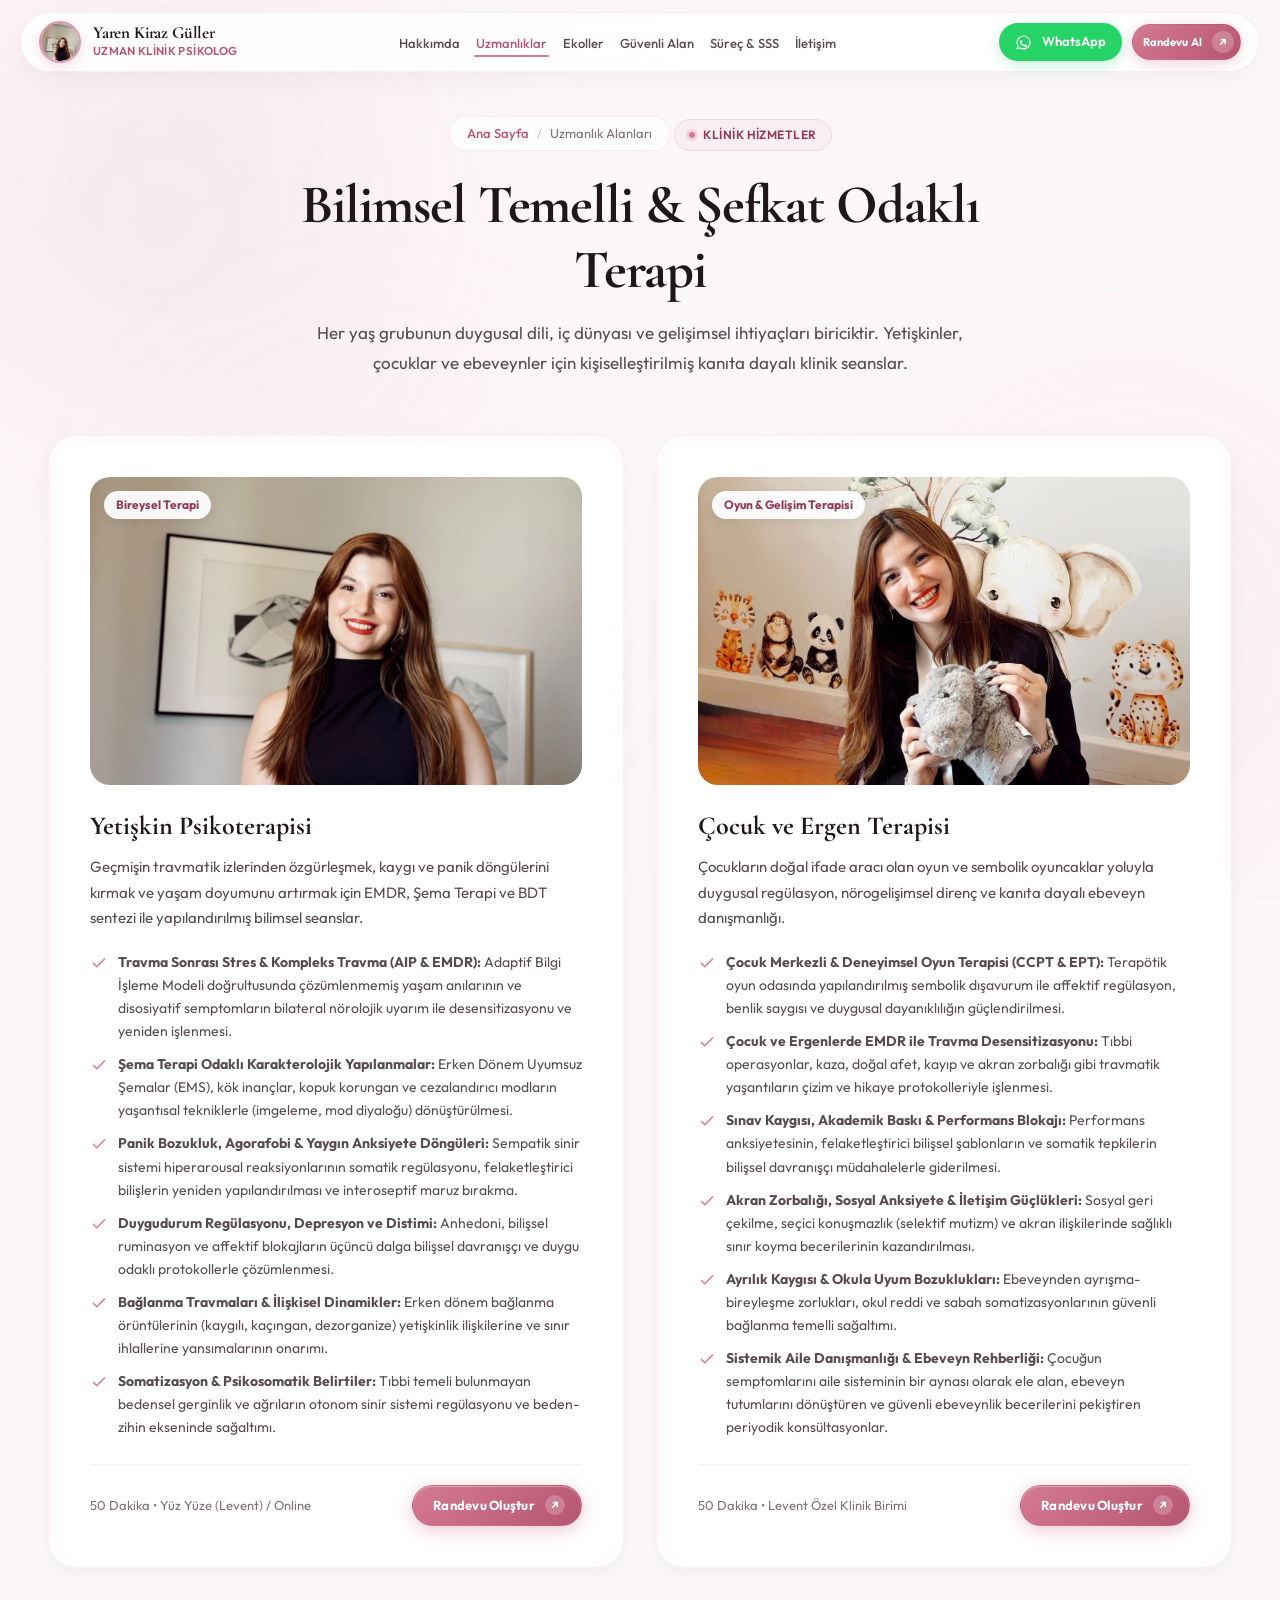
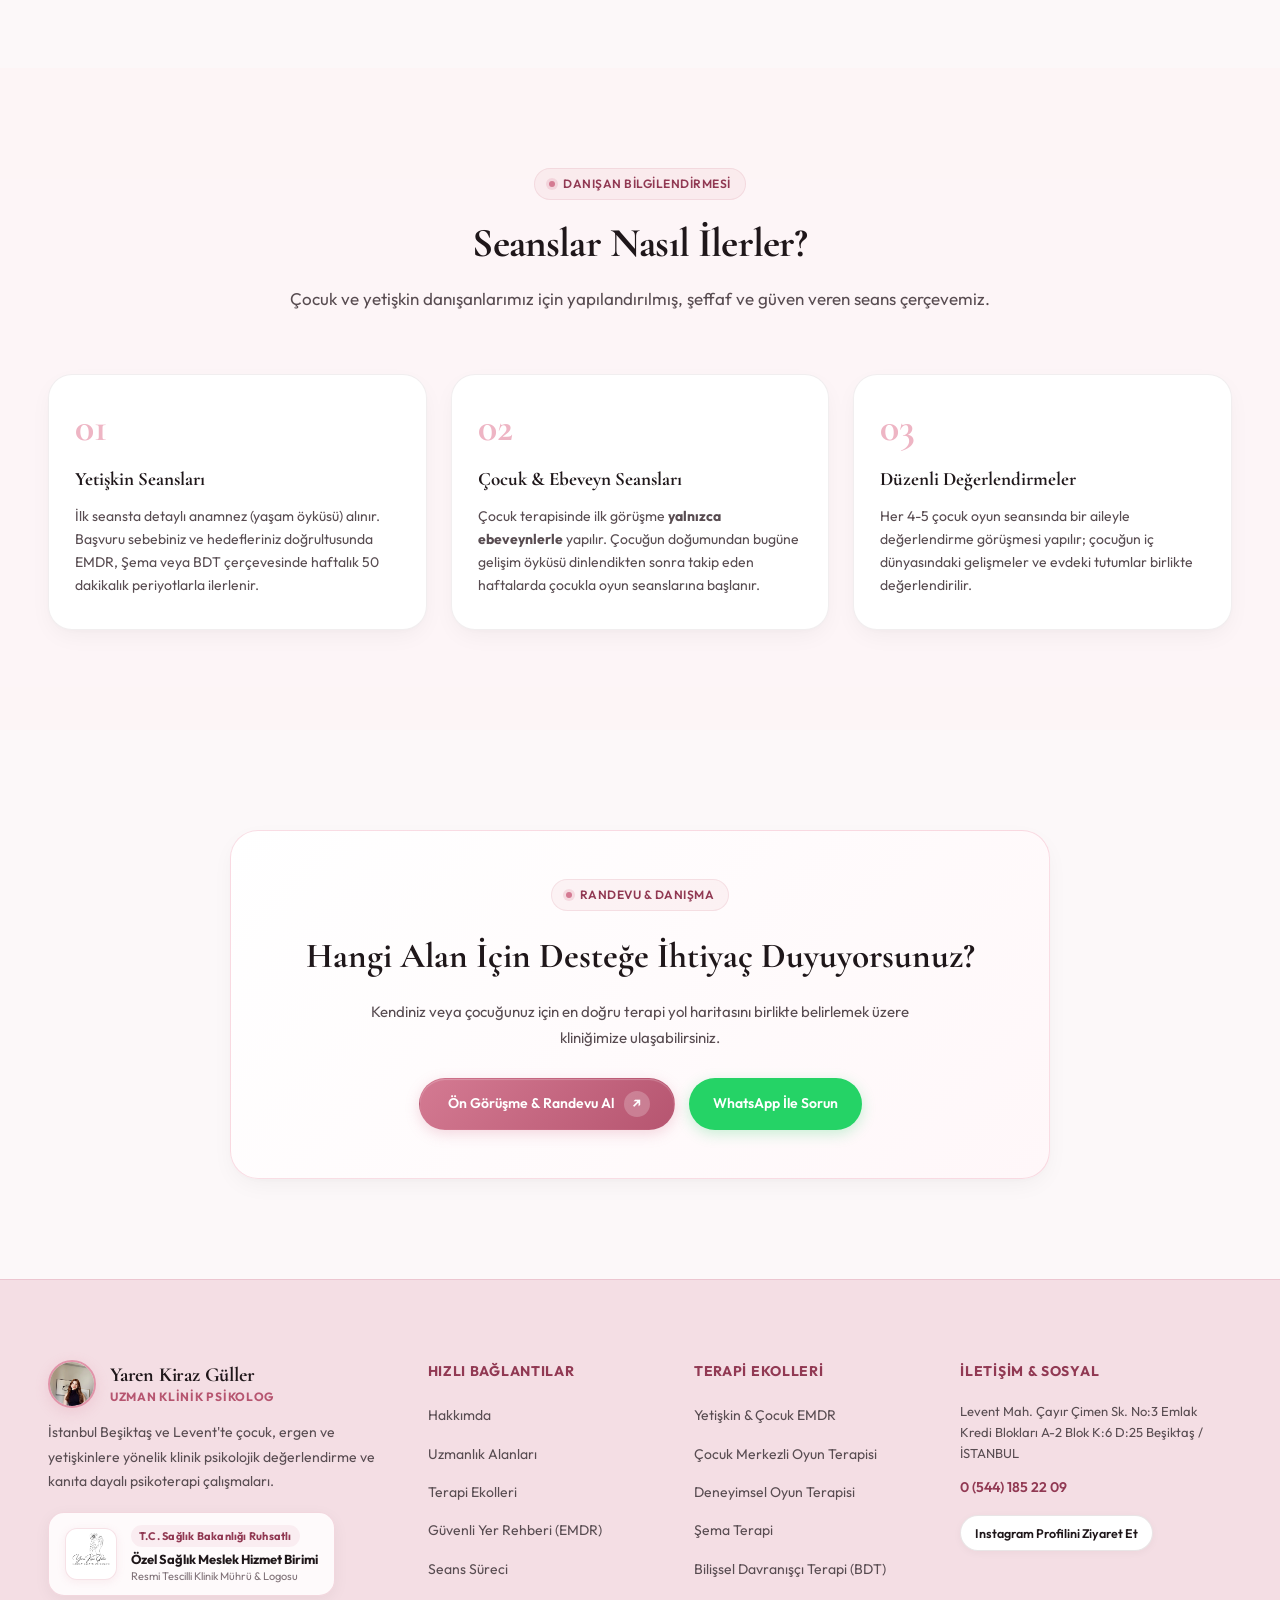
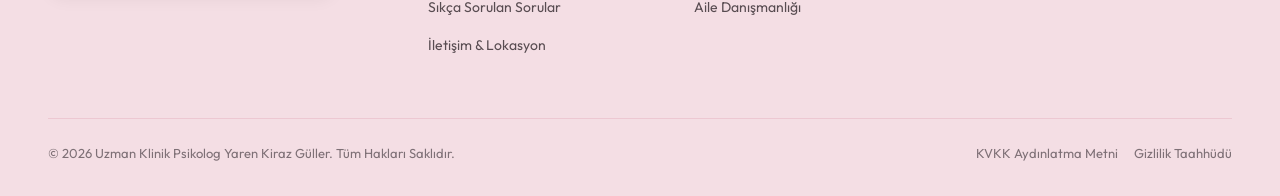
<file: uzmanliklar.html>
<!DOCTYPE html>
<html lang="tr">
<head>
  <meta charset="UTF-8">
  <meta name="viewport" content="width=device-width, initial-scale=1.0">
  
  <title>Uzmanlık Alanları | Çocuk, Ergen ve Yetişkin Terapisi — Levent Beşiktaş</title>
  <meta name="description" content="Klinik Psikolog Yaren Kiraz Güller eşliğinde Yetişkin Terapisi, Çocuk ve Ergen Oyun Terapisi, EMDR ve Ebeveyn Danışmanlığı uzmanlık alanları ve seans detayları.">
  <meta name="author" content="Klinik Psikolog Yaren Kiraz Güller">
  <link rel="canonical" href="https://www.yarenkiraz.com/uzmanliklar.html">

  <!-- Open Graph -->
  <meta property="og:type" content="website">
  <meta property="og:url" content="https://www.yarenkiraz.com/uzmanliklar.html">
  <meta property="og:title" content="Uzmanlık Alanları | Klinik Psikolog Yaren Kiraz Güller">
  <meta property="og:description" content="Yetişkin psikoterapisi ve çocuk/ergen oyun terapisi seansları. Levent Beşiktaş ruhsatlı klinik.">
  <meta property="og:image" content="assets/images/yaren-kiraz-portrait.jpg">

  <!-- Favicon & Fonts -->
  <link rel="icon" type="image/svg+xml" href="data:image/svg+xml,<svg xmlns='http://www.w3.org/2000/svg' viewBox='0 0 100 100'><circle cx='50' cy='50' r='48' fill='%23E05A7E'/><text x='50' y='64' font-size='44' font-family='serif' font-weight='bold' text-anchor='middle' fill='white'>YK</text></svg>">
  <link rel="manifest" href="manifest.json">
  <meta name="theme-color" content="#FCF8F9">

  <link rel="preconnect" href="https://fonts.googleapis.com">
  <link rel="preconnect" href="https://fonts.gstatic.com" crossorigin>
  <link href="https://fonts.googleapis.com/css2?family=Cormorant+Garamond:ital,wght@0,400;0,500;0,600;0,700;1,400;1,600&family=Outfit:wght@300;400;500;600;700&family=Plus+Jakarta+Sans:ital,wght@0,300;0,400;0,500;0,600;0,700;1,400&display=swap" rel="stylesheet">
  <link rel="stylesheet" href="assets/css/styles.css">
</head>
<body>

  <!-- LÜKS SPLASH SCREEN (Karşılama Ekranı) -->
  <div id="splash-screen" class="splash-screen-overlay splash-fast" data-speed="fast" aria-hidden="true">
    <div class="splash-content">
      <div class="splash-avatar-glow"></div>
      <div class="splash-avatar-ring">
        <img src="assets/images/yaren-kiraz-portrait.jpg" alt="Uzman Klinik Psikolog Yaren Kiraz Güller" class="splash-avatar-img">
      </div>
      <div class="splash-eyebrow">T.C. Sağlık Bakanlığı Ruhsatlı Özel Sağlık Birimi</div>
      <h2 class="splash-title">Uzman Klinik Psikolog Yaren Kiraz Güller</h2>
      <p class="splash-quote">"İçsel dengenizi ve şefkatli bir terapi alanını keşfedin."</p>
      <div class="splash-loader-bar">
        <div class="splash-loader-progress"></div>
      </div>
    </div>
  </div>

  <!-- YAŞAYAN ARKA PLAN AURALARI -->
  <div class="ambient-orbs-container" aria-hidden="true">
    <div class="ambient-orb orb-1"></div>
    <div class="ambient-orb orb-2"></div>
    <div class="ambient-orb orb-3"></div>
    <div class="ambient-orb orb-4"></div>
  </div>

  <div id="scroll-progress-bar" aria-hidden="true"></div>

  <!-- FLOATING ISLAND HEADER -->
  <header class="site-header">
    <nav class="nav-island" aria-label="Ana Gezinti">
      <div class="brand-wrapper">
        <a href="index.html" class="brand-link" title="Uzman Klinik Psikolog Yaren Kiraz Güller">
          <img src="assets/images/yaren-kiraz-portrait.jpg" alt="Uzman Klinik Psikolog Yaren Kiraz Güller" class="brand-avatar-img">
          <div class="brand-text">
            <span class="brand-name">Yaren Kiraz Güller</span>
            <span class="brand-title">Uzman Klinik Psikolog</span>
          </div>
        </a>
      </div>

      <ul class="nav-links">
        <li><a href="hakkimda.html" class="nav-link">Hakkımda</a></li>
        <li><a href="uzmanliklar.html" class="nav-link active">Uzmanlıklar</a></li>
        <li><a href="ekoller.html" class="nav-link">Ekoller</a></li>
        <li><a href="guvenli-alan.html" class="nav-link">Güvenli Alan</a></li>
        <li><a href="surec.html" class="nav-link">Süreç &amp; SSS</a></li>
        <li><a href="iletisim.html" class="nav-link">İletişim</a></li>
      </ul>

      <div class="nav-actions">
        <a href="https://wa.me/905441852209?text=Merhaba%20Uzman%20Klinik%20Psikolog%20Yaren%20Kiraz%20G%C3%BCller%2C%20seans%20bilgisi%20ve%20randevu%20hakk%C4%B1nda%20g%C3%B6r%C3%BC%C5%9Fmek%20istiyorum." 
           target="_blank" 
           rel="noopener noreferrer" 
           class="btn btn-whatsapp" 
           style="padding: 8px 16px; font-size: 0.8125rem;">
          <svg width="17" height="17" viewBox="0 0 24 24" fill="currentColor" aria-hidden="true">
            <path d="M12.04 2c-5.46 0-9.91 4.45-9.91 9.91 0 1.75.46 3.45 1.32 4.95L2.05 22l5.25-1.38c1.45.79 3.08 1.21 4.74 1.21 5.46 0 9.91-4.45 9.91-9.91 0-2.65-1.03-5.14-2.9-7.01A9.816 9.816 0 0 0 12.04 2zm.01 1.67c4.55 0 8.24 3.7 8.24 8.24 0 2.2-.86 4.28-2.42 5.83a8.19 8.19 0 0 1-5.82 2.42c-1.46 0-2.88-.39-4.14-1.12l-.3-.18-3.12.82.83-3.04-.19-.31a8.212 8.212 0 0 1-1.25-4.42c0-4.54 3.7-8.24 8.25-8.24zm4.52 11.66c-.25-.12-1.47-.72-1.7-.81-.23-.08-.4-.12-.57.12-.17.25-.66.81-.81.98-.15.17-.3.19-.55.07-.25-.12-1.05-.39-2-1.23-.74-.66-1.24-1.47-1.39-1.72-.15-.25-.02-.38.11-.5.11-.11.25-.29.37-.43.12-.15.17-.25.25-.42.08-.17.04-.32-.02-.44-.06-.12-.57-1.37-.78-1.88-.2-.49-.41-.43-.57-.44h-.48c-.17 0-.44.06-.67.31-.23.25-.88.86-.88 2.1 0 1.24.9 2.44 1.03 2.61.12.17 1.78 2.71 4.31 3.8.6.26 1.07.41 1.44.53.61.19 1.16.17 1.6.1.49-.07 1.47-.6 1.68-1.18.21-.58.21-1.07.15-1.18-.06-.11-.23-.18-.48-.3z"/>
          </svg>
          <span>WhatsApp</span>
        </a>

        <a href="iletisim.html" class="btn btn-primary btn-randevu-highlight" style="padding: 9px 20px; font-size: 0.8125rem;">
          <span>Randevu Al</span>
          <span class="btn-nested-icon" aria-hidden="true" style="width: 22px; height: 22px; font-size: 0.75rem;">↗</span>
        </a>

        <button class="mobile-menu-toggle" aria-label="Menüyü Aç/Kapat" aria-expanded="false">
          <span class="hamburger-line"></span>
          <span class="hamburger-line"></span>
          <span class="hamburger-line"></span>
        </button>
      </div>
    </nav>
  </header>

  <!-- Mobil Drawer Menü & Karartma Örtüsü -->
  <div class="mobile-drawer-overlay" aria-hidden="true"></div>
  <aside class="mobile-drawer" role="dialog" aria-modal="true" aria-label="Mobil Gezinti Menüsü">
    <div class="mobile-drawer-header">
      <div class="mobile-drawer-brand">
        <img src="assets/images/yaren-kiraz-portrait.jpg" alt="Uzman Klinik Psikolog Yaren Kiraz Güller" class="mobile-drawer-avatar">
        <div class="mobile-drawer-brand-text">
          <span class="mobile-drawer-name">Yaren Kiraz Güller</span>
          <span class="mobile-drawer-badge">Uzman Klinik Psikolog</span>
        </div>
      </div>
      <button class="mobile-drawer-close" aria-label="Menüyü Kapat">
        <svg width="18" height="18" viewBox="0 0 24 24" fill="none" stroke="currentColor" stroke-width="2.2" stroke-linecap="round" stroke-linejoin="round">
          <line x1="18" y1="6" x2="6" y2="18"></line>
          <line x1="6" y1="6" x2="18" y2="18"></line>
        </svg>
      </button>
    </div>

    <div class="mobile-drawer-body">
      <nav class="mobile-nav" aria-label="Mobil Menü Linkleri">
        <ul class="mobile-drawer-links">
          <li>
            <a href="index.html" class="mobile-drawer-link">
              <span class="mobile-link-inner">
                <span class="mobile-link-num">01</span>
                <span class="mobile-link-text">Ana Sayfa</span>
              </span>
              <span class="mobile-link-arrow">→</span>
            </a>
          </li>
          <li>
            <a href="hakkimda.html" class="mobile-drawer-link">
              <span class="mobile-link-inner">
                <span class="mobile-link-num">02</span>
                <span class="mobile-link-text">Hakkımda</span>
              </span>
              <span class="mobile-link-arrow">→</span>
            </a>
          </li>
          <li>
            <a href="uzmanliklar.html" class="mobile-drawer-link active">
              <span class="mobile-link-inner">
                <span class="mobile-link-num">03</span>
                <span class="mobile-link-text">Uzmanlık Alanları</span>
              </span>
              <span class="mobile-link-arrow">→</span>
            </a>
          </li>
          <li>
            <a href="ekoller.html" class="mobile-drawer-link">
              <span class="mobile-link-inner">
                <span class="mobile-link-num">04</span>
                <span class="mobile-link-text">Terapi Ekolleri</span>
              </span>
              <span class="mobile-link-arrow">→</span>
            </a>
          </li>
          <li>
            <a href="guvenli-alan.html" class="mobile-drawer-link">
              <span class="mobile-link-inner">
                <span class="mobile-link-num">05</span>
                <span class="mobile-link-text">Güvenli Alan (EMDR)</span>
              </span>
              <span class="mobile-link-arrow">→</span>
            </a>
          </li>
          <li>
            <a href="surec.html" class="mobile-drawer-link">
              <span class="mobile-link-inner">
                <span class="mobile-link-num">06</span>
                <span class="mobile-link-text">Seans Süreci &amp; SSS</span>
              </span>
              <span class="mobile-link-arrow">→</span>
            </a>
          </li>
          <li>
            <a href="iletisim.html" class="mobile-drawer-link">
              <span class="mobile-link-inner">
                <span class="mobile-link-num">07</span>
                <span class="mobile-link-text">İletişim &amp; Randevu</span>
              </span>
              <span class="mobile-link-arrow">→</span>
            </a>
          </li>
        </ul>
      </nav>
    </div>

    <div class="mobile-drawer-footer">
      <div class="mobile-drawer-actions">
        <a href="https://wa.me/905441852209?text=Merhaba%20Klinik%20Psikolog%20Yaren%20Kiraz%20G%C3%BCller%2C%20seans%20bilgisi%20ve%20randevu%20hakk%C4%B1nda%20g%C3%B6r%C3%BC%C5%9Fmek%20istiyorum." 
           target="_blank" 
           rel="noopener noreferrer" 
           class="btn btn-whatsapp" 
           style="width: 100%; justify-content: center; padding: 12px 16px; font-size: 0.8125rem;">
          <svg width="17" height="17" viewBox="0 0 24 24" fill="currentColor">
            <path d="M12.04 2c-5.46 0-9.91 4.45-9.91 9.91 0 1.75.46 3.45 1.32 4.95L2.05 22l5.25-1.38c1.45.79 3.08 1.21 4.74 1.21 5.46 0 9.91-4.45 9.91-9.91 0-2.65-1.03-5.14-2.9-7.01A9.816 9.816 0 0 0 12.04 2zm.01 1.67c4.55 0 8.24 3.7 8.24 8.24 0 2.2-.86 4.28-2.42 5.83a8.19 8.19 0 0 1-5.82 2.42c-1.46 0-2.88-.39-4.14-1.12l-.3-.18-3.12.82.83-3.04-.19-.31a8.212 8.212 0 0 1-1.25-4.42c0-4.54 3.7-8.24 8.25-8.24zm4.52 11.66c-.25-.12-1.47-.72-1.7-.81-.23-.08-.4-.12-.57.12-.17.25-.66.81-.81.98-.15.17-.3.19-.55.07-.25-.12-1.05-.39-2-1.23-.74-.66-1.24-1.47-1.39-1.72-.15-.25-.02-.38.11-.5.11-.11.25-.29.37-.43.12-.15.17-.25.25-.42.08-.17.04-.32-.02-.44-.06-.12-.57-1.37-.78-1.88-.2-.49-.41-.43-.57-.44h-.48c-.17 0-.44.06-.67.31-.23.25-.88.86-.88 2.1 0 1.24.9 2.44 1.03 2.61.12.17 1.78 2.71 4.31 3.8.6.26 1.07.41 1.44.53.61.19 1.16.17 1.6.1.49-.07 1.47-.6 1.68-1.18.21-.58.21-1.07.15-1.18-.06-.11-.23-.18-.48-.3z"/>
          </svg>
          <span>WhatsApp Randevu Hattı</span>
        </a>
        <a href="tel:+905441852209" class="btn btn-secondary" style="width: 100%; justify-content: center; padding: 11px 16px; font-size: 0.8125rem;">
          <svg width="15" height="15" viewBox="0 0 24 24" fill="none" stroke="currentColor" stroke-width="2">
            <path d="M22 16.92v3a2 2 0 0 1-2.18 2 19.79 19.79 0 0 1-8.63-3.07 19.5 19.5 0 0 1-6-6 19.79 19.79 0 0 1-3.07-8.67A2 2 0 0 1 4.11 2h3a2 2 0 0 1 2 1.72 12.84 12.84 0 0 0 .7 2.81 2 2 0 0 1-.45 2.11L8.09 9.91a16 16 0 0 0 6 6l1.27-1.27a2 2 0 0 1 2.11-.45 12.84 12.84 0 0 0 2.81.7A2 2 0 0 1 22 16.92z"></path>
          </svg>
          <span>0 (544) 185 22 09</span>
        </a>
      </div>
      <div class="mobile-drawer-clinic-info">
        <p>Levent Mah. Çayır Çimen Sk. No:3 Beşiktaş / İstanbul</p>
      </div>
    </div>
  </aside>

  <main>
    <!-- EDITORIAL SUBPAGE HERO -->
    <section class="subpage-hero">
      <div class="container">
        <div class="subpage-hero-inner">
          <div class="breadcrumb-nav">
            <a href="index.html">Ana Sayfa</a>
            <span class="breadcrumb-sep">/</span>
            <span>Uzmanlık Alanları</span>
          </div>

          <div class="eyebrow-badge" style="margin-bottom: 12px;">
            <span class="eyebrow-dot"></span>
            <span>Klinik Hizmetler</span>
          </div>

          <h1 class="subpage-title">Bilimsel Temelli &amp; Şefkat Odaklı Terapi</h1>
          <p class="subpage-lead">
            Her yaş grubunun duygusal dili, iç dünyası ve gelişimsel ihtiyaçları biriciktir. Yetişkinler, çocuklar ve ebeveynler için kişiselleştirilmiş kanıta dayalı klinik seanslar.
          </p>
        </div>
      </div>
    </section>

    <!-- UZMANLIK ALANLARI DETAY GRİDİ -->
    <section class="section" style="padding-top: 10px;">
      <div class="container">
        
        <div class="services-grid">

          <!-- KART 1: Yetişkin Terapisi -->
          <div class="double-bezel-outer tilt-card">
            <div class="double-bezel-inner service-card">
              <div class="service-image-box">
                <img src="assets/images/yaren-kiraz-portrait.jpg" 
                     alt="Yetişkin Terapisi Seansı - Uzman Klinik Psikolog Yaren Kiraz Güller" 
                     class="service-image" 
                     loading="eager">
                <span class="service-tag">Bireysel Terapi</span>
              </div>

              <h2 class="service-title">Yetişkin Psikoterapisi</h2>
              <p class="service-desc">
                Geçmişin travmatik izlerinden özgürleşmek, kaygı ve panik döngülerini kırmak ve yaşam doyumunu artırmak için EMDR, Şema Terapi ve BDT sentezi ile yapılandırılmış bilimsel seanslar.
              </p>

              <ul class="service-features-list">
                <li class="service-feature-item">
                  <svg class="service-feature-icon" viewBox="0 0 24 24" fill="none" stroke="currentColor" stroke-width="2">
                    <polyline points="20 6 9 17 4 12"></polyline>
                  </svg>
                  <span><strong>Travma Sonrası Stres &amp; Kompleks Travma (AIP &amp; EMDR):</strong> Adaptif Bilgi İşleme Modeli doğrultusunda çözümlenmemiş yaşam anılarının ve disosiyatif semptomların bilateral nörolojik uyarım ile desensitizasyonu ve yeniden işlenmesi.</span>
                </li>
                <li class="service-feature-item">
                  <svg class="service-feature-icon" viewBox="0 0 24 24" fill="none" stroke="currentColor" stroke-width="2">
                    <polyline points="20 6 9 17 4 12"></polyline>
                  </svg>
                  <span><strong>Şema Terapi Odaklı Karakterolojik Yapılanmalar:</strong> Erken Dönem Uyumsuz Şemalar (EMS), kök inançlar, kopuk korungan ve cezalandırıcı modların yaşantısal tekniklerle (imgeleme, mod diyaloğu) dönüştürülmesi.</span>
                </li>
                <li class="service-feature-item">
                  <svg class="service-feature-icon" viewBox="0 0 24 24" fill="none" stroke="currentColor" stroke-width="2">
                    <polyline points="20 6 9 17 4 12"></polyline>
                  </svg>
                  <span><strong>Panik Bozukluk, Agorafobi &amp; Yaygın Anksiyete Döngüleri:</strong> Sempatik sinir sistemi hiperarousal reaksiyonlarının somatik regülasyonu, felaketleştirici bilişlerin yeniden yapılandırılması ve interoseptif maruz bırakma.</span>
                </li>
                <li class="service-feature-item">
                  <svg class="service-feature-icon" viewBox="0 0 24 24" fill="none" stroke="currentColor" stroke-width="2">
                    <polyline points="20 6 9 17 4 12"></polyline>
                  </svg>
                  <span><strong>Duygudurum Regülasyonu, Depresyon ve Distimi:</strong> Anhedoni, bilişsel ruminasyon ve affektif blokajların üçüncü dalga bilişsel davranışçı ve duygu odaklı protokollerle çözümlenmesi.</span>
                </li>
                <li class="service-feature-item">
                  <svg class="service-feature-icon" viewBox="0 0 24 24" fill="none" stroke="currentColor" stroke-width="2">
                    <polyline points="20 6 9 17 4 12"></polyline>
                  </svg>
                  <span><strong>Bağlanma Travmaları &amp; İlişkisel Dinamikler:</strong> Erken dönem bağlanma örüntülerinin (kaygılı, kaçıngan, dezorganize) yetişkinlik ilişkilerine ve sınır ihlallerine yansımalarının onarımı.</span>
                </li>
                <li class="service-feature-item">
                  <svg class="service-feature-icon" viewBox="0 0 24 24" fill="none" stroke="currentColor" stroke-width="2">
                    <polyline points="20 6 9 17 4 12"></polyline>
                  </svg>
                  <span><strong>Somatizasyon &amp; Psikosomatik Belirtiler:</strong> Tıbbi temeli bulunmayan bedensel gerginlik ve ağrıların otonom sinir sistemi regülasyonu ve beden-zihin ekseninde sağaltımı.</span>
                </li>
              </ul>

              <div class="service-footer">
                <span style="font-size: 0.8125rem; color: var(--text-muted);">50 Dakika • Yüz Yüze (Levent) / Online</span>
                <a href="iletisim.html" class="btn btn-primary btn-randevu-highlight" style="padding: 9px 20px; font-size: 0.8125rem;">
                  <span>Randevu Oluştur</span>
                  <span class="btn-nested-icon" style="width: 20px; height: 20px; font-size: 0.75rem;">↗</span>
                </a>
              </div>
            </div>
          </div>

          <!-- KART 2: Çocuk ve Ergen Terapisi -->
          <div class="double-bezel-outer tilt-card">
            <div class="double-bezel-inner service-card">
              <div class="service-image-box">
                <img src="assets/images/yaren-kiraz-cocuk-oyun-terapisi.jpg" 
                     alt="Çocuk ve Ergen Oyun Terapisi - Uzman Klinik Psikolog Yaren Kiraz Güller" 
                     class="service-image" 
                     loading="eager">
                <span class="service-tag">Oyun &amp; Gelişim Terapisi</span>
              </div>

              <h2 class="service-title">Çocuk ve Ergen Terapisi</h2>
              <p class="service-desc">
                Çocukların doğal ifade aracı olan oyun ve sembolik oyuncaklar yoluyla duygusal regülasyon, nörogelişimsel direnç ve kanıta dayalı ebeveyn danışmanlığı.
              </p>

              <ul class="service-features-list">
                <li class="service-feature-item">
                  <svg class="service-feature-icon" viewBox="0 0 24 24" fill="none" stroke="currentColor" stroke-width="2">
                    <polyline points="20 6 9 17 4 12"></polyline>
                  </svg>
                  <span><strong>Çocuk Merkezli &amp; Deneyimsel Oyun Terapisi (CCPT &amp; EPT):</strong> Terapötik oyun odasında yapılandırılmış sembolik dışavurum ile affektif regülasyon, benlik saygısı ve duygusal dayanıklılığın güçlendirilmesi.</span>
                </li>
                <li class="service-feature-item">
                  <svg class="service-feature-icon" viewBox="0 0 24 24" fill="none" stroke="currentColor" stroke-width="2">
                    <polyline points="20 6 9 17 4 12"></polyline>
                  </svg>
                  <span><strong>Çocuk ve Ergenlerde EMDR ile Travma Desensitizasyonu:</strong> Tıbbi operasyonlar, kaza, doğal afet, kayıp ve akran zorbalığı gibi travmatik yaşantıların çizim ve hikaye protokolleriyle işlenmesi.</span>
                </li>
                <li class="service-feature-item">
                  <svg class="service-feature-icon" viewBox="0 0 24 24" fill="none" stroke="currentColor" stroke-width="2">
                    <polyline points="20 6 9 17 4 12"></polyline>
                  </svg>
                  <span><strong>Sınav Kaygısı, Akademik Baskı &amp; Performans Blokajı:</strong> Performans anksiyetesinin, felaketleştirici bilişsel şablonların ve somatik tepkilerin bilişsel davranışçı müdahalelerle giderilmesi.</span>
                </li>
                <li class="service-feature-item">
                  <svg class="service-feature-icon" viewBox="0 0 24 24" fill="none" stroke="currentColor" stroke-width="2">
                    <polyline points="20 6 9 17 4 12"></polyline>
                  </svg>
                  <span><strong>Akran Zorbalığı, Sosyal Anksiyete &amp; İletişim Güçlükleri:</strong> Sosyal geri çekilme, seçici konuşmazlık (selektif mutizm) ve akran ilişkilerinde sağlıklı sınır koyma becerilerinin kazandırılması.</span>
                </li>
                <li class="service-feature-item">
                  <svg class="service-feature-icon" viewBox="0 0 24 24" fill="none" stroke="currentColor" stroke-width="2">
                    <polyline points="20 6 9 17 4 12"></polyline>
                  </svg>
                  <span><strong>Ayrılık Kaygısı &amp; Okula Uyum Bozuklukları:</strong> Ebeveynden ayrışma-bireyleşme zorlukları, okul reddi ve sabah somatizasyonlarının güvenli bağlanma temelli sağaltımı.</span>
                </li>
                <li class="service-feature-item">
                  <svg class="service-feature-icon" viewBox="0 0 24 24" fill="none" stroke="currentColor" stroke-width="2">
                    <polyline points="20 6 9 17 4 12"></polyline>
                  </svg>
                  <span><strong>Sistemik Aile Danışmanlığı &amp; Ebeveyn Rehberliği:</strong> Çocuğun semptomlarını aile sisteminin bir aynası olarak ele alan, ebeveyn tutumlarını dönüştüren ve güvenli ebeveynlik becerilerini pekiştiren periyodik konsültasyonlar.</span>
                </li>
              </ul>

              <div class="service-footer">
                <span style="font-size: 0.8125rem; color: var(--text-muted);">50 Dakika • Levent Özel Klinik Birimi</span>
                <a href="iletisim.html" class="btn btn-primary btn-randevu-highlight" style="padding: 9px 20px; font-size: 0.8125rem;">
                  <span>Randevu Oluştur</span>
                  <span class="btn-nested-icon" style="width: 20px; height: 20px; font-size: 0.75rem;">↗</span>
                </a>
              </div>
            </div>
          </div>

        </div>

      </div>
    </section>

    <!-- SEANS PROTOKOLÜ BİLGİLENDİRMESİ -->
    <section class="section" style="background: rgba(253, 233, 237, 0.25);">
      <div class="container">
        
        <div class="section-header">
          <div class="eyebrow-badge">
            <span class="eyebrow-dot"></span>
            <span>Danışan Bilgilendirmesi</span>
          </div>
          <h2 class="section-title">Seanslar Nasıl İlerler?</h2>
          <p class="section-description">
            Çocuk ve yetişkin danışanlarımız için yapılandırılmış, şeffaf ve güven veren seans çerçevemiz.
          </p>
        </div>

        <div style="display: grid; grid-template-columns: repeat(auto-fit, minmax(300px, 1fr)); gap: 24px;">
          
          <div class="process-step-card">
            <div class="process-number">01</div>
            <h3 class="process-title">Yetişkin Seansları</h3>
            <p class="process-desc">
              İlk seansta detaylı anamnez (yaşam öyküsü) alınır. Başvuru sebebiniz ve hedefleriniz doğrultusunda EMDR, Şema veya BDT çerçevesinde haftalık 50 dakikalık periyotlarla ilerlenir.
            </p>
          </div>

          <div class="process-step-card">
            <div class="process-number">02</div>
            <h3 class="process-title">Çocuk &amp; Ebeveyn Seansları</h3>
            <p class="process-desc">
              Çocuk terapisinde ilk görüşme <strong>yalnızca ebeveynlerle</strong> yapılır. Çocuğun doğumundan bugüne gelişim öyküsü dinlendikten sonra takip eden haftalarda çocukla oyun seanslarına başlanır.
            </p>
          </div>

          <div class="process-step-card">
            <div class="process-number">03</div>
            <h3 class="process-title">Düzenli Değerlendirmeler</h3>
            <p class="process-desc">
              Her 4-5 çocuk oyun seansında bir aileyle değerlendirme görüşmesi yapılır; çocuğun iç dünyasındaki gelişmeler ve evdeki tutumlar birlikte değerlendirilir.
            </p>
          </div>

        </div>

      </div>
    </section>

    <!-- HIZLI CTA -->
    <section class="section">
      <div class="container">
        <div style="background: linear-gradient(135deg, #FFFFFF 0%, #FFF7F9 100%); border: 1px solid rgba(224, 90, 126, 0.2); border-radius: 28px; padding: 48px 36px; text-align: center; max-width: 820px; margin: 0 auto; box-shadow: var(--shadow-subtle);">
          <div class="eyebrow-badge" style="margin-bottom: 16px;">
            <span class="eyebrow-dot"></span>
            <span>Randevu &amp; Danışma</span>
          </div>
          <h2 style="font-family: var(--font-serif); font-size: 2.2rem; color: var(--text-primary); margin-bottom: 14px;">
            Hangi Alan İçin Desteğe İhtiyaç Duyuyorsunuz?
          </h2>
          <p style="font-size: 0.9375rem; color: var(--text-secondary); max-width: 580px; margin: 0 auto 28px; line-height: 1.7;">
            Kendiniz veya çocuğunuz için en doğru terapi yol haritasını birlikte belirlemek üzere kliniğimize ulaşabilirsiniz.
          </p>
          <div style="display: flex; justify-content: center; gap: 14px; flex-wrap: wrap;">
            <a href="iletisim.html" class="btn btn-primary" style="padding: 12px 28px;">
              <span>Ön Görüşme &amp; Randevu Al</span>
              <span class="btn-nested-icon" aria-hidden="true">↗</span>
            </a>
            <a href="https://wa.me/905441852209" target="_blank" rel="noopener noreferrer" class="btn btn-whatsapp" style="padding: 12px 24px;">
              <span>WhatsApp İle Sorun</span>
            </a>
          </div>
        </div>
      </div>
    </section>
  </main>

  <!-- FOOTER -->
  <footer class="site-footer">
    <div class="container">
      <div class="footer-top-grid">
        <div class="footer-brand-col">
          <a href="index.html" class="footer-brand-link" title="Uzman Klinik Psikolog Yaren Kiraz Güller - Ana Sayfa">
            <img src="assets/images/yaren-kiraz-portrait.jpg" alt="Uzman Klinik Psikolog Yaren Kiraz Güller" class="footer-brand-avatar">
            <div class="footer-brand-text">
              <span class="footer-brand-name">Yaren Kiraz Güller</span>
              <span class="footer-brand-title">Uzman Klinik Psikolog</span>
            </div>
          </a>

          <p class="footer-brand-desc">
            İstanbul Beşiktaş ve Levent'te çocuk, ergen ve yetişkinlere yönelik klinik psikolojik değerlendirme ve kanıta dayalı psikoterapi çalışmaları.
          </p>

          <!-- Resmi Kurumsal Klinik Mührü & Tescil Kartı -->
          <div class="footer-seal-card">
            <div class="footer-seal-logo-wrap">
              <img src="assets/images/logo.png" 
                   alt="Uzman Klinik Psikolog Yaren Kiraz Güller Resmi Klinik Mührü" 
                   class="footer-seal-logo-img" 
                   width="52" 
                   height="52" 
                   loading="lazy">
            </div>
            <div class="footer-seal-text">
              <span class="footer-seal-badge-tag">T.C. Sağlık Bakanlığı Ruhsatlı</span>
              <span class="footer-seal-title">Özel Sağlık Meslek Hizmet Birimi</span>
              <span class="footer-seal-sub">Resmi Tescilli Klinik Mührü &amp; Logosu</span>
            </div>
          </div>
        </div>

        <div>
          <div class="footer-heading">Hızlı Bağlantılar</div>
          <ul class="footer-links-list">
            <li><a href="hakkimda.html" class="footer-link">Hakkımda</a></li>
            <li><a href="uzmanliklar.html" class="footer-link">Uzmanlık Alanları</a></li>
            <li><a href="ekoller.html" class="footer-link">Terapi Ekolleri</a></li>
            <li><a href="guvenli-alan.html" class="footer-link">Güvenli Yer Rehberi (EMDR)</a></li>
            <li><a href="surec.html" class="footer-link">Seans Süreci</a></li>
            <li><a href="surec.html#sss" class="footer-link">Sıkça Sorulan Sorular</a></li>
            <li><a href="iletisim.html" class="footer-link">İletişim &amp; Lokasyon</a></li>
          </ul>
        </div>

        <div>
          <div class="footer-heading">Terapi Ekolleri</div>
          <ul class="footer-links-list">
            <li><a href="ekoller.html" class="footer-link">Yetişkin &amp; Çocuk EMDR</a></li>
            <li><a href="ekoller.html" class="footer-link">Çocuk Merkezli Oyun Terapisi</a></li>
            <li><a href="ekoller.html" class="footer-link">Deneyimsel Oyun Terapisi</a></li>
            <li><a href="ekoller.html" class="footer-link">Şema Terapi</a></li>
            <li><a href="ekoller.html" class="footer-link">Bilişsel Davranışçı Terapi (BDT)</a></li>
            <li><a href="ekoller.html" class="footer-link">Aile Danışmanlığı</a></li>
          </ul>
        </div>

        <div>
          <div class="footer-heading">İletişim &amp; Sosyal</div>
          <p style="font-size: 0.8125rem; color: var(--text-secondary); line-height: 1.6; margin-bottom: 12px;">
            Levent Mah. Çayır Çimen Sk. No:3 Emlak Kredi Blokları A-2 Blok K:6 D:25 Beşiktaş / İSTANBUL
          </p>
          <p style="font-size: 0.875rem; font-weight: 600; color: var(--rose-700); margin-bottom: 16px;">
            0 (544) 185 22 09
          </p>
          <a href="https://www.instagram.com/klinikpsikologyarenkiraz/" target="_blank" rel="noopener noreferrer" class="btn btn-secondary" style="padding: 7px 14px; font-size: 0.78125rem;">
            <span>Instagram Profilini Ziyaret Et</span>
          </a>
        </div>
      </div>

      <div class="footer-bottom-bar">
        <div>© 2026 Uzman Klinik Psikolog Yaren Kiraz Güller. Tüm Hakları Saklıdır.</div>
        <div style="display: flex; gap: 16px;">
          <a href="iletisim.html" class="footer-legal-link">KVKK Aydınlatma Metni</a>
          <a href="iletisim.html" class="footer-legal-link">Gizlilik Taahhüdü</a>
        </div>
      </div>
    </div>
  </footer>

  <!-- MOBİL QUICK ACTION BAR -->
  <div class="mobile-sticky-bar">
    <a href="tel:+905441852209" class="mobile-sticky-btn mobile-sticky-call">
      <svg width="18" height="18" viewBox="0 0 24 24" fill="none" stroke="currentColor" stroke-width="2">
        <path d="M22 16.92v3a2 2 0 0 1-2.18 2 19.79 19.79 0 0 1-8.63-3.07 19.5 19.5 0 0 1-6-6 19.79 19.79 0 0 1-3.07-8.67A2 2 0 0 1 4.11 2h3a2 2 0 0 1 2 1.72 12.84 12.84 0 0 0 .7 2.81 2 2 0 0 1-.45 2.11L8.09 9.91a16 16 0 0 0 6 6l1.27-1.27a2 2 0 0 1 2.11-.45 12.84 12.84 0 0 0 2.81.7A2 2 0 0 1 22 16.92z"></path>
      </svg>
      <span>Hemen Ara</span>
    </a>
    <a href="https://wa.me/905441852209" target="_blank" rel="noopener noreferrer" class="mobile-sticky-btn mobile-sticky-wa">
      <svg width="18" height="18" viewBox="0 0 24 24" fill="currentColor">
        <path d="M12.04 2c-5.46 0-9.91 4.45-9.91 9.91 0 1.75.46 3.45 1.32 4.95L2.05 22l5.25-1.38c1.45.79 3.08 1.21 4.74 1.21 5.46 0 9.91-4.45 9.91-9.91 0-2.65-1.03-5.14-2.9-7.01A9.816 9.816 0 0 0 12.04 2zm.01 1.67c4.55 0 8.24 3.7 8.24 8.24 0 2.2-.86 4.28-2.42 5.83a8.19 8.19 0 0 1-5.82 2.42c-1.46 0-2.88-.39-4.14-1.12l-.3-.18-3.12.82.83-3.04-.19-.31a8.212 8.212 0 0 1-1.25-4.42c0-4.54 3.7-8.24 8.25-8.24zm4.52 11.66c-.25-.12-1.47-.72-1.7-.81-.23-.08-.4-.12-.57.12-.17.25-.66.81-.81.98-.15.17-.3.19-.55.07-.25-.12-1.05-.39-2-1.23-.74-.66-1.24-1.47-1.39-1.72-.15-.25-.02-.38.11-.5.11-.11.25-.29.37-.43.12-.15.17-.25.25-.42.08-.17.04-.32-.02-.44-.06-.12-.57-1.37-.78-1.88-.2-.49-.41-.43-.57-.44h-.48c-.17 0-.44.06-.67.31-.23.25-.88.86-.88 2.1 0 1.24.9 2.44 1.03 2.61.12.17 1.78 2.71 4.31 3.8.6.26 1.07.41 1.44.53.61.19 1.16.17 1.6.1.49-.07 1.47-.6 1.68-1.18.21-.58.21-1.07.15-1.18-.06-.11-.23-.18-.48-.3z"/>
      </svg>
      <span>WhatsApp</span>
    </a>
  </div>

  <script src="assets/js/app.js"></script>
</body>
</html>
</file>
<file: assets/css/styles.css>
/* ===================================================================
   KLİNİK PSİKOLOG YAREN KİRAZ GÜLLER - RESMİ WEB SİTESİ
   Tasarım Sistemi & CSS Mimarisi
   Awwwards-Tier Editorial Luxury & Soft Structuralism
   =================================================================== */

@import url('https://fonts.googleapis.com/css2?family=Cormorant+Garamond:ital,wght@0,400;0,500;0,600;0,700;1,400;1,600&family=Outfit:wght@300;400;500;600;700&family=Playfair+Display:ital,wght@0,400;0,600;1,400&family=Plus+Jakarta+Sans:ital,wght@0,300;0,400;0,500;0,600;0,700;1,400&display=swap');

:root {
  /* Renk Paleti - Zarif Toz Pembe, Pudra Blush & İpeksi Porselen */
  --rose-50: #FDF6F8;
  --rose-100: #FBEDF1;
  --rose-200: #F6D4DE;
  --rose-300: #EEB5C4;
  --rose-400: #E194A9;
  --rose-500: #D47A92; /* Ana Toz Pembe Rengi */
  --rose-600: #B65570;
  --rose-700: #913953;
  
  --warm-bg: #FCF8F9;
  --warm-surface: #FFFFFF;
  --warm-surface-muted: #FBF1F4;
  --warm-card-bezel: rgba(212, 122, 146, 0.05);
  
  --text-primary: #1F171A;   /* Sıcak Koyu Espresso */
  --text-secondary: #584C51; /* Kontrast Oranı 6.2:1 (Erişilebilir) */
  --text-muted: #7E7076;     /* Kontrast Oranı 4.6:1 */
  --text-accent: #B65570;
  
  --border-hairline: rgba(74, 45, 52, 0.08);
  --border-medium: rgba(212, 122, 146, 0.18);
  --border-focus: #D47A92;

  /* Haptic Gölgeler */
  --shadow-subtle: 0 2px 10px -2px rgba(40, 20, 25, 0.03), 0 8px 24px -4px rgba(40, 20, 25, 0.05);
  --shadow-hover: 0 16px 40px -8px rgba(40, 20, 25, 0.09), 0 6px 16px -3px rgba(40, 20, 25, 0.04);
  --shadow-bezel: inset 0 1px 1px rgba(255, 255, 255, 0.9), 0 0 0 1px rgba(212, 122, 146, 0.08);
  --shadow-dropdown: 0 20px 48px -10px rgba(35, 18, 22, 0.12), 0 0 0 1px rgba(212, 122, 146, 0.1);

  /* Lüks Editoryal Tipografi */
  --font-serif: 'Cormorant Garamond', 'Playfair Display', Georgia, serif;
  --font-sans: 'Outfit', 'Plus Jakarta Sans', -apple-system, BlinkMacSystemFont, sans-serif;
  
  /* Easing & Physics */
  --ease-spring: cubic-bezier(0.16, 1, 0.3, 1);
  --ease-smooth: cubic-bezier(0.32, 0.72, 0, 1);
  --duration-fast: 200ms;
  --duration-normal: 350ms;
  --duration-slow: 600ms;

  /* Layout */
  --container-max: 1240px;
  --header-height: 80px;
  --radius-outer: 28px;
  --radius-inner: 20px;
  --radius-pill: 9999px;
}

/* Sıfırlama & Temel */
*, *::before, *::after {
  box-sizing: border-box;
  margin: 0;
  padding: 0;
}

html {
  scroll-behavior: smooth;
  scroll-padding-top: 80px;
  text-size-adjust: 100%;
  -webkit-font-smoothing: antialiased;
  -moz-osx-font-smoothing: grayscale;
  background-color: var(--warm-bg);
  color: var(--text-primary);
  overflow-x: hidden !important;
  max-width: 100% !important;
  width: 100% !important;
}

body {
  font-family: var(--font-sans);
  font-size: 16px;
  line-height: 1.65;
  background-color: var(--warm-bg);
  color: var(--text-primary);
  overflow-x: hidden !important;
  max-width: 100% !important;
  width: 100% !important;
  position: relative;
  touch-action: pan-y; /* Mobilde istenmeyen yatay sürüklemeyi/kaymayı kilitler */
}

.hero-section,
.section,
main {
  overflow-x: clip;
}

/* Subtle Paper Texture Background */
body::before {
  content: "";
  position: fixed;
  inset: 0;
  pointer-events: none;
  z-index: 1;
  background-image: radial-gradient(circle at 15% 15%, rgba(212, 122, 146, 0.04) 0%, transparent 40%),
                    radial-gradient(circle at 85% 75%, rgba(212, 122, 146, 0.03) 0%, transparent 45%);
}

/* ===================================================================
   DİNAMİK YAŞAYAN AMBİYANS (Floating Organic Ambient Aura)
   Gözü yormayan, nefes alır gibi süzülen pembe aura küreleri
   =================================================================== */
.ambient-orbs-container {
  position: fixed;
  inset: 0;
  pointer-events: none;
  z-index: 0;
  overflow: hidden;
}

.ambient-orb {
  position: absolute;
  border-radius: 50%;
  filter: blur(85px);
  opacity: 0.45;
  will-change: transform;
}

.orb-1 {
  width: 580px;
  height: 580px;
  background: radial-gradient(circle, rgba(212, 122, 146, 0.22) 0%, rgba(238, 181, 196, 0.08) 60%, transparent 80%);
  top: -8%;
  left: -10%;
  animation: orbDrift1 22s ease-in-out infinite alternate;
}

.orb-2 {
  width: 680px;
  height: 680px;
  background: radial-gradient(circle, rgba(238, 181, 196, 0.25) 0%, rgba(251, 237, 241, 0.1) 60%, transparent 80%);
  top: 32%;
  right: -15%;
  animation: orbDrift2 26s ease-in-out infinite alternate;
}

.orb-3 {
  width: 520px;
  height: 520px;
  background: radial-gradient(circle, rgba(212, 122, 146, 0.18) 0%, rgba(246, 212, 222, 0.08) 60%, transparent 80%);
  bottom: 8%;
  left: 8%;
  animation: orbDrift3 20s ease-in-out infinite alternate;
}

.orb-4 {
  width: 440px;
  height: 440px;
  background: radial-gradient(circle, rgba(238, 181, 196, 0.2) 0%, rgba(212, 122, 146, 0.06) 70%, transparent 90%);
  bottom: -10%;
  right: 12%;
  animation: orbDrift1 28s ease-in-out infinite alternate-reverse;
}

@keyframes orbDrift1 {
  0% { transform: translate3d(0, 0, 0) scale(1); }
  50% { transform: translate3d(70px, 50px, 0) scale(1.1); }
  100% { transform: translate3d(-40px, 90px, 0) scale(0.95); }
}

@keyframes orbDrift2 {
  0% { transform: translate3d(0, 0, 0) scale(1); }
  50% { transform: translate3d(-80px, 70px, 0) scale(1.08); }
  100% { transform: translate3d(50px, -50px, 0) scale(0.92); }
}

@keyframes orbDrift3 {
  0% { transform: translate3d(0, 0, 0) scale(1); }
  50% { transform: translate3d(60px, -60px, 0) scale(1.12); }
  100% { transform: translate3d(-50px, 35px, 0) scale(0.9); }
}


/* Erişilebilir Focus Çerçevesi */
:focus-visible {
  outline: 2px solid var(--rose-500);
  outline-offset: 3px;
  border-radius: 4px;
}

img {
  max-width: 100%;
  height: auto;
  display: block;
}

a {
  color: inherit;
  text-decoration: none;
}

button, input, select, textarea {
  font: inherit;
  color: inherit;
}



/* ===================================================================
   SCROLL OKUMA İLERLEME ÇUBUĞU (Scroll Progress Indicator)
   =================================================================== */
#scroll-progress-bar {
  position: fixed;
  top: 0;
  left: 0;
  height: 3px;
  background: linear-gradient(90deg, var(--rose-400), var(--rose-600));
  z-index: 1000;
  width: 0%;
  transition: width 80ms ease-out;
  pointer-events: none;
}

/* ===================================================================
   SABİT, NET VE AKICI İÇERİK (Kaymalar ve Zıplamalar Tamamen Kaldırıldı)
   =================================================================== */
.reveal-on-scroll {
  opacity: 1 !important;
  transform: none !important;
  transition: none !important;
}

.reveal-on-scroll.is-revealed {
  opacity: 1 !important;
  transform: none !important;
}

.stagger-1, .stagger-2, .stagger-3, .stagger-4 {
  transition-delay: 0s !important;
}

/* Mobil Çekmece Menü - MASAÜSTÜNDE KESİNLİKLE GİZLİ */
.mobile-drawer-overlay,
.mobile-drawer {
  display: none;
}

/* Brand Avatar Görseli (Header) */
.brand-avatar-img {
  width: 42px;
  height: 42px;
  border-radius: 50%;
  object-fit: cover;
  object-position: center 15%;
  border: 2px solid var(--rose-400);
  box-shadow: 0 4px 12px rgba(212, 122, 146, 0.25);
  flex-shrink: 0;
  transition: transform var(--duration-fast) var(--ease-spring);
}

.brand-link:hover .brand-avatar-img {
  transform: scale(1.06);
}

/* Container - Merkezli ve Dengeli Grid Koruması */
.container {
  width: 100%;
  max-width: var(--container-max);
  margin-left: auto;
  margin-right: auto;
  padding-left: 28px;
  padding-right: 28px;
  position: relative;
  z-index: 2;
  box-sizing: border-box;
}

@media (max-width: 768px) {
  .container {
    padding-left: 16px;
    padding-right: 16px;
  }
}

/* ===================================================================
   FLOATING ISLAND NAVIGATION (Sabit & Sürekli Görünür Header)
   =================================================================== */
.site-header {
  position: fixed;
  top: 12px;
  left: 0;
  right: 0;
  z-index: 1000;
  padding: 0 16px;
  pointer-events: none;
  transition: transform var(--duration-normal) var(--ease-spring);
}

.site-header .nav-island {
  pointer-events: auto;
}

.nav-island {
  max-width: var(--container-max);
  margin: 0 auto;
  display: flex;
  align-items: center;
  justify-content: space-between;
  padding: 8px 18px;
  background: rgba(255, 255, 255, 0.88);
  backdrop-filter: blur(20px);
  -webkit-backdrop-filter: blur(20px);
  border: 1px solid rgba(212, 122, 146, 0.14);
  border-radius: var(--radius-pill);
  box-shadow: 0 10px 30px -5px rgba(40, 20, 25, 0.05);
  gap: 16px;
}

.brand-wrapper {
  display: flex;
  align-items: center;
  gap: 10px;
  flex-shrink: 0;
}

.brand-link {
  display: inline-flex;
  align-items: center;
  gap: 12px;
  text-decoration: none;
  color: inherit;
  transition: opacity var(--duration-fast) ease;
}

.brand-link:hover {
  opacity: 0.95;
}

.brand-text {
  display: flex;
  flex-direction: column;
}

.brand-name {
  font-family: var(--font-serif);
  font-weight: 700;
  font-size: 1.0625rem;
  letter-spacing: -0.01em;
  color: var(--text-primary);
  line-height: 1.15;
  white-space: nowrap;
}

.brand-title {
  font-size: 0.71875rem;
  color: var(--rose-600);
  font-weight: 600;
  letter-spacing: 0.03em;
  text-transform: uppercase;
  white-space: nowrap;
}

.nav-links {
  display: flex;
  align-items: center;
  gap: 12px;
  list-style: none;
}

.nav-link {
  font-size: 0.8125rem;
  font-weight: 500;
  color: var(--text-secondary);
  transition: color var(--duration-fast) ease;
  position: relative;
  padding: 6px 2px;
  white-space: nowrap;
}

.nav-link:hover,
.nav-link.active {
  color: var(--rose-600);
}

.nav-link::after {
  content: "";
  position: absolute;
  bottom: 0;
  left: 0;
  width: 0%;
  height: 2px;
  background-color: var(--rose-500);
  border-radius: 2px;
  transition: width var(--duration-fast) var(--ease-smooth);
}

.nav-link:hover::after,
.nav-link.active::after {
  width: 100%;
}

.nav-actions {
  display: flex;
  align-items: center;
  gap: 10px;
  flex-shrink: 0;
}

/* WhatsApp Kompakt İkon Butonu (Header Taşmasını Önler) */
.btn-whatsapp-icon {
  width: 38px;
  height: 38px;
  border-radius: 50%;
  background: #25D366;
  color: #FFFFFF;
  display: inline-flex;
  align-items: center;
  justify-content: center;
  padding: 0;
  box-shadow: 0 4px 12px rgba(37, 211, 102, 0.25);
  flex-shrink: 0;
  transition: transform var(--duration-fast) var(--ease-spring), background var(--duration-fast) ease;
}

.btn-whatsapp-icon:hover {
  background: #1EBE5D;
  transform: translateY(-1px) scale(1.05);
}

/* ===================================================================
   BUTTONS & MICRO-HAPTIC ARCHITECTURE
   =================================================================== */
.btn {
  display: inline-flex;
  align-items: center;
  justify-content: center;
  gap: 10px;
  padding: 10px 22px;
  border-radius: var(--radius-pill);
  font-size: 0.875rem;
  font-weight: 600;
  cursor: pointer;
  transition: transform var(--duration-fast) var(--ease-spring),
              background var(--duration-fast) ease,
              box-shadow var(--duration-fast) ease;
  border: 1px solid transparent;
  user-select: none;
}

.btn:active {
  transform: scale(0.97);
}

.btn-primary {
  background: linear-gradient(135deg, var(--rose-500), var(--rose-600));
  color: #FFFFFF;
  box-shadow: 0 4px 14px rgba(212, 122, 146, 0.28), inset 0 1px 1px rgba(255, 255, 255, 0.25);
}

.btn-primary:hover {
  background: linear-gradient(135deg, var(--rose-600), var(--rose-700));
  box-shadow: 0 6px 20px rgba(212, 122, 146, 0.35);
  transform: translateY(-1px);
}

.btn-secondary {
  background: #FFFFFF;
  color: var(--text-primary);
  border: 1px solid rgba(74, 45, 52, 0.12);
  box-shadow: 0 2px 8px rgba(40, 20, 25, 0.04);
}

.btn-secondary:hover {
  background: var(--rose-50);
  border-color: var(--rose-300);
  color: var(--rose-700);
  transform: translateY(-1px);
}

.btn-whatsapp {
  background: #25D366;
  color: #FFFFFF;
  border: none;
  box-shadow: 0 4px 14px rgba(37, 211, 102, 0.25);
}

.btn-whatsapp:hover {
  background: #1EBE5D;
  box-shadow: 0 6px 20px rgba(37, 211, 102, 0.35);
  transform: translateY(-1px);
}

/* Button-in-Button Trailing Icon Architecture */
.btn-nested-icon {
  width: 26px;
  height: 26px;
  border-radius: 50%;
  background: rgba(255, 255, 255, 0.22);
  display: inline-flex;
  align-items: center;
  justify-content: center;
  transition: transform var(--duration-fast) var(--ease-spring);
  margin-right: -4px;
}

.btn:hover .btn-nested-icon {
  transform: translateX(3px) translateY(-1px);
}

/* Mobil Hamburger Menü Butonu */
.mobile-menu-toggle {
  display: none;
  background: none;
  border: none;
  width: 40px;
  height: 40px;
  border-radius: 50%;
  cursor: pointer;
  position: relative;
  align-items: center;
  justify-content: center;
}

.hamburger-line {
  width: 20px;
  height: 2px;
  background-color: var(--text-primary);
  border-radius: 2px;
  transition: transform var(--duration-normal) var(--ease-spring), opacity var(--duration-fast) ease;
  position: absolute;
}
.hamburger-line:nth-child(1) { transform: translateY(-6px); }
.hamburger-line:nth-child(2) { transform: translateY(0); }
.hamburger-line:nth-child(3) { transform: translateY(6px); }

.mobile-menu-toggle.open .hamburger-line:nth-child(1) {
  transform: translateY(0) rotate(45deg);
}
.mobile-menu-toggle.open .hamburger-line:nth-child(2) {
  opacity: 0;
}
.mobile-menu-toggle.open .hamburger-line:nth-child(3) {
  transform: translateY(0) rotate(-45deg);
}

/* ===================================================================
   SUBPAGE EDITORIAL HERO & BREADCRUMB ARCHITECTURE
   =================================================================== */
.subpage-hero {
  padding-top: calc(var(--header-height) + 36px);
  padding-bottom: 48px;
  text-align: center;
  position: relative;
}

.subpage-hero-inner {
  max-width: 820px;
  margin: 0 auto;
}

.breadcrumb-nav {
  display: inline-flex;
  align-items: center;
  gap: 8px;
  font-size: 0.8125rem;
  color: var(--text-muted);
  margin-bottom: 22px;
  background: rgba(255, 255, 255, 0.75);
  backdrop-filter: blur(8px);
  -webkit-backdrop-filter: blur(8px);
  padding: 6px 18px;
  border-radius: var(--radius-pill);
  border: 1px solid rgba(212, 122, 146, 0.14);
}

.breadcrumb-nav a {
  color: var(--rose-600);
  text-decoration: none;
  font-weight: 500;
  transition: color var(--duration-fast) ease;
}

.breadcrumb-nav a:hover {
  color: var(--rose-700);
}

.breadcrumb-sep {
  opacity: 0.45;
  font-size: 0.75rem;
}

.subpage-title {
  font-family: var(--font-serif);
  font-size: clamp(2.3rem, 4.5vw, 3.4rem);
  font-weight: 700;
  color: var(--text-primary);
  line-height: 1.18;
  letter-spacing: -0.02em;
  margin-bottom: 16px;
}

.subpage-lead {
  font-size: 1.0625rem;
  color: var(--text-secondary);
  line-height: 1.75;
  max-width: 680px;
  margin: 0 auto;
}

/* ===================================================================
   DOPPELRAND (DOUBLE-BEZEL) NESTED CARD ARCHITECTURE
   Machined Hardware Aesthetic for Premium Feel
   =================================================================== */
.double-bezel-outer {
  background: rgba(255, 255, 255, 0.7);
  border: 1px solid rgba(212, 122, 146, 0.12);
  border-radius: var(--radius-outer);
  padding: 8px;
  box-shadow: var(--shadow-subtle);
  width: 100%;
  max-width: 100%;
  box-sizing: border-box;
  transition: transform var(--duration-normal) var(--ease-spring),
              box-shadow var(--duration-normal) var(--ease-smooth),
              border-color var(--duration-fast) ease;
}

.double-bezel-outer:hover {
  box-shadow: var(--shadow-hover);
  border-color: rgba(212, 122, 146, 0.28);
}

.double-bezel-inner {
  background: #FFFFFF;
  border-radius: var(--radius-inner);
  border: 1px solid rgba(255, 255, 255, 0.8);
  box-shadow: inset 0 1px 1px rgba(255, 255, 255, 0.9);
  padding: 32px;
  height: 100%;
  width: 100%;
  max-width: 100%;
  box-sizing: border-box;
  display: flex;
  flex-direction: column;
}

@media (max-width: 768px) {
  .double-bezel-outer {
    padding: 5px;
    border-radius: 20px;
  }
  .double-bezel-inner {
    padding: 20px 14px;
    border-radius: 16px;
  }
}

/* 3D Tilt Card Perspective Container */
.tilt-card {
  perspective: 1000px;
  transform-style: preserve-3d;
  will-change: transform;
}

/* Eyebrow Pill Badge */
.eyebrow-badge {
  display: inline-flex;
  align-items: center;
  gap: 8px;
  background: rgba(212, 122, 146, 0.08);
  color: var(--rose-700);
  border: 1px solid rgba(212, 122, 146, 0.16);
  padding: 5px 14px;
  border-radius: var(--radius-pill);
  font-size: 0.75rem;
  font-weight: 600;
  letter-spacing: 0.04em;
  text-transform: uppercase;
  margin-bottom: 18px;
}

.eyebrow-dot {
  width: 6px;
  height: 6px;
  border-radius: 50%;
  background-color: var(--rose-500);
  box-shadow: 0 0 0 3px rgba(212, 122, 146, 0.2);
}

/* Section Rhythm */
.section {
  padding-top: 100px;
  padding-bottom: 100px;
  position: relative;
}

.section-header {
  text-align: center;
  max-width: 720px;
  margin: 0 auto 60px;
}

.section-title {
  font-family: var(--font-serif);
  font-size: clamp(2rem, 3.2vw, 2.75rem);
  font-weight: 700;
  line-height: 1.25;
  letter-spacing: -0.02em;
  color: var(--text-primary);
  margin-bottom: 16px;
}

.section-description {
  font-size: 1.0625rem;
  color: var(--text-secondary);
  line-height: 1.7;
}

/* ===================================================================
   HERO SECTION
   =================================================================== */
.hero-section {
  padding-top: calc(var(--header-height) + 24px);
  padding-bottom: 80px;
  position: relative;
}

.hero-grid {
  display: grid;
  grid-template-columns: 1.15fr 0.85fr;
  align-items: center;
  gap: 48px;
}

.hero-content {
  max-width: 620px;
}

.hero-title {
  font-family: var(--font-serif);
  font-size: clamp(2.35rem, 4.2vw, 3.6rem);
  font-weight: 700;
  line-height: 1.18;
  letter-spacing: -0.025em;
  color: var(--text-primary);
  margin-bottom: 22px;
}

.hero-title em {
  font-style: italic;
  font-weight: 400;
  color: var(--rose-600);
}

.hero-lead {
  font-size: clamp(1.0625rem, 1.2vw, 1.1875rem);
  color: var(--text-secondary);
  line-height: 1.75;
  margin-bottom: 32px;
}

.hero-cta-group {
  display: flex;
  align-items: center;
  flex-wrap: wrap;
  gap: 16px;
  margin-bottom: 40px;
}

.hero-trust-bar {
  display: grid;
  grid-template-columns: repeat(3, 1fr);
  gap: 16px;
  padding-top: 28px;
  border-top: 1px solid var(--border-hairline);
}

.trust-item {
  display: flex;
  flex-direction: column;
}

.trust-value {
  font-family: var(--font-serif);
  font-size: 1.35rem;
  font-weight: 700;
  color: var(--text-primary);
  line-height: 1.2;
}

.trust-label {
  font-size: 0.78125rem;
  color: var(--text-muted);
  line-height: 1.4;
  margin-top: 4px;
}

/* Hero Portrait & Interactive Composition */
.hero-visual-wrapper {
  position: relative;
}

.hero-visual-glow {
  position: absolute;
  width: 125%;
  height: 125%;
  top: -12%;
  left: -12%;
  border-radius: 50%;
  background: radial-gradient(circle, rgba(212, 122, 146, 0.28) 0%, rgba(238, 181, 196, 0.12) 50%, transparent 75%);
  filter: blur(55px);
  z-index: 0;
  animation: pulseAura 7s ease-in-out infinite alternate;
  pointer-events: none;
}

@keyframes pulseAura {
  0% { transform: scale(0.92); opacity: 0.65; }
  100% { transform: scale(1.08); opacity: 1; }
}

.hero-portrait-frame {
  position: relative;
  z-index: 1;
  border-radius: 36px;
  padding: 10px;
  background: linear-gradient(145deg, rgba(255,255,255,0.9), rgba(251, 237, 241, 0.7));
  border: 1px solid rgba(212, 122, 146, 0.16);
  box-shadow: var(--shadow-hover);
}

.hero-portrait-inner {
  border-radius: 28px;
  overflow: hidden;
  position: relative;
  background-color: var(--warm-surface-muted);
  aspect-ratio: 4 / 5;
}

.hero-portrait-img {
  width: 100%;
  height: 100%;
  object-fit: cover;
  object-position: center 20%;
  transition: transform var(--duration-slow) var(--ease-spring);
}

.hero-portrait-frame:hover .hero-portrait-img {
  transform: scale(1.03);
}

/* Floating Credibility Badges */
.floating-badge {
  position: absolute;
  background: rgba(255, 255, 255, 0.95);
  backdrop-filter: blur(16px);
  border: 1px solid rgba(212, 122, 146, 0.18);
  border-radius: 20px;
  padding: 12px 18px;
  box-shadow: 0 12px 30px -4px rgba(40, 20, 25, 0.12);
  display: flex;
  align-items: center;
  gap: 12px;
  z-index: 10;
  animation: floatSubtle 6s ease-in-out infinite alternate;
}

.floating-badge-top {
  top: -20px;
  left: -20px;
}

.floating-badge-bottom {
  bottom: -20px;
  right: -15px;
  animation-delay: -3s;
}

.floating-badge-icon {
  width: 38px;
  height: 38px;
  border-radius: 50%;
  background: var(--rose-100);
  color: var(--rose-600);
  display: flex;
  align-items: center;
  justify-content: center;
  flex-shrink: 0;
}

.floating-badge-text {
  font-size: 0.8125rem;
  font-weight: 600;
  color: var(--text-primary);
  line-height: 1.3;
}
.floating-badge-sub {
  font-size: 0.71875rem;
  color: var(--text-muted);
  font-weight: 400;
}

@keyframes floatSubtle {
  0% { transform: translateY(0px); }
  100% { transform: translateY(-8px); }
}

/* ===================================================================
   SERVICES SECTION (Uzmanlık Alanları - Çocuk & Yetişkin)
   =================================================================== */
.services-grid {
  display: grid;
  grid-template-columns: repeat(2, 1fr);
  gap: 32px;
}

.service-card {
  position: relative;
  display: flex;
  flex-direction: column;
}

.service-image-box {
  width: 100%;
  aspect-ratio: 16 / 10;
  border-radius: var(--radius-inner);
  overflow: hidden;
  margin-bottom: 24px;
  position: relative;
  background-color: var(--warm-surface-muted);
}

.service-image {
  width: 100%;
  height: 100%;
  object-fit: cover;
  transition: transform var(--duration-normal) var(--ease-spring);
}

.service-card:hover .service-image {
  transform: scale(1.04);
}

.service-tag {
  position: absolute;
  top: 14px;
  left: 14px;
  background: rgba(255, 255, 255, 0.92);
  backdrop-filter: blur(8px);
  color: var(--rose-700);
  font-size: 0.75rem;
  font-weight: 700;
  padding: 4px 12px;
  border-radius: var(--radius-pill);
  box-shadow: 0 4px 12px rgba(0,0,0,0.06);
}

.service-title {
  font-family: var(--font-serif);
  font-size: 1.625rem;
  font-weight: 700;
  color: var(--text-primary);
  margin-bottom: 12px;
  line-height: 1.3;
}

.service-desc {
  font-size: 0.9375rem;
  color: var(--text-secondary);
  line-height: 1.7;
  margin-bottom: 20px;
}

.service-features-list {
  list-style: none;
  margin-bottom: 24px;
  display: flex;
  flex-direction: column;
  gap: 10px;
}

.service-feature-item {
  display: flex;
  align-items: flex-start;
  gap: 10px;
  font-size: 0.875rem;
  color: var(--text-secondary);
}

.service-feature-icon {
  width: 18px;
  height: 18px;
  color: var(--rose-500);
  flex-shrink: 0;
  margin-top: 3px;
}

.service-footer {
  margin-top: auto;
  padding-top: 20px;
  border-top: 1px solid var(--border-hairline);
  display: flex;
  align-items: center;
  justify-content: space-between;
  flex-wrap: wrap;
  gap: 12px;
}

@media (max-width: 520px) {
  .service-footer {
    flex-direction: column;
    align-items: stretch;
    text-align: center;
    gap: 14px;
  }
  .service-footer .btn {
    width: 100%;
    justify-content: center;
  }
}

/* ===================================================================
   EKOLLER & BİLİMSEL YAKLAŞIMLAR (Interactive Ekol Explorer)
   =================================================================== */
.ekoller-section {
  background: linear-gradient(180deg, transparent 0%, rgba(212, 122, 146, 0.03) 50%, transparent 100%);
}

.ekoller-grid {
  display: grid;
  grid-template-columns: repeat(4, 1fr);
  gap: 20px;
}

@media (max-width: 1100px) {
  .ekoller-grid {
    grid-template-columns: repeat(2, 1fr);
  }
}

@media (max-width: 640px) {
  .ekoller-grid {
    grid-template-columns: 1fr;
  }
}

.ekol-card {
  background: #FFFFFF;
  border: 1px solid rgba(74, 45, 52, 0.08);
  border-radius: 20px;
  padding: 24px;
  transition: transform var(--duration-fast) var(--ease-spring),
              border-color var(--duration-fast) ease,
              box-shadow var(--duration-fast) ease;
  cursor: pointer;
  display: flex;
  flex-direction: column;
}

.ekol-card:hover {
  transform: translateY(-3px);
  border-color: var(--rose-400);
  box-shadow: 0 10px 24px -4px rgba(212, 122, 146, 0.12);
}

.ekol-icon-wrap {
  width: 44px;
  height: 44px;
  border-radius: 12px;
  background: var(--rose-50);
  color: var(--rose-600);
  display: flex;
  align-items: center;
  justify-content: center;
  margin-bottom: 16px;
  transition: background var(--duration-fast) ease, color var(--duration-fast) ease;
}

.ekol-card:hover .ekol-icon-wrap {
  background: var(--rose-500);
  color: #FFFFFF;
}

.ekol-title {
  font-family: var(--font-serif);
  font-size: 1.125rem;
  font-weight: 700;
  color: var(--text-primary);
  margin-bottom: 8px;
}

.ekol-brief {
  font-size: 0.84375rem;
  color: var(--text-secondary);
  line-height: 1.6;
  margin-bottom: 14px;
}

.ekol-action-link {
  margin-top: auto;
  font-size: 0.78125rem;
  font-weight: 600;
  color: var(--rose-600);
  display: inline-flex;
  align-items: center;
  gap: 6px;
}

/* ===================================================================
   HAKKIMDA & KLİNİK ETİK
   =================================================================== */
.about-grid {
  display: grid;
  grid-template-columns: 0.9fr 1.1fr;
  gap: 56px;
  align-items: center;
}

.about-photo-wrapper {
  position: relative;
}

.about-photo-bezel {
  border-radius: 32px;
  padding: 8px;
  background: #FFFFFF;
  border: 1px solid rgba(212, 122, 146, 0.15);
  box-shadow: var(--shadow-hover);
}

.about-photo-inner {
  border-radius: 24px;
  overflow: hidden;
  aspect-ratio: 1 / 1.15;
}

.about-photo-img {
  width: 100%;
  height: 100%;
  object-fit: cover;
  object-position: center top;
}

.about-quote-card {
  position: absolute;
  bottom: -24px;
  left: 20px;
  right: 20px;
  background: rgba(255, 255, 255, 0.95);
  backdrop-filter: blur(12px);
  border: 1px solid rgba(212, 122, 146, 0.18);
  border-radius: 18px;
  padding: 16px 20px;
  box-shadow: 0 10px 24px -2px rgba(40, 20, 25, 0.08);
}

.about-quote-text {
  font-family: var(--font-serif);
  font-style: italic;
  font-size: 0.9375rem;
  color: var(--text-primary);
  line-height: 1.5;
}

.about-timeline {
  display: flex;
  flex-direction: column;
  gap: 20px;
  margin-top: 32px;
}

.timeline-step {
  display: flex;
  gap: 16px;
}

.timeline-bullet {
  width: 12px;
  height: 12px;
  border-radius: 50%;
  background: var(--rose-500);
  box-shadow: 0 0 0 4px var(--rose-100);
  margin-top: 6px;
  flex-shrink: 0;
}

.timeline-content-title {
  font-weight: 700;
  font-size: 0.9375rem;
  color: var(--text-primary);
}

.timeline-content-desc {
  font-size: 0.875rem;
  color: var(--text-secondary);
  line-height: 1.6;
  margin-top: 4px;
}

/* ===================================================================
   SEANS SÜRECİ & REHBER (CRO Step-by-Step)
   =================================================================== */
.process-steps-grid {
  display: grid;
  grid-template-columns: repeat(4, 1fr);
  gap: 24px;
  position: relative;
}

/* ===================================================================
   LÜKS SPLASH SCREEN (Karşılama Ekranı)
   =================================================================== */
.splash-screen-overlay {
  position: fixed;
  inset: 0;
  z-index: 10000;
  background: #FCF8F9;
  display: flex;
  align-items: center;
  justify-content: center;
  padding: 24px;
  transition: opacity 0.8s cubic-bezier(0.16, 1, 0.3, 1),
              visibility 0.8s ease;
  pointer-events: auto;
}

.splash-screen-overlay.fade-out {
  opacity: 0;
  visibility: hidden;
  pointer-events: none;
}

.splash-content {
  display: flex;
  flex-direction: column;
  align-items: center;
  text-align: center;
  max-width: 440px;
  position: relative;
}

.splash-avatar-ring {
  width: 108px;
  height: 108px;
  border-radius: 50%;
  padding: 4px;
  background: linear-gradient(135deg, var(--rose-400), var(--rose-600));
  box-shadow: 0 12px 32px rgba(212, 122, 146, 0.35);
  margin-bottom: 20px;
  position: relative;
  z-index: 2;
  animation: splashPulse 2.4s ease-in-out infinite alternate;
}

.splash-avatar-img {
  width: 100%;
  height: 100%;
  border-radius: 50%;
  object-fit: cover;
  object-position: center 15%;
  border: 2px solid #FFFFFF;
}

.splash-avatar-glow {
  position: absolute;
  width: 180px;
  height: 180px;
  top: -36px;
  border-radius: 50%;
  background: radial-gradient(circle, rgba(212, 122, 146, 0.35) 0%, transparent 70%);
  filter: blur(28px);
  z-index: 1;
}

.splash-eyebrow {
  font-size: 0.75rem;
  font-weight: 600;
  color: var(--rose-700);
  text-transform: uppercase;
  letter-spacing: 0.08em;
  margin-bottom: 8px;
}

.splash-title {
  font-family: var(--font-serif);
  font-size: 1.85rem;
  font-weight: 700;
  color: var(--text-primary);
  line-height: 1.25;
  margin-bottom: 8px;
}

.splash-quote {
  font-size: 0.875rem;
  color: var(--text-secondary);
  font-style: italic;
  margin-bottom: 28px;
}

.splash-loader-bar {
  width: 180px;
  height: 3px;
  background: rgba(212, 122, 146, 0.15);
  border-radius: var(--radius-pill);
  overflow: hidden;
  position: relative;
}

.splash-loader-progress {
  width: 0%;
  height: 100%;
  background: linear-gradient(90deg, var(--rose-400), var(--rose-600));
  border-radius: var(--radius-pill);
  animation: splashFill 1.3s cubic-bezier(0.16, 1, 0.3, 1) forwards;
}

@keyframes splashFill {
  0% { width: 0%; }
  60% { width: 75%; }
  100% { width: 100%; }
}

@keyframes splashPulse {
  0% { transform: scale(0.97); box-shadow: 0 8px 24px rgba(212, 122, 146, 0.25); }
  100% { transform: scale(1.03); box-shadow: 0 16px 40px rgba(212, 122, 146, 0.45); }
}

/* Alt Sayfalar İçin Hızlı Mikro-Splash (Ana Splash'in Tam Yarısı Sürede) */
.splash-screen-overlay.splash-fast {
  transition: opacity 0.4s cubic-bezier(0.16, 1, 0.3, 1),
              visibility 0.4s ease;
}

.splash-screen-overlay.splash-fast .splash-loader-progress {
  animation: splashFillFast 0.65s cubic-bezier(0.16, 1, 0.3, 1) forwards;
}

.splash-screen-overlay.splash-fast .splash-avatar-ring {
  animation-duration: 1.2s;
}

@keyframes splashFillFast {
  0% { width: 0%; }
  60% { width: 75%; }
  100% { width: 100%; }
}

.process-step-card {
  background: #FFFFFF;
  border-radius: 24px;
  padding: 32px 26px;
  border: 1px solid rgba(74, 45, 52, 0.08);
  box-shadow: var(--shadow-subtle);
  position: relative;
  display: flex;
  flex-direction: column;
  transition: transform var(--duration-normal) var(--ease-spring),
              box-shadow var(--duration-normal) var(--ease-smooth),
              border-color var(--duration-fast) ease,
              background var(--duration-normal) ease;
  overflow: hidden;
  cursor: default;
}

.process-step-card::before {
  content: "";
  position: absolute;
  top: 0;
  left: 0;
  right: 0;
  height: 4px;
  background: linear-gradient(90deg, var(--rose-400), var(--rose-600));
  opacity: 0;
  transform: scaleX(0);
  transform-origin: left;
  transition: transform var(--duration-normal) var(--ease-spring), opacity var(--duration-fast) ease;
}

.process-step-card:hover {
  transform: translateY(-8px) scale(1.02);
  border-color: rgba(212, 122, 146, 0.35);
  box-shadow: 0 20px 40px -10px rgba(212, 122, 146, 0.2), 0 4px 12px rgba(40, 20, 25, 0.04);
  background: linear-gradient(180deg, #FFFFFF 0%, #FFF8FA 100%);
}

.process-step-card:hover::before {
  opacity: 1;
  transform: scaleX(1);
}

.process-number {
  font-family: var(--font-serif);
  font-size: 2.5rem;
  font-weight: 700;
  color: var(--rose-300);
  line-height: 1;
  margin-bottom: 16px;
  transition: transform var(--duration-normal) var(--ease-spring),
              color var(--duration-fast) ease,
              text-shadow var(--duration-fast) ease;
  display: inline-block;
}

.process-step-card:hover .process-number {
  color: var(--rose-500);
  transform: scale(1.15) translateX(4px);
  text-shadow: 0 4px 16px rgba(212, 122, 146, 0.35);
}

.process-step-card:hover .process-title {
  color: var(--rose-700);
}

.process-title {
  font-family: var(--font-serif);
  font-size: 1.1875rem;
  font-weight: 700;
  color: var(--text-primary);
  margin-bottom: 10px;
}

.process-desc {
  font-size: 0.875rem;
  color: var(--text-secondary);
  line-height: 1.65;
}

/* ===================================================================
   SIKÇA SORULAN SORULAR (FAQ Accordion)
   =================================================================== */
.faq-container {
  max-width: 820px;
  margin: 0 auto;
  display: flex;
  flex-direction: column;
  gap: 16px;
}

.faq-item {
  background: #FFFFFF;
  border: 1px solid rgba(74, 45, 52, 0.09);
  border-radius: 18px;
  overflow: hidden;
  transition: border-color var(--duration-fast) ease, box-shadow var(--duration-fast) ease;
}

.faq-item:hover {
  border-color: rgba(212, 122, 146, 0.25);
}

.faq-item.active {
  border-color: var(--rose-400);
  box-shadow: 0 8px 20px -4px rgba(212, 122, 146, 0.08);
}

.faq-question-btn {
  width: 100%;
  padding: 22px 24px;
  background: none;
  border: none;
  text-align: left;
  display: flex;
  align-items: center;
  justify-content: space-between;
  gap: 16px;
  cursor: pointer;
  font-family: var(--font-serif);
  font-size: 1.0625rem;
  font-weight: 600;
  color: var(--text-primary);
}

.faq-chevron {
  width: 20px;
  height: 20px;
  color: var(--rose-500);
  transition: transform var(--duration-normal) var(--ease-spring);
  flex-shrink: 0;
}

.faq-item.active .faq-chevron {
  transform: rotate(180deg);
}

.faq-answer-content {
  max-height: 0;
  overflow: hidden;
  transition: max-height var(--duration-normal) var(--ease-smooth);
}

.faq-answer-inner {
  padding: 0 24px 22px 24px;
  font-size: 0.9375rem;
  color: var(--text-secondary);
  line-height: 1.7;
}

/* ===================================================================
   İLETİŞİM, RANDEVU & LOKASYON HUB
   =================================================================== */
.contact-grid {
  display: grid;
  grid-template-columns: 1fr 1.15fr;
  gap: 40px;
}

.contact-info-card {
  height: 100%;
}

.contact-detail-group {
  display: flex;
  flex-direction: column;
  gap: 24px;
  margin-top: 24px;
}

.contact-detail-item {
  display: flex;
  align-items: flex-start;
  gap: 16px;
}

.contact-icon-bubble {
  width: 44px;
  height: 44px;
  border-radius: 14px;
  background: var(--rose-100);
  color: var(--rose-600);
  display: flex;
  align-items: center;
  justify-content: center;
  flex-shrink: 0;
}

.contact-detail-title {
  font-size: 0.8125rem;
  font-weight: 700;
  color: var(--rose-700);
  text-transform: uppercase;
  letter-spacing: 0.04em;
  margin-bottom: 4px;
}

.contact-detail-text {
  font-size: 0.9375rem;
  color: var(--text-primary);
  line-height: 1.5;
}

.contact-detail-text a:hover {
  color: var(--rose-600);
  text-decoration: underline;
}

/* Map Embed Frame */
.map-frame-wrapper {
  margin-top: 28px;
  border-radius: 16px;
  overflow: hidden;
  border: 1px solid var(--border-hairline);
  aspect-ratio: 16 / 9;
}

.map-frame-wrapper iframe {
  width: 100%;
  height: 100%;
  border: none;
}

/* Randevu & Ön Görüşme Formu */
.appointment-form {
  display: flex;
  flex-direction: column;
  gap: 18px;
}

.form-group-row {
  display: grid;
  grid-template-columns: 1fr 1fr;
  gap: 16px;
}

.form-field {
  display: flex;
  flex-direction: column;
  gap: 6px;
}

.form-label {
  font-size: 0.84375rem;
  font-weight: 600;
  color: var(--text-primary);
}

.form-label .required-mark {
  color: var(--rose-600);
}

.form-input,
.form-select,
.form-textarea {
  width: 100%;
  padding: 12px 16px;
  border-radius: 12px;
  border: 1px solid rgba(74, 45, 52, 0.15);
  background-color: #FFFFFF;
  color: var(--text-primary);
  font-size: 0.9375rem;
  transition: border-color var(--duration-fast) ease, box-shadow var(--duration-fast) ease;
}

.form-input:focus,
.form-select:focus,
.form-textarea:focus {
  border-color: var(--rose-500);
  box-shadow: 0 0 0 3px rgba(212, 122, 146, 0.15);
  outline: none;
}

.form-textarea {
  resize: vertical;
  min-height: 90px;
}

.form-checkbox-label {
  display: flex;
  align-items: flex-start;
  gap: 10px;
  font-size: 0.8125rem;
  color: var(--text-secondary);
  line-height: 1.5;
  cursor: pointer;
}

.form-checkbox-label input[type="checkbox"] {
  margin-top: 3px;
  accent-color: var(--rose-500);
  width: 16px;
  height: 16px;
}

.form-feedback-box {
  padding: 12px 16px;
  border-radius: 12px;
  font-size: 0.875rem;
  display: none;
}

.form-feedback-box.success {
  display: block;
  background-color: #EBF8F0;
  border: 1px solid #C4EDD4;
  color: #176537;
}

.form-feedback-box.error {
  display: block;
  background-color: #FDF2F2;
  border: 1px solid #FACDCD;
  color: #A32D2D;
}

/* ===================================================================
   DUAL-ACTION APPOINTMENT SUBMISSION (WhatsApp & E-Posta Engine)
   bursapsikologum.com Architecture - Zero Fake Submission & Zero Layout Shift
   =================================================================== */
#booking-steps-wrapper {
  width: 100%;
  max-width: 100%;
  min-height: 480px; /* Sayfa yüksekliğini sabitler, form ve onay arasında sıfır dikey zıplama/kayma */
  box-sizing: border-box;
  overflow: hidden;
  display: flex;
  flex-direction: column;
  justify-content: center;
}

#booking-form-view {
  width: 100%;
  max-width: 100%;
  box-sizing: border-box;
}

.appointment-submit-grid {
  display: grid;
  grid-template-columns: 1fr;
  gap: 10px;
  margin-top: 14px;
  margin-bottom: 8px;
  width: 100%;
  max-width: 100%;
  box-sizing: border-box;
}

@media (min-width: 900px) {
  .appointment-submit-grid {
    grid-template-columns: 1fr 1fr;
    gap: 12px;
  }
}

.appointment-action-btn {
  width: 100%;
  max-width: 100%;
  box-sizing: border-box;
  display: inline-flex;
  align-items: center;
  justify-content: center;
  gap: 8px;
  padding: 13px 14px;
  font-size: 0.84375rem;
  font-weight: 600;
  border-radius: 14px;
  cursor: pointer;
  white-space: normal;
  text-align: center;
  transition: transform var(--duration-fast) var(--ease-spring),
              box-shadow var(--duration-fast) ease,
              background var(--duration-fast) ease;
}

.appointment-action-btn span {
  white-space: normal;
  line-height: 1.35;
}

.appointment-action-btn:hover {
  transform: translateY(-2px);
}

.appointment-action-btn:active {
  transform: translateY(0);
}

.appointment-dispatch-note {
  font-size: 0.75rem;
  color: var(--text-muted);
  text-align: center;
  line-height: 1.55;
  margin-top: 6px;
  margin-bottom: 0;
  width: 100%;
  box-sizing: border-box;
}

.appointment-dispatch-note strong {
  color: var(--rose-700);
  font-weight: 700;
}

/* PENDING DISPATCH CONFIRMATION VIEW (bursapsikologum.com Pattern - Zero Animation Jump) */
.booking-success-view {
  display: flex;
  flex-direction: column;
  align-items: center;
  text-align: center;
  padding: 16px 4px;
  gap: 16px;
  width: 100%;
  max-width: 100%;
  box-sizing: border-box;
  overflow: hidden;
  transform: none !important;
  animation: none !important;
}

.booking-success-view.hidden {
  display: none !important;
}

.booking-success-icon-wrap {
  position: relative;
  width: 68px;
  height: 68px;
  border-radius: 50%;
  background: var(--rose-50);
  border: 2px solid var(--rose-300);
  color: var(--rose-600);
  display: flex;
  align-items: center;
  justify-content: center;
  box-shadow: 0 8px 24px rgba(212, 122, 146, 0.16);
  margin: 0 auto;
  flex-shrink: 0;
}

.booking-pulse-badge {
  position: absolute;
  top: -2px;
  right: -2px;
  width: 16px;
  height: 16px;
  border-radius: 50%;
  background: #10B981;
  border: 2px solid #FFFFFF;
  box-shadow: 0 0 0 3px rgba(16, 185, 129, 0.25);
}

.booking-success-header {
  display: flex;
  flex-direction: column;
  gap: 6px;
  align-items: center;
  width: 100%;
  box-sizing: border-box;
}

.booking-success-tag {
  display: inline-block;
  padding: 4px 14px;
  border-radius: 9999px;
  background: rgba(212, 122, 146, 0.08);
  border: 1px solid rgba(212, 122, 146, 0.22);
  color: var(--rose-700);
  font-size: 0.71875rem;
  font-weight: 700;
  letter-spacing: 0.05em;
  text-transform: uppercase;
}

.booking-success-title {
  font-family: var(--font-serif);
  font-size: 1.55rem;
  font-weight: 700;
  color: var(--text-primary);
  margin: 0;
  line-height: 1.25;
}

.booking-success-desc {
  font-size: 0.875rem;
  color: var(--text-secondary);
  max-width: 440px;
  width: 100%;
  margin: 0 auto;
  line-height: 1.6;
  box-sizing: border-box;
}

.booking-success-desc strong {
  color: var(--text-primary);
  font-weight: 700;
}

.booking-warning-box {
  max-width: 100%;
  width: 100%;
  box-sizing: border-box;
  padding: 14px 16px;
  border-radius: 14px;
  background: #FFFBEB;
  border: 1.5px solid #FCD34D;
  text-align: left;
  box-shadow: 0 4px 14px rgba(245, 158, 11, 0.08);
}

.booking-warning-head {
  display: flex;
  align-items: center;
  gap: 8px;
  color: #92400E;
  font-size: 0.78125rem;
  font-weight: 700;
  text-transform: uppercase;
  letter-spacing: 0.04em;
  margin-bottom: 6px;
}

.booking-warning-text {
  font-size: 0.8125rem;
  color: #78350F;
  line-height: 1.55;
  margin: 0;
  word-break: break-word;
}

.booking-warning-text strong {
  color: #92400E;
  font-weight: 700;
}

.booking-success-actions {
  display: flex;
  flex-direction: column;
  align-items: stretch;
  gap: 10px;
  width: 100%;
  max-width: 100%;
  box-sizing: border-box;
  margin-top: 6px;
}

.booking-success-actions .btn {
  width: 100%;
  max-width: 100%;
  box-sizing: border-box;
  padding: 12px 16px;
  font-size: 0.8125rem;
  justify-content: center;
  white-space: normal;
  text-align: center;
}

/* ===================================================================
   MODAL COMPONENT (Ekol Detayları & KVKK)
   =================================================================== */
.modal-overlay {
  position: fixed;
  inset: 0;
  background: rgba(31, 23, 26, 0.6);
  backdrop-filter: blur(10px);
  -webkit-backdrop-filter: blur(10px);
  z-index: 2000;
  display: flex;
  align-items: center;
  justify-content: center;
  padding: 20px;
  opacity: 0;
  visibility: hidden; /* Kapalıyken mobilde kesinlikle görünmez & yatay taşma yapmaz */
  pointer-events: none;
  transition: opacity var(--duration-normal) ease, visibility var(--duration-normal) ease;
}

.modal-overlay.open {
  opacity: 1;
  visibility: visible;
  pointer-events: auto;
}

.modal-container {
  background: #FFFFFF;
  width: 100%;
  max-width: 580px;
  max-height: 90vh;
  overflow-y: auto;
  border-radius: 26px;
  padding: 32px 24px;
  position: relative;
  border: 1px solid rgba(212, 122, 146, 0.2);
  box-shadow: var(--shadow-dropdown);
  box-sizing: border-box;
  transform: scale(0.94) translateY(12px);
  transition: transform var(--duration-normal) var(--ease-spring);
}

@media (max-width: 640px) {
  .modal-overlay {
    padding: 12px;
  }
  .modal-container {
    padding: 24px 16px;
    border-radius: 20px;
    max-height: 88vh;
  }
}

.modal-overlay.open .modal-container {
  transform: scale(1) translateY(0);
}

.modal-close-btn {
  position: absolute;
  top: 20px;
  right: 20px;
  background: var(--warm-surface-muted);
  border: none;
  width: 36px;
  height: 36px;
  border-radius: 50%;
  display: flex;
  align-items: center;
  justify-content: center;
  cursor: pointer;
  color: var(--text-secondary);
  transition: background var(--duration-fast) ease, color var(--duration-fast) ease;
}

.modal-close-btn:hover {
  background: var(--rose-100);
  color: var(--rose-700);
}

.modal-title {
  font-family: var(--font-serif);
  font-size: 1.625rem;
  font-weight: 700;
  color: var(--text-primary);
  margin-bottom: 12px;
}

.modal-body {
  font-size: 0.9375rem;
  color: var(--text-secondary);
  line-height: 1.7;
}

/* ===================================================================
   FOOTER SECTION
   =================================================================== */
.site-footer {
  background-color: rgba(212, 122, 146, 0.20);
  border-top: 1px solid rgba(212, 122, 146, 0.25);
  padding: 80px 0 32px;
  position: relative;
}

.footer-top-grid {
  display: grid;
  grid-template-columns: 1.5fr 1fr 1fr 1.2fr;
  gap: 40px;
  margin-bottom: 60px;
}

/* Footer Brand Block (Lüks ve Net Kurumsal Kimlik) */
.footer-brand-col {
  display: flex;
  flex-direction: column;
  align-items: flex-start;
}

.footer-brand-link {
  display: inline-flex;
  align-items: center;
  gap: 14px;
  text-decoration: none;
  color: inherit;
  margin-bottom: 12px;
  transition: opacity var(--duration-fast) ease;
}

.footer-brand-link:hover {
  opacity: 0.92;
}

.footer-brand-avatar {
  width: 48px;
  height: 48px;
  border-radius: 50%;
  object-fit: cover;
  object-position: center 15%;
  border: 2px solid var(--rose-400);
  box-shadow: 0 4px 14px rgba(212, 122, 146, 0.2);
  flex-shrink: 0;
  transition: transform var(--duration-fast) var(--ease-spring);
}

.footer-brand-link:hover .footer-brand-avatar {
  transform: scale(1.06);
}

/* Footer Resmi Klinik Mührü & Kurumsal Logo Kartı */
.footer-seal-card {
  display: flex;
  align-items: center;
  gap: 14px;
  background: rgba(255, 255, 255, 0.85);
  border: 1.5px solid rgba(212, 122, 146, 0.28);
  padding: 12px 16px;
  border-radius: 16px;
  margin-top: 18px;
  box-shadow: 0 4px 16px rgba(40, 20, 25, 0.05);
  box-sizing: border-box;
  max-width: 100%;
}

.footer-seal-logo-wrap {
  width: 52px;
  height: 52px;
  border-radius: 12px;
  background: #FFFFFF;
  border: 1.5px solid rgba(212, 122, 146, 0.22);
  display: flex;
  align-items: center;
  justify-content: center;
  flex-shrink: 0;
  box-shadow: 0 2px 8px rgba(212, 122, 146, 0.12);
  padding: 4px;
  box-sizing: border-box;
}

.footer-seal-logo-img {
  width: 100%;
  height: 100%;
  object-fit: contain;
  display: block;
}

.footer-seal-text {
  display: flex;
  flex-direction: column;
  gap: 2px;
  min-width: 0;
}

.footer-seal-badge-tag {
  font-size: 0.6875rem;
  font-weight: 700;
  color: var(--rose-700);
  background: rgba(212, 122, 146, 0.1);
  padding: 2px 8px;
  border-radius: 9999px;
  display: inline-block;
  width: fit-content;
  margin-bottom: 2px;
  letter-spacing: 0.02em;
}

.footer-seal-title {
  font-size: 0.8125rem;
  font-weight: 700;
  color: var(--text-primary);
  line-height: 1.25;
}

.footer-seal-sub {
  font-size: 0.6875rem;
  color: var(--text-muted);
  line-height: 1.3;
}

/* Hakkımda Resmi Klinik Mührü Rozeti */
.about-clinic-seal-badge {
  display: flex;
  align-items: center;
  gap: 14px;
  background: #FFFFFF;
  border: 1.5px solid rgba(212, 122, 146, 0.25);
  padding: 12px 18px;
  border-radius: 18px;
  margin-top: 18px;
  box-shadow: 0 4px 18px rgba(40, 20, 25, 0.06);
  box-sizing: border-box;
  max-width: 100%;
}

.about-seal-logo-wrap {
  width: 56px;
  height: 56px;
  border-radius: 14px;
  background: #FFFFFF;
  border: 1.5px solid rgba(212, 122, 146, 0.2);
  display: flex;
  align-items: center;
  justify-content: center;
  flex-shrink: 0;
  box-shadow: 0 2px 10px rgba(212, 122, 146, 0.12);
  padding: 5px;
  box-sizing: border-box;
}

.about-seal-img {
  width: 100%;
  height: 100%;
  object-fit: contain;
  display: block;
}

.about-seal-info {
  display: flex;
  flex-direction: column;
  gap: 2px;
  min-width: 0;
}

.about-seal-badge-tag {
  font-size: 0.6875rem;
  font-weight: 700;
  color: var(--rose-700);
  background: rgba(212, 122, 146, 0.1);
  padding: 2px 8px;
  border-radius: 9999px;
  display: inline-block;
  width: fit-content;
  margin-bottom: 2px;
  letter-spacing: 0.02em;
}

.about-seal-title {
  font-size: 0.8125rem;
  font-weight: 700;
  color: var(--text-primary);
  line-height: 1.25;
}

.about-seal-sub {
  font-size: 0.71875rem;
  color: var(--text-muted);
  line-height: 1.35;
}

.footer-brand-text {
  display: flex;
  flex-direction: column;
  gap: 3px;
}

.footer-brand-name {
  font-family: var(--font-serif);
  font-size: 1.25rem;
  font-weight: 700;
  color: var(--text-primary);
  line-height: 1.2;
  letter-spacing: -0.01em;
}

.footer-brand-title {
  font-size: 0.75rem;
  font-weight: 700;
  color: var(--rose-600);
  letter-spacing: 0.06em;
  text-transform: uppercase;
  line-height: 1.2;
}

.footer-accreditation-pill {
  display: inline-flex;
  align-items: center;
  gap: 6px;
  font-size: 0.71875rem;
  font-weight: 600;
  color: #2D7A58;
  background: rgba(45, 122, 88, 0.08);
  border: 1px solid rgba(45, 122, 88, 0.18);
  padding: 4px 10px;
  border-radius: var(--radius-pill);
  margin-bottom: 14px;
}

.footer-accreditation-pill .accreditation-dot {
  width: 6px;
  height: 6px;
  border-radius: 50%;
  background-color: #34A853;
  box-shadow: 0 0 6px rgba(52, 168, 83, 0.6);
  flex-shrink: 0;
}

.footer-brand-desc {
  font-size: 0.875rem;
  color: var(--text-secondary);
  line-height: 1.75;
  max-width: 340px;
  margin: 0;
}

.footer-heading {
  font-size: 0.875rem;
  font-weight: 700;
  text-transform: uppercase;
  letter-spacing: 0.05em;
  color: var(--rose-700);
  margin-bottom: 18px;
}

.footer-links-list {
  list-style: none;
  display: flex;
  flex-direction: column;
  gap: 12px;
}

.footer-link {
  font-size: 0.875rem;
  color: var(--text-secondary);
  transition: color var(--duration-fast) ease;
}

.footer-link:hover {
  color: var(--rose-600);
}

.footer-legal-notice {
  background-color: rgba(255, 255, 255, 0.70);
  backdrop-filter: blur(8px);
  -webkit-backdrop-filter: blur(8px);
  border-radius: 16px;
  padding: 16px 20px;
  font-size: 0.78125rem;
  color: var(--text-muted);
  line-height: 1.6;
  margin-bottom: 32px;
  border: 1px solid rgba(212, 122, 146, 0.22);
}

.footer-bottom,
.footer-bottom-bar {
  border-top: 1px solid rgba(212, 122, 146, 0.22);
  padding-top: 24px;
  display: flex;
  align-items: center;
  justify-content: space-between;
  flex-wrap: wrap;
  gap: 16px;
  font-size: 0.8125rem;
  color: var(--text-muted);
}

/* ===================================================================
   RESPONSIVE DESIGN (Mobile, Tablet, Desktop)
   =================================================================== */
/* ===================================================================
   TOPRAKLAMA & DUYGU REGÜLASYONU (5-4-3-2-1 Somatic Grounding)
   =================================================================== */
.grounding-section {
  background: linear-gradient(180deg, rgba(212, 122, 146, 0.03) 0%, rgba(251, 237, 241, 0.4) 100%);
  position: relative;
  overflow: hidden;
}

.grounding-headline-glow {
  display: flex;
  flex-direction: column;
  align-items: center;
  gap: 12px;
}

.grounding-numbers-pill {
  font-family: var(--font-sans);
  font-size: 1.125rem;
  font-weight: 700;
  letter-spacing: 0.22em;
  color: var(--rose-600);
  background: linear-gradient(135deg, var(--rose-50), #FFFFFF);
  border: 1px solid rgba(212, 122, 146, 0.3);
  padding: 6px 22px;
  border-radius: var(--radius-pill);
  box-shadow: 0 4px 16px rgba(212, 122, 146, 0.15);
  animation: numberPulse 3s ease-in-out infinite alternate;
}

.grounding-headline-text {
  background: linear-gradient(135deg, var(--text-primary) 0%, var(--rose-600) 50%, var(--text-primary) 100%);
  background-size: 200% auto;
  -webkit-background-clip: text;
  -webkit-text-fill-color: transparent;
  animation: textShimmer 6s ease-in-out infinite alternate;
  filter: drop-shadow(0 2px 14px rgba(212, 122, 146, 0.12));
}

@keyframes numberPulse {
  0% { transform: scale(0.98); box-shadow: 0 2px 10px rgba(212, 122, 146, 0.1); }
  100% { transform: scale(1.03); box-shadow: 0 6px 22px rgba(212, 122, 146, 0.25); }
}

@keyframes textShimmer {
  0% { background-position: 0% center; }
  100% { background-position: 100% center; }
}

.grounding-grid {
  display: grid;
  grid-template-columns: 1.15fr 0.85fr;
  gap: 36px;
  align-items: stretch;
}

.grounding-card {
  background: #FFFFFF;
  border-radius: var(--radius-inner);
  padding: 32px;
  border: 1px solid rgba(212, 122, 146, 0.15);
  box-shadow: var(--shadow-subtle);
  display: flex;
  flex-direction: column;
  justify-content: space-between;
}

.grounding-steps-bar {
  display: flex;
  gap: 8px;
  margin-bottom: 24px;
}

.grounding-step-btn {
  flex: 1;
  padding: 10px 6px;
  border-radius: 12px;
  border: 1px solid rgba(74, 45, 52, 0.1);
  background: var(--warm-surface-muted);
  color: var(--text-secondary);
  font-size: 0.8125rem;
  font-weight: 700;
  cursor: pointer;
  display: flex;
  flex-direction: column;
  align-items: center;
  gap: 2px;
  transition: all var(--duration-fast) var(--ease-spring);
}

.grounding-step-btn:hover {
  border-color: var(--rose-400);
}

.grounding-step-btn.active {
  background: linear-gradient(135deg, var(--rose-500), var(--rose-600));
  color: #FFFFFF;
  border-color: transparent;
  box-shadow: 0 4px 14px rgba(212, 122, 146, 0.3);
  transform: translateY(-2px);
}

.grounding-step-num {
  font-family: var(--font-serif);
  font-size: 1.25rem;
  line-height: 1;
}

.grounding-step-label {
  font-size: 0.6875rem;
  text-transform: uppercase;
  letter-spacing: 0.03em;
}

.grounding-content-box {
  min-height: 150px;
  display: flex;
  flex-direction: column;
  justify-content: center;
}

.grounding-title {
  font-family: var(--font-serif);
  font-size: 1.35rem;
  color: var(--text-primary);
  margin-bottom: 8px;
}

.grounding-desc {
  font-size: 0.9375rem;
  color: var(--text-secondary);
  line-height: 1.7;
  margin-bottom: 18px;
}

.grounding-prompt-badge {
  display: inline-flex;
  align-items: center;
  gap: 8px;
  background: var(--rose-50);
  border: 1px dashed var(--rose-300);
  padding: 10px 16px;
  border-radius: 12px;
  font-size: 0.84375rem;
  color: var(--rose-700);
  margin-bottom: 20px;
}

/* Güvenli Yer İlham Etiketleri */
.safe-place-tags {
  display: flex;
  flex-wrap: wrap;
  gap: 8px;
  margin: 12px 0 6px 0;
}

.safe-place-tag {
  display: inline-flex;
  align-items: center;
  padding: 5px 12px;
  background: rgba(212, 122, 146, 0.08);
  border: 1px solid rgba(212, 122, 146, 0.2);
  border-radius: var(--radius-pill);
  font-size: 0.78125rem;
  font-weight: 600;
  color: var(--rose-700);
  transition: all var(--duration-fast) ease;
}

.safe-place-tag:hover {
  background: var(--rose-500);
  color: #FFFFFF;
  border-color: var(--rose-500);
  transform: translateY(-1px);
}

/* Kelebek Kucaklaması Ritmik İki Yönlü Uyarım (Bilateral Tapping) Göstergesi */
.butterfly-tapping-box {
  display: flex;
  align-items: center;
  justify-content: center;
  gap: 16px;
  background: rgba(212, 122, 146, 0.06);
  border: 1px solid rgba(212, 122, 146, 0.2);
  border-radius: 16px;
  padding: 14px 20px;
  margin: 16px 0 8px 0;
}

.butterfly-wing {
  display: flex;
  align-items: center;
  gap: 8px;
  padding: 8px 18px;
  background: #FFFFFF;
  border: 1px solid rgba(212, 122, 146, 0.25);
  border-radius: var(--radius-pill);
  font-size: 0.8125rem;
  font-weight: 600;
  color: var(--text-primary);
  box-shadow: 0 2px 8px rgba(40, 20, 25, 0.04);
  transition: all 0.3s ease;
}

.butterfly-wing.pulse-left {
  animation: wingTapLeft 2.4s ease-in-out infinite;
}

.butterfly-wing.pulse-right {
  animation: wingTapRight 2.4s ease-in-out infinite;
}

@keyframes wingTapLeft {
  0%, 100% { background: #FFFFFF; color: var(--text-primary); transform: scale(1); border-color: rgba(212, 122, 146, 0.25); }
  25% { background: var(--rose-500); color: #FFFFFF; transform: scale(1.06) translateY(-2px); border-color: var(--rose-500); box-shadow: 0 4px 14px rgba(212, 122, 146, 0.35); }
  50% { background: #FFFFFF; color: var(--text-primary); transform: scale(1); }
}

@keyframes wingTapRight {
  0%, 100% { background: #FFFFFF; color: var(--text-primary); transform: scale(1); border-color: rgba(212, 122, 146, 0.25); }
  50% { background: #FFFFFF; color: var(--text-primary); transform: scale(1); }
  75% { background: var(--rose-500); color: #FFFFFF; transform: scale(1.06) translateY(-2px); border-color: var(--rose-500); box-shadow: 0 4px 14px rgba(212, 122, 146, 0.35); }
}

/* Rehberli Diyafram Nefesi Çemberi */
.breathing-box {
  background: #FFFFFF;
  border-radius: var(--radius-inner);
  padding: 32px 24px;
  border: 1px solid rgba(212, 122, 146, 0.15);
  box-shadow: var(--shadow-subtle);
  display: flex;
  flex-direction: column;
  align-items: center;
  justify-content: center;
  text-align: center;
}

.breathing-circle-outer {
  width: 170px;
  height: 170px;
  border-radius: 50%;
  background: radial-gradient(circle, rgba(212, 122, 146, 0.12) 0%, rgba(251, 237, 241, 0.05) 70%);
  border: 2px dashed rgba(212, 122, 146, 0.3);
  display: flex;
  align-items: center;
  justify-content: center;
  margin-bottom: 20px;
  position: relative;
}

.breathing-circle-inner {
  width: 110px;
  height: 110px;
  border-radius: 50%;
  background: linear-gradient(135deg, var(--rose-400), var(--rose-600));
  color: #FFFFFF;
  display: flex;
  flex-direction: column;
  align-items: center;
  justify-content: center;
  box-shadow: 0 8px 24px rgba(212, 122, 146, 0.35);
  transition: transform 4s ease-in-out;
}

.breathing-circle-inner.inhale {
  transform: scale(1.35);
}
.breathing-circle-inner.hold {
  transform: scale(1.35);
  filter: brightness(1.08);
}
.breathing-circle-inner.exhale {
  transform: scale(0.9);
}

.breathing-state-text {
  font-family: var(--font-serif);
  font-size: 1.05rem;
  font-weight: 700;
  line-height: 1.2;
}

.breathing-timer-text {
  font-size: 0.75rem;
  opacity: 0.9;
  margin-top: 3px;
}

@media (max-width: 1200px) {
  .hero-grid {
    grid-template-columns: 1fr;
    gap: 36px;
    text-align: center;
  }

  /* Mobilde Kadının Görseli İlk Sırada Çıkar */
  .hero-visual-wrapper {
    order: -1;
    max-width: 310px;
    width: 100%;
    margin: 0 auto 12px;
  }

  .hero-content {
    max-width: 100%;
    display: flex;
    flex-direction: column;
    align-items: center;
    text-align: center;
  }

  .hero-title {
    font-size: clamp(2rem, 5vw, 2.8rem);
    line-height: 1.22;
  }

  .hero-lead {
    font-size: 0.96875rem;
    max-width: 580px;
    margin: 0 auto 28px;
  }

  .hero-cta-group {
    justify-content: center;
    width: 100%;
  }

  .hero-trust-bar {
    grid-template-columns: repeat(3, 1fr);
    max-width: 680px;
    width: 100%;
    margin: 32px auto 0;
  }

  /* Rozetlerin taşmasını ve kaymayı önle */
  .floating-badge {
    animation: none !important;
  }
  .floating-badge-top {
    top: -8px;
    left: 0;
  }
  .floating-badge-bottom {
    bottom: -12px;
    right: 0;
  }

  .nav-links {
    display: none;
  }
  .mobile-menu-toggle {
    display: flex;
  }
  .grounding-grid {
    grid-template-columns: 1fr;
  }
  .about-grid {
    grid-template-columns: 1fr;
  }
  .contact-grid {
    grid-template-columns: 1fr;
  }
  .footer-top-grid {
    grid-template-columns: repeat(2, 1fr);
  }
  .process-steps-grid {
    grid-template-columns: repeat(2, 1fr);
  }

  /* ===================================================================
     LÜKS VE KUSURSUZ MOBİL SIDEBAR (Sağdan Kayan Drawer + Karartma)
     =================================================================== */
  .mobile-drawer-overlay {
    display: block;
    position: fixed;
    inset: 0;
    background: rgba(31, 23, 26, 0.52);
    backdrop-filter: blur(8px);
    -webkit-backdrop-filter: blur(8px);
    z-index: 9998;
    opacity: 0;
    pointer-events: none;
    transition: opacity 0.35s ease;
  }

  .mobile-drawer-overlay.open {
    opacity: 1;
    pointer-events: auto;
  }

  .mobile-drawer {
    display: flex;
    flex-direction: column;
    position: fixed;
    top: 0;
    right: 0;
    width: 88%;
    max-width: 340px;
    height: 100dvh;
    height: 100vh;
    background: #FFFFFF;
    box-shadow: -14px 0 50px rgba(40, 20, 25, 0.18);
    z-index: 9999;
    transform: translateX(100%);
    visibility: hidden; /* Kapalıyken mobilde kesinlikle görünmez & yatay taşma/kayma yapmaz */
    transition: transform 0.35s cubic-bezier(0.16, 1, 0.3, 1), visibility 0.35s ease;
    pointer-events: none;
    overflow: hidden;
  }

  .mobile-drawer.open {
    transform: translateX(0);
    visibility: visible;
    pointer-events: auto;
  }

  .mobile-drawer-header {
    display: flex;
    align-items: center;
    justify-content: space-between;
    padding: 18px 20px;
    border-bottom: 1px solid var(--border-hairline);
    background: var(--warm-surface-muted);
    flex-shrink: 0;
  }

  .mobile-drawer-brand {
    display: flex;
    align-items: center;
    gap: 12px;
  }

  .mobile-drawer-avatar {
    width: 44px;
    height: 44px;
    border-radius: 50%;
    object-fit: cover;
    object-position: center 15%;
    border: 2px solid var(--rose-400);
    box-shadow: 0 4px 12px rgba(212, 122, 146, 0.2);
    flex-shrink: 0;
  }

  .mobile-drawer-brand-text {
    display: flex;
    flex-direction: column;
    gap: 2px;
  }

  .mobile-drawer-name {
    font-family: var(--font-serif);
    font-size: 1.0625rem;
    font-weight: 700;
    color: var(--text-primary);
    line-height: 1.2;
    white-space: nowrap;
  }

  .mobile-drawer-badge {
    font-size: 0.6875rem;
    font-weight: 600;
    color: var(--rose-700);
    letter-spacing: 0.02em;
    white-space: nowrap;
  }

  .mobile-drawer-close {
    width: 38px;
    height: 38px;
    border-radius: 50%;
    border: 1px solid rgba(74, 45, 52, 0.12);
    background: #FFFFFF;
    color: var(--text-secondary);
    display: flex;
    align-items: center;
    justify-content: center;
    cursor: pointer;
    transition: all var(--duration-fast) ease;
    flex-shrink: 0;
  }

  .mobile-drawer-close:hover {
    background: var(--rose-50);
    color: var(--rose-700);
    border-color: var(--rose-400);
    transform: rotate(90deg);
  }

  .mobile-drawer-body {
    flex: 1;
    overflow-y: auto;
    -webkit-overflow-scrolling: touch;
    padding: 14px 12px;
  }

  .mobile-drawer-links {
    list-style: none;
    display: flex;
    flex-direction: column;
    gap: 4px;
  }

  .mobile-drawer-link {
    display: flex;
    align-items: center;
    justify-content: space-between;
    padding: 12px 14px;
    border-radius: 12px;
    text-decoration: none;
    color: var(--text-primary);
    transition: all var(--duration-fast) ease;
    font-size: 0.9375rem;
    font-weight: 500;
  }

  .mobile-drawer-link:hover,
  .mobile-drawer-link:active {
    background: var(--rose-50);
    color: var(--rose-700);
  }

  .mobile-drawer-link.active {
    background: rgba(212, 122, 146, 0.12);
    color: var(--rose-700);
    font-weight: 700;
  }

  .mobile-link-inner {
    display: flex;
    align-items: center;
    gap: 12px;
  }

  .mobile-link-num {
    font-size: 0.75rem;
    font-weight: 700;
    color: var(--rose-500);
    font-family: monospace;
    opacity: 0.85;
    min-width: 18px;
  }

  .mobile-link-text {
    font-size: 0.9375rem;
    color: inherit;
  }

  .mobile-link-arrow {
    font-size: 0.875rem;
    color: var(--text-muted);
    transition: transform var(--duration-fast) ease;
  }

  .mobile-drawer-link:hover .mobile-link-arrow {
    transform: translateX(4px);
    color: var(--rose-600);
  }

  .mobile-drawer-footer {
    padding: 16px 18px;
    border-top: 1px solid var(--border-hairline);
    background: var(--warm-surface-muted);
    flex-shrink: 0;
    display: flex;
    flex-direction: column;
    gap: 10px;
  }

  .mobile-drawer-actions {
    display: flex;
    flex-direction: column;
    gap: 8px;
  }

  .mobile-drawer-clinic-info {
    text-align: center;
    font-size: 0.71875rem;
    color: var(--text-muted);
    line-height: 1.4;
  }
}

@media (max-width: 768px) {
  :root {
    --header-height: 68px;
  }
  .nav-actions .btn-whatsapp {
    display: none;
  }
  .nav-actions .btn-primary {
    display: inline-flex !important;
    padding: 7px 13px !important;
    font-size: 0.75rem !important;
    font-weight: 700 !important;
    border-radius: 9999px !important;
    box-shadow: 0 3px 12px rgba(212, 122, 146, 0.35) !important;
    white-space: nowrap !important;
    letter-spacing: 0.01em;
  }
  .nav-actions .btn-primary .btn-nested-icon {
    display: none;
  }
  .services-grid {
    grid-template-columns: 1fr;
  }
  .hero-trust-bar {
    grid-template-columns: 1fr;
    gap: 10px;
  }
  .process-steps-grid {
    grid-template-columns: 1fr;
  }
  .form-group-row {
    grid-template-columns: 1fr;
  }
  .footer-top-grid {
    grid-template-columns: 1fr;
  }
  .hero-visual-wrapper {
    max-width: 270px;
  }
  /* Rozetlerin mobilde taşmasını engelle */
  .floating-badge {
    position: static;
    margin: 8px auto 0;
    width: fit-content;
    max-width: 100%;
    box-shadow: 0 4px 12px rgba(40, 20, 25, 0.08);
  }
  .floating-badge-top {
    display: none; /* Mobilde portre görselinin üstünü kapatmasın */
  }
  .floating-badge-bottom {
    margin-top: -16px;
    position: relative;
    z-index: 5;
  }
  .section {
    padding-top: 48px;
    padding-bottom: 48px;
  }
  .hero-cta-group .btn {
    width: 100%;
  }
  .site-header {
    top: 8px;
    padding: 0 10px;
    width: 100%;
    max-width: 100%;
    box-sizing: border-box;
  }
  .nav-island {
    padding: 6px 12px;
    gap: 8px;
    width: 100%;
    max-width: 100%;
    box-sizing: border-box;
  }
  .brand-name {
    font-size: 0.9375rem;
    white-space: nowrap;
  }
  .brand-title {
    font-size: 0.65625rem;
    white-space: nowrap;
  }
  .brand-avatar-img {
    width: 36px;
    height: 36px;
  }
  .form-field {
    min-width: 0;
    width: 100%;
    max-width: 100%;
    box-sizing: border-box;
  }
  .form-input,
  .form-select,
  .form-textarea {
    font-size: 16px; /* iOS Safari otomatik form zoom'unu engeller */
    max-width: 100%;
    box-sizing: border-box;
  }
  .hero-section {
    padding-top: calc(var(--header-height) + 16px);
    padding-bottom: 48px;
  }
}

@media (max-width: 380px) {
  .site-header {
    padding: 0 6px;
  }
  .nav-island {
    padding: 5px 8px;
    gap: 6px;
  }
  .brand-wrapper {
    gap: 6px;
  }
  .brand-name {
    font-size: 0.84375rem;
  }
  .brand-title {
    font-size: 0.625rem;
  }
  .brand-avatar-img {
    width: 32px;
    height: 32px;
  }
  .nav-actions {
    gap: 4px;
  }
  .nav-actions .btn-primary {
    padding: 6px 9px !important;
    font-size: 0.6875rem !important;
  }
  .mobile-menu-toggle {
    width: 34px;
    height: 34px;
  }
}

@media (max-width: 330px) {
  .brand-title {
    display: none;
  }
  .brand-name {
    font-size: 0.78125rem;
  }
}


/* Sticky Mobile Bottom Quick Action Bar */
.mobile-sticky-bar {
  display: none;
  position: fixed;
  bottom: 0;
  left: 0;
  right: 0;
  background: rgba(255, 255, 255, 0.95);
  backdrop-filter: blur(16px);
  -webkit-backdrop-filter: blur(16px);
  border-top: 1px solid rgba(212, 122, 146, 0.15);
  padding: 10px 16px;
  z-index: 80;
  box-shadow: 0 -4px 16px rgba(40, 20, 25, 0.08);
  gap: 12px;
}

.mobile-sticky-btn {
  flex: 1;
  display: flex;
  align-items: center;
  justify-content: center;
  gap: 8px;
  padding: 11px 14px;
  border-radius: var(--radius-pill);
  font-size: 0.84375rem;
  font-weight: 600;
  text-decoration: none;
  transition: transform var(--duration-fast) var(--ease-spring);
}

.mobile-sticky-btn:active {
  transform: scale(0.97);
}

.mobile-sticky-call {
  background: #FFFFFF;
  color: var(--text-primary);
  border: 1px solid rgba(74, 45, 52, 0.15);
}

.mobile-sticky-wa {
  background: #25D366;
  color: #FFFFFF;
  border: none;
}

@media (max-width: 768px) {
  .mobile-sticky-bar {
    display: flex;
  }
  body {
    padding-bottom: 70px; /* Sticky bar için alt boşluk */
  }
}

@media (prefers-reduced-motion: reduce) {
  *, *::before, *::after {
    animation-duration: 0.01ms !important;
    animation-iteration-count: 1 !important;
    transition-duration: 0.01ms !important;
    scroll-behavior: auto !important;
  }
  .floating-badge {
    animation: none !important;
  }
  .tilt-card {
    transform: none !important;
  }
}

/* ===================================================================
   İNTERAKTİF KLİNİK DENEYİM: ŞEMA PUSULASI & BDT 3D KARTLARI
   =================================================================== */

/* --- 1. ŞEMA TERAPİ DUYGU & MOD PUSULASI --- */
.schema-compass-wrapper {
  background: #FFFFFF;
  border-radius: var(--radius-outer);
  border: 1px solid rgba(212, 122, 146, 0.18);
  box-shadow: 0 12px 36px -10px rgba(40, 20, 25, 0.06);
  padding: 40px 36px;
  max-width: 960px;
  margin: 0 auto;
}

.schema-compass-header {
  text-align: center;
  margin-bottom: 28px;
}

.schema-compass-title {
  font-family: var(--font-serif);
  font-size: 2.1rem;
  font-weight: 700;
  color: var(--text-primary);
  margin: 12px 0 8px;
}

.schema-compass-subtitle {
  font-size: 0.96875rem;
  color: var(--text-secondary);
}

.schema-mood-options {
  display: grid;
  grid-template-columns: repeat(2, 1fr);
  gap: 14px;
  margin-bottom: 28px;
}

.schema-mood-btn {
  display: flex;
  align-items: center;
  gap: 14px;
  padding: 16px 20px;
  background: #FFFFFF;
  border: 1.5px solid rgba(74, 45, 52, 0.1);
  border-radius: 16px;
  text-align: left;
  cursor: pointer;
  transition: all var(--duration-fast) var(--ease-spring);
  color: var(--text-primary);
}

.schema-mood-btn:hover {
  border-color: var(--rose-400);
  background: #FFF8FA;
  transform: translateY(-2px);
  box-shadow: 0 6px 18px rgba(212, 122, 146, 0.12);
}

.schema-mood-btn.active {
  background: linear-gradient(135deg, #FFF0F4 0%, #FFFFFF 100%);
  border-color: var(--rose-500);
  box-shadow: 0 8px 24px rgba(212, 122, 146, 0.22);
  transform: translateY(-2px);
}

.schema-mood-icon {
  font-size: 1.6rem;
  flex-shrink: 0;
  line-height: 1;
}

.schema-mood-quote {
  font-size: 0.875rem;
  font-weight: 600;
  line-height: 1.45;
  color: var(--text-primary);
}

.schema-mood-btn.active .schema-mood-quote {
  color: var(--rose-700);
}

/* Şema Sonuç Kartı */
.schema-result-card {
  background: linear-gradient(180deg, #FFFFFF 0%, #FFF9FA 100%);
  border: 1px solid rgba(212, 122, 146, 0.25);
  border-radius: 20px;
  padding: 32px 28px;
  box-shadow: 0 8px 28px -6px rgba(212, 122, 146, 0.15);
  position: relative;
  overflow: hidden;
  transition: all 0.4s cubic-bezier(0.16, 1, 0.3, 1);
}

.schema-result-card::before {
  content: "";
  position: absolute;
  top: 0;
  left: 0;
  right: 0;
  height: 4px;
  background: linear-gradient(90deg, var(--rose-400), var(--rose-600));
}

.schema-mode-badge-wrap {
  display: flex;
  align-items: center;
  gap: 10px;
  margin-bottom: 12px;
}

.schema-mode-tag {
  font-size: 0.75rem;
  font-weight: 700;
  text-transform: uppercase;
  letter-spacing: 0.08em;
  color: var(--rose-700);
  background: var(--rose-50);
  border: 1px solid rgba(212, 122, 146, 0.25);
  padding: 4px 12px;
  border-radius: var(--radius-pill);
}

.schema-result-title {
  font-family: var(--font-serif);
  font-size: 1.65rem;
  font-weight: 700;
  color: var(--text-primary);
  margin-bottom: 10px;
}

.schema-result-desc {
  font-size: 0.9375rem;
  color: var(--text-secondary);
  line-height: 1.7;
  margin-bottom: 22px;
}

.schema-voice-box {
  background: #FFFFFF;
  border: 1px solid rgba(212, 122, 146, 0.2);
  border-left: 4px solid var(--rose-500);
  border-radius: 14px;
  padding: 18px 22px;
  margin-bottom: 24px;
  box-shadow: 0 2px 8px rgba(40, 20, 25, 0.04);
}

.schema-voice-header {
  font-size: 0.8125rem;
  font-weight: 700;
  color: var(--rose-700);
  text-transform: uppercase;
  letter-spacing: 0.04em;
  margin-bottom: 8px;
  display: flex;
  align-items: center;
  gap: 8px;
}

.schema-voice-quote {
  font-family: var(--font-serif);
  font-size: 1.125rem;
  font-style: italic;
  color: var(--text-primary);
  line-height: 1.65;
}

.schema-cta-row {
  display: flex;
  justify-content: flex-start;
}

/* --- 2. BDT 3D ÇEVRİLEBİLİR DÜŞÜNCE TUZAĞI KARTLARI --- */
.bdt-flip-grid {
  display: grid;
  grid-template-columns: repeat(4, 1fr);
  gap: 20px;
}

.bdt-flip-card {
  perspective: 1200px;
  min-height: 380px;
  cursor: pointer;
  outline: none;
  border-radius: var(--radius-inner);
}

.bdt-card-inner {
  position: relative;
  width: 100%;
  height: 100%;
  text-align: left;
  transition: transform 0.65s cubic-bezier(0.16, 1, 0.3, 1);
  transform-style: preserve-3d;
}

.bdt-card-inner.is-flipped {
  transform: rotateY(180deg);
}

.bdt-card-front,
.bdt-card-back {
  position: absolute;
  inset: 0;
  width: 100%;
  height: 100%;
  -webkit-backface-visibility: hidden;
  backface-visibility: hidden;
  border-radius: var(--radius-inner);
  padding: 26px 22px;
  display: flex;
  flex-direction: column;
  justify-content: space-between;
}

.bdt-card-front {
  background: #FFFFFF;
  border: 1.5px solid rgba(74, 45, 52, 0.1);
  box-shadow: var(--shadow-subtle);
  transition: border-color var(--duration-fast) ease, box-shadow var(--duration-fast) ease, transform var(--duration-fast) var(--ease-spring);
}

.bdt-flip-card:hover .bdt-card-front {
  border-color: rgba(212, 122, 146, 0.35);
  box-shadow: 0 14px 32px -8px rgba(212, 122, 146, 0.18);
  transform: translateY(-4px);
}

.bdt-badge {
  display: inline-flex;
  align-items: center;
  font-size: 0.6875rem;
  font-weight: 700;
  text-transform: uppercase;
  letter-spacing: 0.08em;
  color: var(--rose-700);
  background: var(--rose-50);
  border: 1px solid rgba(212, 122, 146, 0.22);
  padding: 4px 10px;
  border-radius: var(--radius-pill);
  margin-bottom: 16px;
}

.bdt-quote-symbol {
  font-family: var(--font-serif);
  font-size: 2.8rem;
  line-height: 1;
  color: var(--rose-300);
  margin-bottom: 6px;
}

.bdt-thought-text {
  font-family: var(--font-serif);
  font-size: 1.15rem;
  font-weight: 600;
  color: var(--text-primary);
  line-height: 1.5;
}

.bdt-flip-hint {
  display: inline-flex;
  align-items: center;
  gap: 8px;
  font-size: 0.78125rem;
  font-weight: 600;
  color: var(--rose-600);
  background: rgba(212, 122, 146, 0.08);
  padding: 8px 14px;
  border-radius: var(--radius-pill);
  transition: all var(--duration-fast) ease;
  margin-top: 16px;
}

.bdt-flip-card:hover .bdt-flip-hint {
  background: var(--rose-500);
  color: #FFFFFF;
}

.bdt-flip-icon {
  font-size: 1rem;
  line-height: 1;
}

/* Kart Arka Yüzü */
.bdt-card-back {
  background: linear-gradient(155deg, #FFFFFF 0%, #FFF5F8 100%);
  border: 1.5px solid var(--rose-400);
  box-shadow: 0 16px 36px rgba(212, 122, 146, 0.2);
  transform: rotateY(180deg);
}

.bdt-trap-header {
  margin-bottom: 12px;
}

.bdt-trap-tag {
  font-size: 0.6875rem;
  font-weight: 700;
  text-transform: uppercase;
  letter-spacing: 0.08em;
  color: #FFFFFF;
  background: var(--rose-500);
  padding: 3px 8px;
  border-radius: var(--radius-pill);
  display: inline-block;
  margin-bottom: 6px;
}

.bdt-trap-name {
  font-family: var(--font-serif);
  font-size: 1.125rem;
  font-weight: 700;
  color: var(--text-primary);
  line-height: 1.3;
}

.bdt-trap-desc {
  font-size: 0.8125rem;
  color: var(--text-secondary);
  line-height: 1.55;
  margin-bottom: 14px;
}

.bdt-alt-thought-box {
  background: #FFFFFF;
  border: 1px solid rgba(212, 122, 146, 0.25);
  border-radius: 12px;
  padding: 12px 14px;
  box-shadow: 0 2px 6px rgba(40, 20, 25, 0.04);
}

.bdt-alt-label {
  font-size: 0.71875rem;
  font-weight: 700;
  color: var(--rose-700);
  text-transform: uppercase;
  letter-spacing: 0.03em;
  margin-bottom: 4px;
}

.bdt-alt-text {
  font-size: 0.8125rem;
  color: var(--text-primary);
  line-height: 1.5;
  font-style: italic;
}

.bdt-flip-back-hint {
  background: rgba(74, 45, 52, 0.06);
  color: var(--text-secondary);
  align-self: flex-start;
}

.bdt-flip-card:hover .bdt-flip-back-hint {
  background: var(--text-primary);
  color: #FFFFFF;
}

@media (max-width: 1200px) {
  .bdt-flip-grid {
    grid-template-columns: repeat(2, 1fr);
  }
}

@media (max-width: 768px) {
  .schema-mood-options {
    grid-template-columns: 1fr;
  }
  .bdt-flip-grid {
    grid-template-columns: 1fr;
  }
  .schema-compass-wrapper {
    padding: 28px 20px;
  }
}

/* ===================================================================
   LÜKS VE YÜKSEK ÖNCELİKLİ RANDEVU BUTONU & DOKTORSİTESİ ENTEGRASYONU
   =================================================================== */
.btn-randevu-highlight {
  background: linear-gradient(135deg, #D47A92 0%, #B65570 100%) !important;
  color: #FFFFFF !important;
  font-weight: 700 !important;
  letter-spacing: 0.02em;
  box-shadow: 0 4px 18px rgba(212, 122, 146, 0.42), inset 0 1px 1px rgba(255, 255, 255, 0.35) !important;
  position: relative;
  overflow: hidden;
  transition: all var(--duration-fast) var(--ease-spring) !important;
}

.btn-randevu-highlight:hover {
  background: linear-gradient(135deg, #B65570 0%, #913953 100%) !important;
  box-shadow: 0 8px 26px rgba(212, 122, 146, 0.55), inset 0 1px 1px rgba(255, 255, 255, 0.45) !important;
  transform: translateY(-2px);
  color: #FFFFFF !important;
}

/* Doktorsitesi Online Takvim & Doğrudan Uzman Profili Kartı */
.doktorsitesi-booking-card {
  background: linear-gradient(145deg, #FFFFFF, rgba(253, 242, 244, 0.85));
  border: 1.5px solid rgba(212, 122, 146, 0.28);
  border-radius: 20px;
  padding: 24px;
  margin-bottom: 24px;
  box-shadow: 0 8px 24px rgba(74, 45, 52, 0.06);
  position: relative;
  overflow: hidden;
  box-sizing: border-box;
}

.doktorsitesi-booking-card::before {
  content: '';
  position: absolute;
  top: 0;
  left: 0;
  right: 0;
  height: 4px;
  background: linear-gradient(90deg, #00A896, #D47A92);
}

.doktorsitesi-profile-row {
  display: flex;
  align-items: center;
  gap: 18px;
  margin-bottom: 16px;
}

.doktorsitesi-expert-avatar-wrap {
  position: relative;
  width: 72px;
  height: 72px;
  flex-shrink: 0;
}

.doktorsitesi-expert-img {
  width: 100%;
  height: 100%;
  border-radius: 50%;
  object-fit: cover;
  border: 2.5px solid #00A896;
  box-shadow: 0 4px 14px rgba(0, 168, 150, 0.25);
  display: block;
}

.doktorsitesi-online-status {
  position: absolute;
  bottom: 2px;
  right: 2px;
  width: 15px;
  height: 15px;
  background: #10B981;
  border: 2.5px solid #FFFFFF;
  border-radius: 50%;
  box-shadow: 0 0 0 2px rgba(16, 185, 129, 0.3);
  animation: onlinePulse 2.2s infinite;
}

@keyframes onlinePulse {
  0% { transform: scale(0.95); box-shadow: 0 0 0 0 rgba(16, 185, 129, 0.6); }
  70% { transform: scale(1); box-shadow: 0 0 0 7px rgba(16, 185, 129, 0); }
  100% { transform: scale(0.95); box-shadow: 0 0 0 0 rgba(16, 185, 129, 0); }
}

.doktorsitesi-expert-info {
  flex: 1;
  min-width: 0;
}

.doktorsitesi-expert-name {
  font-family: var(--font-serif);
  font-size: 1.25rem;
  font-weight: 700;
  color: var(--text-primary);
  margin: 0 0 6px 0;
  line-height: 1.25;
}

.doktorsitesi-platform-tag {
  display: flex;
  align-items: center;
  gap: 8px;
  flex-wrap: wrap;
  margin-bottom: 8px;
}

.doktorsitesi-badge-official {
  background: #E6F7F5;
  color: #007A6C;
  font-size: 0.75rem;
  font-weight: 700;
  padding: 4px 10px;
  border-radius: 9999px;
  letter-spacing: 0.02em;
  display: inline-flex;
  align-items: center;
  gap: 5px;
  white-space: nowrap;
}

.doktorsitesi-rating-stars {
  color: #D97706;
  background: #FEF3C7;
  padding: 4px 9px;
  border-radius: 9999px;
  font-size: 0.75rem;
  font-weight: 700;
  display: inline-flex;
  align-items: center;
  gap: 4px;
  white-space: nowrap;
}

.doktorsitesi-expert-meta {
  display: flex;
  flex-wrap: wrap;
  gap: 12px;
  font-size: 0.8125rem;
  color: var(--text-secondary);
  margin: 0;
  line-height: 1.45;
}

.doktorsitesi-expert-meta span {
  display: inline-flex;
  align-items: center;
  gap: 5px;
}

.doktorsitesi-action-group {
  display: flex;
  gap: 12px;
  flex-wrap: wrap;
  align-items: center;
  margin: 18px 0;
}

.btn-doktorsitesi {
  background: linear-gradient(135deg, #00A896, #028090);
  color: #FFFFFF !important;
  border: none;
  padding: 13px 24px;
  font-weight: 600;
  border-radius: 9999px;
  display: inline-flex;
  align-items: center;
  gap: 9px;
  box-shadow: 0 4px 16px rgba(0, 168, 150, 0.32);
  transition: all var(--duration-fast) var(--ease-spring);
  text-decoration: none;
  cursor: pointer;
  font-size: 0.9375rem;
}

.btn-doktorsitesi:hover {
  background: linear-gradient(135deg, #028090, #006b77);
  box-shadow: 0 6px 22px rgba(0, 168, 150, 0.48);
  transform: translateY(-2px);
  color: #FFFFFF !important;
}

.btn-doktortakvimi-secondary {
  background: #FFFFFF;
  color: #007A6C !important;
  border: 1.5px solid #00A896;
  padding: 11px 20px;
  font-weight: 600;
  border-radius: 9999px;
  display: inline-flex;
  align-items: center;
  gap: 8px;
  box-shadow: 0 2px 8px rgba(0, 168, 150, 0.08);
  transition: all var(--duration-fast) var(--ease-spring);
  text-decoration: none;
  cursor: pointer;
  font-size: 0.875rem;
}

.btn-doktortakvimi-secondary:hover {
  background: #E6F7F5;
  border-color: #007A6C;
  color: #005F54 !important;
  transform: translateY(-1px);
}

.doktorsitesi-features {
  display: grid;
  grid-template-columns: repeat(auto-fit, minmax(200px, 1fr));
  gap: 10px;
  margin: 14px 0 16px 0;
}

.doktorsitesi-feature-item {
  display: flex;
  align-items: center;
  gap: 8px;
  font-size: 0.8125rem;
  color: var(--text-secondary);
}

.doktorsitesi-feature-item svg {
  color: #00A896;
  flex-shrink: 0;
}

/* Sayfa İçi Canlı Takvim / Profil Görüntüleme */
.doktorsitesi-embed-toggle-wrap {
  margin-top: 14px;
}

.btn-toggle-doktorsitesi-frame {
  background: rgba(0, 168, 150, 0.08);
  border: 1px dashed rgba(0, 168, 150, 0.45);
  color: #007A6C;
  padding: 10px 18px;
  border-radius: 12px;
  font-size: 0.8125rem;
  font-weight: 600;
  display: inline-flex;
  align-items: center;
  gap: 8px;
  cursor: pointer;
  transition: all 0.25s ease;
  width: 100%;
  justify-content: center;
  box-sizing: border-box;
}

.btn-toggle-doktorsitesi-frame:hover {
  background: rgba(0, 168, 150, 0.16);
  border-color: #00A896;
  color: #005F54;
}

.btn-toggle-doktorsitesi-frame .embed-caret {
  transition: transform 0.25s ease;
  font-size: 0.75rem;
}

.doktorsitesi-frame-container {
  margin-top: 14px;
  border-radius: 14px;
  overflow: hidden;
  border: 1px solid rgba(0, 168, 150, 0.25);
  box-shadow: 0 4px 18px rgba(0, 0, 0, 0.06);
  background: #FFFFFF;
  box-sizing: border-box;
  width: 100%;
}

.doktorsitesi-frame-bar {
  background: #F3F4F6;
  padding: 8px 14px;
  display: flex;
  align-items: center;
  justify-content: space-between;
  border-bottom: 1px solid #E5E7EB;
  font-size: 0.75rem;
  color: #4B5563;
  flex-wrap: wrap;
  gap: 8px;
}

.doktorsitesi-frame-dots {
  display: inline-flex;
  align-items: center;
  gap: 5px;
}

.doktorsitesi-frame-dot {
  width: 9px;
  height: 9px;
  border-radius: 50%;
  display: inline-block;
}

.doktorsitesi-frame-dot.red { background: #EF4444; }
.doktorsitesi-frame-dot.yellow { background: #F59E0B; }
.doktorsitesi-frame-dot.green { background: #10B981; }

.doktorsitesi-frame-url {
  font-family: monospace;
  font-size: 0.75rem;
  color: #374151;
  background: #FFFFFF;
  padding: 2px 10px;
  border-radius: 6px;
  border: 1px solid #E5E7EB;
}

.doktorsitesi-frame-external {
  color: #007A6C;
  font-weight: 600;
  text-decoration: none;
  font-size: 0.75rem;
}

.doktorsitesi-frame-external:hover {
  text-decoration: underline;
}

iframe.doktorsitesi-iframe {
  width: 100%;
  height: 560px;
  border: none;
  display: block;
  box-sizing: border-box;
  background: #FAFAFA;
}

.doktorsitesi-footer-note {
  font-size: 0.78125rem;
  color: var(--text-muted);
  margin: 14px 0 0 0;
  line-height: 1.55;
}

.appointment-channels-divider {
  display: flex;
  align-items: center;
  text-align: center;
  margin: 22px 0;
  color: var(--text-muted);
  font-size: 0.75rem;
  font-weight: 700;
  text-transform: uppercase;
  letter-spacing: 0.08em;
}

.appointment-channels-divider::before,
.appointment-channels-divider::after {
  content: '';
  flex: 1;
  border-bottom: 1px solid var(--border-hairline);
}

.appointment-channels-divider:not(:empty)::before {
  margin-right: 14px;
}

.appointment-channels-divider:not(:empty)::after {
  margin-left: 14px;
}

@media (max-width: 640px) {
  .doktorsitesi-booking-card {
    padding: 18px 14px;
  }
  .doktorsitesi-profile-row {
    flex-direction: row;
    gap: 12px;
    align-items: flex-start;
  }
  .doktorsitesi-expert-avatar-wrap {
    width: 58px;
    height: 58px;
  }
  .doktorsitesi-expert-name {
    font-size: 1.0625rem;
    margin-bottom: 4px;
    line-height: 1.3;
  }
  .doktorsitesi-platform-tag {
    gap: 6px;
    margin: 4px 0 6px 0;
  }
  .doktorsitesi-badge-official,
  .doktorsitesi-rating-stars {
    font-size: 0.6875rem;
    padding: 3px 8px;
    white-space: nowrap;
  }
  .doktorsitesi-expert-meta {
    font-size: 0.75rem;
    gap: 6px;
  }
  .doktorsitesi-action-group {
    flex-direction: column;
    gap: 10px;
    margin: 14px 0;
  }
  .btn-doktorsitesi,
  .btn-doktortakvimi-secondary {
    width: 100%;
    justify-content: center;
    font-size: 0.84375rem;
    padding: 11px 16px;
    text-align: center;
    box-sizing: border-box;
  }
  .doktorsitesi-features {
    grid-template-columns: 1fr;
    gap: 8px;
    margin: 12px 0 14px 0;
  }
  iframe.doktorsitesi-iframe {
    height: 480px;
  }
}
</file>
